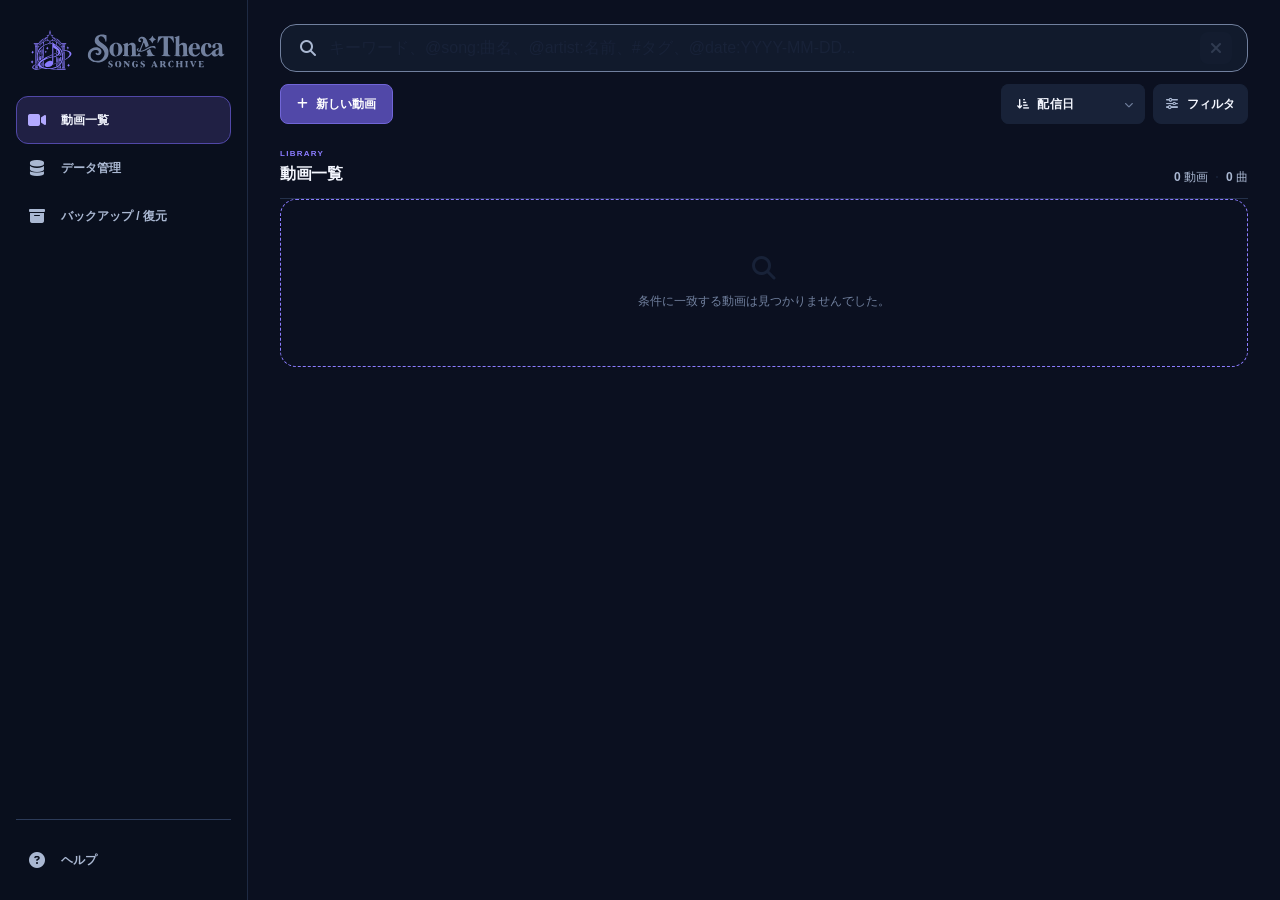
<file: index.html>
<!DOCTYPE html>
<html lang="ja" class="no-scrollbar">

<head>
  <meta charset="UTF-8">
  <meta name="viewport" content="width=device-width, initial-scale=1.0">
  <meta name="referrer" content="strict-origin-when-cross-origin">
  <title>SonA'Theca</title>

  <link rel="icon" type="image/svg+xml" href="./assets/logo-mark.svg">

  <link rel="stylesheet" href="css/tailwind.min.css">

  <link rel="stylesheet" href="https://cdnjs.cloudflare.com/ajax/libs/font-awesome/6.4.0/css/all.min.css">

  <script src="js/packages/jszip.min.js"></script>

  <script src="js/packages/marked.umd.js"></script>
  <style id="app-styles">
    :root {
      color-scheme: dark;
      --ui-sidebar: 248px;
      --ui-radius: 16px;
      --color-page-bg: #0B1020;
      --color-deep-bg: #080D19;
      --color-surface: #141D31;
      --color-surface-mid: #182238;
      --color-surface-bright: #202D47;
      --color-border: #2C3B59;
      --color-text: #F4F7FF;
      --color-text-muted: #AAB8D2;
      --color-text-soft: #91A1BF;
      --color-text-bright: #FFFFFF;
      --color-brand: #8B7CFF;
      --color-brand-soft: #B2A9FF;
      --color-accent-blue: #63D8F2;
      --color-accent-icon: #63D8F2;
      --color-hover-line: #8B7CFF;
      --color-muted-dark: #71809E;
      --color-meta: #AAB8D2;
      --color-meta-light: #C0CBE0;
      --color-code-text: #D9E8FF;
      --color-empty: #91A1BF;
      --color-modal: #111A2C;
      --color-brand-surface: #1A2440;
      --color-white: #FFFFFF;
      --ui-bg: #0B1020;
      --ui-surface: #141D31;
      --ui-surface-2: #182238;
      --ui-surface-3: #202D47;
      --ui-line: #2C3B59;
      --ui-line-strong: #8B7CFF;
      --ui-text: #F4F7FF;
      --ui-muted: #91A1BF;
      --ui-accent: #63D8F2;
      --ui-accent-2: #8B7CFF;
      --color-glass-border: #2C3B59;
      --color-glass-soft: #141D31;
      --color-accent-blue-soft: #1A2940;
      --color-accent-blue-09: #17233A;
      --color-accent-blue-16: #27365A;
      --color-accent-blue-24: #354A78;
      --color-accent-blue-28: #3C4E82;
      --color-accent-blue-50: #8B7CFF;
      --color-brand-border: #35456B;
      --color-brand-glow: #8B7CFF;
      --color-sidebar-bg: #090F1D;
      --color-panel-overlay: #10192B;
    }

    html,
    body {
      font-family: -apple-system, BlinkMacSystemFont, "Segoe UI", "Yu Gothic UI", "Hiragino Sans", "Yu Gothic", Meiryo, sans-serif;
      background: var(--color-page-bg) !important;
      color: var(--color-text) !important;
    }

    body,
    button,
    input,
    select,
    textarea {
      -webkit-font-smoothing: antialiased;
      text-rendering: optimizeLegibility;
    }

    body.stop-scroll {
      overflow: hidden !important;
    }

    .no-scrollbar::-webkit-scrollbar,
    ::-webkit-scrollbar {
      display: none;
      width: 0;
      height: 0;
    }

    .no-scrollbar,
    body {
      -ms-overflow-style: none;
      scrollbar-width: none;
    }

    .bg-base-bright {
      background-color: #182238;
    }

    .bg-base-sub {
      background-color: #0B1020;
    }

    .bg-base-mid {
      background-color: #0B1020;
    }

    .bg-base-dark {
      background-color: #0B1020;
    }

    .bg-base-deep {
      background-color: #0B1020;
    }

    .border-base {
      border-color: #0B1020;
    }

    .avatar-img {
      object-fit: cover;
      border-radius: 9999px;
    }

    select option {
      background-color: #0B1020;
      color: #F4F7FF;
    }

    .active-timestamp-item {
      animation: none;
    }

    .markdown-body h1 {
      font-size: 1.25rem;
      font-weight: bold;
      color: #F4F7FF;
      margin-bottom: 0.75rem;
      border-bottom: 1px solid #0B1020;
      padding-bottom: 0.5rem;
    }

    .markdown-body h2 {
      font-size: 1rem;
      font-weight: bold;
      color: #F4F7FF;
      margin-top: 1rem;
      margin-bottom: 0.5rem;
    }

    .markdown-body h3 {
      font-size: 1rem;
      font-weight: bold;
      color: #F4F7FF;
      margin-top: 0.75rem;
      margin-bottom: 0.25rem;
    }

    .markdown-body p {
      margin-bottom: 0.5rem;
      line-height: 1.6;
    }

    .markdown-body ul {
      list-style-type: disc;
      padding-left: 1.25rem;
      margin-bottom: 0.75rem;
    }

    .markdown-body li {
      margin-bottom: 0.25rem;
    }

    .markdown-body hr {
      border-color: #0B1020;
      margin: 1rem 0;
    }

    .markdown-body code {
      background-color: #0B1020;
      padding: 2px 0.25rem;
      font-family: monospace;
      font-size: 0.85em;
    }

    #helpModalContent img {
      display: block;
      width: 100%;
      max-width: 900px;
      max-height: 520px;
      object-fit: contain;
      margin: 1.5rem auto;
      border-radius: 16px;
      border: 1px solid #0B1020;
      background: #0B1020;
    }

    #helpModalContent img:hover {
      border-color: #182238;
    }

    #helpModalContent h1 {
      margin-top: 0;
      margin-bottom: 1rem;
      font-size: 1.75rem;
      line-height: 1.3;
      margin: 0 0 1.25rem;
      color: #F4F7FF;
    }

    #helpModalContent h2 {
      margin-top: 2.5rem;
      font-size: 1.25rem;
      line-height: 1.4;
      margin: 2rem 0 0.75rem;
      padding-bottom: 0.5rem;
      border-bottom: 1px solid #0B1020;
      color: #F4F7FF;
    }

    #helpModalContent h3 {
      margin-top: 1.5rem;
      font-size: 1rem;
      margin: 1.5rem 0 0.5rem;
      color: #F4F7FF;
    }

    #helpModalContent blockquote {
      margin: 1rem 0;
      padding: 0.75rem 1rem;
      border-left: 3px solid #182238;
      background: #0B1020;
      border-radius: 0 0.5rem 0.5rem 0;
      color: #AAB8D2;
    }

    #helpModalContent code {
      border: 1px solid #0B1020;
      padding: 2px 0.25rem;
      border-radius: 0.25rem;
      background: #0B1020;
      color: #F4F7FF;
      font-family: ui-monospace, SFMono-Regular, Consolas, monospace;
    }

    #helpModalContent pre {
      overflow-x: auto;
      padding: 1rem;
      margin: 1rem 0;
      border-radius: 0.75rem;
      background: #0B1020;
      border: 1px solid #0B1020;
    }

    #helpModalContent pre code {
      border: none;
      padding: 0;
      background: transparent;
    }

    #helpModalContent a {
      color: #AAB8D2;
      text-decoration: underline;
      text-underline-offset: 3px;
    }

    #helpModalContent hr {
      margin: 2rem 0;
      border-color: #0B1020;
    }

    #helpModalContent {
      line-height: 1.8;
    }

    #helpModalContent p {
      margin: 0.75rem 0;
    }

    #helpModalContent ul,
    #helpModalContent ol {
      margin: 0.75rem 0 1rem 1.5rem;
    }

    #helpModalContent li {
      margin: 0.25rem 0;
    }

    .help-hero {
      display: flex;
      align-items: center;
      gap: 1rem;
      padding: 1rem;
      margin: 0 0 1.5rem;
      border: 1px solid #0B1020;
      border-radius: 1rem;
      background: #182238;
    }

    .help-hero-icon {
      width: 3rem;
      height: 3rem;
      display: grid;
      place-items: center;
      flex: 0 0 auto;
      border-radius: 1rem;
      background: #182238;
      font-size: 1.5rem;
    }

    .help-hero-title {
      font-weight: 800;
      font-size: 1rem;
      color: #F4F7FF;
    }

    .help-hero-text {
      margin-top: 2px;
      font-size: 0.75rem;
      color: #71809E;
    }

    .help-grid {
      display: grid;
      grid-template-columns: repeat(2, minmax(0, 1fr));
      gap: 0.75rem;
      margin: 1rem 0 1.5rem;
    }

    .help-card {
      display: flex;
      flex-direction: column;
      gap: 0.25rem;
      padding: 1rem;
      border: 1px solid #0B1020;
      border-radius: 1rem;
      background: #0B1020;
    }

    .help-card-icon {
      font-size: 1.25rem;
      margin-bottom: 2px;
    }

    .help-card b {
      color: #F4F7FF;
      font-size: 0.75rem;
    }

    .help-card span {
      color: #71809E;
      font-size: 0.75rem;
      line-height: 1.6;
    }

    .help-image {
      display: block;
      width: 100%;
      max-width: 900px;
      margin: 1rem auto 1.5rem;
      border: 1px solid #0B1020;
      border-radius: 1rem;
      background: #0B1020;
      transition: transform .2s ease, border-color .2s ease;
    }

    .help-image:hover {
      transform: translateY(-1px);
      border-color: #182238;
    }

    .help-note {
      margin: 1.5rem 0 0.5rem;
      padding: 1rem;
      border: 1px solid #0B1020;
      border-radius: 1rem;
      background: #0B1020;
      color: #AAB8D2;
    }

    .help-image-modal {
      width: auto !important;
      height: auto !important;
      max-width: 95vw !important;
      max-height: 90vh !important;
      object-fit: contain;
      margin: 0 !important;
    }

    :focus-visible {
      outline: 3px solid #AAB8D2;
      outline-offset: 2px;
    }

    button,
    a,
    input,
    select,
    textarea {
      -webkit-tap-highlight-color: transparent;
    }

    button {
      touch-action: manipulation;
    }

    button:active:not(:disabled) {
      transform: translateY(1px);
    }

    button:disabled {
      cursor: not-allowed;
      opacity: .55;
    }

    body {
      line-height: 1.5;
      display: block !important;
      min-height: 100dvh;
      overflow-x: hidden;
      background: var(--ui-bg);
    }

    header {
      background: #0B1020 !important;
    }

    header h1 {
      letter-spacing: .02em;
    }

    header nav button {
      min-height: 2.5rem;
      transition: background-color .18s ease, border-color .18s ease, color .18s ease, transform .18s ease, box-shadow .18s ease;
    }

    header nav button:hover {
      transform: translateY(-1px);
    }

    main {
      padding-bottom: 2.5rem !important;
    }

    #streamTab>.sticky,
    #dataTab>.sticky {
      background: #0B1020;
      backdrop-filter: none;
    }

    #streamTab>.sticky>div>div:first-child>button,
    #streamerSubTab button,
    #backupTab button {
      min-height: 2.5rem;
    }

    input,
    select,
    textarea {
      transition: border-color .18s ease, box-shadow .18s ease, background-color .18s ease;
    }

    input:hover,
    select:hover,
    textarea:hover {
      border-color: #182238 !important;
    }

    input:focus,
    select:focus,
    textarea:focus {
      border-color: #71809E !important;
    }

    #streamListContainer>div {
      transition: border-color .2s ease, box-shadow .2s ease, transform .2s ease !important;
    }

    #streamListContainer>div:hover {
      border-color: #71809E !important;
      transform: translateY(-2px);
    }

    #streamListContainer>div>div:first-child {
      background: #0B1020 !important;
    }

    #streamListContainer [id^="acc-body-"]>div:last-child>div {
      transition: transform .16s ease, border-color .16s ease, background-color .16s ease;
    }

    #streamListContainer [id^="acc-body-"]>div:last-child>div:hover {
      transform: translateY(-1px);
      border-color: #71809E !important;
    }

    #songSubTab tbody tr:nth-child(even) {
      background: #0B1020;
    }

    #playerSidebar::-webkit-scrollbar,
    #streamerMasterList::-webkit-scrollbar {
      display: block;
      width: 8px;
    }

    #playerSidebar::-webkit-scrollbar-thumb,
    #streamerMasterList::-webkit-scrollbar-thumb {
      background: #182238;
      border-radius: 999px;
    }

    .mobile-topbar {
      display: none;
    }

    .sidebar-resize-handle {
      position: absolute;
      top: 0;
      right: -4px;
      width: 8px;
      height: 100%;
      border: 0;
      padding: 0;
      background: transparent;
      cursor: col-resize;
      touch-action: none;
      z-index: 10;
    }

    .sidebar-resize-handle::after {
      content: "";
      position: absolute;
      top: 50%;
      left: 4px;
      width: 2px;
      height: 48px;
      border-radius: 999px;
      background: transparent;
      transform: translateY(-50%);
      transition: height .16s ease, background-color .16s ease;
    }

    .sidebar-resize-handle:hover::after,
    .app-sidebar.is-resizing .sidebar-resize-handle::after {
      height: 68px;
      background: #182238;
    }

    .app-sidebar.is-resizing,
    .app-sidebar.is-resizing * {
      cursor: col-resize !important;
      user-select: none !important;
    }

    .app-sidebar {
      position: fixed;
      inset: 0 auto 0 0;
      z-index: 60;
      width: var(--ui-sidebar);
      display: flex;
      flex-direction: column;
      padding: 24px 16px 16px;
      backdrop-filter: none;
      color: #AAB8D2 !important;
      background: var(--color-sidebar-bg) !important;
    }

    .sidebar-brand {
      display: flex;
      gap: 12px;
      padding: 4px 8px 24px;
      align-items: center;
      background: #0B1020 !important;
      border-bottom-color: var(--color-brand-border) !important;
    }

    .sidebar-close {
      display: none;
    }

    .sidebar-nav {
      display: flex;
      flex-direction: column;
      gap: 0;
    }

    .sidebar-nav-item,
    .sidebar-help {
      width: 100%;
      min-height: 48px;
      display: flex;
      align-items: center;
      gap: 12px;
      padding: 0 8px;
      border: 1px solid transparent;
      border-radius: 12px;
      background: transparent;
      color: #71809E;
      font-size: 12px;
      font-weight: 650;
      text-align: left;
      transition: background .18s ease, color .18s ease, border-color .18s ease, transform .18s ease;
    }

    .sidebar-nav-item:hover,
    .sidebar-help:hover {
      color: #F4F7FF;
      background: #0B1020;
      border-color: var(--ui-line);
    }

    .sidebar-nav-item.is-active {
      background: #182238 !important;
      border-color: #71809E !important;
      color: #F4F7FF !important;
    }

    .sidebar-nav-icon {
      width: 24px;
      height: 24px;
      display: grid;
      place-items: center;
      flex: 0 0 auto;
      color: #71809E;
      font-size: 16px;
    }

    .sidebar-nav-item.is-active .sidebar-nav-icon,
    .sidebar-help:hover .sidebar-nav-icon {
      color: #71809E;
    }

    .sidebar-spacer {
      flex: 1;
    }

    .sidebar-footer {
      display: flex;
      flex-direction: column;
      gap: 8px;
      padding-top: 16px;
      border-top: 1px solid var(--ui-line);
    }

    .sidebar-help {
      padding-right: 8px;
    }

    .app-main {
      width: calc(100% - var(--ui-sidebar)) !important;
      max-width: none !important;
      margin-left: var(--ui-sidebar);
      min-height: 100dvh;
    }

    .tab-content {
      min-width: 0;
    }

    #streamTab {
      gap: 0 !important;
      padding-top: 24px !important;
    }

    .stream-toolbar {
      position: sticky;
      top: 0;
      z-index: 30;
      margin-top: -24px;
      padding: 24px 0 16px;
      background: #0B1020;
      isolation: isolate;
    }

    .stream-toolbar::before {
      content: "";
      position: absolute;
      left: 0;
      right: 0;
      top: -1px;
      bottom: 0;
      z-index: -1;
      background: #0B1020;
      backdrop-filter: none;
      border-bottom: 1px solid #0B1020;
    }

    .search-shell {
      position: relative;
      width: 100%;
    }

    .stream-search-input {
      width: 100%;
      height: 48px;
      padding: 0 48px 0 48px;
      border: 1px solid var(--ui-line);
      border-radius: 16px;
      background: #0B1020;
      color: #F4F7FF;
      font-size: 16px;
      outline: none;
    }

    .stream-search-input::placeholder {
      color: #182238;
    }

    .stream-search-input:focus {
      border-color: #182238 !important;
    }

    .search-shell-icon {
      position: absolute;
      left: 20px;
      top: 50%;
      z-index: 1;
      transform: translateY(-50%);
      color: #71809E;
      font-size: 16px;
      pointer-events: none;
    }

    .search-clear {
      position: absolute;
      right: 16px;
      top: 50%;
      width: 32px;
      height: 32px;
      transform: translateY(-50%);
      display: grid;
      place-items: center;
      border: 0;
      border-radius: 8px;
      background: #182238;
      color: #71809E;
      opacity: 1;
      visibility: visible;
      pointer-events: auto;
      transition: none;
    }

    .search-clear.hidden {
      opacity: .32;
      visibility: visible;
      pointer-events: auto;
    }

    .search-clear:hover {
      background: #182238;
      color: #AAB8D2;
    }

    .search-clear:active,
    .search-clear:focus {
      transform: translateY(-50%) !important;
    }

    .filter-toolbar {
      display: flex;
      align-items: center;
      justify-content: space-between;
      gap: 12px;
      padding-top: 12px;
    }

    .filter-toolbar-left,
    .filter-toolbar-right {
      display: flex;
      align-items: center;
      gap: 8px;
    }

    .filter-toolbar-right {
      margin-left: auto;
    }

    .sort-control {
      display: flex;
      align-items: center;
    }

    .app-select-wrap {
      position: relative;
      width: 144px;
      min-width: 120px;
      border-radius: 8px;
      background: var(--color-glass-soft);
    }

    .app-select-wrap::before {
      content: "";
      position: absolute;
      top: 50%;
      left: 16px;
      transform: translateY(-50%);
      color: #F4F7FF;
      font: 900 11px/1 "Font Awesome 6 Free";
      pointer-events: none;
      z-index: 2;
    }

    .app-select-wrap[data-sort-direction="up"]::before {
      content: "";
    }

    .app-select-wrap::after {
      content: "";
      position: absolute;
      top: 50%;
      right: 12px;
      transform: translateY(-50%);
      color: #71809E;
      font: 900 9px/1 "Font Awesome 6 Free";
      pointer-events: none;
    }

    .app-select-current-label {
      position: absolute;
      inset: 2px 32px 2px 36px;
      z-index: 1;
      display: flex;
      align-items: center;
      color: #F4F7FF;
      font-size: 12px;
      font-weight: 700;
      letter-spacing: .01em;
      pointer-events: none;
      white-space: nowrap;
      overflow: hidden;
      text-overflow: ellipsis;
    }

    .app-select {
      appearance: none;
      -webkit-appearance: none;
      width: 100%;
      height: 40px;
      padding: 0 32px 0 36px;
      border-radius: 8px;
      background: #182238;
      color: transparent;
      font-size: 12px;
      font-weight: 700;
      letter-spacing: .01em;
      cursor: pointer;
      outline: none;
    }

    .app-select option {
      padding: 8px 12px;
      background: #0B1020;
      color: #F4F7FF;
      font-weight: 650;
    }

    .app-select:hover {
      border-color: var(--ui-line-strong) !important;
      background: var(--ui-surface-3);
    }

    .app-select:focus {
      border-color: var(--color-accent-blue-50) !important;
    }

    .filter-badge.hidden {
      display: none !important;
    }

    .add-stream-button {
      height: 40px;
      display: inline-flex;
      align-items: center;
      justify-content: center;
      gap: 8px;
      border-radius: 8px;
      font-size: 12px;
      font-weight: 750;
      transition: transform .16s ease, background .16s ease, border-color .16s ease;
      padding: 0 16px;
      border: 1px solid #182238;
      background: #182238;
      color: #F4F7FF;
    }

    .filter-button.has-active-filters,
    .data-filter-modal-button.has-active-filters {
      background: #182238 !important;
      border-color: #AAB8D2 !important;
      color: #F4F7FF !important;
    }

    .filter-button.has-active-filters .filter-button-icon,
    .data-filter-modal-button.has-active-filters .filter-button-icon {
      color: #F4F7FF !important;
    }

    .filter-button {
      height: 40px;
      display: inline-flex;
      align-items: center;
      justify-content: center;
      gap: 8px;
      padding: 0 12px;
      border: 1px solid #182238;
      border-radius: 8px;
      background: var(--color-glass-soft);
      color: #F4F7FF;
      font-size: 12px;
      font-weight: 700;
      letter-spacing: .01em;
      cursor: pointer;
      outline: none;
      transition: background .16s ease, border-color .16s ease, box-shadow .16s ease;
    }

    .filter-button:hover {
      background: #182238;
      border-color: var(--ui-line-strong);
    }

    .filter-button:focus-visible {
      border-color: var(--color-accent-blue-50);
    }

    .filter-button-icon {
      color: #AAB8D2;
      font-size: 12px;
    }

    .filter-badge {
      min-width: 16px;
      height: 16px;
      display: inline-grid;
      place-items: center;
      padding: 0 4px;
      border-radius: 999px;
      background: var(--color-accent-blue-16);
      color: #AAB8D2;
      font-size: 8px;
      line-height: 1;
    }

    .add-stream-button:hover {
      transform: translateY(-1px);
      background: #182238;
    }

    .stream-list-section {
      min-width: 0;
    }

    .stream-list-heading {
      position: sticky;
      top: 140px;
      z-index: 20;
      display: flex;
      align-items: flex-end;
      justify-content: space-between;
      gap: 20px;
      /* margin: 0 0 12px; */
      padding: 8px 0 12px;
      background: #0B1020;
      border-bottom: 1px solid #0B1020;
      transform: translate3d(0, 0, 0);
      scroll-margin-top: 141px;
    }

    .section-eyebrow,
    .modal-eyebrow {
      margin: 0 0 2px;
      color: #182238;
      font-size: 8px;
      font-weight: 850;
      letter-spacing: .16em;
    }

    .stream-list-heading h2 {
      margin: 0;
      color: #F4F7FF;
      font-size: 16px;
      font-weight: 800;
      letter-spacing: -.02em;
    }

    .stream-counts {
      display: flex;
      align-items: center;
      gap: 8px;
      color: #71809E;
      font-size: 12px;
      white-space: nowrap;
    }

    .stream-counts b {
      color: #AAB8D2;
      font-weight: 800;
    }

    .count-divider {
      width: 2px;
      height: 2px;
      border-radius: 999px;
      background: #182238;
    }

    .stream-list {
      display: flex;
      flex-direction: column;
    }

    .stream-row {
      overflow: hidden;
      border: 0;
      border-bottom: 1px solid var(--ui-line);
      border-radius: 0;
      background: transparent;
      transition: background .16s ease;
    }

    .stream-row:first-child {
      /* border-top: 1px solid var(--ui-line); */
    }

    .stream-row:hover {
      background: var(--color-glass-soft);
    }

    .stream-row-main {
      min-height: 88px;
      display: grid;
      grid-template-columns: 128px minmax(0, 1fr) auto;
      align-items: center;
      gap: 16px;
      padding: 8px 12px;
    }

    .stream-thumb {
      position: relative;
      width: 128px;
      height: 72px;
      overflow: hidden;
      border-radius: 8px;
      background: #0B1020;
      cursor: pointer;
    }

    .stream-thumb img {
      width: 100%;
      height: 100%;
      display: block;
      object-fit: cover;
      transition: transform .25s ease;
    }

    .stream-row:hover .stream-thumb img {
      transform: scale(1.025);
    }

    .stream-thumb-overlay {
      position: absolute;
      inset: 0;
      display: grid;
      place-items: center;
      background: #0B1020;
      opacity: 0;
      transition: opacity .16s ease;
    }

    .stream-row:hover .stream-thumb-overlay,
    .stream-thumb:focus-visible .stream-thumb-overlay {
      opacity: 1;
    }

    .stream-thumb-play {
      width: 32px;
      height: 32px;
      display: grid;
      place-items: center;
      padding-left: 2px;
      border-radius: 999px;
      background: #F4F7FF;
      color: #182238;
    }

    .stream-info {
      min-width: 0;
      display: flex;
      flex-direction: column;
      justify-content: center;
    }

    .stream-title {
      overflow: hidden;
      color: #F4F7FF;
      font-size: 16px;
      font-weight: 700;
      line-height: 1.4;
      text-overflow: ellipsis;
      white-space: nowrap;
    }

    .stream-meta {
      display: flex;
      align-items: center;
      gap: 8px;
      min-width: 0;
      margin-top: 8px;
      color: #71809E;
      font-size: 12px;
      line-height: 1.4;
    }

    .stream-meta .streamer-name {
      overflow: hidden;
      color: #AAB8D2;
      font-weight: 650;
      text-overflow: ellipsis;
      white-space: nowrap;
    }

    .stream-meta .stream-date {
      color: #71809E;
      white-space: nowrap;
    }

    .stream-meta-separator {
      width: 2px;
      height: 2px;
      flex: 0 0 auto;
      border-radius: 50%;
      background: #182238;
    }

    .stream-actions {
      display: flex;
      align-items: center;
      justify-content: flex-end;
      gap: 8px;
    }

    .stream-song-count {
      min-width: 64px;
      height: 32px;
      display: inline-flex;
      align-items: center;
      justify-content: center;
      gap: 4px;
      padding: 0 8px;
      border: 1px solid var(--ui-line);
      border-radius: 8px;
      color: #AAB8D2;
      background: #0B1020;
      font-size: 12px;
      font-weight: 700;
      white-space: nowrap;
    }

    .stream-action-button {
      width: 32px;
      height: 32px;
      display: inline-grid;
      place-items: center;
      border: 1px solid var(--ui-line);
      border-radius: 8px;
      background: transparent;
      color: #71809E;
      font-size: 12px;
      transition: color .16s ease, background .16s ease, border-color .16s ease;
    }

    .stream-action-button:hover {
      color: #F4F7FF;
      background: var(--color-accent-blue-09);
      border-color: var(--color-accent-blue-24);
    }

    .stream-action-button.is-open {
      color: #AAB8D2;
      background: #0B1020;
      border-color: var(--color-accent-blue-28);
    }

    .timestamp-panel {
      border-top: 1px solid var(--ui-line);
      background: var(--color-panel-overlay);
    }

    .timestamp-row {
      display: grid;
      grid-template-columns: minmax(0, 1fr) minmax(72px, 15%) 72px 40px;
      align-items: center;
      gap: 12px;
      min-height: 48px;
      padding: 8px 16px;
      border-top: 1px solid #0B1020;
      color: #AAB8D2;
      font-size: 12px;
      text-align: right;
    }

    .timestamp-row:hover {
      background: var(--color-glass-soft);
    }

    .timestamp-song {
      min-width: 0;
      display: flex;
      align-items: baseline;
      gap: 8px;
      overflow: hidden;
      color: #F4F7FF;
      font-weight: 700;
      text-align: left;
      white-space: nowrap;
    }

    .timestamp-song-title,
    .timestamp-song-artist {
      overflow: hidden;
      text-overflow: ellipsis;
      white-space: nowrap;
    }

    .timestamp-song-title {
      color: #F4F7FF;
    }

    .timestamp-song-artist {
      color: #71809E;
      font-weight: 500;
      flex: 0 1 auto;
    }

    .timestamp-singer {
      min-width: 0;
      display: flex;
      justify-content: flex-end;
      overflow: visible;
    }

    .timestamp-singer .inline-flex {
      justify-content: flex-end;
      align-items: center;
      height: 28px;
    }

    .timestamp-singer .relative {
      display: flex;
      align-items: center;
      align-self: center;
    }

    .timestamp-singer .relative+.relative {
      margin-left: -8px !important;
    }

    .timestamp-song-memo {
      display: block;
      color: var(--text-muted);
      font-size: 10px;
      line-height: 1.35;
      overflow: hidden;
      text-overflow: ellipsis;
      white-space: nowrap;
      max-width: 100%;
    }
    .timestamp-song-memo i { margin-right: 3px; }

    .timestamp-value {
      color: #AAB8D2;
      font-family: ui-monospace, SFMono-Regular, Menlo, monospace;
      font-size: 8px;
      font-weight: 700;
    }

    .timestamp-play {
      width: 32px;
      height: 32px;
      display: grid;
      place-items: center;
      margin-left: auto;
      border: 1px solid #182238;
      border-radius: 8px;
      background: var(--color-accent-blue-soft);
      color: #AAB8D2;
    }

    .empty-stream-state {
      padding: 56px 24px;
      border: 1px dashed var(--ui-line-strong);
      border-radius: 16px;
      background: #0B1020;
      color: #71809E;
      text-align: center;
    }

    .empty-stream-state i {
      margin-bottom: 12px;
      color: #182238;
      font-size: 24px;
    }

    .empty-stream-state p {
      margin: 0;
      font-size: 12px;
    }

    .filter-modal.hidden {
      display: none !important;
    }

    .filter-select-field {
      width: 100%;
      min-height: 56px;
      display: flex;
      align-items: center;
      justify-content: space-between;
      gap: 16px;
      padding: 8px 16px;
      border: 1px solid var(--ui-line);
      border-radius: 12px;
      background: #0B1020;
      color: #F4F7FF;
      text-align: left;
      cursor: pointer;
      transition: border-color .16s ease, background .16s ease;
    }

    .filter-select-field:hover,
    .filter-select-field[aria-expanded="true"] {
      border-color: #182238;
      background: #0B1020;
    }

    .filter-select-field-copy {
      min-width: 0;
      display: flex;
      flex-direction: column;
      gap: 4px;
    }

    .filter-select-field-label {
      color: #71809E;
      font-size: 8px;
      font-weight: 750;
    }

    .filter-select-field-value {
      overflow: hidden;
      color: #F4F7FF;
      font-size: 12px;
      font-weight: 700;
      text-overflow: ellipsis;
      white-space: nowrap;
    }

    .filter-select-field>i {
      flex: 0 0 auto;
      color: #71809E;
      font-size: 8px;
      transition: transform .18s ease;
    }

    .filter-select-field[aria-expanded="true"]>i {
      transform: rotate(180deg);
      color: #AAB8D2;
    }

    .filter-select-wrap {
      position: relative;
      width: 100%;
      min-width: 0;
    }

    .filter-select-panel {
      position: absolute;
      z-index: 120;
      top: calc(100% + 8px);
      left: 0;
      right: 0;
      margin-top: 0;
      padding: 8px;
      border: 1px solid var(--ui-line);
      border-radius: 12px;
      background: #0B1020;
    }

    .filter-select-panel.hidden {
      display: none;
    }

    .filter-modal-search {
      position: relative;
      margin-bottom: 12px;
    }

    .filter-modal-search i {
      position: absolute;
      left: 12px;
      top: 50%;
      transform: translateY(-50%);
      color: #182238;
      font-size: 12px;
    }

    .filter-modal-search input {
      width: 100%;
      height: 40px;
      padding: 0 12px 0 32px;
      border: 1px solid var(--ui-line);
      border-radius: 8px;
      background: #0B1020;
      color: #F4F7FF;
      font-size: 12px;
      outline: none;
    }

    .filter-modal-search input:focus {
      border-color: #182238 !important;
    }

    /* フィルタモーダルの日付入力も既存の入力欄・アイコン操作に合わせる */
    .stream-date-filter-control {
      display: flex;
      align-items: center;
      gap: 6px;
    }
    .stream-date-filter-control > input[type="text"] {
      flex: 1 1 auto;
      min-width: 0;
      width: 100%;
      height: 40px;
      padding: 0 12px;
      border: 1px solid var(--ui-line);
      border-radius: 8px;
      background: #0B1020;
      color: #F4F7FF;
      font-size: 12px;
      outline: none;
    }
    .stream-date-filter-control > input[type="text"]:focus {
      border-color: #8B7CFF;
    }
    .stream-date-picker-button {
      position: relative;
      display: inline-flex;
      flex: 0 0 40px;
      width: 40px;
      height: 40px;
      align-items: center;
      justify-content: center;
      border: 1px solid var(--ui-line);
      border-radius: 8px;
      background: #111A2C;
      color: var(--ui-muted);
      cursor: pointer;
    }
    .stream-date-picker-button:hover,
    .stream-date-picker-button:focus-within {
      border-color: #8B7CFF;
      color: #B2A9FF;
    }
    .stream-date-picker-button input[type="date"] {
      position: absolute;
      inset: 0;
      width: 100%;
      height: 100%;
      opacity: 0;
      cursor: pointer;
    }

    .filter-options {
      overflow-y: auto;
      max-height: 352px;
      padding-right: 2px;
    }

    .filter-option {
      display: flex;
      align-items: center;
      gap: 12px;
      width: 100%;
      min-height: 44px;
      padding: 8px 8px;
      border: 1px solid transparent;
      border-radius: 8px;
      background: transparent;
      color: #AAB8D2;
      text-align: left;
      cursor: pointer;
    }

    .filter-option:hover {
      background: var(--color-glass-border);
    }

    .filter-option.is-selected {
      border-color: #182238;
      background: var(--color-accent-blue-soft);
      color: #F4F7FF;
    }

    .filter-radio {
      width: 16px;
      height: 16px;
      display: grid;
      place-items: center;
      flex: 0 0 auto;
      border: 1px solid #182238;
      border-radius: 50%;
    }

    .filter-option.is-selected .filter-radio {
      border-color: #71809E;
      background: #71809E;
    }

    .filter-option-copy {
      min-width: 0;
      display: flex;
      flex-direction: column;
      gap: 1px;
    }

    .filter-option-name {
      overflow: hidden;
      font-size: 12px;
      font-weight: 700;
      text-overflow: ellipsis;
      white-space: nowrap;
    }

    .filter-option-account {
      overflow: hidden;
      color: #182238;
      font-size: 8px;
      text-overflow: ellipsis;
      white-space: nowrap;
    }

    #dataTab>.sticky,
    #backupTab>.sticky {
      top: 0 !important;
      background: #182238;
    }

    #dataTab .bg-base-mid,
    #backupTab .bg-base-mid {
      background: #0B1020 !important;
      border-color: var(--ui-line) !important;
    }

    #dataTab .bg-base-dark,
    #backupTab .bg-base-dark {
      background: #0B1020 !important;
      border-color: var(--ui-line) !important;
    }

    #dataTab button,
    #backupTab button {
      border-radius: 8px;
    }

    .sidebar-brand-visual {
      display: flex;
      align-items: center;
      padding-left: 4px;
      width: max-content;
      min-width: max-content;
      flex: 0 0 auto;
      gap: 4px !important;
    }

    .sidebar-brand-logo {
      object-fit: contain;
      width: 160px !important;
      min-width: 160px !important;
      max-width: none !important;
      height: 44px;
      max-height: 40px !important;
      flex: 0 0 158px !important;
      background-color: #71809E !important;
      mask: url("./assets/logo.svg") center / contain no-repeat;
      -webkit-mask: url("./assets/logo.svg") center / contain no-repeat;
    }

    .sidebar-nav-item.is-active .sidebar-nav-icon {
      background: var(--brand-glow);
      color: #F4F7FF !important;
    }

    .app-sidebar .sidebar-section-label {
      color: #71809E !important;
    }

    .app-sidebar .sidebar-nav-item {
      color: #AAB8D2 !important;
    }

    .app-sidebar .sidebar-nav-item:hover {
      color: #F4F7FF !important;
      background: #0B1020 !important;
    }

    .app-sidebar .sidebar-nav-item.is-active {
      color: #F4F7FF !important;
      background: #0B1020 !important;
    }

    .sidebar-brand-mark,
    .app-brand-mark-v8,
    .mobile-brand-mark {
      display: inline-flex;
      align-items: center;
      justify-content: center;
      color: #71809E;
      line-height: 0;
      flex: 0 0 auto;
    }

    .sidebar-brand-mark {
      width: 44px;
      height: 44px;
      min-width: 44px;
      min-height: 44px;
      flex: 0 0 44px;
      color: #71809E;
      background-color: #71809E !important;
      filter: none !important;
      mask: url("./assets/mark.svg") center / contain no-repeat;
      -webkit-mask: url("./assets/mark.svg") center / contain no-repeat;
    }

    .sidebar-brand-mark svg {
      width: 100%;
      height: 100%;
      fill: currentColor;
      color: currentColor;
    }

    .sidebar-brand,
    .sidebar-brand-visual {
      background: transparent !important;
      background-image: none !important;
    }

    .sidebar-brand::before,
    .sidebar-brand::after,
    .sidebar-brand-visual::before,
    .sidebar-brand-visual::after {
      background: transparent !important;
    }

    .mobile-brand-logo {
      display: inline-flex;
      align-items: center;
      justify-content: center;
      width: 44px;
      height: 44px;
      flex: 0 0 44px;
      line-height: 0;
      background-color: #71809E;
      mask: url("./assets/mark.svg") center / contain no-repeat;
      -webkit-mask: url("./assets/mark.svg") center / contain no-repeat;
    }

    .mobile-brand-logo svg {
      display: block;
      width: 100%;
      height: 100%;
    }

    .mobile-brand-logo svg [fill]:not([fill="none"]) {
      fill: currentColor !important;
    }

    .mobile-brand-logo svg [stroke]:not([stroke="none"]) {
      stroke: currentColor !important;
    }

    .empty-stream-state.is-compact {
      padding: 28px 16px;
      margin-top: 4px;
    }

    .app-modal {
      --app-modal-width: 560px;
      --app-modal-height: 420px;
      position: fixed;
      inset: 0;
      z-index: 70;
      display: flex;
      align-items: center;
      justify-content: center;
      padding: 20px;
      background: #0B1020;
      backdrop-filter: none;
    }

    .app-modal[data-modal-width="sm"] {
      --app-modal-width: 420px;
    }

    .app-modal[data-modal-width="md"] {
      --app-modal-width: 560px;
    }

    .app-modal[data-modal-width="lg"] {
      --app-modal-width: 820px;
    }

    .app-modal[data-modal-width="xl"] {
      --app-modal-width: 960px;
    }

    .app-modal[data-modal-height="sm"] {
      --app-modal-height: 260px;
    }

    .app-modal[data-modal-height="md"] {
      --app-modal-height: 420px;
    }

    .app-modal[data-modal-height="lg"] {
      --app-modal-height: 680px;
    }

    .app-modal[data-modal-height="xl"] {
      --app-modal-height: 760px;
    }

    .app-modal-card {
      width: min(var(--app-modal-width), calc(100vw - 40px));
      height: min(var(--app-modal-height), calc(100dvh - 40px));
      min-height: 0;
      display: flex;
      flex-direction: column;
      overflow: hidden;
      border: 1px solid #182238;
      border-radius: 4px;
      background: #0B1020;
    }

    .app-modal-header {
      position: relative;
      flex: 0 0 auto;
      min-height: 48px;
      display: flex;
      align-items: center;
      justify-content: center;
      padding: 8px 20px;
      background: #0B1020;
      border-bottom: 1px solid #0B1020;
    }

    .app-modal-title {
      display: flex;
      align-items: center;
      justify-content: center;
      gap: 8px;
      width: 100%;
      margin: 0;
      color: #F4F7FF;
      font-size: 16px;
      font-weight: 800;
      letter-spacing: .02em;
      text-align: center;
    }

    .app-modal-title::before,
    .app-modal-title::after {
      content: "";
      width: 24px;
      height: 1px;
      flex: 0 0 26px;
      background: #182238;
    }

    .app-modal-title::after {
      transform: scaleX(-1);
    }

    .app-modal-title i {
      color: #71809E;
      font-size: 11px;
    }

    .app-modal-body {
      flex: 1 1 auto;
      padding: 24px;
      min-height: 0;
      overflow-y: auto;
      overflow-x: hidden;
      scrollbar-width: none;
      -ms-overflow-style: none;
    }

    .app-modal-body::-webkit-scrollbar {
      display: none;
      width: 0;
      height: 0;
    }

    .app-modal-footer {
      flex: 0 0 auto;
      min-height: 52px;
      display: flex;
      align-items: center;
      justify-content: center;
      gap: 8px;
      padding: 8px 16px;
      background: #0B1020;
      border-top: 1px solid #0B1020;
    }

    .app-modal-footer--between {
      position: relative;
      justify-content: center;
    }

    .app-modal-footer--between .app-modal-footer-start {
      position: absolute;
      left: 16px;
    }

    .app-modal-footer-start,
    .app-modal-footer-end {
      display: flex;
      align-items: center;
      gap: 8px;
    }

    .app-modal-footer button {
      border-radius: 4px !important;
    }

    .app-modal-card input,
    .app-modal-card select,
    .app-modal-card textarea {
      border-radius: 4px !important;
    }

    .app-modal-card .rounded-xl,
    .app-modal-card .rounded-lg,
    .app-modal-card .rounded-2xl {
      border-radius: 4px !important;
    }

    .app-modal-confirm-message {
      margin: 0;
      color: #F4F7FF;
      font-size: 14px;
      line-height: 1.7;
    }

    .data-management-shell {
      display: flex;
      flex-direction: column;
      gap: 12px;
      position: sticky;
      top: 0;
      background: #0B1020;
      padding: 24px 0 16px;
    }

    .data-subtabs {
      display: flex;
      align-items: flex-end;
      gap: 24px;
      min-height: 44px;
      border-bottom: 1px solid var(--ui-line);
      overflow-x: auto;
      scrollbar-width: none;
      padding: 0 0 0 8px;
    }

    .data-subtabs::-webkit-scrollbar {
      display: none;
    }

    .data-subtab {
      position: relative;
      min-height: 36px;
      display: inline-flex;
      align-items: flex-end;
      justify-content: center;
      gap: 8px;
      padding: 0 0 6px 0;
      border: 0;
      background: transparent;
      color: #71809E;
      font-size: 12px;
      font-weight: 700;
      white-space: nowrap;
      cursor: pointer;
    }

    .data-subtab::after {
      content: "";
      position: absolute;
      left: -8px;
      right: -8px;
      bottom: -1px;
      height: 2px;
      background: transparent;
    }

    .data-subtab:hover {
      color: #AAB8D2;
      background: transparent !important;
    }

    .data-subtab.is-active {
      color: #F4F7FF;
    }

    .data-subtab.is-active:hover {
      color: #F4F7FF;
      background: transparent !important;
    }

    .data-subtab.is-active::after {
      background: #AAB8D2;
    }

    .data-subtab i {
      color: #71809E;
      font-size: 12px;
    }

    .data-subtab.is-active i {
      color: #AAB8D2;
    }

    .data-search-toolbar {
      display: none;
      flex-direction: column;
      gap: 12px;
    }

    .data-search-toolbar.is-active {
      display: flex !important;
    }

    .data-search-toolbar .sort-control .app-select-wrap {
      background: var(--color-glass-soft);
    }

    .data-search-toolbar .sort-control .app-select {
      background: #182238;
      color: transparent;
    }

    .data-search-toolbar .filter-toolbar {
      padding-top: 0;
    }

    .data-list-surface {
      overflow: hidden;
      border: 1px solid var(--ui-line);
      border-radius: 12px;
      background: #0B1020;
    }

    .data-list-surface table {
      background: #0B1020;
    }

    .data-list-surface thead {
      background: #182238;
      color: #AAB8D2;
      font-size: 8px;
      letter-spacing: .05em;
    }

    .data-list-surface tbody tr {
      border-color: var(--ui-line);
      background: #0B1020;
      transition: background .16s ease;
    }

    .data-list-surface tbody tr:hover {
      background: #0B1020;
    }

    .data-card-list>.bg-base-mid {
      border: 0 !important;
      border-bottom: 1px solid var(--ui-line) !important;
      border-radius: 0 !important;
      background: #0B1020 !important;
      box-shadow: none !important;
    }

    .data-card-list>.bg-base-mid:last-child {
      border-bottom: 0 !important;
    }

    header,
    .app-sidebar,
    .mobile-topbar {
      background: #0B1020 !important;
    }

    .app-main,
    .stream-toolbar,
    .stream-list-heading {
      background: #0B1020 !important;
    }

    .stream-row:hover,
    .timestamp-row:hover,
    .sidebar-nav-item:hover,
    .sidebar-help:hover {
      background: #182238 !important;
    }

    .app-modal-card,
    .filter-modal-card,
    .help-card,
    .help-note,
    .help-hero,
    .filter-select-field,
    .app-select-wrap,
    .filter-button,
    .stream-song-count {
      background: #182238 !important;
    }

    .app-modal-header,
    .app-modal-footer {
      background: #71809E !important;
    }

    .app-modal,
    .filter-modal,
    .sidebar-overlay {
      background: #0B1020 !important;
    }

    input,
    select,
    textarea,
    .stream-search-input,
    .app-select,
    .icon-button,
    .modal-close-button {
      border-color: #71809E !important;
    }

    button:hover,
    .filter-button:hover,
    .app-select:hover {
      background: #71809E !important;
    }

    .stream-title,
    .stream-list-heading h2,
    .app-modal-title,
    .sidebar-title,
    .timestamp-song-title {
      color: #F4F7FF !important;
    }

    .stream-meta,
    .stream-meta .streamer-name,
    .stream-meta .stream-date,
    .stream-counts,
    .sidebar-section-label,
    .sidebar-status,
    .toolbar-label,
    .timestamp-header,
    .timestamp-song-artist {
      color: #AAB8D2 !important;
    }

    .sidebar-nav-item,
    .sidebar-help,
    .sidebar-nav-icon,
    .search-shell-icon,
    .filter-button-icon,
    .stream-action-button,
    .timestamp-value {
      color: #AAB8D2 !important;
    }

    .text-mono-primary {
      color: #F4F7FF !important;
    }

    .text-mono-muted {
      color: #AAB8D2 !important;
    }

    .bg-mono-surface {
      background-color: #182238 !important;
    }

    .border-mono {
      border-color: #71809E !important;
    }

    .sidebar-close,
    .icon-button,
    .modal-close-button,
    .stream-action-button,
    .timestamp-play,
    .search-clear {
      border: 0 !important;
    }

    #dataTab #songSubTab .data-list-surface {
      overflow: hidden;
      border: 1px solid #182238;
      border-radius: 12px;
      background: #0B1020;
      box-shadow: none;
    }

    #dataTab #songSubTab .overflow-x-auto {
      overflow-x: auto;
    }

    #dataTab #songSubTab table {
      border-spacing: 0;
      width: 100%;
      border-collapse: collapse;
      table-layout: fixed;
      background: #000;
    }

    #dataTab #songSubTab thead tr {
      border-bottom: 1px solid var(--ui-line-strong);
    }

    #dataTab #songSubTab thead th {
      height: 44px;
      font-size: 9px;
      letter-spacing: .04em;
      vertical-align: middle;
      white-space: nowrap;
      background: #182238;
      color: #fff;
      border: 0;
      border-bottom: 1px solid var(--ui-line-strong);
      padding: 12px 14px;
      font-weight: 600;
      text-align: left;
      border-left: 1px solid #71809E;
    }

    #dataTab #songSubTab tbody tr {
      transition: background-color .16s ease;
      background: #000;
    }

    #dataTab #songSubTab tbody tr:hover {
      background: #0B1020;
    }

    #dataTab #songSubTab tbody td {
      border: 0;
      border-bottom: 1px solid var(--ui-line);
      padding: 12px 14px;
      vertical-align: middle;
      border-left: 1px solid #182238;
    }

    #dataTab #songSubTab tbody tr:last-child td {
      border-bottom: 0;
    }

    #dataTab .data-list-row,
    #dataTab .data-list-surface .data-list-row {
      display: flex;
      align-items: center;
      gap: 14px;
      min-height: 56px;
      padding: 12px 14px;
      margin: 0;
      border: 0;
      border-bottom: 1px solid var(--ui-line);
      border-radius: 0;
      background: #000;
      box-shadow: none;
    }

    #dataTab .data-unified-empty {
      min-height: 100px;
      display: flex;
      align-items: center;
      justify-content: center;
      color: var(--color-text-muted);
      font-size: 12px;
      padding: 48px 20px;
      text-align: center;
    }

    #dataTab #songSubTab thead th:first-child {
      border-left: 0;
    }

    #dataTab #songSubTab tbody td:first-child {
      border-left: 0;
    }

    #dataTab #songSubTab .song-list-surface {
      overflow: visible;
      border: 0;
      border-radius: 0;
      background: transparent;
      box-shadow: none;
    }

    #dataTab #songSubTab .song-list-main {
      grid-area: main;
      padding-left: 12px;
    }

    #dataTab #songSubTab .song-list-title {
      min-width: 0;
      display: flex;
      align-items: baseline;
      gap: 8px;
      color: var(--color-text);
      font-size: 14px;
      font-weight: 700;
      line-height: 1.5;
    }

    #dataTab #songSubTab .song-list-icon {
      flex: 0 0 auto;
      width: 16px;
      color: var(--color-text-muted);
      font-size: 12px;
      text-align: center;
    }

    #dataTab #songSubTab .song-list-title-text,
    #dataTab #songSubTab .song-list-artist {
      min-width: 0;
      overflow: hidden;
      text-overflow: ellipsis;
      white-space: nowrap;
    }

    #dataTab #songSubTab .song-list-title-text {
      color: var(--color-text);
    }

    #dataTab #songSubTab .song-list-separator {
      flex: 0 0 auto;
      color: var(--color-text-muted);
      font-weight: 400;
    }

    #dataTab #songSubTab .song-list-artist {
      color: var(--color-text-muted);
      font-weight: 500;
    }

    #dataTab #songSubTab .song-list-count {
      grid-area: count;
      padding-left: 16px;
      padding-right: 16px;
      color: var(--color-text-muted);
      font-size: 12px;
      white-space: nowrap;
    }

    #dataTab #songSubTab .song-list-count strong {
      color: var(--color-text);
      font-size: 13px;
      font-weight: 750;
    }

    #dataTab #songSubTab .song-list-count-unit {
      margin-left: 2px;
    }

    #dataTab #songSubTab .song-list-actions {
      grid-area: actions;
      display: flex;
      align-items: center;
      justify-content: flex-end;
      gap: 4px;
      padding-right: 12px;
    }

    #dataTab #songSubTab .song-list-icon-button,
    #dataTab #songSubTab .song-list-history-button {
      width: 32px;
      height: 32px;
      display: inline-grid;
      place-items: center;
      flex: 0 0 32px;
      padding: 0;
      border: 0;
      border-radius: 8px;
      background: transparent;
      color: var(--color-text-muted);
      font-size: 12px;
      cursor: pointer;
      transition: background-color .16s ease, color .16s ease;
    }

    #dataTab #songSubTab .song-list-icon-button:hover,
    #dataTab #songSubTab .song-list-history-button:hover {
      background: var(--color-surface);
      color: var(--color-text);
    }

    #dataTab #songSubTab .song-list-icon-button:focus-visible,
    #dataTab #songSubTab .song-list-history-button:focus-visible {
      outline: 2px solid var(--color-text-muted);
      outline-offset: 2px;
    }

    #dataTab #songSubTab .song-list-history-cell {
      grid-area: history;
      padding: 0 !important;
    }

    #dataTab .song-list-history.hidden {
      display: none !important;
    }

    #dataTab #songSubTab .song-list-history,
    #dataTab #singerSubTab .song-list-history {
      display: flex;
      flex-direction: column;
      max-height: none;
      overflow: visible;
      gap: 0;
      padding: 0;
    }

    #dataTab #songSubTab .song-history-row {
      min-width: 0;
      display: grid;
      grid-template-columns: 112px minmax(0, 1fr) auto;
      align-items: center;
      gap: 14px;
      min-height: 72px;
      padding: 10px 12px;
      border-top: 1px solid var(--ui-line);
      background: transparent;
    }

    #dataTab #songSubTab .song-history-row:hover {
      background: var(--color-glass-soft);
    }

    #dataTab #songSubTab .song-history-thumb {
      position: relative;
      width: 112px;
      height: 63px;
      overflow: hidden;
      display: block;
      padding: 0;
      border: 0;
      border-radius: 6px;
      background: #0B1020;
      cursor: pointer;
    }

    #dataTab #songSubTab .song-history-thumb img {
      width: 100%;
      height: 100%;
      display: block;
      object-fit: cover;
    }

    #dataTab #songSubTab .song-history-thumb-play {
      position: absolute;
      inset: 0;
      display: grid;
      place-items: center;
      background: #0B1020;
      color: #F4F7FF;
      opacity: 0;
      transition: opacity .16s ease;
    }

    #dataTab #songSubTab .song-history-thumb:hover .song-history-thumb-play,
    #dataTab #songSubTab .song-history-thumb:focus-visible .song-history-thumb-play {
      opacity: .78;
    }

    #dataTab #songSubTab .song-history-info {
      min-width: 0;
      display: flex;
      flex-direction: column;
      justify-content: center;
      gap: 6px;
    }

    #dataTab #songSubTab .song-history-title {
      min-width: 0;
      overflow: hidden;
      color: var(--color-text);
      font-size: 13px;
      font-weight: 700;
      line-height: 1.4;
      text-overflow: ellipsis;
      white-space: nowrap;
    }

    #dataTab #songSubTab .song-history-meta {
      min-width: 0;
      display: flex;
      align-items: center;
      gap: 8px;
      color: var(--color-text-muted);
      font-size: 10px;
      line-height: 1.3;
    }

    #dataTab #songSubTab .song-history-account {
      min-width: 0;
      display: inline-flex;
      align-items: center;
      gap: 5px;
      overflow: hidden;
    }

    #dataTab #songSubTab .song-history-account>span:last-child {
      overflow: hidden;
      text-overflow: ellipsis;
      white-space: nowrap;
    }

    #dataTab #songSubTab .song-history-meta-divider {
      width: 2px;
      height: 2px;
      flex: 0 0 auto;
      border-radius: 50%;
      background: var(--color-surface);
    }

    #dataTab #songSubTab .song-history-singers {
      display: inline-flex;
      align-items: center;
      flex: 0 0 auto;
    }

    #dataTab #songSubTab .song-history-singers .inline-flex {
      height: 20px;
      align-items: center;
    }

    #dataTab #songSubTab .song-history-singers .relative {
      align-self: center;
    }

    #dataTab #songSubTab .song-history-timestamp {
      min-width: 68px;
      display: inline-flex;
      align-items: center;
      justify-content: flex-end;
      gap: 6px;
      padding: 8px 0 8px 12px;
      border: 0;
      background: transparent;
      color: var(--color-text-muted);
      font-family: ui-monospace, SFMono-Regular, Menlo, monospace;
      font-size: 10px;
      font-weight: 700;
      white-space: nowrap;
      cursor: pointer;
    }

    #dataTab #songSubTab .song-history-timestamp:hover,
    #dataTab #songSubTab .song-history-timestamp:focus-visible {
      color: var(--color-text);
    }

    #dataTab #songSubTab .song-history-timestamp i {
      font-size: 9px;
    }

    #dataTab .song-list-surface {
      overflow: visible;
      border: 0;
      border-radius: 0;
      background: transparent
    }

    #dataTab .song-list-body {
      width: 100%;
      min-width: 0
    }

    #dataTab .song-list-row {
      display: grid;
      grid-template-columns: minmax(0, 1fr) auto auto;
      grid-template-areas: "main count actions" "history history history";
      align-items: center;
      min-width: 0;
      min-height: 64px;
      border-top: 1px solid var(--ui-line);
      background: transparent
    }

    #dataTab .song-list-row:last-child {
      border-bottom: 1px solid var(--ui-line)
    }

    #dataTab .song-list-row:hover {
      background: var(--color-glass-soft)
    }

    #dataTab .song-list-main {
      grid-area: main;
      min-width: 0;
      padding: 14px 12px
    }

    #dataTab .song-list-title {
      min-width: 0;
      display: flex;
      align-items: baseline;
      gap: 8px;
      line-height: 1.5
    }

    #dataTab .song-list-title-text,
    #dataTab .song-list-artist {
      min-width: 0;
      overflow: hidden;
      text-overflow: ellipsis;
      white-space: nowrap
    }

    #dataTab .song-list-title-text {
      color: var(--color-text);
      font-size: 14px;
      font-weight: 700
    }

    #dataTab .song-list-artist {
      color: var(--color-text-muted);
      font-size: 13px;
      font-weight: 500
    }

    #dataTab .song-list-icon {
      flex: 0 0 auto;
      width: 16px;
      color: var(--color-text-muted);
      font-size: 12px;
      text-align: center
    }

    #dataTab .song-list-separator {
      flex: 0 0 auto;
      color: var(--color-text-muted);
      font-weight: 400
    }

    #dataTab .song-list-count {
      grid-area: count;
      padding: 0 16px;
      color: var(--color-text-muted);
      font-size: 12px;
      white-space: nowrap
    }

    #dataTab .song-list-count strong {
      color: var(--color-text);
      font-size: 13px;
      font-weight: 750
    }

    #dataTab .song-list-count-unit {
      margin-left: 2px
    }

    #dataTab .song-list-actions {
      grid-area: actions;
      display: flex;
      align-items: center;
      justify-content: flex-end;
      gap: 4px;
      padding-right: 12px
    }

    #dataTab .song-list-icon-button,
    #dataTab .song-list-history-button {
      width: 32px;
      height: 32px;
      display: inline-grid;
      place-items: center;
      flex: 0 0 32px;
      padding: 0;
      border: 0;
      border-radius: 8px;
      background: transparent;
      color: var(--color-text-muted);
      font-size: 12px;
      cursor: pointer
    }

    #dataTab .song-list-icon-button:hover,
    #dataTab .song-list-history-button:hover {
      background: var(--color-surface);
      color: var(--color-text)
    }

    #dataTab .song-list-history-cell {
      grid-area: history;
      min-width: 0;
      padding: 0
    }

    #dataTab .song-list-history {
      width: auto;
      margin: 0 0 12px 20px;
      display: flex;
      flex-direction: column;
      min-width: 0;
      overflow: hidden;
      border-left: 0;
      max-width: 100%;
      position: relative;
      box-sizing: border-box
    }

    #dataTab .song-history-row {
      min-width: 0;
      display: grid;
      grid-template-columns: 112px minmax(0, 1fr) auto;
      align-items: center;
      gap: 14px;
      min-height: 72px;
      padding: 10px 12px 10px 14px;
      border-top: 1px solid var(--ui-line);
      background: transparent
    }

    #dataTab .song-history-row:first-child {
      border-top: 0
    }

    #dataTab .song-history-row:hover {
      background: var(--color-glass-soft)
    }

    #dataTab .song-history-thumb {
      position: relative;
      width: 112px;
      height: 63px;
      overflow: hidden;
      display: block;
      padding: 0;
      border: 0;
      border-radius: 6px;
      background: #000;
      cursor: pointer
    }

    #dataTab .song-history-thumb img {
      width: 100%;
      height: 100%;
      display: block;
      object-fit: cover
    }

    #dataTab .song-history-info {
      min-width: 0
    }

    #dataTab .song-history-title {
      min-width: 0;
      overflow: hidden;
      color: var(--color-text);
      font-size: 13px;
      font-weight: 700;
      line-height: 1.4;
      text-overflow: ellipsis;
      white-space: nowrap
    }

    #dataTab .song-history-meta {
      min-width: 0;
      display: flex;
      align-items: center;
      gap: 8px;
      margin-top: 5px;
      color: var(--color-text-muted);
      font-size: 10px;
      line-height: 1.3
    }

    #dataTab .song-history-account,
    #dataTab .song-history-date,
    #dataTab .song-history-singer-label,
    #dataTab .song-history-singers {
      flex: 0 0 auto
    }

    #dataTab .song-history-account {
      min-width: 0;
      display: inline-flex;
      align-items: center;
      gap: 5px
    }

    #dataTab .song-history-account>span:last-child {
      max-width: 180px;
      overflow: hidden;
      text-overflow: ellipsis;
      white-space: nowrap
    }

    #dataTab .song-history-date,
    #dataTab .song-history-singer-label {
      white-space: nowrap
    }

    #dataTab .song-history-singers {
      display: inline-flex;
      align-items: center
    }

    #dataTab .song-history-meta-divider {
      width: 2px;
      height: 2px;
      flex: 0 0 auto;
      border-radius: 50%;
      background: var(--color-surface)
    }

    #dataTab .song-history-timestamp {
      min-width: 68px;
      display: inline-flex;
      align-items: center;
      justify-content: flex-end;
      gap: 6px;
      padding: 8px 0 8px 12px;
      border: 0;
      background: transparent;
      color: var(--color-text-muted);
      font-family: ui-monospace, SFMono-Regular, Menlo, monospace;
      font-size: 10px;
      font-weight: 700;
      white-space: nowrap;
      cursor: pointer
    }

    #dataTab .song-history-timestamp:hover {
      color: var(--color-text)
    }

    #dataTab .song-history-row--artist {
      min-height: 48px;
      grid-template-columns: minmax(0, 1fr) auto;
      gap: 14px;
    }

    #dataTab .song-history-info--artist {
      display: flex;
      align-items: baseline;
      min-width: 0;
      gap: 16px;
    }

    #dataTab .song-history-info--artist .song-history-title {
      flex: 1 1 auto;
    }

    #dataTab .song-history-meta--artist {
      flex: 0 0 auto;
      margin-top: 0;
      gap: 4px;
      white-space: nowrap;
    }

    #dataTab .song-list-history::before {
      content: "";
      position: absolute;
      top: 0;
      left: -20px;
      width: calc(100% + 20px);
      height: 1px;
      background: var(--ui-line);
    }

    #dataTab .data-filter-modal-button {
      min-width: 0
    }

    #dataTab .song-list-row.is-targeted {
      background: var(--color-glass-soft) !important;
      outline: 1px solid var(--ui-line-strong);
      outline-offset: -1px;
    }

    #dataTab .song-list-count-dual {
      display: flex;
      align-items: baseline;
      justify-content: flex-end;
      gap: 4px;
    }

    #dataTab .song-list-count-divider {
      margin: 0 4px;
      color: var(--color-text-muted);
    }

    @media (max-width: 900px) {
      :root {
        --ui-sidebar: 248px;
      }

      .app-main {
        width: 100% !important;
        margin-left: var(--ui-sidebar);
      }

      .stream-row-main {
        grid-template-columns: 112px minmax(0, 1fr) auto;
      }

      .stream-thumb {
        width: 112px;
        height: 64px;
      }

      .stream-actions {
        gap: 4px;
      }

      .stream-song-count {
        min-width: 56px;
      }
    }

    @media (max-width: 720px) {
      .sidebar-resize-handle {
        display: none;
      }

      .app-sidebar {
        width: min(288px, 84vw);
        transform: translateX(calc(-100% - 16px));
        transition: transform .24s ease;
      }

      .app-sidebar.is-open {
        transform: translateX(0);
      }

      .sidebar-close {
        width: 32px;
        height: 32px;
        display: grid;
        place-items: center;
        flex: 0 0 auto;
        border: 1px solid var(--ui-line);
        border-radius: 8px;
        background: var(--color-glass-border);
        color: #71809E;
      }

      .sidebar-overlay {
        position: fixed;
        inset: 0;
        z-index: 55;
        background: #0B1020;
        backdrop-filter: none;
      }

      .mobile-topbar {
        position: sticky;
        top: 0;
        z-index: 50;
        height: 56px;
        display: flex;
        align-items: center;
        justify-content: space-between;
        gap: 8px;
        padding: 0 12px;
        border-bottom: 1px solid var(--ui-line);
        backdrop-filter: none;
        background: #0B1020 !important;
        color: #F4F7FF !important;
        border-bottom-color: var(--color-brand-border) !important;
      }

      .mobile-brand {
        gap: 8px;
        font-size: 12px;
        font-weight: 800;
        display: flex;
        align-items: center;
        justify-content: center;
        min-width: 40px;
        color: #F4F7FF !important;
      }

      .mobile-brand .brand-mark {
        width: 32px;
        height: 32px;
        border-radius: 8px;
        font-size: 12px;
      }

      .icon-button {
        width: 32px;
        height: 32px;
        display: grid;
        place-items: center;
        border: 1px solid var(--ui-line);
        border-radius: 8px;
        background: var(--color-glass-border);
        color: #71809E;
      }

      .app-main {
        width: 100% !important;
        margin-left: 0;
        padding: 0 12px 28px !important;
      }

      #streamTab {
        padding-top: 16px !important;
      }

      .stream-toolbar {
        position: sticky !important;
        top: 56px !important;
        margin-top: -16px;
        background: #0B1020;
        padding-top: 4px !important;
        padding-bottom: 8px !important;
      }

      .stream-search-input {
        font-size: 12px;
        height: 40px !important;
        border-radius: 12px !important;
        padding-left: 40px !important;
        padding-right: 44px !important;
      }

      .filter-toolbar {
        align-items: center;
        flex-direction: row;
        gap: 8px !important;
        padding-top: 8px !important;
      }

      .app-select-wrap {
        width: 144px !important;
        min-width: 144px !important;
        border-radius: 8px !important;
      }

      .app-select {
        font-size: 8px;
        height: 36px !important;
        border-radius: 8px !important;
        padding-left: 32px !important;
        padding-right: 28px !important;
      }

      .filter-toolbar-left,
      .filter-toolbar-right {
        width: auto;
      }

      .filter-toolbar-right {
        margin-left: auto;
      }

      .sort-control {
        width: auto;
        justify-content: flex-end;
      }

      .app-select-current-label {
        inset: 2px 28px 2px 32px !important;
        font-size: 8px !important;
      }

      .app-select-wrap::before {
        left: 8px !important;
        font-size: 8px !important;
      }

      .filter-button,
      .add-stream-button {
        flex: 1 1 0;
      }

      .filter-button>span:not(.filter-button-icon) {
        display: none;
      }

      .filter-button {
        height: 40px;
        flex: 0 0 40px;
        padding: 0;
        width: 36px !important;
        min-width: 36px !important;
        flex-basis: 36px !important;
        border-radius: 8px !important;
      }

      .search-clear {
        right: 8px !important;
        width: 24px !important;
        height: 24px !important;
        border-radius: 8px !important;
      }

      .timestamp-row {
        padding-left: 12px;
        padding-right: 12px;
        grid-template-columns: minmax(0, 1fr) auto 56px 32px;
        gap: 8px;
        min-height: 48px;
        padding: 8px 8px;
        text-align: left;
      }

      .timestamp-song {
        gap: 4px;
      }

      .timestamp-song-artist {
        max-width: 38%;
      }

      .stream-list-heading {
        align-items: center;
        position: sticky !important;
        top: 196px;
        z-index: 25 !important;
        margin-top: 0 !important;
        padding-top: 8px !important;
        padding-bottom: 8px !important;
        transform: none !important;
        -webkit-transform: none !important;
        background: #0B1020 !important;
        scroll-margin-top: 165px !important;
      }

      .stream-list-heading h2 {
        font-size: 16px !important;
      }

      .stream-meta .streamer-account {
        display: none;
      }

      .stream-meta .stream-meta-separator:has(+ .streamer-account) {
        display: none;
      }

      .stream-row-main {
        grid-template-columns: 88px minmax(0, 1fr);
        gap: 8px;
        padding: 8px;
      }

      .stream-thumb {
        width: 88px;
        height: 56px;
        border-radius: 8px;
      }

      .stream-title {
        font-size: 12px;
      }

      .stream-meta {
        gap: 8px;
        margin-top: 4px;
        font-size: 8px;
      }

      .stream-actions {
        grid-column: 2;
        justify-content: flex-start;
        margin-top: -1px;
      }

      .stream-song-count {
        height: 32px;
        min-width: auto;
        padding: 0 8px;
      }

      .stream-action-button {
        width: 32px;
        height: 32px;
      }

      .timestamp-singer {
        display: flex;
      }

      .timestamp-value {
        text-align: right;
      }

      .timestamp-play {
        width: 28px;
        height: 28px;
      }

      .filter-options {
        max-height: 40dvh;
      }

      .mobile-topbar .icon-button {
        color: #AAB8D2 !important;
      }

      .mobile-topbar .icon-button:hover,
      .mobile-topbar .icon-button:active {
        background: #0B1020 !important;
        color: #F4F7FF !important;
      }

      .mobile-brand-logo {
        width: 44px;
        height: 44px;
        flex-basis: 44px;
        color: #71809E;
      }

      .search-shell-icon {
        left: 16px !important;
        font-size: 12px !important;
      }

      .add-stream-button,
      .filter-button {
        height: 36px !important;
        min-height: 36px !important;
        border-radius: 8px !important;
      }

      .add-stream-button {
        padding: 0 12px !important;
        font-size: 12px !important;
      }

      .app-select-wrap::after {
        right: 8px !important;
        font-size: 8px !important;
      }

      .stream-counts {
        gap: 8px !important;
        font-size: 8px !important;
      }

      #dataTab {
        gap: 12px !important;
      }

      #dataTab .data-management-shell {
        gap: 12px;
      }

      #dataTab .data-subtabs {
        width: 100%;
        gap: 0;
        padding: 0;
        border-bottom: 1px solid var(--ui-line);
        justify-content: space-between;
      }

      #dataTab .data-subtab {
        flex: 1 1 0;
        min-width: 0;
        min-height: 42px;
        justify-content: center;
        gap: 6px;
        padding: 0 4px;
        font-size: 11px;
        white-space: nowrap;
      }

      #dataTab .data-subtab i {
        font-size: 11px;
      }

      #dataTab .data-search-toolbar {
        gap: 8px;
      }

      #dataTab .data-search-toolbar .filter-toolbar {
        display: grid;
        grid-template-columns: minmax(0, 1fr);
        gap: 8px !important;
      }

      #dataTab .data-search-toolbar .filter-toolbar-left,
      #dataTab .data-search-toolbar .filter-toolbar-right {
        width: 100%;
        margin-left: 0;
      }

      #dataTab .data-search-toolbar .sort-control,
      #dataTab .data-search-toolbar .app-select-wrap {
        width: 100%;
        min-width: 0 !important;
      }

      #dataTab .data-search-toolbar .app-select {
        width: 100%;
      }

      #dataTab .data-search-toolbar .filter-toolbar-left:empty {
        display: none;
      }

      #dataTab #songSubTab .overflow-x-auto {
        overflow: visible;
        overflow-x: auto;
        -webkit-overflow-scrolling: touch;
      }

      #dataTab #songSubTab table,
      #dataTab #songSubTab tbody,
      #dataTab #songSubTab tr,
      #dataTab #songSubTab td {
        display: block;
        width: 100%;
        min-width: 0;
      }

      #dataTab #songSubTab thead {
        display: none;
      }

      #dataTab #songSubTab tbody tr {
        padding: 12px 14px;
        border-bottom: 1px solid var(--ui-line);
      }

      #dataTab #songSubTab tbody tr:last-child {
        border-bottom: 0;
      }

      #dataTab #songSubTab tbody td {
        display: grid;
        grid-template-columns: 5.5rem minmax(0, 1fr);
        gap: 10px;
        align-items: start;
        min-height: 0;
        padding: 8px 0;
        border: 0;
      }

      #dataTab #songSubTab tbody td::before {
        content: attr(data-label);
        color: #71809E;
        font-size: 10px;
        font-weight: 750;
        line-height: 1.5;
      }

      #dataTab #songSubTab tbody td[data-label="操作"] {
        display: flex;
        justify-content: flex-end;
        padding-top: 10px;
        border-top: 1px solid var(--ui-line);
      }

      #dataTab #songSubTab tbody td[data-label="操作"]::before {
        display: none;
      }

      #dataTab #songSubTab tbody td[data-label="歌唱回数"] {
        text-align: left !important;
      }

      #dataTab #songSubTab tbody td[data-label="歌唱履歴"]>div {
        min-width: 0;
      }

      #dataTab #songSubTab tbody td[data-label="歌唱履歴"] .flex-col {
        min-width: 0;
      }

      #dataTab #streamerFilterBar .filter-toolbar-left .add-stream-button {
        width: 100%;
        min-height: 40px;
      }

      #dataTab #songSubTab table {
        table-layout: auto;
        min-width: 760px;
      }

      #dataTab #songSubTab thead th,
      #dataTab #songSubTab tbody td {
        padding: 10px 9px;
        font-size: 12px;
      }

      #dataTab #songSubTab thead th {
        white-space: nowrap;
      }

      #dataTab .data-table-surface,
      #dataTab #songSubTab .data-list-surface {
        border-radius: 10px;
      }

      #dataTab .data-unified-head>div:first-child,
      #dataTab #songSubTab thead th:first-child {
        background: #182238;
        z-index: 4;
      }
    }

    @media (max-width: 640px) {
      .data-subtabs {
        gap: 20px;
      }

      .data-subtab {
        min-height: 36px;
        padding: 0;
        font-size: 11px;
      }

      .data-search-toolbar {
        gap: 8px;
      }

      .data-search-toolbar .filter-toolbar {
        gap: 8px !important;
      }

      .data-search-toolbar .filter-toolbar-left,
      .data-search-toolbar .filter-toolbar-right {
        width: auto;
      }

      .data-search-toolbar .filter-toolbar-right {
        flex: 1;
      }

      .data-search-toolbar .sort-control,
      .data-search-toolbar .app-select-wrap {
        width: 100%;
      }

      .data-search-toolbar .app-select-wrap {
        min-width: 0 !important;
        width: 100% !important;
      }

      .data-list-surface {
        border-radius: 10px;
      }

      .help-grid {
        grid-template-columns: 1fr;
      }

      .help-hero {
        align-items: flex-start;
        padding: 0.75rem;
      }

      html {
        font-size: 16px;
      }

      header>div {
        padding: 0.5rem 0.75rem !important;
        gap: 0.5rem;
        flex-direction: column !important;
        align-items: stretch !important;
      }

      header h1 {
        max-width: none;
        font-size: 1rem;
      }

      header h1 span {
        display: inline;
      }

      header>div>.flex:first-child {
        min-width: auto;
        flex: none;
        gap: 0.5rem;
      }

      header nav {
        display: grid !important;
        grid-template-columns: repeat(2, minmax(0, 1fr));
        width: 100%;
        min-width: 0;
        flex: none;
        gap: 0.5rem;
        overflow: visible;
      }

      header nav button {
        width: 100%;
        min-width: 0;
        justify-content: center;
        white-space: nowrap;
        padding: 0.5rem 0.5rem;
        font-size: 0.75rem;
      }

      main {
        padding-left: 0.75rem !important;
        padding-right: 0.75rem !important;
        gap: 1rem !important;
      }

      .tab-content {
        gap: 1rem !important;
        padding-top: 0.75rem !important;
      }

      #toast {
        right: 0.75rem;
        bottom: 0.75rem;
        left: 0.75rem;
        justify-content: center;
      }

      #playerSection>div:first-child {
        align-items: flex-start;
        flex-direction: column;
        gap: 0.75rem;
      }

      #playerSection>div:first-child>div:last-child {
        width: 100%;
        justify-content: flex-end;
      }

      #theaterBtnText {
        display: none;
      }

      #iframeWrapper {
        min-height: 0 !important;
      }

      #playerSidebar {
        max-height: 22rem !important;
        padding: 0.75rem !important;
      }

      #playerSidebar h3>span:last-child {
        display: none;
      }

      #streamTab>.sticky>div {
        padding: 0.75rem 0;
        gap: 0.75rem;
      }

      #streamTab>.sticky>div>div,
      #streamTab>.sticky>div>div:last-child {
        width: 100%;
        justify-content: flex-start;
      }

      #songSubTab .overflow-x-auto {
        overflow: visible;
      }

      #songSubTab table,
      #songSubTab tbody,
      #songSubTab tr,
      #songSubTab td {
        display: block;
        width: 100%;
        min-width: 0;
      }

      #songSubTab thead {
        display: none;
      }

      #songSubTab tr {
        padding: 0.75rem 0.75rem;
        border-bottom: 1px solid #0B1020;
      }

      #songSubTab tr:last-child {
        border-bottom: 0;
      }

      #songSubTab td {
        display: grid;
        grid-template-columns: 5.5rem minmax(0, 1fr);
        gap: 0.5rem;
        padding: 0.5rem 0;
        text-align: left;
      }

      #songSubTab td::before {
        content: attr(data-label);
        color: #71809E;
        font-size: 0.75rem;
        font-weight: 700;
        padding-top: 2px;
      }

      #songSubTab td[data-label=""] {
        display: block;
        text-align: center;
      }

      #songSubTab td[data-label=""]::before {
        content: none;
      }

      #songSubTab td .mt-1 {
        margin-top: 0;
      }

      #songSubTab td .self-start,
      #songSubTab td .inline-flex {
        justify-self: start;
      }

      input,
      select,
      textarea {
        font-size: 16px;
      }

      [id$="Modal"] {
        padding: 0.75rem !important;
        align-items: flex-start !important;
        overflow-y: auto;
      }

      [id$="Modal"]>div {
        margin-top: 0.75rem;
        margin-bottom: 0.75rem;
        max-height: calc(100dvh - 1.5rem) !important;
      }

      #streamModal .p-4,
      #addSongsModal .p-4 {
        padding: 0.75rem;
      }

      #streamModal .flex.justify-between.items-center,
      #addSongsModal .flex.justify-between.items-center {
        align-items: flex-start;
        gap: 0.75rem;
      }

      #streamModal .flex.justify-between.items-center>div:last-child,
      #addSongsModal .flex.justify-between.items-center>div:last-child {
        flex-wrap: wrap;
        justify-content: flex-end;
      }

      #streamListContainer>div:hover {
        transform: none;
      }

      .app-modal {
        padding: 12px;
      }

      .app-modal[data-modal-width="sm"] {
        --app-modal-width: min(420px, 84vw);
      }

      .app-modal[data-modal-width="md"] {
        --app-modal-width: min(560px, 90vw);
      }

      .app-modal[data-modal-width="lg"] {
        --app-modal-width: min(820px, 94vw);
      }

      .app-modal[data-modal-width="xl"] {
        --app-modal-width: min(960px, 96vw);
      }

      .app-modal[data-modal-height="sm"] {
        --app-modal-height: 260px;
      }

      .app-modal[data-modal-height="md"] {
        --app-modal-height: 420px;
      }

      .app-modal[data-modal-height="lg"] {
        --app-modal-height: min(680px, calc(100dvh - 24px));
      }

      .app-modal[data-modal-height="xl"] {
        --app-modal-height: min(760px, calc(100dvh - 24px));
      }

      .app-modal-card {
        width: min(var(--app-modal-width), calc(100vw - 24px));
        height: min(var(--app-modal-height), calc(100dvh - 24px));
      }

      .app-modal-header {
        min-height: 46px;
        padding: 8px 16px;
      }

      .app-modal-body {
        padding: 16px;
      }

      .app-modal-title {
        font-size: 13px;
      }

      .app-modal-title::before,
      .app-modal-title::after {
        width: 20px;
        flex-basis: 20px;
      }

      .app-modal-footer {
        min-height: 50px;
        padding: 6px 12px;
        justify-content: center;
      }
    }

    @media (max-width: 480px) {

      #dataTab #songSubTab thead th,
      #dataTab #songSubTab tbody td {
        padding: 9px 7px;
        font-size: 11px;
      }
    }

    @media (max-width: 420px) {
      .stream-counts {
        font-size: 8px;
      }

      .stream-counts .count-divider {
        display: none;
      }

      .stream-counts span:not(.count-divider) {
        display: none;
      }

      .stream-counts span:first-child {
        display: inline;
      }

      .add-stream-button span {
        display: none;
      }

      .add-stream-button {
        flex: 0 0 42px;
      }

      .filter-button {
        min-width: 0;
      }

      #dataTab .data-subtab {
        font-size: 10px;
      }

      #dataTab .data-subtab i {
        display: none;
      }

      #dataTab #songSubTab tbody td {
        grid-template-columns: 4.75rem minmax(0, 1fr);
        gap: 8px;
      }

      #dataTab #songSubTab table {
        min-width: 720px;
      }
    }

    @media (prefers-reduced-motion: reduce) {

      *,
      *::before,
      *::after {
        scroll-behavior: auto !important;
        animation-duration: .01ms !important;
        transition-duration: .01ms !important;
      }
    }

    @media (max-width: 640px) {

      #dataTab #songSubTab .song-list-main {
        padding: 9px 6px 2px 10px;
      }

      #dataTab #songSubTab .song-list-title {
        gap: 6px;
        font-size: 13px;
      }

      #dataTab #songSubTab .song-list-count {
        padding: 2px 6px 9px 10px;
        font-size: 10px;
      }

      #dataTab #songSubTab .song-list-count strong {
        font-size: 12px;
      }

      #dataTab #songSubTab .song-list-actions {
        padding: 8px 8px 8px 4px;
        gap: 2px;
      }

      #dataTab #songSubTab .song-history-row {
        grid-template-columns: 92px minmax(0, 1fr) auto;
        gap: 10px;
        min-height: 66px;
        padding: 9px 10px;
      }

      #dataTab #songSubTab .song-history-thumb {
        width: 92px;
        height: 52px;
      }

      #dataTab #songSubTab .song-history-title {
        font-size: 12px;
      }

      #dataTab #songSubTab .song-history-meta {
        gap: 6px;
        font-size: 9px;
      }

      #dataTab #songSubTab .song-history-timestamp {
        min-width: 54px;
        gap: 4px;
        padding-left: 6px;
        font-size: 9px;
      }

      #dataTab #songSubTab .song-history-timestamp i {
        display: none;
      }
    }

    @media (max-width: 420px) {
      #dataTab #songSubTab .song-list-title {
        font-size: 12px;
      }

      #dataTab #songSubTab .song-list-icon {
        width: 14px;
        font-size: 11px;
      }

      #dataTab #songSubTab .song-list-count {
        font-size: 9px;
      }

      #dataTab #songSubTab .song-list-count strong {
        font-size: 11px;
      }

      #dataTab #songSubTab .song-history-row {
        grid-template-columns: 78px minmax(0, 1fr) auto;
        gap: 8px;
        padding: 8px;
      }

      #dataTab #songSubTab .song-history-thumb {
        width: 78px;
        height: 44px;
      }

      #dataTab #songSubTab .song-history-title {
        font-size: 11px;
      }

      #dataTab #songSubTab .song-history-meta {
        font-size: 8px;
      }

      #dataTab #songSubTab .song-history-meta-divider {
        display: none;
      }

      #dataTab #songSubTab .song-history-timestamp {
        min-width: 48px;
        font-size: 8px;
      }
    }

    @media(max-width: 640px) {
      #dataTab .song-list-row {
        grid-template-columns: minmax(0, 1fr) auto;
        grid-template-areas: "main actions" "count actions" "history history"
      }

      #dataTab .song-list-main {
        padding: 11px 8px 3px 10px
      }

      #dataTab .song-list-title {
        gap: 6px
      }

      #dataTab .song-list-title-text {
        font-size: 13px
      }

      #dataTab .song-list-artist {
        font-size: 11px
      }

      #dataTab .song-list-count {
        padding: 2px 8px 10px 10px;
        font-size: 10px
      }

      #dataTab .song-list-count strong {
        font-size: 12px
      }

      #dataTab .song-list-actions {
        padding: 8px 8px 8px 4px
      }

      #dataTab .song-list-history {
        width: calc(100% - 24px);
        margin: 0 12px 10px
      }

      #dataTab .song-history-row {
        grid-template-columns: 92px minmax(0, 1fr);
        grid-template-areas: "thumb info" "thumb timestamp";
        gap: 4px 10px;
        min-height: 70px;
        padding: 9px 9px 9px 10px
      }

      #dataTab .song-history-thumb {
        grid-area: thumb;
        width: 92px;
        height: 52px
      }

      #dataTab .song-history-info {
        grid-area: info;
        align-self: end
      }

      #dataTab .song-history-title {
        font-size: 12px
      }

      #dataTab .song-history-meta {
        gap: 5px;
        margin-top: 4px;
        font-size: 9px;
        flex-wrap: nowrap;
        overflow: hidden
      }

      #dataTab .song-history-account>span:last-child {
        max-width: 90px
      }

      #dataTab .song-history-timestamp {
        grid-area: timestamp;
        justify-self: start;
        min-width: 0;
        padding: 2px 0 0;
        font-size: 9px
      }

      #dataTab .song-history-timestamp i {
        display: none
      }
    }

    @media(max-width: 420px) {
      #dataTab .data-subtabs {
        gap: 16px
      }

      #dataTab .song-list-title-text {
        font-size: 12px
      }

      #dataTab .song-list-artist {
        max-width: 34vw
      }

      #dataTab .song-list-count {
        font-size: 9px
      }

      #dataTab .song-history-row {
        grid-template-columns: 78px minmax(0, 1fr);
        gap: 3px 8px;
        padding: 8px
      }

      #dataTab .song-history-thumb {
        width: 78px;
        height: 44px
      }

      #dataTab .song-history-meta {
        gap: 4px;
        font-size: 8px
      }

      #dataTab .song-history-account>span:last-child {
        max-width: 70px
      }
    }

    @media(max-width: 640px) {
      #dataTab .song-history-row--artist {
        grid-template-columns: minmax(0, 1fr) auto;
        gap: 8px;
        min-height: 54px;
      }

      #dataTab .song-history-info--artist {
        gap: 10px;
      }

      #dataTab .song-history-meta--artist {
        gap: 3px;
        font-size: 9px;
      }
    }

    @media(max-width: 640px) {
      #dataTab .song-list-history {
        width: auto;
        max-width: 100%;
        margin: 0 0 10px 12px
      }

      #dataTab .song-list-history::before {
        left: -12px;
        width: calc(100% + 12px)
      }
    }

    @media (max-width: 760px) {
      #dataTab .song-list-count-dual {
        gap: 3px;
        padding-left: 8px;
        padding-right: 8px;
        font-size: 10px;
      }

      #dataTab .song-list-count-divider {
        margin: 0 2px;
      }
    }

    @media (max-width: 640px) {
      #dataTab .song-list-count-dual {
        justify-content: flex-start;
        flex-wrap: nowrap;
        padding: 2px 8px 10px 10px;
        font-size: 9px;
      }

      #dataTab .song-list-count-dual strong {
        font-size: 11px;
      }
    }

    #dataTab .channel-list-surface {
      width: 100%;
      min-width: 0;
      overflow: visible;
      border: 0;
      border-radius: 0;
      background: transparent;
    }

    #dataTab .channel-list-row {
      grid-template-columns: minmax(0, 1fr) minmax(270px, auto) auto;
      grid-template-areas: "main count actions";
      gap: 0;
      min-height: 64px;
    }

    #dataTab .channel-list-main {
      min-width: 0;
      padding: 12px;
    }

    #dataTab .channel-list-identity {
      min-width: 0;
      display: flex;
      align-items: center;
      gap: 8px;
    }

    #dataTab .channel-list-identity .avatar-img,
    #dataTab .channel-list-identity>span.w-7 {
      flex: 0 0 28px;
    }

    #dataTab .channel-list-name {
      flex: 0 1 auto;
      min-width: 0;
    }

    #dataTab .channel-list-account {
      min-width: 0;
      overflow: hidden;
      color: var(--color-text-muted);
      font-size: 12px;
      text-overflow: ellipsis;
      white-space: nowrap;
    }

    #dataTab .channel-list-youtube {
      width: 28px;
      height: 28px;
      display: inline-grid;
      place-items: center;
      flex: 0 0 28px;
      border-radius: 6px;
      color: var(--color-text-muted);
      text-decoration: none;
    }

    #dataTab .channel-list-youtube:hover {
      color: var(--color-text);
      background: var(--color-surface);
    }

    #dataTab .channel-list-count {
      display: flex;
      align-items: center;
      justify-content: flex-end;
      gap: 8px;
      padding: 0 12px;
      color: var(--color-text-muted);
      font-size: 12px;
      white-space: nowrap;
    }

    #dataTab .channel-list-count strong {
      color: var(--color-text);
      font-size: 13px;
      font-weight: 750;
    }

    #dataTab .channel-list-count-separator {
      color: var(--color-text-muted);
    }

    #dataTab .channel-list-actions {
      padding: 8px 12px 8px 4px;
    }

    @media (max-width: 900px) {
      #dataTab .channel-list-row {
        grid-template-columns: minmax(0, 1fr) auto;
        grid-template-areas: "main actions" "count actions";
        min-height: 72px;
      }

      #dataTab .channel-list-main {
        padding: 10px 8px 2px 12px;
      }

      #dataTab .channel-list-count {
        justify-content: flex-start;
        padding: 0 8px 10px 12px;
        gap: 6px;
        font-size: 10px;
      }

      #dataTab .channel-list-count strong {
        font-size: 11px;
      }

      #dataTab .channel-list-actions {
        grid-area: actions;
        align-self: center;
        padding: 8px 8px 8px 0;
      }
    }

    @media (max-width: 420px) {
      #dataTab .channel-list-identity {
        gap: 5px;
      }

      #dataTab .channel-list-name {
        font-size: 12px;
      }

      #dataTab .channel-list-account {
        font-size: 10px;
      }

      #dataTab .channel-list-count {
        gap: 4px;
        padding-left: 12px;
        font-size: 9px;
      }

      #dataTab .channel-list-count strong {
        font-size: 10px;
      }

      #dataTab .channel-list-actions {
        gap: 0;
      }
    }

    :root {
      --z-content: 0;
      --z-sticky-heading: 20;
      --z-sticky-toolbar: 40;
      --z-mobile-topbar: 50;
      --z-sidebar-overlay: 55;
      --z-sidebar: 60;
      --z-modal: 70;
      --z-filter-modal: 90;
    }

    .stream-toolbar,
    #dataTab .data-management-shell {
      z-index: var(--z-sticky-toolbar) !important;
      isolation: isolate;
    }

    .stream-list-heading {
      z-index: var(--z-sticky-heading) !important;
      isolation: isolate;
    }

    #dataTab .song-list-history,
    #dataTab .song-list-history-cell,
    #dataTab .song-list-row,
    #dataTab .data-unified-row {
      z-index: var(--z-content);
    }

    .mobile-topbar {
      z-index: var(--z-mobile-topbar) !important;
    }

    .sidebar-overlay {
      z-index: var(--z-sidebar-overlay) !important;
    }

    .app-sidebar {
      z-index: var(--z-sidebar) !important;
    }

    .app-modal {
      z-index: var(--z-modal) !important;
    }

    #backupTab {
      gap: 0 !important;
      padding-top: 24px !important;
      color: var(--ui-text);
    }

    #backupTab>.bg-base-mid {
      display: flex;
      flex-direction: column;
      gap: 0 !important;
      padding: 0 !important;
      border: 0 !important;
      border-radius: 0 !important;
      background: transparent !important;
      box-shadow: none !important;
    }

    #backupTab>.bg-base-mid>div:first-child {
      padding: 0 0 20px;
      margin-bottom: 24px;
      border-bottom: 1px solid var(--ui-line);
    }

    #backupTab h2 {
      display: flex;
      align-items: center;
      gap: 10px;
      margin: 0 0 6px !important;
      color: var(--color-text) !important;
      font-size: 18px !important;
      font-weight: 750;
      line-height: 1.45;
      letter-spacing: -.015em;
    }

    #backupTab h2>i {
      width: 20px;
      flex: 0 0 20px;
      color: var(--color-text-muted) !important;
      font-size: 16px;
      text-align: center;
    }

    #backupTab h3 {
      margin: 0;
      color: var(--color-text) !important;
      font-size: 14px;
      font-weight: 700;
      line-height: 1.5;
    }

    #backupTab p {
      color: var(--color-text-muted) !important;
      font-size: 12px;
      line-height: 1.7;
    }

    #backupTab>.bg-base-mid>.grid {
      gap: 16px !important;
    }

    #backupTab .bg-base-dark {
      min-width: 0;
      padding: 20px !important;
      gap: 12px !important;
      border: 1px solid var(--ui-line) !important;
      border-radius: 12px !important;
      background: transparent !important;
      box-shadow: none !important;
    }

    #backupTab .bg-base-dark>p {
      margin: 0;
    }

    #backupTab button {
      min-height: 40px;
      padding: 9px 14px !important;
      border: 1px solid var(--ui-line-strong) !important;
      border-radius: 8px !important;
      background: var(--ui-surface) !important;
      color: var(--ui-text) !important;
      box-shadow: none !important;
      font-size: 12px;
      font-weight: 700;
      line-height: 1.4;
      transition: background-color .16s ease, border-color .16s ease;
    }

    #backupTab button:hover {
      background: var(--ui-surface-3) !important;
      border-color: var(--ui-line-strong) !important;
      transform: none;
    }

    #backupTab button i {
      color: var(--color-text-muted);
    }

    #backupTab hr {
      width: 100%;
      margin: 28px 0 !important;
      border: 0;
      border-top: 1px solid var(--ui-line);
    }

    #backupTab>.bg-base-mid>div:not(:first-child):not(.grid) {
      min-width: 0;
    }

    #backupTab label {
      display: flex;
      align-items: center;
      justify-content: space-between;
      gap: 12px;
      margin-bottom: 8px !important;
      color: var(--color-text-muted) !important;
      font-size: 12px !important;
      font-weight: 650;
    }

    #backupTab label a {
      flex: 0 0 auto;
      color: var(--color-text) !important;
      font-size: 11px !important;
      text-underline-offset: 3px;
    }

    #backupTab input:not([type="file"]) {
      width: 100%;
      min-height: 42px;
      padding: 10px 12px !important;
      border: 1px solid var(--ui-line) !important;
      border-radius: 8px !important;
      background: var(--ui-bg) !important;
      color: var(--ui-text) !important;
      font-size: 13px !important;
      box-shadow: none !important;
    }

    #backupTab input:not([type="file"]):focus {
      border-color: var(--ui-line-strong) !important;
      outline: 2px solid #71809E;
      outline-offset: 1px;
    }

    #backupTab input::placeholder {
      color: var(--color-text-muted) !important;
      opacity: .75;
    }

    #backupTab .grid.grid-cols-1.gap-4.bg-base-dark {
      padding: 20px !important;
      border-radius: 12px !important;
    }

    #backupTab .grid.grid-cols-1.gap-4.bg-base-dark>.grid {
      gap: 16px !important;
    }

    #backupTab>.bg-base-mid>div:last-child {
      padding: 0 0 12px;
    }

    #backupTab>.bg-base-mid>div:last-child button {
      border-color: var(--ui-line) !important;
      background: transparent !important;
    }

    #backupTab>.bg-base-mid>div:last-child button:hover {
      background: var(--ui-surface) !important;
    }

    @media (max-width: 700px) {
      #backupTab {
        padding-top: 16px !important;
      }

      #backupTab>.bg-base-mid>div:first-child {
        padding-bottom: 16px;
        margin-bottom: 20px;
      }

      #backupTab h2 {
        font-size: 16px !important;
      }

      #backupTab .bg-base-dark,
      #backupTab .grid.grid-cols-1.gap-4.bg-base-dark {
        padding: 16px !important;
      }

      #backupTab hr {
        margin: 24px 0 !important;
      }

      #backupTab label {
        align-items: flex-start;
        flex-wrap: wrap;
      }

      #backupTab label a {
        white-space: normal;
      }

      #backupTab button {
        max-width: 100%;
        white-space: normal;
        text-align: left;
      }
    }

    /* Mobile responsive refinement: keep desktop styling unchanged. */
    @media (max-width: 720px) {
      html, body {
        width: 100%;
        min-width: 0;
        overflow-x: clip;
        -webkit-text-size-adjust: 100%;
      }

      body {
        min-height: 100dvh;
        line-height: 1.5;
      }

      button, input, select, textarea {
        font: inherit;
        font-size: 14px;
      }

      button {
        min-height: 40px;
      }

      .mobile-topbar {
        position: sticky;
        top: 0;
        height: 52px;
        min-height: 52px;
        padding: 0 12px;
        gap: 12px;
      }

      .mobile-topbar .icon-button {
        width: 40px;
        height: 40px;
        min-width: 40px;
        min-height: 40px;
        flex: 0 0 40px;
      }

      .mobile-brand-logo {
        width: 32px;
        height: 32px;
        flex-basis: 32px;
      }

      .app-sidebar {
        width: min(300px, 88vw);
        max-width: 88vw;
        padding: 16px 12px 12px;
        padding-bottom: max(12px, env(safe-area-inset-bottom));
        overflow-y: auto;
        overscroll-behavior: contain;
      }

      .sidebar-brand {
        gap: 8px;
        padding: 4px 4px 16px;
      }

      .sidebar-brand-mark {
        width: 36px;
        height: 36px;
        min-width: 36px;
        min-height: 36px;
        flex-basis: 36px;
      }

      .sidebar-nav-item, .sidebar-help {
        min-height: 44px;
        padding: 0 10px;
        font-size: 14px;
      }

      .app-main {
        box-sizing: border-box;
        width: 100% !important;
        max-width: 100%;
        min-width: 0;
        margin: 0 !important;
        padding: 0 12px max(24px, env(safe-area-inset-bottom)) !important;
      }

      main {
        min-width: 0;
        gap: 12px !important;
      }

      .tab-content {
        min-width: 0;
        gap: 12px !important;
        padding-top: 8px !important;
      }

      #streamTab, #dataTab, #backupTab {
        min-width: 0;
        padding-top: 12px !important;
      }

      .stream-toolbar {
        top: 52px !important;
        margin-top: -12px;
        padding: 12px 0 8px !important;
      }

      .stream-search-input {
        box-sizing: border-box;
        height: 44px !important;
        padding: 0 44px 0 40px !important;
        border-radius: 8px !important;
        font-size: 16px !important;
      }

      .search-shell-icon {
        left: 12px !important;
        font-size: 14px !important;
      }

      .search-clear {
        right: 6px !important;
        width: 32px !important;
        height: 32px !important;
      }

      .filter-toolbar {
        display: flex;
        flex-wrap: nowrap;
        align-items: center;
        gap: 8px !important;
        padding-top: 8px !important;
      }

      .filter-toolbar-left {
        display: flex;
        flex: 1 1 auto;
        min-width: 0;
        gap: 8px;
      }

      .filter-toolbar-right {
        display: flex;
        flex: 0 0 auto;
        min-width: 0;
        margin-left: auto;
        gap: 8px;
      }

      .sort-control, .app-select-wrap {
        width: 100% !important;
        min-width: 0 !important;
      }

      .app-select-wrap {
        max-width: 100%;
      }

      .app-select {
        height: 40px !important;
        padding: 0 28px 0 30px !important;
        font-size: 12px !important;
      }

      .app-select-current-label {
        inset: 2px 26px 2px 30px !important;
        font-size: 12px !important;
      }

      .app-select-wrap::before {
        left: 8px !important;
        font-size: 10px !important;
      }

      .app-select-wrap::after {
        right: 8px !important;
      }

      .filter-button, .add-stream-button {
        height: 40px !important;
        min-height: 40px !important;
        border-radius: 8px !important;
        font-size: 13px !important;
      }

      .filter-button {
        width: 40px !important;
        min-width: 40px !important;
        flex: 0 0 40px !important;
      }

      .add-stream-button {
        width: auto;
        min-width: 40px;
        flex: 0 0 auto;
        padding: 0 12px !important;
      }

      .stream-list-heading {
        top: 164px !important;
        gap: 8px;
        margin-bottom: 8px;
        padding: 8px 0 !important;
        scroll-margin-top: 164px !important;
      }

      .stream-list-heading h2 {
        font-size: 16px !important;
        line-height: 1.4;
      }

      .section-eyebrow {
        font-size: 10px;
        letter-spacing: .1em;
      }

      .stream-counts {
        gap: 6px !important;
        font-size: 11px !important;
      }

      .stream-row-main {
        grid-template-columns: 104px minmax(0, 1fr);
        gap: 10px;
        padding: 10px 0;
      }

      .stream-thumb {
        width: 104px;
        height: 60px;
        border-radius: 6px;
      }

      .stream-title {
        display: -webkit-box;
        overflow: hidden;
        white-space: normal;
        overflow-wrap: anywhere;
        -webkit-box-orient: vertical;
        -webkit-line-clamp: 2;
        font-size: 14px;
        line-height: 1.4;
      }

      .stream-meta {
        flex-wrap: wrap;
        gap: 4px 6px;
        margin-top: 6px;
        font-size: 11px;
        line-height: 1.4;
      }

      .stream-actions {
        grid-column: 1 / -1;
        justify-content: flex-end;
        margin: 0;
        gap: 8px;
      }

      .stream-song-count {
        height: 36px;
        min-height: 36px;
        font-size: 12px;
      }

      .stream-action-button {
        width: 36px;
        height: 36px;
        min-height: 36px;
      }

      .timestamp-row {
        grid-template-columns: minmax(0, 1fr) auto 32px;
        gap: 8px;
        min-height: 44px;
        padding: 6px 0;
      }

      .timestamp-song {
        min-width: 0;
        flex-wrap: wrap;
        gap: 2px 6px;
        white-space: normal;
        font-size: 12px;
        line-height: 1.4;
      }

      .timestamp-song-title, .timestamp-song-artist {
        max-width: 100%;
      }

      .timestamp-singer {
        display: none;
      }

      .timestamp-value {
        font-size: 11px;
      }

      .timestamp-play {
        width: 32px;
        height: 32px;
        min-height: 32px;
      }

      .empty-stream-state {
        padding: 32px 16px;
      }

      #dataTab .data-management-shell {
        position: sticky;
        top: 52px;
        gap: 8px;
        padding: 12px 0 8px;
      }

      #dataTab .data-subtabs {
        display: flex;
        justify-content: flex-start;
        gap: 20px;
        min-height: 40px;
        overflow-x: auto;
        overscroll-behavior-x: contain;
        -webkit-overflow-scrolling: touch;
      }

      #dataTab .data-subtab {
        flex: 0 0 auto;
        min-height: 40px;
        padding: 0 2px 8px;
        font-size: 13px;
      }

      #dataTab .data-search-toolbar {
        gap: 8px;
      }

      #dataTab .data-search-toolbar .filter-toolbar {
        display: flex;
        flex-wrap: wrap;
        gap: 8px !important;
      }

      #dataTab .data-search-toolbar .filter-toolbar-left,
      #dataTab .data-search-toolbar .filter-toolbar-right {
        flex: 1 1 100%;
        width: 100%;
        margin: 0;
      }

      #dataTab .data-search-toolbar .app-select-wrap {
        width: 100% !important;
        min-width: 0 !important;
      }

      #dataTab .data-search-toolbar .app-select {
        height: 40px !important;
        font-size: 13px !important;
      }

      #dataTab .data-filter-modal-button,
      #dataTab .data-search-toolbar button {
        min-height: 40px;
      }

      #dataTab .song-list-row,
      #dataTab .channel-list-row {
        min-width: 0;
      }

      #dataTab .song-list-title-text,
      #dataTab .channel-list-name {
        font-size: 14px;
        line-height: 1.45;
      }

      #dataTab .song-list-artist,
      #dataTab .channel-list-account {
        font-size: 12px;
      }

      #dataTab .song-list-actions button,
      #dataTab .channel-list-actions button {
        min-width: 36px;
        min-height: 36px;
      }

      #dataTab .song-history-row {
        min-width: 0;
      }

      #dataTab .song-history-title {
        font-size: 12px;
        line-height: 1.4;
      }

      #dataTab .song-history-meta {
        font-size: 10px;
        line-height: 1.4;
      }

      .app-modal {
        align-items: stretch;
        justify-content: center;
        padding: max(8px, env(safe-area-inset-top)) 8px max(8px, env(safe-area-inset-bottom));
      }

      .app-modal-card {
        width: 100% !important;
        max-width: 100%;
        height: auto;
        max-height: 100%;
        min-height: 0;
        border-radius: 8px;
      }

      .app-modal-header {
        min-height: 52px;
        padding: 8px 44px;
      }

      .app-modal-title {
        font-size: 15px;
        line-height: 1.4;
      }

      .app-modal-title::before,
      .app-modal-title::after {
        width: 12px;
        flex-basis: 12px;
      }

      .app-modal-body {
        padding: 16px 12px;
        overscroll-behavior: contain;
        -webkit-overflow-scrolling: touch;
      }

      .app-modal-footer {
        flex-wrap: wrap;
        gap: 8px;
        padding: 8px 12px max(8px, env(safe-area-inset-bottom));
      }

      .app-modal-footer button {
        min-height: 40px;
      }

      .filter-modal-search input,
      .app-modal input,
      .app-modal select,
      .app-modal textarea,
      #backupTab input:not([type="file"]) {
        min-height: 42px;
        font-size: 16px !important;
      }

      .filter-options {
        max-height: min(42dvh, 360px);
        overscroll-behavior: contain;
        -webkit-overflow-scrolling: touch;
      }

      .filter-option {
        min-height: 44px;
        font-size: 13px;
      }

      #helpModalContent {
        font-size: 14px;
        line-height: 1.75;
        overflow-wrap: anywhere;
      }

      #helpModalContent h1 {
        font-size: 22px;
      }

      #helpModalContent h2 {
        font-size: 18px;
        margin-top: 24px;
      }

      #helpModalContent img,
      .help-image {
        max-height: none;
        margin: 16px auto;
      }

      #toast {
        right: 12px;
        bottom: max(12px, env(safe-area-inset-bottom));
        left: 12px;
        max-width: calc(100vw - 24px);
        box-sizing: border-box;
        font-size: 13px;
      }


      #playerSection iframe {
        max-width: 100%;
      }
    }

    @media (max-width: 420px) {
      .app-main {
        padding-right: 10px !important;
        padding-left: 10px !important;
      }

      .stream-toolbar {
        padding-top: 8px !important;
      }

      .stream-row-main {
        grid-template-columns: 88px minmax(0, 1fr);
        gap: 8px;
      }

      .stream-thumb {
        width: 88px;
        height: 52px;
      }

      .stream-title {
        font-size: 13px;
      }

      .stream-meta {
        font-size: 10px;
      }

      .stream-counts span:not(:first-child) {
        display: none;
      }

      .add-stream-button {
        padding: 0 10px !important;
      }

      .add-stream-button span {
        display: inline;
      }

      #dataTab .data-subtabs {
        gap: 16px;
      }

      #dataTab .data-subtab {
        font-size: 12px;
      }

      #dataTab .song-list-main {
        padding-left: 8px;
      }

      #dataTab .song-list-title-text,
      #dataTab .channel-list-name {
        font-size: 13px;
      }

      #dataTab .song-history-row {
        grid-template-columns: 72px minmax(0, 1fr);
        gap: 4px 8px;
      }

      #dataTab .song-history-thumb {
        width: 72px;
        height: 42px;
      }

      .app-modal-header {
        padding-right: 36px;
        padding-left: 36px;
      }
    }

    @media (max-width: 360px) {
      .stream-row-main {
        grid-template-columns: 80px minmax(0, 1fr);
      }

      .stream-thumb {
        width: 80px;
        height: 48px;
      }

      .filter-toolbar {
        gap: 6px !important;
      }

      .filter-button {
        width: 36px !important;
        min-width: 36px !important;
        flex-basis: 36px !important;
      }

      .add-stream-button span {
        display: none;
      }

      .add-stream-button {
        width: 40px;
        padding: 0 !important;
      }

      #dataTab .data-subtabs {
        gap: 12px;
      }
    }



    /* Mobile UX fixes: shared toolbar controls, modal breathing room and navigation visibility. */
    @media (max-width: 720px) {
      .app-modal {
        padding: 20px !important;
      }

      .app-modal[data-modal-width="xl"] {
        --app-modal-width: 90vw !important;
      }

      .app-modal[data-modal-height="xl"] {
        --app-modal-height: 88dvh !important;
      }

      .app-modal-card {
        width: min(var(--app-modal-width), calc(100vw - 40px)) !important;
        height: min(var(--app-modal-height), calc(100dvh - 40px)) !important;
        max-height: 88dvh;
      }

      /* Video list and channel list share one compact add/sort toolbar layout. */
      #streamTab .stream-toolbar .filter-toolbar,
      #dataTab #streamerFilterBar .filter-toolbar {
        display: grid !important;
        grid-template-columns: 40px minmax(0, 1fr) !important;
        align-items: center !important;
        gap: 8px !important;
        width: 100%;
      }

      #streamTab .stream-toolbar .filter-toolbar-left,
      #dataTab #streamerFilterBar .filter-toolbar-left {
        display: flex !important;
        width: 40px !important;
        min-width: 40px !important;
        flex: 0 0 40px !important;
      }

      #streamTab .stream-toolbar .filter-toolbar-right,
      #dataTab #streamerFilterBar .filter-toolbar-right {
        display: flex !important;
        min-width: 0 !important;
        width: 100% !important;
        flex: 1 1 auto !important;
        gap: 8px !important;
      }

      #streamTab .stream-toolbar .sort-control,
      #dataTab #streamerFilterBar .sort-control,
      #streamTab .stream-toolbar .app-select-wrap,
      #dataTab #streamerFilterBar .app-select-wrap {
        min-width: 0 !important;
        width: 100% !important;
        flex: 1 1 0 !important;
      }

      #streamTab .stream-toolbar .add-stream-button,
      #dataTab #streamerFilterBar .add-stream-button {
        display: inline-flex !important;
        align-items: center !important;
        justify-content: center !important;
        width: 40px !important;
        min-width: 40px !important;
        max-width: 40px !important;
        height: 40px !important;
        min-height: 40px !important;
        flex: 0 0 40px !important;
        padding: 0 !important;
      }

      #streamTab .stream-toolbar .add-stream-button span,
      #dataTab #streamerFilterBar .add-stream-button span {
        display: none !important;
      }

      #streamTab .stream-toolbar .app-select,
      #dataTab #streamerFilterBar .app-select {
        width: 100% !important;
        min-width: 0 !important;
        padding-right: 24px !important;
        overflow: hidden;
        text-overflow: ellipsis;
      }

      #dataTab #streamerFilterBar .filter-toolbar-left .add-stream-button {
        width: 40px !important;
        min-height: 40px !important;
      }

      #dataTab .song-history-row--artist .song-history-timestamp {
        display: inline-flex !important;
        align-items: center !important;
        justify-content: center !important;
        visibility: visible !important;
        opacity: 1 !important;
        min-width: 32px !important;
        width: 32px !important;
        height: 32px !important;
        padding: 0 !important;
        color: var(--color-text-muted, #AAB8D2) !important;
        pointer-events: auto !important;
      }

      #dataTab .song-history-row--artist .song-history-timestamp i {
        display: inline-block !important;
      }
    }

  

    /* Keep dialogs vertically and horizontally centered on mobile as well as desktop. */
    @media (max-width: 720px) {
      #appModalHost > .app-modal {
        align-items: center !important;
        justify-content: center !important;
      }

      #appModalHost > .app-modal > .app-modal-card {
        margin: auto !important;
        flex: 0 1 auto;
      }
    }


    /* Video player header controls sit above the title on every screen size. */
    #playerSection .player-header-actions {
      width: 100%;
    }

    #playerSection .player-header-info {
      width: 100%;
    }

    /* Tablet / compact desktop: size the video from its grid column and match the timestamp panel to it. */
    @media (min-width: 721px) and (max-width: 1100px) {
      #playerSection #playerGrid {
        display: grid !important;
        grid-template-columns: minmax(0, 2fr) minmax(0, 1fr) !important;
        grid-template-rows: auto !important;
        align-items: stretch !important;
        min-width: 0 !important;
      }

      /* Remove the Tailwind min-height classes applied by applyTheaterLayout(). */
      #playerSection #iframeWrapper {
        grid-column: 1 !important;
        grid-row: 1 !important;
        width: 100% !important;
        min-width: 0 !important;
        min-height: 0 !important;
        height: auto !important;
        max-height: none !important;
        aspect-ratio: 16 / 9 !important;
        box-sizing: border-box !important;
        align-self: start !important;
      }

      #playerSection #iframeWrapper #youtubePlayerContainer,
      #playerSection #iframeWrapper iframe,
      #playerSection #iframeWrapper #ytIframeTarget {
        display: block !important;
        width: 100% !important;
        height: 100% !important;
        min-width: 0 !important;
        min-height: 0 !important;
        max-width: 100% !important;
        max-height: 100% !important;
      }

      #playerSection #playerSidebar {
        grid-column: 2 !important;
        grid-row: 1 !important;
        display: flex !important;
        flex-direction: column !important;
        width: 100% !important;
        min-width: 0 !important;
        min-height: 0 !important;
        height: 100% !important;
        max-height: none !important;
        overflow: hidden !important;
        box-sizing: border-box !important;
        align-self: stretch !important;
        border-top: 0 !important;
        border-left: 1px solid var(--color-border, #71809E) !important;
      }

      #playerSection #playerSongList {
        flex: 1 1 0 !important;
        min-height: 0 !important;
        overflow-x: hidden !important;
        overflow-y: auto !important;
      }
    }

    @media (max-width: 720px) {
      #playerSection .player-header {
        gap: 8px !important;
        padding: 12px !important;
      }

      #playerSection .player-header-actions {
        justify-content: flex-end !important;
      }

      #playerSection .player-header-info {
        align-items: flex-start !important;
        justify-content: flex-start !important;
      }

      #playerSection #playerTitle {
        white-space: normal !important;
        overflow-wrap: anywhere;
        line-height: 1.4;
      }

      #playerSection #playerStreamer,
      #playerSection #playerAccount,
      #playerSection #playerStreamDate {
        font-size: 10px !important;
      }

      #playerSection #playerSidebar {
        max-height: none !important;
        overflow: visible !important;
      }
    }

    /* Keep desktop artist-song history unchanged; adjust only the mobile layout. */
    @media (max-width: 720px) {
      #dataTab #singerSubTab .song-list-row > .song-list-history-cell {
        grid-column: 1 / -1 !important;
        width: calc(100% + 12px) !important;
        max-width: none !important;
        min-width: 0 !important;
        margin-left: -12px !important;
        padding: 0 !important;
      }

      #dataTab #singerSubTab .song-list-history {
        width: 100% !important;
        max-width: 100% !important;
        margin: 0 0 10px 0 !important;
      }

      #dataTab #singerSubTab .song-list-history::before {
        left: 0 !important;
        width: 100% !important;
      }
    }


/* SonA'Theca dark palette: restrained indigo + cyan accents */
:root {
  color-scheme: dark;
  --son-accent: #8B7CFF;
  --son-accent-soft: #202044;
  --son-cyan: #63D8F2;
  --son-cyan-soft: #142F40;
  --son-panel: #141D31;
  --son-panel-raised: #182238;
  --son-border: #2C3B59;
}

.app-sidebar { background: #090F1D !important; border-right: 1px solid #1E2A43; }
.sidebar-brand { border-bottom-color: #1E2A43 !important; }
.sidebar-nav-item.is-active,
.app-sidebar .sidebar-nav-item.is-active {
  background: #202044 !important;
  border-color: #5148A8 !important;
  color: #F4F7FF !important;
}
.sidebar-nav-item.is-active .sidebar-nav-icon,
.app-sidebar .sidebar-nav-item.is-active .sidebar-nav-icon {
  color: #B2A9FF !important;
}
.sidebar-nav-item:hover, .sidebar-help:hover {
  background: #141D31 !important;
  border-color: #2C3B59 !important;
}
.sidebar-brand-mark, .mobile-brand-logo { background-color: #8B7CFF !important; }

.stream-search-input, .filter-modal-search input,
.filter-select-field, .filter-select-panel,
.app-modal-card, .app-modal-header, .app-modal-footer {
  background-color: #111A2C !important;
}
.stream-search-input:focus, input:focus, select:focus, textarea:focus,
.filter-select-field[aria-expanded="true"] {
  border-color: #8B7CFF !important;
}
.stream-toolbar, .stream-toolbar::before, .stream-list-heading,
.data-management-shell, #streamTab > .sticky, #dataTab > .sticky {
  background: #0B1020 !important;
}
.stream-list-heading { border-bottom-color: #24314B !important; }
.section-eyebrow, .modal-eyebrow { color: #8B7CFF !important; }
.stream-title, .timestamp-song-title { color: #F4F7FF !important; }
.stream-row:hover, .timestamp-row:hover { background: #141D31 !important; }
.stream-thumb-play {
  background: #63D8F2 !important;
  color: #0B1020 !important;
}
.stream-action-button.is-open {
  background: #202044 !important;
  border-color: #5148A8 !important;
  color: #B2A9FF !important;
}
.timestamp-play {
  background: #142F40 !important;
  border-color: #24536A !important;
  color: #63D8F2 !important;
}
.filter-button.has-active-filters,
.data-filter-modal-button.has-active-filters {
  background: #202044 !important;
  border-color: #8B7CFF !important;
  color: #E9E6FF !important;
}
.filter-button.has-active-filters .filter-button-icon,
.data-filter-modal-button.has-active-filters .filter-button-icon {
  color: #B2A9FF !important;
}
.filter-badge {
  background: #8B7CFF !important;
  color: #FFFFFF !important;
}
.add-stream-button, .app-modal-footer button.primary,
button.bg-blue-600, button.bg-indigo-600 {
  background: #5148A8 !important;
  border-color: #7166D8 !important;
  color: #FFFFFF !important;
}
.add-stream-button:hover, button.bg-blue-600:hover, button.bg-indigo-600:hover {
  background: #6257C4 !important;
}
.data-subtab.is-active::after { background: #8B7CFF !important; }
.data-subtab.is-active, .data-subtab.is-active i { color: #B2A9FF !important; }
.data-subtab:hover { color: #D2CCFF !important; }
.filter-option.is-selected {
  background: #202044 !important;
  border-color: #5148A8 !important;
}
.filter-option.is-selected .filter-radio {
  background: #8B7CFF !important;
  border-color: #B2A9FF !important;
}
.app-modal-card { border-color: #2C3B59 !important; }
.app-modal-title i { color: #63D8F2 !important; }
.app-modal-title::before, .app-modal-title::after { background: #5148A8 !important; }
:focus-visible { outline-color: #8B7CFF !important; }
::selection { background: #5148A8; color: #FFFFFF; }

/* Subtle transparency: keep foreground content readable while letting the page show through. */
.app-modal {
  background: rgba(5, 9, 18, .72) !important;
}
.app-modal-card {
  background: rgba(11, 16, 32, .96) !important;
}
.app-modal-header,
.app-modal-footer {
  background: transparent !important;
}
.stream-thumb-overlay {
  background: rgba(11, 16, 32, .48) !important;
}

/* Keep the mobile layout intact while carrying the same dark palette. */
@media (max-width: 720px) {
  .mobile-topbar { background: #090F1D !important; border-bottom-color: #1E2A43 !important; }
  .app-modal { background: rgba(5, 9, 18, .72) !important; }
}
</style>


<style>
.tag-picker { display:flex; flex-wrap:wrap; gap:6px; max-height:112px; overflow-y:auto; padding:2px 0; }
.tag-picker:empty { display:none; }
.tag-picker .tag-chip { display:inline-flex; align-items:center; gap:5px; border:1px solid var(--border-color, #4f4f4f); border-radius:999px; padding:4px 9px; font-size:11px; line-height:1.35; color:var(--text-color, #fff); background:rgba(255,255,255,.045); cursor:pointer; transition:background .12s,border-color .12s; }
.tag-picker .tag-chip:hover { background:rgba(255,255,255,.11); }
.tag-picker .tag-chip.is-selected { background:rgba(125,160,210,.2); border-color:#7da0d2; color:#dceaff; }
.tag-picker .tag-chip.is-selected::after { content:'✓'; font-size:10px; }
.tag-picker .tag-picker-caption { width:100%; font-size:10px; color:var(--text-muted, #9c9c9c); padding:2px 0 0; }
</style>
</head>

<body class="min-h-screen flex flex-col no-scrollbar">
  <header id="mobileTopbar" class="mobile-topbar">
    <button id="mobileMenuButton" class="icon-button" type="button" aria-label="メニューを開く" onclick="toggleSidebar(true)">
      <i class="fa-solid fa-bars"></i>
    </button>
    <div class="mobile-brand">
      <span class="mobile-brand-logo"></span>
    </div>
    <button class="icon-button" type="button" aria-label="ヘルプを開く" title="ヘルプ" onclick="openHelpModal()">
      <i class="fa-solid fa-circle-question"></i>
    </button>
  </header>

  <div id="sidebarOverlay" class="sidebar-overlay hidden" onclick="toggleSidebar(false)"></div>

  <aside id="appSidebar" class="app-sidebar" aria-label="メインナビゲーション">
    <div class="sidebar-brand">
      <div class="sidebar-brand-visual">
        <span class="sidebar-brand-mark"></span>
        <span class="sidebar-brand-logo"></span>
      </div>
      <button class="sidebar-close" type="button" aria-label="メニューを閉じる" onclick="toggleSidebar(false)">
        <i class="fa-solid fa-xmark"></i>
      </button>
    </div>

    <nav class="sidebar-nav">
      <button onclick="switchTab('streamTab')" id="nav-streamTab" class="sidebar-nav-item is-active"
        aria-current="page">
        <span class="sidebar-nav-icon"><i class="fa-solid fa-video"></i></span>
        <span>動画一覧</span>
      </button>
      <button onclick="switchTab('dataTab')" id="nav-dataTab" class="sidebar-nav-item">
        <span class="sidebar-nav-icon"><i class="fa-solid fa-database"></i></span>
        <span>データ管理</span>
      </button>
      <button onclick="switchTab('backupTab')" id="nav-backupTab" class="sidebar-nav-item">
        <span class="sidebar-nav-icon"><i class="fa-solid fa-box-archive"></i></span>
        <span>バックアップ / 復元</span>
      </button>
    </nav>

    <div class="sidebar-spacer"></div>

    <div class="sidebar-footer">
      <button onclick="openHelpModal(); toggleSidebar(false)" class="sidebar-help">
        <span class="sidebar-nav-icon"><i class="fa-solid fa-circle-question"></i></span>
        <span>ヘルプ</span>
      </button>
    </div>
    <button id="sidebarResizeHandle" class="sidebar-resize-handle" type="button" aria-label="サイドメニューの幅を変更"></button>
  </aside>

  <main id="appMain" class="app-main flex-1 w-full px-8 pb-8 flex flex-col gap-6">
    <div id="toast" role="status" aria-live="polite"
      class="hidden fixed bottom-5 right-5 z-50 bg-base-bright text-white px-4 py-3 rounded-lg shadow-xl flex items-center gap-3 transition-opacity duration-300 border border-mono/30">
      <i id="toast-icon" class="fa-solid fa-check-circle"></i>
      <span id="toast-message">処理が完了しました</span>
    </div>
    <div id="streamTab" class="tab-content flex flex-col gap-6 pt-4">
      <div id="playerSection"
        class="hidden bg-base-mid border border-base rounded-xl overflow-hidden shadow-2xl transition-all duration-300">
        <div class="player-header p-3 bg-base-dark border-b border-base flex flex-col gap-2">
          <div class="player-header-actions flex items-center justify-end gap-2">
            <button onclick="toggleTheaterMode()" id="theaterBtn"
              class="px-3 py-1.5 bg-base-bright hover:bg-base-sub text-xs rounded font-medium transition flex items-center gap-1 text-white shadow border border-base">
              <i id="theaterIcon" class="fa-solid fa-expand"></i> <span id="theaterBtnText">シアターモード</span>
            </button>
            <button onclick="closePlayer()" aria-label="動画プレイヤーを閉じる"
              class="px-2.5 py-1.5 bg-mono-surface/80 hover:bg-mono-surface text-xs rounded text-white transition shadow border border-mono/30">
              <i class="fa-solid fa-xmark"></i> 閉じる
            </button>
          </div>
          <div class="player-header-info flex items-center gap-3 min-w-0">
            <div id="playerAvatarContainer" class="shrink-0"></div>
            <div class="min-w-0 flex-1">
              <h2 id="playerTitle" class="font-bold text-sm text-white truncate">動画タイトル</h2>
              <div class="flex items-center gap-2 min-w-0">
                <span id="playerStreamer" class="text-xs text-mono-muted font-semibold truncate">配信者名</span>
                <span id="playerAccount" class="text-[11px] text-mono-muted font-mono truncate">@account</span>
                <span id="playerStreamDate" class="text-[11px] text-mono-muted font-mono shrink-0">2026/09/20</span>
              </div>
            </div>
          </div>
        </div>

        <div id="playerGrid" class="grid grid-cols-1 lg:grid-cols-3 gap-0">
          <div id="iframeWrapper"
            class="lg:col-span-2 bg-black aspect-video flex items-center justify-center relative min-h-[250px] md:min-h-[400px]">
            <div id="youtubePlayerContainer" class="w-full h-full"></div>
          </div>

          <div id="playerSidebar"
            class="p-4 bg-base-mid flex flex-col gap-3 max-h-[500px] overflow-y-auto no-scrollbar border-t lg:border-t-0 lg:border-l border-base lg:col-span-1">
            <h3 class="font-bold text-sm text-mono-muted flex items-center justify-between pb-2 border-b border-base">
              <span class="flex items-center gap-2"><i class="fa-solid fa-music"></i> タイムスタンプ</span>

            </h3>
            <div id="playerSongList" class="flex flex-col gap-2 py-1"></div>
          </div>
        </div>
      </div>
      <section class="stream-toolbar sticky top-0 z-30">
        <div class="search-shell">
          <i class="fa-solid fa-magnifying-glass search-shell-icon"></i>
          <input type="text" id="streamSearchKeyword" oninput="onStreamQueryInput()" aria-label="歌枠を検索"
            placeholder="キーワード、@song:曲名、@artist:名前、#タグ、@date:YYYY-MM-DD..." class="stream-search-input">
          <button type="button" class="search-clear hidden" id="streamSearchClear" aria-label="検索をクリア"
            onclick="clearStreamSearch()">
            <i class="fa-solid fa-xmark"></i>
          </button>
        </div>

        <div class="filter-toolbar">
          <div class="filter-toolbar-left">
            <button type="button" onclick="openStreamModal()" class="add-stream-button">
              <i class="fa-solid fa-plus"></i>
              <span>新しい動画</span>
            </button>
          </div>

          <select id="streamFilterStreamer" class="hidden" aria-hidden="true">
            <option value="">すべての配信者</option>
          </select>
          <input type="hidden" id="streamFilterSong" value="">

          <div class="filter-toolbar-right">
            <div class="sort-control">
              <div class="app-select-wrap" title="並び替え">
                <span class="app-select-current-label" id="streamSortCurrentLabel" aria-hidden="true">配信日</span>
                <select id="streamSortSelect" onchange="renderStreams()" aria-label="歌枠の並び替え" class="app-select">
                  <option value="streamDate_desc">配信日：新しい順</option>
                  <option value="streamDate_asc">配信日：古い順</option>
                  <option value="createdAt_desc">登録日：新しい順</option>
                </select>
              </div>
            </div>
            <button type="button" id="streamFilterButton" onclick="openStreamFilterModal()" class="filter-button">
              <span class="filter-button-icon"><i class="fa-solid fa-sliders"></i></span>
              <span>フィルタ</span>
              <span id="streamFilterBadge" class="filter-badge hidden">0</span>
            </button>
          </div>
        </div>
      </section>

      <section class="stream-list-section">
        <div class="stream-list-heading">
          <div>
            <p class="section-eyebrow">LIBRARY</p>
            <h2>動画一覧</h2>
          </div>
          <div class="stream-counts">
            <span><b id="streamDisplayCount">0</b> 動画</span>
            <span class="count-divider"></span>
            <span><b id="songDisplayCount">0</b> 曲</span>
          </div>
        </div>

        <div id="streamListContainer" class="stream-list"></div>
    </div>
    <div id="dataTab" class="tab-content hidden flex flex-col gap-6">
      <div class="data-management-shell">
        <nav class="data-subtabs" role="tablist" aria-label="データ管理のカテゴリ">
          <button onclick="switchSubDataTab('songSubTab')" id="subnav-songSubTab" class="data-subtab is-active"
            role="tab" aria-selected="true">
            <i class="fa-solid fa-list-ol"></i><span>楽曲一覧</span>
          </button>
          <button onclick="switchSubDataTab('singerSubTab')" id="subnav-singerSubTab" class="data-subtab" role="tab"
            aria-selected="false">
            <i class="fa-solid fa-microphone-lines"></i><span>アーティスト一覧</span>
          </button>
          <button onclick="switchSubDataTab('streamerSubTab')" id="subnav-streamerSubTab" class="data-subtab" role="tab"
            aria-selected="false">
            <i class="fa-solid fa-users"></i><span>チャンネル一覧</span>
          </button>
          <button onclick="switchSubDataTab('tagSubTab')" id="subnav-tagSubTab" class="data-subtab" role="tab"
            aria-selected="false">
            <i class="fa-solid fa-tags"></i><span>タグ管理</span>
          </button>
        </nav>

        <div id="songFilterBar" class="data-search-toolbar is-active">
          <div class="search-shell">
            <i class="fa-solid fa-magnifying-glass search-shell-icon"></i>
            <input type="text" id="songSearchKeyword" oninput="renderSongTab()" aria-label="楽曲を検索"
              placeholder="楽曲名・アーティスト名・配信者を検索..." class="stream-search-input">
            <button type="button" class="search-clear hidden" id="songSearchClear" aria-label="検索をクリア"
              onclick="clearDataSearch('songSearchKeyword', 'renderSongTab')">
              <i class="fa-solid fa-xmark"></i>
            </button>
          </div>
          <div class="filter-toolbar">
            <div class="filter-toolbar-left"></div>
            <div class="filter-toolbar-right">
              <div class="sort-control">
                <div class="app-select-wrap" title="並び替え">
                  <span class="app-select-current-label" aria-hidden="true">楽曲名</span>
                  <select id="songSortSelect" onchange="renderSongTab()" aria-label="楽曲の並び替え" class="app-select">
                    <option value="title_asc">楽曲名：五十音順</option>
                    <option value="count_desc">歌唱回数：多い順</option>
                    <option value="artist_asc">アーティスト名：五十音順</option>
                    <option value="recent_desc">歌唱日：新しい順</option>
                  </select>
                </div>
              </div>
              <input type="hidden" id="songFilterArtist" value="">
              <button type="button" id="songArtistFilterButton" onclick="openSongArtistFilterModal()"
                class="filter-button data-filter-modal-button" aria-label="フィルタを設定">
                <span class="filter-button-icon"><i class="fa-solid fa-sliders"></i></span>
                <span>フィルタ</span>
                <span id="songArtistFilterBadge" class="filter-badge hidden">0</span>
              </button>
            </div>
          </div>
        </div>

        <div id="singerFilterBar" class="data-search-toolbar">
          <div class="search-shell">
            <i class="fa-solid fa-magnifying-glass search-shell-icon"></i>
            <input type="text" id="singerSearchKeyword" oninput="renderSingerTab()" aria-label="アーティストを検索"
              placeholder="アーティスト名・楽曲名を検索..." class="stream-search-input">
            <button type="button" class="search-clear hidden" id="singerSearchClear" aria-label="検索をクリア"
              onclick="clearDataSearch('singerSearchKeyword', 'renderSingerTab')">
              <i class="fa-solid fa-xmark"></i>
            </button>
          </div>
          <div class="filter-toolbar">
            <div class="filter-toolbar-left"></div>
            <div class="filter-toolbar-right">
              <div class="sort-control">
                <div class="app-select-wrap" title="並び替え">
                  <span class="app-select-current-label" aria-hidden="true">アーティスト名</span>
                  <select id="singerSortSelect" onchange="renderSingerTab()" aria-label="アーティストの並び替え"
                    class="app-select">
                    <option value="artist_asc">アーティスト名：五十音順</option>
                    <option value="song_count_desc">レパートリー楽曲数：多い順</option>
                    <option value="sing_count_desc">総歌唱回数：多い順</option>
                  </select>
                </div>
              </div>
            </div>
          </div>
        </div>

        <div id="streamerFilterBar" class="data-search-toolbar">
          <div class="search-shell">
            <i class="fa-solid fa-magnifying-glass search-shell-icon"></i>
            <input type="text" id="streamerSearchKeyword" oninput="renderStreamerMasterList()" aria-label="チャンネルを検索"
              placeholder="チャンネル名・アカウントを検索..." class="stream-search-input">
            <button type="button" class="search-clear hidden" id="streamerSearchClear" aria-label="検索をクリア"
              onclick="clearDataSearch('streamerSearchKeyword', 'renderStreamerMasterList')">
              <i class="fa-solid fa-xmark"></i>
            </button>
          </div>
          <div class="filter-toolbar">
            <div class="filter-toolbar-left">
              <button type="button" onclick="openNewStreamerModal()" class="add-stream-button" aria-label="チャンネルを追加" title="チャンネルを追加">
                <i class="fa-solid fa-user-plus"></i><span>新しいチャンネル</span>
              </button>
            </div>
            <div class="filter-toolbar-right">
              <div class="sort-control">
                <div class="app-select-wrap" title="並び替え">
                  <span class="app-select-current-label" aria-hidden="true">チャンネル名</span>
                  <select id="streamerSortSelect" onchange="renderStreamerMasterList()" aria-label="チャンネルの並び替え"
                    class="app-select">
                    <option value="name_asc">チャンネル名：五十音順</option>
                    <option value="stream_count_desc">登録動画数：多い順</option>
                    <option value="song_count_desc">歌唱曲数：多い順</option>
                  </select>
                </div>
              </div>
            </div>
          </div>
        </div>

        <div id="tagFilterBar" class="data-search-toolbar">
          <div class="filter-toolbar" style="width:100%">
            <div class="filter-toolbar-left">
              <button type="button" onclick="createManagedTag()" class="add-stream-button" aria-label="タグを新規登録" title="タグを新規登録">
                <i class="fa-solid fa-plus"></i><span>新しく登録</span>
              </button>
            </div>
            <div class="filter-toolbar-right">
              <div class="sort-control">
                <div class="app-select-wrap" title="並び替え">
                  <span class="app-select-current-label" aria-hidden="true">五十音順</span>
                  <select id="tagSortSelect" onchange="renderTagManagement()" aria-label="タグの並び替え" class="app-select">
                    <option value="kana_asc" selected>五十音順：昇順</option>
                    <option value="kana_desc">五十音順：降順</option>
                    <option value="created_asc">登録順：古い順</option>
                    <option value="created_desc">登録順：新しい順</option>
                  </select>
                </div>
              </div>
            </div>
          </div>
        </div>
      </div>

      <div id="songSubTab" class="subdata-content flex flex-col gap-6">
        <div class="data-list-surface song-list-surface">
          <div id="songTableBody" class="song-list-body"></div>
        </div>
      </div>

      <div id="singerSubTab" class="subdata-content hidden flex flex-col gap-6">
        <div class="data-list-surface song-list-surface">
          <div id="singerListContainer" class="song-list-body"></div>
        </div>
      </div>

      <div id="streamerSubTab" class="subdata-content hidden flex flex-col gap-6">
        <div class="data-list-surface song-list-surface channel-list-surface">
          <div id="streamerMasterList" class="song-list-body channel-list-body"></div>
        </div>
      </div>

      <div id="tagSubTab" class="subdata-content hidden flex flex-col gap-6">
        <div class="data-list-surface song-list-surface">
          <div id="tagManagementList" class="song-list-body"></div>
        </div>
      </div>
    </div>
    <div id="backupTab" class="tab-content hidden flex flex-col gap-6 pt-4">
      <div class="bg-base-mid p-6 rounded-xl border border-base shadow flex flex-col gap-6">
        <div>
          <h2 class="text-lg font-bold text-white mb-1"><i class="fa-solid fa-file-zipper text-mono-muted"></i>
            データバックアップ・復元 (.uwp 形式)</h2>
          <p class="text-xs text-mono-muted">旧バージョンのバックアップデータ (.uwp) も読み込み・変換できます</p>
        </div>

        <div class="grid grid-cols-1 md:grid-cols-2 gap-4">
          <div class="bg-base-dark p-4 rounded-xl border border-base flex flex-col items-start gap-3">
            <h3 class="font-bold text-sm text-mono-muted">バックアップを保存（.uwpファイル）</h3>
            <p class="text-xs text-mono-muted">現在の全データを「<span
                class="font-mono text-mono-muted">YYYYMMDD_HHMMSS_utawakudb.uwp</span>」形式で保存します</p>
            <button onclick="exportBackupZip()"
              class="bg-base-bright hover:bg-base-sub text-white font-bold px-4 py-2 rounded text-sm transition flex items-center gap-2 shadow border border-mono/30">
              <i class="fa-solid fa-download"></i> バックアップを保存（.uwpファイル）
            </button>
          </div>

          <div class="bg-base-dark p-4 rounded-xl border border-base flex flex-col items-start gap-3">
            <h3 class="font-bold text-sm text-mono-muted">バックアップから復元（.uwpファイル）</h3>
            <p class="text-xs text-mono-muted">.uwpファイルを選択してデータを復元します。</p>
            <input type="file" id="importFileInput" accept=".uwp" class="hidden" onchange="importBackupFile(event)">
            <button onclick="document.getElementById('importFileInput').click()"
              class="bg-base-mid hover:bg-base-bright text-white font-bold px-4 py-2 rounded text-sm transition flex items-center gap-2 border border-base">
              <i class="fa-solid fa-upload"></i>.uwpファイルからデータを復元
            </button>
          </div>
        </div>

        <hr class="border-base my-2">
        <div class="border-base">
          <h2 class="text-lg font-bold text-white mb-1"><i class="fa-solid fa-share-nodes text-mono-muted"></i>データ共有
          </h2>
          <p class="text-xs text-mono-muted mb-3">現在のデータを共有URLに変換します。受け取る側はGitHubアカウントなしでURLを開くだけで読み込めます。</p>

          <button onclick="generateGistShareUrl()"
            class="bg-mono-surface hover:bg-mono-surface text-white font-bold px-5 py-2.5 rounded-lg text-sm transition flex items-center gap-2 shadow border border-mono/30">
            <i class="fa-solid fa-link"></i> 共有URLを発行・コピー
          </button>
        </div>

        <hr class="border-base my-2">
        <div class="mt-2">
          <h2 class="text-lg font-bold text-white mb-1"><i class="fa-brands fa-github text-mono-muted"></i>
            GitHub連携</h2>
          <p class="text-xs text-mono-muted mb-4">GitHubのPublic/Privateリポジトリにバックアップデータ（.uwpファイル）を保存・読み込みできます。
          </p>

          <div class="grid grid-cols-1 gap-4 bg-base-dark p-5 rounded-xl border border-base mb-4 shadow-inner">
            <div class="grid grid-cols-1 md:grid-cols-2 gap-4">
              <div>
                <label class="block font-semibold mb-1 text-mono-muted text-xs">GitHubユーザー名</label>
                <input type="text" id="githubOwner" placeholder="例: octocat"
                  class="w-full bg-base-mid border border-base rounded-lg p-2.5 text-xs text-white focus:outline-none focus:border-mono">
              </div>
              <div>
                <label class="block font-semibold mb-1 text-mono-muted text-xs">リポジトリ名</label>
                <input type="text" id="githubRepo" placeholder="例: utawaku-data"
                  class="w-full bg-base-mid border border-base rounded-lg p-2.5 text-xs text-white focus:outline-none focus:border-mono">
              </div>
            </div>
            <div>
              <label class="block font-semibold mb-1 text-mono-muted text-xs">保存ファイル名</label>
              <input type="text" id="githubPath" placeholder="例: data/utawakudb.uwp" value="utawakudb.uwp"
                class="w-full bg-base-mid border border-base rounded-lg p-2.5 text-xs text-white focus:outline-none focus:border-mono">
            </div>
            <div>
              <label class="block font-semibold mb-1 text-mono-muted text-xs flex items-center justify-between">
                <span>Personal Access Token (PAT) <span class="text-mono-muted">*</span></span>
                <a href="https://github.com/settings/tokens?type=beta" target="_blank"
                  class="text-mono-muted hover:underline text-[10px]">トークンの発行はこちら <i
                    class="fa-solid fa-arrow-up-right-from-square"></i></a>
              </label>
              <input type="password" id="githubToken" autocomplete="off" placeholder="ghp_xxxxxxxxxxxx..."
                class="w-full bg-base-mid border border-base rounded-lg p-2.5 text-xs text-white focus:outline-none focus:border-mono">
              <p class="text-[10px] text-mono-muted mt-1.5">※トークンはブラウザにのみ保存されます。発行時は「Contents Read/Write
                (または repo)」の権限のみ付与してください。</p>
            </div>
          </div>

          <div class="flex flex-wrap gap-3">
            <button onclick="saveToGitHub()"
              class="bg-base-bright hover:bg-base-sub text-white font-bold px-5 py-2.5 rounded-lg text-sm transition flex items-center gap-2 shadow border border-mono/30">
              <i class="fa-solid fa-cloud-arrow-up"></i> GitHubへ保存
            </button>
            <button onclick="loadFromGitHub()"
              class="bg-base-mid hover:bg-base-bright text-white font-bold px-5 py-2.5 rounded-lg text-sm transition flex items-center gap-2 border border-base shadow">
              <i class="fa-solid fa-cloud-arrow-down"></i> GitHubから読み込み
            </button>
          </div>
        </div>

        <hr class="border-base my-2">

        <div>
          <h2 class="text-lg font-bold text-mono-muted mb-1"><i class="fa-solid fa-trash-can"></i> データの初期化</h2>
          <p class="text-xs text-mono-muted mb-4">すべてのデータを削除します。</p>
          <button onclick="openConfirmResetModal()"
            class="bg-mono-surface/80 hover:bg-mono-surface text-white font-bold px-4 py-2 rounded-sm transition flex items-center gap-2 border border-mono/50">
            <i class="fa-solid fa-trash"></i>すべてのデータを削除
          </button>
        </div>
      </div>
    </div>

  </main>

  <div id="appModalHost"></div>

  <div id="appModalTemplates" class="hidden" aria-hidden="true">
    <template id="singerNameEditModalTemplate">
      <div class="flex flex-col gap-4 text-sm">
        <input id="editSingerId" type="hidden" />
        <div>
          <label class="block font-semibold mb-1 text-mono-muted text-xs">アーティスト名<span
              class="text-mono-muted">*</span></label>
          <input
            class="w-full bg-base-dark border border-base rounded-lg p-2.5 text-white focus:outline-none focus:border-mono"
            id="modalInputSingerName" type="text" />
        </div>

      </div>
    </template>

    <template id="singerSelectModalTemplate">
      <div class="flex flex-col gap-3">
        <div class="flex items-center gap-2">
          <div class="relative flex-1 min-w-0">
            <input
              class="w-full bg-base-dark border border-base rounded-lg pl-8 pr-3 py-2 text-xs text-white focus:outline-none focus:border-mono"
              id="singerModalSearch" oninput="renderSingerModalList()" placeholder="歌唱者名で絞り込み..." type="text" />
            <i class="fa-solid fa-magnifying-glass absolute left-2.5 top-2.5 text-mono-muted text-xs"></i>
          </div>
          <button type="button" onclick="openStreamerCreateFromSingerSelect()" class="add-stream-button shrink-0" style="height:36px;padding:0 10px;">
            <i class="fa-solid fa-plus" aria-hidden="true"></i><span>新規登録</span>
          </button>
        </div>
        <div class="flex flex-col gap-1.5 max-h-[300px] overflow-y-auto no-scrollbar pr-1" id="singerModalList">
        </div>
      </div>
    </template>

    <template id="existingSongSelectModalTemplate">
      <div class="flex flex-col gap-3 min-h-0">
        <div class="relative">
          <input
            class="w-full bg-base-dark border border-base rounded-lg pl-9 pr-3 py-2.5 text-sm text-white focus:outline-none focus:border-mono"
            id="existingSongModalSearch" oninput="renderExistingSongModalList()" placeholder="曲名・アーティスト名で検索..."
            type="search" autocomplete="off" />
          <i class="fa-solid fa-magnifying-glass absolute left-3 top-3.5 text-mono-muted text-xs"></i>
        </div>
        <div class="flex flex-col gap-1 max-h-[min(55vh,420px)] overflow-y-auto no-scrollbar pr-1"
          id="existingSongModalList"></div>
      </div>
    </template>

    <template id="masterSongEditModalTemplate">
      <div class="flex flex-col gap-4 text-sm">
        <input id="editMasterSongId" type="hidden" />
        <div>
          <label class="block font-semibold mb-1 text-mono-muted text-xs">楽曲名 <span
              class="text-mono-muted">*</span></label>
          <input
            class="w-full bg-base-dark border border-base rounded-lg p-2.5 text-white focus:outline-none focus:border-mono"
            id="modalInputMasterSongTitle" type="text" />
        </div>
        <div>
          <label class="block font-semibold mb-1 text-mono-muted text-xs">アーティスト名</label>
          <input
            class="w-full bg-base-dark border border-base rounded-lg p-2.5 text-white focus:outline-none focus:border-mono"
            id="modalInputMasterSongArtist" placeholder="複数人は | で区切る" type="text" />
          <label class="block font-semibold mt-2 mb-1 text-mono-muted text-xs">アーティストの表示区切り</label>
          <input class="w-full bg-base-dark border border-base rounded-lg p-2.5 text-white focus:outline-none focus:border-mono"
            id="modalInputMasterSongArtistSeparator" placeholder="例:  feat.  /  ,  /  with " value=" feat. " type="text" />
        </div>

      </div>
    </template>

    <template id="streamerEditModalTemplate">
      <div class="flex flex-col gap-4 text-sm">
        <input id="editStreamerId" type="hidden" />

        <div class="flex items-center gap-4 bg-base-dark p-3 rounded-xl border border-base">
          <div class="shrink-0" id="modalStreamerAvatarPreview"></div>
          <div>
            <div class="text-xs text-mono-muted font-semibold">プレビュー</div>
            <div class="text-sm font-bold text-white" id="modalStreamerCurrentLabel">アカウント表示名</div>
          </div>
        </div>
        <div>
          <label class="block font-semibold mb-1 text-mono-muted text-xs">アカウント表示名<span
              class="text-mono-muted">*</span></label>
          <input
            class="w-full bg-base-dark border border-base rounded-lg p-2.5 text-white focus:outline-none focus:border-mono"
            id="modalInputStreamerDisplayName" oninput="updateModalAvatarPreview()" type="text" />
        </div>
        <div>
          <label class="block font-semibold mb-1 text-mono-muted text-xs">アカウント名（ID / @ハンドル名）</label>
          <input
            class="w-full bg-base-dark border border-base rounded-lg p-2.5 text-white focus:outline-none focus:border-mono"
            id="modalInputStreamerAccount" type="text" />
        </div>
        <div>
          <label class="block font-semibold mb-1 text-mono-muted text-xs">アイコン画像URL</label>
          <input
            class="w-full bg-base-dark border border-base rounded-lg p-2.5 text-white focus:outline-none focus:border-mono"
            id="modalInputStreamerIcon" oninput="updateModalAvatarPreview()" type="url" />
        </div>
      </div>
    </template>

    <template id="streamModalTemplate">
      <div class="overflow-y-auto no-scrollbar flex flex-col gap-4 text-sm">
        <input id="editStreamId" type="hidden" />
        <div>
          <label class="block font-semibold mb-1 text-mono-muted">YouTube動画URLまたは動画ID <span
              class="text-mono-muted">*</span></label>
          <div class="flex gap-2">
            <input
              class="flex-1 bg-base-dark border border-base rounded-lg p-2.5 text-white focus:outline-none focus:border-mono"
              id="inputYoutubeUrl" onchange="autoFetchYoutubeTitle()" oninput="previewYoutubeThumbnail()"
              placeholder="https://www.youtube.com/watch?v=XXXXXX" type="text" />
            <button
              class="bg-base-dark hover:bg-base-bright text-mono-muted border border-base text-xs font-semibold px-3 py-2 rounded-lg transition shrink-0 flex items-center gap-1"
              id="btnFetchTitle" onclick="autoFetchYoutubeTitle()" type="button">
              <i class="fa-solid fa-wand-magic-sparkles"></i> <span id="btnFetchTitleText">動画タイトルを取得</span>
            </button>
          </div>
        </div>
        <div>
          <label class="block font-semibold mb-1 text-mono-muted">動画タイトル<span class="text-mono-muted">*</span></label>
          <input
            class="w-full bg-base-dark border border-base rounded-lg p-2.5 text-white focus:outline-none focus:border-mono"
            id="inputStreamTitle" placeholder="例: 【歌枠】夜のまったり雑談歌枠！【VTuber】" type="text" />
        </div>
        <div class="bg-base-dark p-3 rounded-xl border border-base flex flex-col gap-3">
          <label class="font-semibold text-mono-muted text-xs flex items-center gap-1">
            <i class="fa-solid fa-user-check"></i> 配信元チャンネルを選択
          </label>
          <div class="flex items-center gap-2">
            <div class="shrink-0" id="streamerDropdownAvatar"></div>
            <select
              class="w-full bg-base-dark border border-base rounded-lg p-2 text-xs text-white focus:outline-none focus:border-mono"
              id="streamerSelectDropdown" onchange="onStreamerSelectChanged()">
              <option value="">-- 新規配信者を入力または選択 --</option>
            </select>
          </div>
          <div class="grid grid-cols-1 md:grid-cols-2 gap-3 pt-2 border-t border-base">
            <div>
              <label class="block font-semibold mb-1 text-mono-muted text-xs">配信者名 <span
                  class="text-mono-muted">*</span></label>
              <input
                class="w-full bg-base-dark border border-base rounded-lg p-2 text-xs text-white focus:outline-none focus:border-mono"
                id="inputStreamerName" oninput="onStreamerInputsChanged()" placeholder="例: さくら歌乃" type="text" />
            </div>
            <div>
              <label class="block font-semibold mb-1 text-mono-muted text-xs">アカウント名（ID / @ハンドル名）</label>
              <input
                class="w-full bg-base-dark border border-base rounded-lg p-2 text-xs text-white focus:outline-none focus:border-mono"
                id="inputStreamerAccount" oninput="onStreamerInputsChanged()" placeholder="例: @sakura_kano"
                type="text" />
            </div>
            <div>
              <label class="block font-semibold mb-1 text-mono-muted text-xs">配信日</label>
              <input
                class="w-full bg-base-dark border border-base rounded-lg p-2 text-xs text-white focus:outline-none focus:border-mono"
                id="inputStreamDate" type="date" />
            </div>
            <div>
              <label class="block font-semibold mb-1 text-mono-muted text-xs">配信者アイコン画像URL</label>
              <input
                class="w-full bg-base-dark border border-base rounded-lg p-2 text-xs text-white focus:outline-none focus:border-mono"
                id="inputStreamerIcon" oninput="onStreamerInputsChanged()" placeholder="https://..." type="url" />
            </div>
          </div>
        </div>
        <div class="bg-base-dark p-3 rounded-xl border border-base">
          <label class="block text-xs font-semibold mb-1 text-mono-muted" for="inputStreamTags">動画タグ</label>
          <input class="w-full bg-base-mid border border-base rounded-lg p-2 text-white focus:outline-none focus:border-mono" id="inputStreamTags" list="appTagSuggestions" placeholder="#雑談, #初見歓迎 など" autocomplete="off" onkeydown="handleTagInputKeydown(event, 'inputStreamTags')" oninput="renderTagPicker('inputStreamTags', 'inputStreamTagPicker')" />
          <div id="inputStreamTagPicker" class="tag-picker mt-2"></div>
          <p class="text-[10px] text-mono-muted mt-1">下の候補を押すと追加・解除できます。新しいタグは入力して Enter を押してください。</p>
        </div>
        <div class="grid grid-cols-1 md:grid-cols-3 gap-4 items-center bg-base-dark p-3 rounded-xl border border-base">
          <div
            class="aspect-video bg-base-deep rounded-lg overflow-hidden relative border border-base flex items-center justify-center">
            <img alt="Thumbnail Preview" class="w-full h-full object-cover hidden" id="streamThumbPreview" src="" />
            <span class="text-xs text-mono-muted" id="streamThumbPlaceholder"><i
                class="fa-regular fa-image"></i>サムネイル</span>
          </div>
          <div class="md:col-span-2">
            <label class="block text-xs font-semibold mb-1 text-mono-muted">カスタムサムネイル画像URL（任意）</label>
            <input
              class="w-full bg-base-dark border border-base rounded-lg p-2 text-xs text-white focus:outline-none focus:border-mono"
              id="inputCustomThumbnail" oninput="previewYoutubeThumbnail()" placeholder="自動取得以外の画像を使う場合は入力"
              type="url" />
          </div>
        </div>
        <div class="border-t border-base pt-4">
          <div class="flex justify-between items-center mb-2">
            <label class="font-bold text-mono-muted flex items-center gap-1">
              <i class="fa-solid fa-list-music"></i>楽曲・タイムスタンプ一覧（<span id="songCountInModal">0</span>曲）
            </label>
            <button
              class="text-xs bg-base-bright hover:bg-base-sub text-white px-3.5 py-1.5 rounded-lg transition flex items-center gap-1 shadow border border-mono/30 font-bold"
              onclick="openAddSongsModal()" type="button">
              <i class="fa-solid fa-plus"></i>楽曲・タイムスタンプを追加
            </button>
          </div>
          <div class="flex flex-col gap-2 pt-1" id="songBadgesDisplayContainer">
          </div>
        </div>
      </div>
    </template>

    <template id="addSongsModalTemplate">
      <div class="bg-base-dark/50 border-b border-base flex gap-2" id="addSongsTabHeader">
        <button class="px-3 py-1.5 rounded-lg text-xs font-bold bg-base-bright text-white border border-base transition"
          id="addTabSingle" onclick="switchAddSongsTab('single')">
          1曲ずつ入力
        </button>
        <button
          class="px-3 py-1.5 rounded-lg text-xs font-bold bg-base-dark text-mono-muted hover:text-white border border-base transition"
          id="addTabBatch" onclick="switchAddSongsTab('batch')">
          テキストから一括追加
        </button>
      </div>
      <div class="p-6 overflow-y-auto no-scrollbar flex flex-col gap-4 text-xs">
        <div class="flex flex-col gap-3 bg-base-dark p-4 rounded-xl border border-base" id="addSingleArea">
          <div>
            <label class="block font-semibold mb-1 text-mono-muted">登録済みの楽曲から選ぶ（任意）</label>
            <button type="button" id="openExistingSongPicker" onclick="openExistingSongSelectModal()"
              class="w-full flex items-center justify-between gap-3 bg-base-mid border border-base rounded-lg p-3 text-left text-white hover:border-mono transition">
              <span id="existingSongPickerLabel" class="text-sm text-mono-muted">曲名・アーティスト名で検索して選択</span>
              <i class="fa-solid fa-magnifying-glass text-mono-muted text-xs shrink-0"></i>
            </button>
            <select class="hidden" id="modalSelectExistingSong" onchange="onExistingSongSelected()">
              <option value="">-- 登録済みの楽曲から自動入力 --</option>
            </select>
          </div>
          <div class="grid grid-cols-1 md:grid-cols-3 gap-2">
            <div>
              <label class="block font-semibold mb-1 text-mono-muted">
                タイムスタンプ<span class="text-mono-muted">*</span>
              </label>
              <input
                class="w-full bg-base-mid border border-base rounded-lg p-2 text-white focus:outline-none focus:border-mono"
                id="modalInputTs" placeholder="例: 01:23 / 01:23:45" type="text" />
            </div>
            <div>
              <label class="block font-semibold mb-1 text-mono-muted">楽曲名<span class="text-mono-muted">*</span></label>
              <input
                class="w-full bg-base-mid border border-base rounded-lg p-2 text-white focus:outline-none focus:border-mono"
                id="modalInputTitle" placeholder="例: ドライフラワー" type="text" />
            </div>
            <div>
              <label class="block font-semibold mb-1 text-mono-muted">アーティスト名</label>
              <input
                class="w-full bg-base-mid border border-base rounded-lg p-2 text-white focus:outline-none focus:border-mono"
                id="modalInputArtist" placeholder="例: A | B（複数人は | で区切る）" type="text" />
              <label class="block font-semibold mt-2 mb-1 text-mono-muted">アーティストの表示区切り</label>
              <input
                class="w-full bg-base-mid border border-base rounded-lg p-2 text-white focus:outline-none focus:border-mono"
                id="modalInputArtistSeparator" placeholder="例:  feat.  /  ,  /  with " value=" feat. " type="text" />
              <p class="text-[10px] text-mono-muted mt-1">アーティスト名は「|」で区切ります。3人以上の場合、区切り文字も「|」で区切ると各間で個別に指定できます（例： feat. | with ）。</p>
            </div>
          </div>
          <div>
            <label class="block font-semibold mb-1 text-mono-muted" for="modalInputMemo">メモ（このタイムスタンプ専用）</label>
            <textarea class="w-full bg-base-mid border border-base rounded-lg p-2 text-white focus:outline-none focus:border-mono resize-y"
              id="modalInputMemo" rows="3" maxlength="5000" placeholder="この曲・タイムスタンプについてのメモ"></textarea>
            <p class="text-[10px] text-mono-muted mt-1">同じ曲でもタイムスタンプごとに別のメモとして保存されます。</p>
          </div>
          <div>
            <label class="block font-semibold mb-1 text-mono-muted" for="modalInputTags">タイムスタンプタグ</label>
            <input class="w-full bg-base-mid border border-base rounded-lg p-2 text-white focus:outline-none focus:border-mono" id="modalInputTags" list="appTagSuggestions" placeholder="#お気に入り, #練習したい など" autocomplete="off" onkeydown="handleTagInputKeydown(event, 'modalInputTags')" oninput="renderTagPicker('modalInputTags', 'modalInputTagPicker')" />
            <div id="modalInputTagPicker" class="tag-picker mt-2"></div>
            <p class="text-[10px] text-mono-muted mt-1">下の候補を押すと追加・解除できます。動画タグとは別に設定されます。</p>
          </div>
          <div class="flex items-center justify-between pt-2">
            <div class="flex items-center gap-2">
              <span class="text-mono-muted">歌唱者： </span>
              <div class="flex items-center gap-1" id="modalSingerAvatarsPreview"></div>
              <button
                class="bg-base-mid hover:bg-base-bright text-white px-2 py-1 rounded border border-base transition text-[11px]"
                onclick="openSingerSelectModalForAddModal()" type="button">
                <i class="fa-solid fa-user-plus"></i>選択
              </button>
            </div>
            <button
              class="bg-base-bright hover:bg-base-sub text-white px-4 py-2 rounded-lg font-bold transition border border-mono/30"
              id="btnAddSingleSongBtn" onclick="addSingleSongToTempList()" type="button">
              <i class="fa-solid fa-plus"></i>リストに追加
            </button>
          </div>
        </div>
        <div class="hidden flex-col gap-2 bg-base-dark p-4 rounded-xl border border-base" id="addBatchArea">
          <label class="font-semibold text-mono-muted">タイムスタンプ一括解析テキスト</label>
          <p class="text-[11px] text-mono-muted">YouTubeの概要欄やコメント欄からタイムスタンプ付きの歌唱リストを貼り付けてください。<br />例：
            <code>01:23 ドライフラワー / 優里</code> または <code>01:23:45 ドライフラワー - 優里</code>
          </p>
          <textarea
            class="w-full bg-base-mid border border-base rounded-lg p-2.5 text-white font-mono focus:outline-none focus:border-mono"
            id="modalBatchText" placeholder="01:23 ドライフラワー / 優里
05:30 残響散歌 - Aimer
10:00 アイドル / YOASOBI" rows="6"></textarea>
          <button
            class="self-end bg-base-bright hover:bg-base-sub text-white px-4 py-2 rounded-lg font-bold transition border border-mono/30"
            onclick="processBatchTextImport()" type="button">
            <i class="fa-solid fa-wand-magic-sparkles"></i> テキストを解析して追加
          </button>
        </div>
        <div class="flex flex-col gap-2 pt-2" id="tempSongListSection">
          <div class="flex items-center justify-between font-bold text-mono-muted text-xs">
            <span>追加予定の楽曲リスト（<span id="tempSongCount">0</span>曲）</span>
            <button class="text-mono-muted hover:text-mono-muted text-[11px] font-normal" onclick="clearTempSongsList()"
              type="button">すべて削除</button>
          </div>
          <div
            class="flex flex-col gap-2 max-h-[220px] overflow-y-auto no-scrollbar pr-1 bg-base-dark/30 p-2 rounded-xl border border-base/50"
            id="tempSongListContainer">
          </div>
        </div>
      </div>
    </template>

    <template id="tagEditModalTemplate">
      <div class="flex flex-col gap-3">
        <input id="managedTagEditId" type="hidden" />
        <label for="managedTagEditName" class="text-sm font-medium">タグ名</label>
        <input id="managedTagEditName" type="text" class="w-full bg-base-dark border border-base rounded-lg p-3 text-white focus:outline-none focus:border-mono" autocomplete="off" onkeydown="if(event.key==='Enter'){event.preventDefault();saveManagedTagEdit(document.getElementById('managedTagEditId')?.value);}">
        <p class="text-xs text-mono-muted">タグ名を変更すると、動画・タイムスタンプの紐づけにも反映されます。</p>
      </div>
    </template>

    <template id="confirmDeleteSongModalTemplate">
      <div class="modal-content-stack">
        <p class="text-sm text-mono-muted">この楽曲を動画の登録リストから削除してもよろしいですか？</p>
      </div>
    </template>

    <template id="confirmDeleteModalTemplate">
      <div class="modal-content-stack">
        <p class="text-sm text-mono-muted">本当にこの動画を削除しますか？</p>
      </div>
    </template>

    <template id="confirmResetModalTemplate">
      <div class="modal-content-stack">
        <p class="text-sm text-mono-muted">すべてのデータを削除します。よろしいですか？</p>
      </div>
    </template>

    <template id="helpModalTemplate">
      <div class="overflow-y-auto no-scrollbar text-sm text-mono-muted markdown-body" id="helpModalContent">
      </div>
    </template>

    <template id="streamFilterModalTemplate">
      <div class="filter-modal-template-body">
        <div class="filter-select-wrap">
        <button type="button" id="streamerFilterField" class="filter-select-field" aria-expanded="false"
          onclick="toggleStreamerFilterOptions()">
          <span class="filter-select-field-copy">
            <span class="filter-select-field-label">配信者</span>
            <span class="filter-select-field-value" id="streamerFilterFieldValue">すべての配信者</span>
          </span>
          <i class="fa-solid fa-chevron-down"></i>
        </button>

        <div id="streamerFilterPanel" class="filter-select-panel hidden">
          <div class="filter-modal-search">
            <i class="fa-solid fa-magnifying-glass"></i>
            <input type="text" id="streamerFilterSearch" placeholder="配信者名・アカウントを検索..." autocomplete="off"
              oninput="renderStreamFilterOptions()">
          </div>
          <div id="streamerFilterOptions" class="filter-options"></div>
        </div>
        </div>
        <div class="filter-select-wrap" style="margin-top:16px">
        <button type="button" id="streamSongFilterField" class="filter-select-field" aria-expanded="false"
          onclick="toggleStreamSongFilterOptions()">
          <span class="filter-select-field-copy">
            <span class="filter-select-field-label">楽曲</span>
            <span class="filter-select-field-value" id="streamSongFilterFieldValue">すべての楽曲</span>
          </span>
          <i class="fa-solid fa-chevron-down"></i>
        </button>

        <div id="streamSongFilterPanel" class="filter-select-panel hidden">
          <div class="filter-modal-search">
            <i class="fa-solid fa-magnifying-glass"></i>
            <input type="text" id="streamSongFilterSearch" placeholder="楽曲名・アーティスト名を検索..." autocomplete="off"
              oninput="renderStreamSongFilterOptions()">
          </div>
          <div id="streamSongFilterOptions" class="filter-options"></div>
        </div>
        </div>
        <div class="mt-4 grid grid-cols-1 sm:grid-cols-2 gap-3">
          <div class="sm:col-span-2">
            <!-- <span class="block text-xs font-semibold mb-1 text-mono-muted">アーティスト名</span> -->
            <div class="filter-select-wrap">
            <button type="button" id="streamArtistFilterField" class="filter-select-field" aria-expanded="false" onclick="toggleStreamArtistFilterOptions()">
              <span class="filter-select-field-copy">
                <span class="filter-select-field-label">アーティスト</span>
                <span class="filter-select-field-value" id="streamArtistFilterFieldValue">すべてのアーティスト</span>
              </span>
              <i class="fa-solid fa-chevron-down"></i>
            </button>
            <input type="hidden" id="streamArtistFilterInput" value="">
            <div id="streamArtistFilterPanel" class="filter-select-panel hidden">
              <div class="filter-modal-search">
                <i class="fa-solid fa-magnifying-glass"></i>
                <input type="text" id="streamArtistFilterSearch" placeholder="アーティスト名を検索..." autocomplete="off" oninput="renderStreamArtistFilterOptions()">
              </div>
              <div id="streamArtistFilterOptions" class="filter-options"></div>
            </div>
            </div>
          </div>
          <div>
            <label class="block text-xs font-semibold mb-1 text-mono-muted" for="streamUntilFilterInput">この日付まで（@until）</label>
            <div class="stream-date-filter-control">
              <input type="text" id="streamUntilFilterInput" placeholder="例：2021 / 2021-8 / 2021-8-9" autocomplete="off" aria-label="この日付までの日付をカレンダーから選択">
              <label class="stream-date-picker-button" title="この日付までの日付をカレンダーから選択">
                <i class="fa-solid fa-calendar-days" aria-hidden="true"></i>
                <input type="date" aria-label="この日付までの日付をカレンダーから選択" onchange="appendStreamFilterDate('streamUntilFilterInput', this.value); this.value = '';">
              </label>
            </div>
          </div>
          <div>
            <label class="block text-xs font-semibold mb-1 text-mono-muted" for="streamSinceFilterInput">この日付から（@since）</label>
            <div class="stream-date-filter-control">
              <input type="text" id="streamSinceFilterInput" placeholder="例：2021 / 2021-8 / 2021-8-9" autocomplete="off" aria-label="この日付からの日付をカレンダーから選択">
              <label class="stream-date-picker-button" title="この日付からの日付をカレンダーから選択">
                <i class="fa-solid fa-calendar-days" aria-hidden="true"></i>
                <input type="date" aria-label="この日付からの日付をカレンダーから選択" onchange="appendStreamFilterDate('streamSinceFilterInput', this.value); this.value = '';">
              </label>
            </div>
          </div>
          <div>
            <label class="block text-xs font-semibold mb-1 text-mono-muted" for="streamDateFilterInput">特定の日付・期間（@date）</label>
            <div class="stream-date-filter-control">
              <input type="text" id="streamDateFilterInput" placeholder="例：2021 / 2021-8 / 2021-8-9" autocomplete="off" aria-label="特定の日付をカレンダーから選択">
              <label class="stream-date-picker-button" title="特定の日付をカレンダーから選択">
                <i class="fa-solid fa-calendar-days" aria-hidden="true"></i>
                <input type="date" aria-label="特定の日付をカレンダーから選択" onchange="appendStreamFilterDate('streamDateFilterInput', this.value); this.value = '';">
              </label>
            </div>
          </div>
        </div>
        <p class="text-[10px] text-mono-muted mt-2">日付は年・月・日まで指定できます。複数指定はカンマ区切りです。</p>
        <div class="mt-4">
          <label class="block text-xs font-semibold mb-1 text-mono-muted" for="streamTagFilterInput">タグ検索</label>
          <input type="text" id="streamTagFilterInput" list="appTagSuggestions" class="w-full bg-base-dark border border-base rounded-lg p-2 text-white focus:outline-none focus:border-mono" placeholder="#お気に入り, #練習 など" autocomplete="off" oninput="window.streamTagFilterDraftValue = this.value; renderTagPicker('streamTagFilterInput', 'streamTagFilterPicker')" />
          <div id="streamTagFilterPicker" class="tag-picker mt-2"></div>
          <p class="text-[10px] text-mono-muted mt-1">候補を押して検索タグを選択できます。動画タグ・タイムスタンプタグの両方を検索します。</p>
          <div class="flex items-center gap-3 mt-2 text-xs text-mono-muted">
            <span>条件</span>
            <label class="inline-flex items-center gap-1"><input type="radio" name="streamTagMatchMode" value="or" checked onchange="window.streamTagFilterDraftMatchMode = this.value"> OR（いずれか）</label>
            <label class="inline-flex items-center gap-1"><input type="radio" name="streamTagMatchMode" value="and" onchange="window.streamTagMatchMode = this.value; renderStreams()"> AND（すべて）</label>
          </div>
        </div>
      </div>
    </template>

    <template id="songArtistFilterModalTemplate">
      <div class="filter-modal-template-body">
        <div class="filter-select-wrap">
        <button type="button" id="songArtistFilterField" class="filter-select-field" aria-expanded="false"
          onclick="toggleSongArtistFilterOptions()">
          <span class="filter-select-field-copy">
            <span class="filter-select-field-label">アーティスト</span>
            <span class="filter-select-field-value" id="songArtistFilterFieldValue">すべてのアーティスト</span>
          </span>
          <i class="fa-solid fa-chevron-down"></i>
        </button>

        <div id="songArtistFilterPanel" class="filter-select-panel hidden">
          <div class="filter-modal-search">
            <i class="fa-solid fa-magnifying-glass"></i>
            <input type="text" id="songArtistFilterSearch" placeholder="アーティスト名を検索..." autocomplete="off"
              oninput="renderSongArtistFilterOptions()">
          </div>
          <div id="songArtistFilterOptions" class="filter-options"></div>
        </div>
        </div>
      </div>
    </template>
    <datalist id="appTagSuggestions"></datalist>
  </div>

  <script src="./js/usage.js"></script>
  <script src="https://www.youtube.com/iframe_api"></script>

  <script>
    const STORAGE_KEY = 'utawaku_app_data_v3';

    // ===== 初期化・データ基盤 =====
    /**
 * サイドバーの幅変更操作を初期化する。
 * @returns {*} 処理結果。
 */
    function initSidebarResizer() {
      const sidebar = document.getElementById('appSidebar');
      const handle = document.getElementById('sidebarResizeHandle');
      const root = document.documentElement;
      if (!sidebar || !handle) return;

      const MIN_WIDTH = 248;
      const MAX_WIDTH = 360;
      let resizing = false;

      /**
 * サイドバーの幅を指定値に更新する。
 * @param {*} clientX この処理に渡す値。
 * @returns {*} 処理結果。
 */
      const applyWidth = (clientX) => {
        const width = Math.max(MIN_WIDTH, Math.min(MAX_WIDTH, clientX));
        root.style.setProperty('--ui-sidebar', `${width}px`);
        sidebar.style.width = `${width}px`;
      };

      /**
 * サイドバーの幅変更操作を終了する。
 * @returns {*} 処理結果。
 */
      const stopResize = () => {
        if (!resizing) return;
        resizing = false;
        sidebar.classList.remove('is-resizing');
        document.body.classList.remove('sidebar-resizing');
      };

      handle.addEventListener('pointerdown', (event) => {
        if (window.matchMedia('(max-width: 720px)').matches) return;
        event.preventDefault();
        resizing = true;
        sidebar.classList.add('is-resizing');
        document.body.classList.add('sidebar-resizing');
        handle.setPointerCapture?.(event.pointerId);
        applyWidth(event.clientX);
      });

      handle.addEventListener('pointermove', (event) => {
        if (!resizing) return;
        event.preventDefault();
        applyWidth(event.clientX);
      });

      handle.addEventListener('pointerup', stopResize);
      handle.addEventListener('pointercancel', stopResize);
      window.addEventListener('blur', stopResize);
    }

    const OLD_STORAGE_KEY_V2 = 'utawaku_app_data_v2';
    const OLD_STORAGE_KEY_V1 = 'utawaku_app_data_v1';

    let appData = {
      schemaVersion: 5,
      streamers: [],   // { id, name, account, icon }
      singers: [],     // { id, name }
      masterSongs: [], // { id, title, singerIds: [] }
      tags: [], // 登録順を保持するタグ一覧
      streams: []      // { id, title, streamerId, streamDate, youtubeUrl, customThumbnail, createdAt, songs: [{ id, masterSongId, singerIds: [], timestamp }] }
    };
    let dataIndexes = null;
    let dataIndexesDirty = true;

    /**
 * 検索・参照用のデータインデックスを再構築する。
 * @returns {*} 処理結果。
 */
    function rebuildDataIndexes() {
      const streamerById = new Map();
      const singerById = new Map();
      const masterSongById = new Map();
      const songOccurrencesByMasterSongId = new Map();
      const streamCountByStreamerId = new Map();
      const singCountByStreamerId = new Map();
      const uniqueSongIdsByStreamerId = new Map();

      appData.streamers.forEach(st => streamerById.set(st.id, st));
      appData.singers.forEach(singer => singerById.set(singer.id, singer));
      appData.masterSongs.forEach(song => masterSongById.set(song.id, song));
      appData.streamers.forEach(st => {
        streamCountByStreamerId.set(st.id, 0);
        singCountByStreamerId.set(st.id, 0);
        uniqueSongIdsByStreamerId.set(st.id, new Set());
      });

      appData.streams.forEach(stream => {
        streamCountByStreamerId.set(
          stream.streamerId,
          (streamCountByStreamerId.get(stream.streamerId) || 0) + 1
        );

        const streamer = streamerById.get(stream.streamerId);
        const streamerName = streamer?.name || '不明な配信者';
        const streamerAccount = streamer?.account || '';

        (stream.songs || []).forEach(song => {
          const masterSong = masterSongById.get(song.masterSongId);
          // インデックス構築中は getSingerById / getMasterSongArtistDisplay を呼ばない。
          // それらは ensureDataIndexes() を経由するため、再構築が再帰してしまう。
          const masterSongSingerIds = masterSong && Array.isArray(masterSong.singerIds)
            ? masterSong.singerIds
            : [];
          const artistNames = masterSongSingerIds
            .map(id => singerById.get(id)?.name)
            .filter(Boolean);
          const separators = masterSong
            ? (Array.isArray(masterSong.artistSeparators)
                ? masterSong.artistSeparators
                : String(masterSong.artistSeparator ?? ' feat. ').split('|'))
            : [];
          const artistDisplay = artistNames.length
            ? artistNames.map((name, i) => i ? `${separators[i - 1] ?? separators[separators.length - 1] ?? ' feat. '}${name}` : name).join('')
            : '未設定・その他';
          const singerIds = Array.isArray(song.singerIds) ? song.singerIds : [];

          singerIds.forEach(id => {
            singCountByStreamerId.set(id, (singCountByStreamerId.get(id) || 0) + 1);
            if (song.masterSongId) {
              const uniqueSongIds = uniqueSongIdsByStreamerId.get(id);
              if (uniqueSongIds) uniqueSongIds.add(song.masterSongId);
            }
          });

          const occurrence = {
            songId: song.id,
            timestamp: song.timestamp,
            singerIds,
            streamId: stream.id,
            streamTitle: stream.title,
            streamerId: stream.streamerId,
            streamerName,
            streamerIcon: streamer?.icon || '',
            streamDate: stream.streamDate,
            thumbnailUrl: getYoutubeThumbnailUrl(stream.youtubeUrl, stream.customThumbnail),
            searchText: normalizeStr([
              stream.title,
              streamerName,
              streamerAccount,
              masterSong?.title || '不明な楽曲',
              artistDisplay,
              ...artistNames,
              ...singerIds.map(id => streamerById.get(id)?.name || '')
            ].join(' '))
          };

          const list = songOccurrencesByMasterSongId.get(song.masterSongId);
          if (list) list.push(occurrence);
          else songOccurrencesByMasterSongId.set(song.masterSongId, [occurrence]);
        });
      });

      const masterSongSearchText = new Map();
      appData.masterSongs.forEach(song => {
        const ids = Array.isArray(song.singerIds) ? song.singerIds : [];
        const names = ids.map(id => singerById.get(id)?.name).filter(Boolean);
        const separators = Array.isArray(song.artistSeparators)
          ? song.artistSeparators
          : String(song.artistSeparator ?? ' feat. ').split('|');
        const display = names.map((name, i) => i
          ? `${separators[i - 1] ?? separators[separators.length - 1] ?? ' feat. '}${name}`
          : name).join('');
        masterSongSearchText.set(
          song.id,
          normalizeStr(`${song.title || ''} ${display} ${names.join(' ')} ${names.length ? '' : '未設定・その他'}`)
        );
      });

      const streamerSearchText = new Map();
      appData.streamers.forEach(st => {
        streamerSearchText.set(st.id, normalizeStr(`${st.name} ${st.account || ''}`));
      });

      const streamSearchText = new Map();
      appData.streams.forEach(stream => {
        const streamer = streamerById.get(stream.streamerId);
        const songText = (stream.songs || []).map(song => {
          const master = masterSongById.get(song.masterSongId);
          const ids = master && Array.isArray(master.singerIds) ? master.singerIds : [];
          const names = ids.map(id => singerById.get(id)?.name).filter(Boolean);
          const separators = master
            ? (Array.isArray(master.artistSeparators) ? master.artistSeparators : String(master.artistSeparator ?? ' feat. ').split('|'))
            : [];
          const artistDisplay = names.map((name, i) => i
            ? `${separators[i - 1] ?? separators[separators.length - 1] ?? ' feat. '}${name}`
            : name).join('');
          const singerNames = (song.singerIds || [])
            .map(id => streamerById.get(id)?.name || '')
            .join(' ');
          return `${master?.title || ''} ${artistDisplay} ${names.join(' ')} ${singerNames}`;
        }).join(' ');
        streamSearchText.set(
          stream.id,
          normalizeStr(`${stream.title || ''} ${streamer?.name || ''} ${streamer?.account || ''} ${songText}`)
        );
      });

      dataIndexes = {
        streamerById,
        singerById,
        masterSongById,
        songOccurrencesByMasterSongId,
        streamCountByStreamerId,
        singCountByStreamerId,
        songCountByStreamerId: new Map(
          Array.from(uniqueSongIdsByStreamerId, ([id, songIds]) => [id, songIds.size])
        ),
        masterSongSearchText,
        streamerSearchText,
        streamSearchText
      };
      dataIndexesDirty = false;
    }

    /**
 * 必要に応じてデータインデックスを準備する。
 * @returns {*} 処理結果。
 */
    function ensureDataIndexes() {
      if (dataIndexesDirty || !dataIndexes) rebuildDataIndexes();
      return dataIndexes;
    }

    let currentTheaterMode = false;
    let currentPlayingStreamId = null;
    let currentPlayingSongId = null;
    let toastTimeout = null;

    let ytPlayer = null;
    let ytPlayerReady = false;
    let timestampCheckInterval = null;

    let editingSongsList = []; // ① 歌枠編集モーダル内で保持する一時的な曲配列
    let tempAddSongsList = []; // タイムスタンプ追加モーダル用の追加予定リスト
    let editingSongIndex = null; // 編集対象のインデックス
    let songIndexToDelete = null; // 削除対象のインデックス
    let modalAddTempSingerIds = []; // タイムスタンプ追加モーダル用の歌唱者ID
    let activeSingerSelectCallback = null; // 歌唱者選択完了時のコールバック

    const MAX_BACKUP_BYTES = 5 * 1024 * 1024;
    const MAX_SHARE_HASH_LENGTH = 2 * 1024 * 1024;

    const initialSampleData = {
      schemaVersion: 5,
      streamers: [],
      singers: [],
      masterSongs: [],
      streams: []
    };

    window.onload = function () {
      loadData();
      renderStreams();
      renderSongTab();
      renderSingerTab();
      renderStreamerMasterList();
      initHelpModalContent();
    };

    /**
 * YouTube IFrame API の準備完了時に呼び出される。
 * @returns {*} 処理結果。
 */
    function onYouTubeIframeAPIReady() {
      ytPlayerReady = true;
    }

    let helpModalMarkdown = '';

    /**
 * ヘルプモーダルの内容を初期化する。
 * @returns {*} 処理結果。
 */
    function initHelpModalContent() {
      let markdownText = '';

      if (typeof config !== 'undefined' && config) {
        markdownText = config;
      } else {
        markdownText = '# ヘルプ\\n\\nusage.js の読み込みに失敗しました。';
      }

      helpModalMarkdown = markdownText;
    }

    /**
 * ヘルプ本文をモーダルへ描画する。
 * @returns {*} 処理結果。
 */
    function renderHelpModalContent() {
      const content = document.getElementById('helpModalContent');
      if (!content) return;
      if (typeof marked === 'undefined') {
        content.innerHTML = '<p>Markdown表示ライブラリを読み込めませんでした。</p>';
        return;
      }
      content.innerHTML = marked.parse(helpModalMarkdown || '');
      content.querySelectorAll('img').forEach(img => {
        img.loading = 'lazy';
        img.decoding = 'async';
        img.classList.add('help-image');
      });
    }

    /**
 * 保存済みデータを読み込んでアプリの状態へ反映する。
 * @returns {*} 処理結果。
 */
    function loadData() {
      const rawV3 = localStorage.getItem(STORAGE_KEY);
      if (rawV3) {
        try {
          appData = migrateToV4(JSON.parse(rawV3));
          saveData();
        } catch (e) {
          console.error("data parse failed", e);
        }
      } else {
        const rawOld = localStorage.getItem(OLD_STORAGE_KEY_V2) || localStorage.getItem(OLD_STORAGE_KEY_V1);
        if (rawOld) {
          try {
            appData = migrateToV4(JSON.parse(rawOld));
            saveData();
          } catch (e) {
            appData = initialSampleData;
            saveData();
          }
        } else {
          appData = initialSampleData;
          saveData();
        }
      }
    }

    /**
 * 旧形式のデータを現行データ形式へ変換する。
 * @param {*} rawObj この処理に渡す値。
 * @returns {*} 処理結果。
 */
    function migrateToV4(rawObj) {
      if (!rawObj) return initialSampleData;

      let streamsList = [];
      let streamersList = [];
      let singersList = [];
      let masterSongsList = [];

      if (Array.isArray(rawObj)) {
        streamsList = rawObj;
      } else if (typeof rawObj === 'object') {
        streamsList = Array.isArray(rawObj.streams) ? rawObj.streams : [];
        streamersList = Array.isArray(rawObj.streamers) ? rawObj.streamers : [];
        singersList = Array.isArray(rawObj.singers) ? rawObj.singers : [];
        masterSongsList = Array.isArray(rawObj.masterSongs) ? rawObj.masterSongs : [];
      }

      const streamersMap = new Map();
      streamersList.forEach(st => {
        if (st && st.id) streamersMap.set(st.id, st);
      });

      const singersMap = new Map();
      singersList.forEach(s => {
        if (s && s.id) singersMap.set(s.id, s);
      });

      const masterSongsMap = new Map();
      masterSongsList.forEach(m => {
        if (!m || !m.id) return;
        // v1-v3: singerId を v4 の singerIds 配列へ変換し、旧プロパティを除去する。
        const ids = Array.isArray(m.singerIds) && m.singerIds.length
          ? m.singerIds
          : (m.singerId ? [m.singerId] : []);
        m.singerIds = [...new Set(ids.filter(Boolean))];
        delete m.singerId;
        masterSongsMap.set(m.id, m);
      });

      /**
 * getOrCreateStreamer に関する処理を行う。
 * @param {*} name この処理に渡す値。
 * @param {*} account この処理に渡す値。
 * @param {*} icon この処理に渡す値。
 * @returns {*} 処理結果。
 */
      function getOrCreateStreamer(name, account = '', icon = '') {
        const cleanName = name ? name.trim() : '不明な配信者';
        for (let [id, st] of streamersMap.entries()) {
          if (st.name === cleanName) return id;
        }
        const id = 'st-' + Math.random().toString(36).substring(2, 9);
        const newSt = {id, name: cleanName, account, icon};
        streamersMap.set(id, newSt);
        return id;
      }

      /**
 * getOrCreateSinger に関する処理を行う。
 * @param {*} artistName この処理に渡す値。
 * @returns {*} 処理結果。
 */
      function getOrCreateSinger(artistName) {
        const cleanArtist = artistName ? artistName.trim() : '未設定・その他';
        for (let [id, s] of singersMap.entries()) {
          if (normalizeStr(s.name) === normalizeStr(cleanArtist)) return id;
        }
        const id = 'sing-' + Math.random().toString(36).substring(2, 9);
        const newSing = {id, name: cleanArtist};
        singersMap.set(id, newSing);
        return id;
      }

      /**
 * getOrCreateMasterSong に関する処理を行う。
 * @param {*} title この処理に渡す値。
 * @param {*} artistName この処理に渡す値。
 * @returns {*} 処理結果。
 */
      function getOrCreateMasterSong(title, artistName) {
        const cleanTitle = title ? title.trim() : '無題の楽曲';
        const singerId = getOrCreateSinger(artistName);

        for (let [id, m] of masterSongsMap.entries()) {
          const ids = Array.isArray(m.singerIds) ? m.singerIds : (m.singerId ? [m.singerId] : []);
          if (normalizeStr(m.title) === normalizeStr(cleanTitle) && ids.length === 1 && ids[0] === singerId) return id;
        }
        const id = 'ms-' + Math.random().toString(36).substring(2, 9);
        const newMS = {id, title: cleanTitle, singerIds: [singerId]};
        masterSongsMap.set(id, newMS);
        return id;
      }

      const convertedStreams = streamsList.map((s, idx) => {
        const streamerId = s.streamerId || getOrCreateStreamer(s.streamer || s.streamerName, s.streamerAccount, s.streamerIcon);

        const convertedSongs = (s.songs || []).map((sg, songIdx) => {
          let masterSongId = sg.masterSongId;
          if (!masterSongId && sg.title) {
            masterSongId = getOrCreateMasterSong(sg.title, sg.artist);
          }
          let songSingerIds = sg.singerIds;
          if (!songSingerIds || !Array.isArray(songSingerIds) || songSingerIds.length === 0) {
            songSingerIds = streamerId ? [streamerId] : [];
          }

          return {
            id: sg.id || ('s-' + Date.now() + '-' + idx + '-' + songIdx),
            masterSongId: masterSongId,
            singerIds: songSingerIds,
            timestamp: sg.timestamp || '00:00',
            memo: String(sg.memo || ''),
            tags: Array.isArray(sg.tags) ? [...sg.tags] : (sg.tags || [])
          };
        });

        return {
          id: s.id || ('stream-' + Date.now() + '-' + idx),
          title: s.title || '無題の動画',
          streamerId: streamerId,
          streamDate: s.streamDate || (s.createdAt ? s.createdAt.slice(0, 10) : new Date().toISOString().slice(0, 10)),
          youtubeUrl: s.youtubeUrl || '',
          customThumbnail: s.customThumbnail || '',
          createdAt: s.createdAt || new Date().toISOString(),
          tags: Array.isArray(s.tags) ? [...s.tags] : (s.tags || []),
          songs: sortSongsByTimestamp(convertedSongs)
        };
      });

      const migratedMasterSongs = Array.from(masterSongsMap.values()).map(song => {
        const singerIds = Array.isArray(song.singerIds) && song.singerIds.length
          ? song.singerIds
          : (song.singerId ? [song.singerId] : []);
        const normalized = {...song, singerIds: [...new Set(singerIds.filter(Boolean))]};
        delete normalized.singerId;
        return normalized;
      });

      // タグを独立したID付きマスターデータに移行。旧形式の文字列タグも読み替える。
      const registeredTags = [];
      const addRegisteredTag = rawTag => {
        const sourceName = rawTag && typeof rawTag === 'object' ? (rawTag.name || rawTag.tag || '') : rawTag;
        if (typeof sourceName === 'string' && registeredTags.some(item => item.id === sourceName)) return;
        const normalized = normalizeTags([sourceName])[0];
        if (!normalized || registeredTags.some(item => item.name.toLocaleLowerCase() === normalized.toLocaleLowerCase())) return;
        registeredTags.push({
          id: rawTag && typeof rawTag === 'object' && rawTag.id ? String(rawTag.id) : createTagId(),
          name: normalized,
          createdAt: rawTag && typeof rawTag === 'object' && rawTag.createdAt ? rawTag.createdAt : new Date().toISOString()
        });
      };
      if (rawObj && !Array.isArray(rawObj) && Array.isArray(rawObj.tags)) rawObj.tags.forEach(addRegisteredTag);
      convertedStreams.forEach(stream => {
        (Array.isArray(stream.tags) ? stream.tags : [stream.tags]).filter(Boolean).forEach(addRegisteredTag);
        (stream.songs || []).forEach(song => (Array.isArray(song.tags) ? song.tags : [song.tags]).filter(Boolean).forEach(addRegisteredTag));
      });
      const tagIdByName = new Map(registeredTags.map(tag => [tag.name.toLocaleLowerCase(), tag.id]));
      const tagIds = value => {
        const values = Array.isArray(value) ? value : String(value || '').split(/[，,\n\r;；]+/);
        return [...new Set(values.map(raw => {
          const rawText = String(raw || '').trim();
          if (!rawText) return null;
          const byId = registeredTags.find(tag => tag.id === rawText);
          if (byId) return byId.id;
          const name = normalizeTags([rawText])[0];
          return name ? tagIdByName.get(name.toLocaleLowerCase()) : null;
        }).filter(Boolean))];
      };
      convertedStreams.forEach(stream => {
        stream.tags = tagIds(stream.tags);
        (stream.songs || []).forEach(song => { song.tags = tagIds(song.tags); });
      });

      return {
        schemaVersion: 5,
        streamers: Array.from(streamersMap.values()),
        singers: Array.from(singersMap.values()),
        masterSongs: migratedMasterSongs,
        tags: registeredTags,
        streams: convertedStreams
      };
    }

    /** タグ文字列を # 付きの正規化済みタグ配列にする。 */
    function normalizeTags(value) {
      const values = Array.isArray(value) ? value : String(value || '').split(/[，,\n\r;；]+/);
      const result = [];
      values.forEach(raw => {
        const rawText = String(raw || '').trim();
        const registeredById = Array.isArray(appData?.tags) ? appData.tags.find(item => item && typeof item === 'object' && item.id === rawText) : null;
        if (registeredById?.name) raw = registeredById.name;
        let tag = String(raw || '').trim().replace(/^#+/, '').trim();
        if (!tag) return;
        tag = '#' + tag.replace(/\s+/g, '_');
        if (!result.some(existing => existing.toLocaleLowerCase() === tag.toLocaleLowerCase())) result.push(tag);
      });
      return result;
    }

    /** タグ入力欄を正規化し、選択候補を更新する。 */
    function handleTagInputKeydown(event, inputId) {
      if (event.key !== 'Enter') return;
      event.preventDefault();
      const input = document.getElementById(inputId);
      if (!input) return;
      input.value = normalizeTags(input.value).join(', ');
      const pickerId = ({ inputStreamTags: 'inputStreamTagPicker', modalInputTags: 'modalInputTagPicker', streamTagFilterInput: 'streamTagFilterPicker' })[inputId];
      if (pickerId) renderTagPicker(inputId, pickerId);
      refreshTagSuggestions();
      if (inputId === 'streamTagFilterInput') { window.streamTagFilterDraftValue = input.value; }
    }

    /** 選択済みタグと既存タグ候補をクリックで追加・解除できるように描画する。 */
    function renderTagPicker(inputId, pickerId) {
      const input = document.getElementById(inputId);
      const picker = document.getElementById(pickerId);
      if (!input || !picker) return;
      const selected = normalizeTags(input.value);
      const selectedKeys = new Set(selected.map(tag => tag.toLocaleLowerCase()));
      const allTags = getAllTags();
      const candidates = allTags.filter(tag => !selectedKeys.has(tag.toLocaleLowerCase()));
      const chip = (tag, isSelected) => `<button type="button" class="tag-chip ${isSelected ? 'is-selected' : ''}" data-tag="${escapeHtml(tag)}" aria-pressed="${isSelected ? 'true' : 'false'}">${escapeHtml(tag)}</button>`;
      picker.innerHTML = `${selected.length ? `<div class="tag-picker-caption">選択中（押すと解除）</div>${selected.map(tag => chip(tag, true)).join('')}` : ''}${candidates.length ? `<div class="tag-picker-caption">登録済みタグ（押すと追加）</div>${candidates.map(tag => chip(tag, false)).join('')}` : ''}${!selected.length && !candidates.length ? '<div class="tag-picker-caption">登録済みタグはありません。新しいタグを入力してください。</div>' : ''}`;
      picker.querySelectorAll('button[data-tag]').forEach(button => {
        button.addEventListener('click', () => {
          const clickedTag = button.getAttribute('data-tag');
          const current = normalizeTags(input.value);
          const exists = current.some(tag => tag.toLocaleLowerCase() === clickedTag.toLocaleLowerCase());
          input.value = (exists ? current.filter(tag => tag.toLocaleLowerCase() !== clickedTag.toLocaleLowerCase()) : [...current, clickedTag]).join(', ');
          if (inputId === 'streamTagFilterInput') window.streamTagFilterDraftValue = input.value;
          renderTagPicker(inputId, pickerId);
          
        });
      });
    }

    /** タグごとの一意なIDを生成する。 */
    let lastGeneratedTagIdTimestamp = 0;
    function createTagId() {
      // 動画IDの `stream-${Date.now()}` と同じ「接頭辞＋タイムスタンプ」形式に統一。
      // 同一ミリ秒に複数作成された場合も、単調増加させてIDの重複を防ぐ。
      lastGeneratedTagIdTimestamp = Math.max(Date.now(), lastGeneratedTagIdTimestamp + 1);
      return 'tag-' + lastGeneratedTagIdTimestamp;
    }

    /** タグ名またはタグIDを、保存用のタグID配列に変換する。 */
    function tagIdsFrom(value) {
      const values = Array.isArray(value) ? value : String(value || '').split(/[，,\n\r;；]+/);
      const records = Array.isArray(appData?.tags) ? appData.tags : [];
      const ids = [];
      values.forEach(raw => {
        const text = String(raw || '').trim();
        if (!text) return;
        const byId = records.find(item => item && typeof item === 'object' && item.id === text);
        const name = byId?.name || normalizeTags([text])[0];
        if (!name) return;
        const record = records.find(item => item && typeof item === 'object' && String(item.name || '').toLocaleLowerCase() === name.toLocaleLowerCase());
        if (record?.id && !ids.includes(record.id)) ids.push(record.id);
      });
      return ids;
    }

    /** 動画とタイムスタンプに登録されたタグを候補一覧にまとめる。 */
    function getAllTags() {
      const tags = [];
      const add = value => normalizeTags(value).forEach(tag => {
        if (!tags.some(existing => existing.toLocaleLowerCase() === tag.toLocaleLowerCase())) tags.push(tag);
      });
      add((appData.tags || []).map(tag => typeof tag === 'string' ? tag : tag?.name));
      (appData.streams || []).forEach(stream => {
        add(stream.tags);
        (stream.songs || []).forEach(song => add(song.tags));
      });
      return tags;
    }

    /** タグの登録数を、動画タグとタイムスタンプタグの割り当て件数で集計する。 */
    function getManagedTagCounts() {
      const counts = new Map(getAllTags().map(tag => [tag.toLocaleLowerCase(), {tag, count: 0}]));
      (appData.streams || []).forEach(stream => {
        [...normalizeTags(stream.tags), ...(stream.songs || []).flatMap(song => normalizeTags(song.tags))].forEach(tag => {
          const item = counts.get(tag.toLocaleLowerCase());
          if (item) item.count++;
        });
      });
      return counts;
    }

    /** タグ管理タブを、登録順または五十音順で描画する。 */
    function renderTagManagement() {
      updateDataSortControl('tagSortSelect', {
        created_asc: {short: '登録順', direction: 'down'},
        created_desc: {short: '登録順', direction: 'up'},
        kana_asc: {short: '五十音順', direction: 'down'},
        kana_desc: {short: '五十音順', direction: 'up'}
      });
      const container = document.getElementById('tagManagementList');
      if (!container) return;
      const sort = document.getElementById('tagSortSelect')?.value || 'kana_asc';
      const registered = getAllTags();
      const counts = getManagedTagCounts();
      const registry = new Map((appData.tags || []).map((item, index) => {
        const record = typeof item === 'string' ? {name: item, createdAt: new Date(index).toISOString(), id: ''} : item;
        return [String(record.name || '').toLocaleLowerCase(), record];
      }));
      const indexed = registered.map((tag, index) => {
        const record = registry.get(tag.toLocaleLowerCase()) || {createdAt: new Date(index).toISOString()};
        return {tag, index, createdAt: record.createdAt || '', count: counts.get(tag.toLocaleLowerCase())?.count || 0};
      });
      indexed.sort((a, b) => {
        if (sort === 'created_desc') return String(b.createdAt).localeCompare(String(a.createdAt)) || b.index - a.index;
        if (sort === 'kana_asc') return a.tag.localeCompare(b.tag, 'ja');
        if (sort === 'kana_desc') return b.tag.localeCompare(a.tag, 'ja');
        return String(a.createdAt).localeCompare(String(b.createdAt)) || a.index - b.index;
      });
      container.innerHTML = '';
      if (!indexed.length) {
        container.innerHTML = '<div class="data-unified-empty">タグはまだ登録されていません。「新しく登録」から追加できます。</div>';
        return;
      }
      indexed.forEach(({tag, count}) => {
        const row = document.createElement('div');
        row.className = 'song-list-row tag-management-row';
        const record = (appData.tags || []).find(item => item && typeof item === 'object' && String(item.name || '').toLocaleLowerCase() === tag.toLocaleLowerCase());
        row.innerHTML = `<div class="song-list-main"><span class="song-list-title-text">${escapeHtml(tag)}</span></div><div class="tag-management-actions"><div class="song-list-count">登録数：<strong>${count}</strong>件</div><button type="button" class="tag-management-action" onclick="editManagedTag('${escapeHtml(record?.id || '')}')" aria-label="${escapeHtml(tag)}を編集"><i class="fa-solid fa-pen"></i><span>編集</span></button><button type="button" class="tag-management-action" onclick="showStreamsWithTag('${escapeHtml(record?.id || '')}')" aria-label="${escapeHtml(tag)}で絞り込んだ動画一覧を表示"><i class="fa-solid fa-filter"></i><span>動画一覧</span></button></div>`;
        container.appendChild(row);
      });
    }

    /** タグ名編集モーダルを開く。 */
    function editManagedTag(tagId) {
      const record = (appData.tags || []).find(item => item && typeof item === 'object' && item.id === tagId);
      if (!record) { showToast('編集するタグが見つかりません。'); return; }
      openAppModal('tagEditModal', {
        tagId,
        title: 'タグの編集',
        actions: [
          {label: '削除', icon: 'fa-trash', variant: 'danger', onClick: () => deleteManagedTag(tagId), slot: 'start'},
          {label: 'キャンセル', variant: 'secondary', onClick: () => closeAppModal('tagEditModal')},
          {label: '保存', variant: 'primary', onClick: () => saveManagedTagEdit(tagId)}
        ]
      });
      const idInput = document.getElementById('managedTagEditId');
      const nameInput = document.getElementById('managedTagEditName');
      if (idInput) idInput.value = tagId;
      if (nameInput) nameInput.value = record.name || '';
      requestAnimationFrame(() => { nameInput?.focus({preventScroll: true}); nameInput?.select(); });
    }

    /** タグを削除し、動画・タイムスタンプとの紐づけも解除する。 */
    async function deleteManagedTag(tagId) {
      const record = (appData.tags || []).find(item => item && typeof item === 'object' && item.id === tagId);
      if (!record) { showToast('削除するタグが見つかりません。'); return; }
      let linkedCount = 0;
      (appData.streams || []).forEach(stream => {
        if ((stream.tags || []).includes(tagId)) linkedCount++;
        (stream.songs || []).forEach(song => { if ((song.tags || []).includes(tagId)) linkedCount++; });
      });
      const confirmed = await showModal({
        title: 'タグの削除',
        message: `「${record.name}」を削除しますか？${linkedCount ? `\n動画・タイムスタンプ ${linkedCount} 件のタグ紐づけも解除されます。` : ''}この操作は取り消せません。`,
        isConfirm: true
      });
      if (!confirmed) return;
      appData.tags = (appData.tags || []).filter(item => !(item && typeof item === 'object' && item.id === tagId));
      (appData.streams || []).forEach(stream => {
        stream.tags = (stream.tags || []).filter(id => id !== tagId);
        (stream.songs || []).forEach(song => { song.tags = (song.tags || []).filter(id => id !== tagId); });
      });
      saveData();
      refreshTagSuggestions();
      renderTagManagement();
      closeAppModal('tagEditModal');
      showToast('タグを削除しました。');
    }

    /** タグ名を保存する。紐づけはタグIDのため、名前の変更だけで反映される。 */
    function saveManagedTagEdit(tagId) {
      const record = (appData.tags || []).find(item => item && typeof item === 'object' && item.id === tagId);
      const input = document.getElementById('managedTagEditName');
      if (!record || !input) return;
      const tag = normalizeTags([input.value])[0];
      if (!tag) { showToast('タグ名を入力してください。'); input.focus(); return; }
      if ((appData.tags || []).some(item => item && item.id !== tagId && String(item.name || '').toLocaleLowerCase() === tag.toLocaleLowerCase())) {
        showToast(`${tag} はすでに登録されています。`); input.focus(); return;
      }
      record.name = tag;
      saveData();
      refreshTagSuggestions();
      renderTagManagement();
      closeAppModal('tagEditModal');
      showToast('タグ名を更新しました。');
    }

    /** 既存の検索条件を維持したまま、データ管理側から指定した条件をクエリへ追加する。 */
    function appendStreamSearchQueryParts(queryParts) {
      const searchInput = document.getElementById('streamSearchKeyword');
      if (!searchInput) return;
      const existing = String(searchInput.value || '').trim();
      const additions = (queryParts || []).filter(Boolean);
      searchInput.value = [existing, ...additions].filter(Boolean).join(' ').trim();
    }

    /** 指定タグをフィルタに設定して動画一覧へ移動する。 */
    function showStreamsWithTag(tagId) {
      const record = (appData.tags || []).find(item => item && typeof item === 'object' && item.id === tagId);
      if (!record) { showToast('表示するタグが見つかりません。'); return; }
      // 既存のタグ条件も維持し、新しく指定したタグを追加する。
      const currentTags = normalizeTags(window.streamTagFilterValue || '');
      window.streamTagFilterValue = normalizeTags([...currentTags, record.name]).join(', ');
      appendStreamSearchQueryParts([`${STREAM_QUERY_DEFINITIONS.tag.token}${queryValue(String(record.name).replace(/^#+/, ''))}`]);
      switchTab('streamTab');
      const input = document.getElementById('streamTagFilterInput');
      if (input) input.value = window.streamTagFilterValue;
      renderTagPicker('streamTagFilterInput', 'streamTagFilterPicker');
      renderStreams();
      showToast(`${record.name} で動画を絞り込みました。`);
    }

    /** タグ新規登録モーダルを開く。編集モーダルの定義・テンプレートを再利用する。 */
    function createManagedTag() {
      openAppModal('tagEditModal', {
        title: 'タグの新規登録',
        icon: 'fa-tags',
        actions: [
          {label: 'キャンセル', variant: 'secondary', onClick: () => closeAppModal('tagEditModal')},
          {label: '登録', variant: 'primary', onClick: saveManagedTagFromModal}
        ]
      });
      const idInput = document.getElementById('managedTagEditId');
      const nameInput = document.getElementById('managedTagEditName');
      if (idInput) idInput.value = '';
      if (nameInput) {
        nameInput.id = 'managedTagName';
        nameInput.value = '';
        nameInput.placeholder = '#お気に入り';
        nameInput.setAttribute('onkeydown', "if(event.key==='Enter'){event.preventDefault();saveManagedTagFromModal();}");
      }
      const label = document.querySelector('#tagEditModal label[for="managedTagEditName"]');
      if (label) label.htmlFor = 'managedTagName';
      const help = document.querySelector('#tagEditModal p.text-xs');
      if (help) help.textContent = '「#」は省略できます。';
      requestAnimationFrame(() => document.getElementById('managedTagName')?.focus({preventScroll: true}));
    }

    /** モーダルの入力内容を検証してタグを登録する。 */
    function saveManagedTagFromModal() {
      const input = document.getElementById('managedTagName');
      if (!input) return;
      const normalized = normalizeTags([input.value]);
      const tag = normalized[0];
      if (!tag) {
        showToast('タグ名を入力してください。');
        input.focus();
        return;
      }
      if (getAllTags().some(existing => existing.toLocaleLowerCase() === tag.toLocaleLowerCase())) {
        showToast(`${tag} はすでに登録されています。`);
        input.focus();
        return;
      }
      if (!Array.isArray(appData.tags)) appData.tags = [];
      appData.tags.push({id: createTagId(), name: tag, createdAt: new Date().toISOString()});
      saveData();
      refreshTagSuggestions();
      renderTagManagement();
      closeAppModal('tagEditModal');
      showToast(`${tag} を登録しました。`);
    }

    function refreshTagSuggestions() {
      const list = document.getElementById('appTagSuggestions');
      if (!list) return;
      list.innerHTML = getAllTags().map(tag => `<option value="${escapeHtml(tag)}"></option>`).join('');
      renderTagPicker('inputStreamTags', 'inputStreamTagPicker');
      renderTagPicker('modalInputTags', 'modalInputTagPicker');
      renderTagPicker('streamTagFilterInput', 'streamTagFilterPicker');
    }

    /**
 * アプリデータを保存する。
 * @returns {*} 処理結果。
 */
    function saveData() {
      appData.schemaVersion = 5;
      (appData.masterSongs || []).forEach(song => {
        if (!Array.isArray(song.singerIds)) song.singerIds = [];
        delete song.singerId;
      });
      if (!Array.isArray(appData.tags)) appData.tags = [];
      // 旧形式の文字列タグも {id, name, createdAt} に統一する。
      appData.tags = appData.tags.map((item, index) => {
        const name = normalizeTags([typeof item === 'string' ? item : item?.name])[0];
        if (!name) return null;
        return {id: item && typeof item === 'object' && item.id ? String(item.id) : createTagId(), name,
          createdAt: item && typeof item === 'object' && item.createdAt ? item.createdAt : new Date(Date.now() + index).toISOString()};
      }).filter(Boolean);
      const knownTags = new Set(appData.tags.map(tag => tag.name.toLocaleLowerCase()));
      const ensureTag = tag => {
        if (knownTags.has(tag.toLocaleLowerCase())) return;
        knownTags.add(tag.toLocaleLowerCase());
        appData.tags.push({id: createTagId(), name: tag, createdAt: new Date().toISOString()});
      };
      (appData.streams || []).forEach(stream => {
        const streamTagNames = normalizeTags(stream.tags);
        const songTagNames = (stream.songs || []).flatMap(song => normalizeTags(song.tags));
        [...streamTagNames, ...songTagNames].forEach(ensureTag);
        stream.tags = tagIdsFrom(streamTagNames);
        (stream.songs || []).forEach(song => {
          if (typeof song.memo !== 'string') song.memo = '';
          song.tags = tagIdsFrom(song.tags);
        });
      });
      localStorage.setItem(STORAGE_KEY, JSON.stringify(appData));
      dataIndexesDirty = true;
    }

    /**
 * バックアップアーカイブを解析する。
 * @param {*} input この処理に渡す値。
 * @returns {*} 処理結果。
 */
    async function parseBackupArchive(input) {
      if (input instanceof File && input.size > MAX_BACKUP_BYTES) {
        throw new Error('バックアップファイルが大きすぎます');
      }
      const zip = new JSZip();
      const unzipped = await zip.loadAsync(input);
      const jsonFile = unzipped.file('utawakudb_data.json');
      if (!jsonFile || jsonFile.dir) throw new Error('無効な.uwpファイルです');
      const bytes = await jsonFile.async('uint8array');
      if (bytes.byteLength > MAX_BACKUP_BYTES) throw new Error('バックアップ内のデータが大きすぎます');
      return JSON.parse(new TextDecoder('utf-8', {fatal: true}).decode(bytes));
    }

    /**
 * アプリデータをZIP形式で書き出す。
 * @returns {*} 処理結果。
 */
    async function exportBackupZip() {
      try {
        const zip = new JSZip();
        const jsonStr = JSON.stringify(appData, null, 2);
        zip.file("utawakudb_data.json", jsonStr);

        const now = new Date();
        const timeStr = now.getFullYear() +
          String(now.getMonth() + 1).padStart(2, '0') +
          String(now.getDate()).padStart(2, '0') + '_' +
          String(now.getHours()).padStart(2, '0') +
          String(now.getMinutes()).padStart(2, '0') +
          String(now.getSeconds()).padStart(2, '0');
        const fileName = `${timeStr}_utawakudb.uwp`;

        const blob = await zip.generateAsync({type: "blob", compression: "DEFLATE", compressionOptions: {level: 6}});
        const link = document.createElement('a');
        link.href = URL.createObjectURL(blob);
        link.download = fileName;
        link.click();
        URL.revokeObjectURL(link.href);

        showToast("バックアップ（.uwp）を保存しました");
      } catch (err) {
        console.error("Export failed:", err);
        showToast("バックアップの作成に失敗しました");
      }
    }

    /**
 * バックアップファイルを読み込んで復元する。
 * @param {*} event この処理に渡す値。
 * @returns {*} 処理結果。
 */
    async function importBackupFile(event) {
      const file = event.target.files[0];
      if (!file) return;

      try {
        const parsed = await parseBackupArchive(file);

        appData = migrateToV4(parsed);
        saveData();
        renderStreams();
        renderSongTab();
        renderSingerTab();
        renderStreamerMasterList();

        showToast("バックアップ（.uwp）からデータを復元しました");
      } catch (err) {
        console.error("Import failed:", err);
        showToast("ファイルの復元に失敗しました。.uwp形式を確認してください。");
      } finally {
        event.target.value = '';
      }
    }

    /**
 * モーダル表示状態に合わせて本文のスクロールを切り替える。
 * @param {*} disable この処理に渡す値。
 * @returns {*} 処理結果。
 */
    function toggleBodyScroll(disable) {
      if (disable) {
        document.body.classList.add('stop-scroll');
      } else {
        document.body.classList.remove('stop-scroll');
      }
    }

    // ===== ヘルプ・通知 =====
    /**
 * ヘルプモーダルを開く。
 * @returns {*} 処理結果。
 */
    function openHelpModal() {
      openAppModal('helpModal');
      renderHelpModalContent();
    }

    /**
 * ヘルプモーダルを閉じる。
 * @returns {*} 処理結果。
 */
    function closeHelpModal() {
      closeAppModal('helpModal');
    }

    // ===== 共通データ参照・文字列処理 =====
    /**
 * IDから配信者データを取得する。
 * @param {*} id この処理に渡す値。
 * @returns {*} 処理結果。
 */
    function getStreamerById(id) {
      const indexes = ensureDataIndexes();
      return indexes.streamerById.get(id) || {id, name: '不明な配信者', account: '', icon: ''};
    }

    /**
 * IDから楽曲マスターデータを取得する。
 * @param {*} id この処理に渡す値。
 * @returns {*} 処理結果。
 */
    /**
     * マスター楽曲に紐づく複数アーティスト名を取得する（旧形式にも対応）。
     * @param {object} song マスター楽曲データ。
     * @returns {string[]} アーティスト名の配列。
     */
    function getMasterSongArtistNames(song) {
      if (Array.isArray(song?.singerIds) && song.singerIds.length) {
        return song.singerIds.map(id => getSingerById(id)?.name).filter(Boolean);
      }
      return [];
    }

    /** 各アーティスト間の表示区切りを取得する。 */
    function getMasterSongArtistSeparators(song) {
      const count = Math.max(0, getMasterSongArtistNames(song).length - 1);
      if (!count) return [];
      let separators = Array.isArray(song?.artistSeparators) ? song.artistSeparators : null;
      if (!separators) separators = String(song?.artistSeparator ?? ' feat. ').split('|');
      if (!separators.length) separators = [' feat. '];
      return Array.from({length: count}, (_, i) => separators[i] ?? separators[separators.length - 1] ?? ' feat. ');
    }

    /** マスター楽曲の連名アーティストを指定区切りで表示する。 */
    function getMasterSongArtistDisplay(song) {
      const names = getMasterSongArtistNames(song);
      const separators = getMasterSongArtistSeparators(song);
      return names.map((name, i) => i ? `${separators[i - 1]}${name}` : name).join('');
    }

    /** 区切り文字入力を各アーティスト間の区切り配列に変換する。 */
    function parseArtistSeparators(value, artistCount) {
      const count = Math.max(0, artistCount - 1);
      if (!count) return [];
      const input = String(value ?? ' feat. ').split('|');
      return Array.from({length: count}, (_, i) => input[i] ?? input[input.length - 1] ?? ' feat. ');
    }

    /**
     * アーティスト入力文字列を分割し、マスターアーティストIDを用意する。
     * 「|」を入力上の区切りとして使い、表示区切りは別途保持する。
     * @param {string} value アーティスト名入力。
     * @returns {string[]} アーティストID配列。
     */
    /**
     * 「|」区切りのアーティスト入力を指定された文字列で表示する。
     * @param {string} value 入力されたアーティスト名。
     * @param {string} separator 表示区切り文字。
     * @returns {string} 表示用アーティスト名。
     */
    function formatArtistInput(value, separator = ' feat. ') {
      const names = String(value || '').split('|').map(name => name.trim()).filter(Boolean);
      const separators = String(separator ?? ' feat. ').split('|');
      return names.map((name, i) => i ? `${separators[i - 1] ?? separators[separators.length - 1] ?? ' feat. '}${name}` : name).join('');
    }

    function resolveArtistIds(value) {
      const names = [...new Set(String(value || '').split('|').map(name => name.trim()).filter(Boolean))];
      return names.map(name => {
        let artist = appData.singers.find(item => normalizeStr(item.name) === normalizeStr(name));
        if (!artist) {
          artist = {id: 'sing-' + Math.random().toString(36).substring(2, 9), name};
          appData.singers.push(artist);
        }
        return artist.id;
      });
    }

    function getMasterSongById(id) {
      const indexes = ensureDataIndexes();
      return indexes.masterSongById.get(id) || {id, title: '不明な楽曲', singerIds: []};
    }

    /**
 * IDからアーティストデータを取得する。
 * @param {*} id この処理に渡す値。
 * @returns {*} 処理結果。
 */
    function getSingerById(id) {
      const indexes = ensureDataIndexes();
      return indexes.singerById.get(id) || {id, name: '未設定・その他'};
    }

    /**
 * 日付をスラッシュ区切りの表示形式に整える。
 * @param {*} dateStr この処理に渡す値。
 * @returns {*} 処理結果。
 */
    function formatDateWithSlash(dateStr) {
      if (!dateStr) return '';
      return dateStr.replace(/-/g, '/');
    }

    /**
 * 検索・比較用に文字列を正規化する。
 * @param {*} str この処理に渡す値。
 * @returns {*} 処理結果。
 */
    function normalizeStr(str) {
      if (str === null || str === undefined) return '';
      let s = str.toString().toLowerCase();
      s = s.replace(/[Ａ-Ｚａ-ｚ０-９]/g, (ch) => String.fromCharCode(ch.charCodeAt(0) - 0xFEE0));
      s = s.replace(/[\u30a1-\u30f6]/g, (ch) => String.fromCharCode(ch.charCodeAt(0) - 0x60));
      return s.trim();
    }

    /**
 * タイムスタンプを標準形式に整える。
 * @param {*} input この処理に渡す値。
 * @returns {*} 処理結果。
 */
    function normalizeTimestamp(input) {
      if (!input) return '00:00';
      const parts = input.replace(/[^0-9:]/g, '').split(':').filter(p => p !== '');
      if (parts.length === 0) return '00:00';
      const formatted = parts.map(p => p.padStart(2, '0'));
      if (formatted.length === 1) return `00:${formatted[0]}`;
      return formatted.join(':');
    }

    /**
 * タイムスタンプ文字列を秒数へ変換する。
 * @param {*} ts この処理に渡す値。
 * @returns {*} 処理結果。
 */
    function parseTimestampToSeconds(ts) {
      if (!ts) return 0;
      const parts = ts.split(':').map(Number);
      if (parts.length === 3) return parts[0] * 3600 + parts[1] * 60 + parts[2];
      if (parts.length === 2) return parts[0] * 60 + parts[1];
      return parts[0] || 0;
    }

    /**
 * 楽曲をタイムスタンプ順に並べ替える。
 * @param {*} songArray この処理に渡す値。
 * @returns {*} 処理結果。
 */
    function sortSongsByTimestamp(songArray) {
      if (!Array.isArray(songArray)) return [];
      return [...songArray].sort((a, b) => parseTimestampToSeconds(a.timestamp) - parseTimestampToSeconds(b.timestamp));
    }

    /**
 * YouTube URLから動画IDを抽出する。
 * @param {*} url この処理に渡す値。
 * @returns {*} 処理結果。
 */
    function extractYoutubeId(url) {
      if (!url) return '';
      const match = url.match(/(?:youtu\.be\/|youtube\.com\/(?:embed\/|v\/|watch\?v=|watch\?.+&v=))([\w-]{11})/);
      if (match && match[1]) return match[1];
      if (url.length === 11 && !url.includes('/')) return url;
      return '';
    }

    /**
 * 動画IDからYouTubeサムネイルURLを生成する。
 * @param {*} url この処理に渡す値。
 * @param {*} customThumb この処理に渡す値。
 * @returns {*} 処理結果。
 */
    function getYoutubeThumbnailUrl(url, customThumb) {
      if (customThumb) return customThumb;
      const videoId = extractYoutubeId(url);
      if (videoId) return `https://img.youtube.com/vi/${videoId}/hqdefault.jpg`;
      return 'https://placehold.co/600x340/384B5A/ffffff?text=No+Thumbnail';
    }

    /**
 * チャンネル情報からYouTubeチャンネルURLを生成する。
 * @param {*} accountOrId この処理に渡す値。
 * @returns {*} 処理結果。
 */
    function buildYoutubeChannelUrl(accountOrId) {
      if (!accountOrId) return '';
      const clean = accountOrId.trim();
      if (clean.startsWith('http://') || clean.startsWith('https://')) return clean;
      if (clean.startsWith('@')) return `https://www.youtube.com/${clean}`;
      if (clean.startsWith('UC')) return `https://www.youtube.com/channel/${clean}`;
      return `https://www.youtube.com/@${clean}`;
    }

    /**
 * 一時的な通知メッセージを表示する。
 * @param {*} msg この処理に渡す値。
 * @returns {*} 処理結果。
 */
    function showToast(msg) {
      const toast = document.getElementById('toast');
      if (toastTimeout) clearTimeout(toastTimeout);
      document.getElementById('toast-message').innerText = msg;
      toast.classList.remove('hidden');
      toastTimeout = setTimeout(() => {
        toast.classList.add('hidden');
        toastTimeout = null;
      }, 3000);
    }

    /**
 * アバター表示用のHTMLを生成する。
 * @param {*} name この処理に渡す値。
 * @param {*} iconUrl この処理に渡す値。
 * @param {*} sizeClass この処理に渡す値。
 * @returns {*} 処理結果。
 */
    function renderAvatarHtml(name, iconUrl, sizeClass = "w-8 h-8") {
      const initial = name ? name.charAt(0).toUpperCase() : '?';
      if (iconUrl) {
        return `<img src="${iconUrl}" onerror="this.style.display='none'; this.nextElementSibling.style.display='flex';" class="${sizeClass} avatar-img border border-mono/30 shrink-0" alt="${name}">
                        <div class="${sizeClass} rounded-full bg-base-bright font-bold text-xs text-white items-center justify-center border border-mono/30 hidden shrink-0">${initial}</div>`;
      }
      return `<div class="${sizeClass} rounded-full bg-base-bright font-bold text-xs text-white flex items-center justify-center border border-mono/30 shrink-0">${initial}</div>`;
    }

    /**
 * 複数のアバターを重ねて表示するHTMLを生成する。
 * @param {*} singerIds この処理に渡す値。
 * @param {*} sizeClass この処理に渡す値。
 * @param {*} mainStreamerId この処理に渡す値。
 * @returns {*} 処理結果。
 */
    function renderOverlappedAvatars(singerIds, sizeClass = "w-6 h-6", mainStreamerId = null) {
      if (!singerIds || singerIds.length === 0) return '<span class="text-[11px] text-mono-muted">歌唱者未設定</span>';

      const uniqueIds = Array.from(new Set(singerIds));
      const streamerMasterOrder = new Map();
      appData.streamers.forEach((st, idx) => streamerMasterOrder.set(st.id, idx));

      const sortedIds = [...uniqueIds].sort((a, b) => {
        if (mainStreamerId) {
          if (a === mainStreamerId) return -1;
          if (b === mainStreamerId) return 1;
        }
        const orderA = streamerMasterOrder.has(a) ? streamerMasterOrder.get(a) : 9999;
        const orderB = streamerMasterOrder.has(b) ? streamerMasterOrder.get(b) : 9999;
        return orderA - orderB;
      });

      const singers = sortedIds.map(id => getStreamerById(id));

      return `
        <div class="inline-flex items-center">
          ${singers.map((st, index) => {
        const zIndex = 10 - index;
        const marginLeft = index === 0 ? 'ml-0' : '-ml-2';
        return `
              <div class="relative ${marginLeft} inline-block" style="z-index: ${zIndex};">
                ${renderAvatarHtml(st.name, st.icon, sizeClass)}
              </div>
            `;
      }).join('')}
        </div>
      `;
    }

    /**
 * YouTube動画のタイトルを取得して入力欄へ反映する。
 * @returns {*} 処理結果。
 */
    async function autoFetchYoutubeTitle() {
      const urlInput = document.getElementById('inputYoutubeUrl');
      const titleInput = document.getElementById('inputStreamTitle');
      const videoId = extractYoutubeId(urlInput.value.trim());

      if (!videoId) return;

      const btnText = document.getElementById('btnFetchTitleText');
      btnText.innerHTML = `<i class="fa-solid fa-spinner fa-spin"></i>取得中…`;

      try {
        const response = await fetch(`https://noembed.com/embed?url=https://www.youtube.com/watch?v=${videoId}`);
        const data = await response.json();
        if (data && data.title) {
          console.log(data)
          titleInput.value = data.title;
          if (data.author_name && !document.getElementById('inputStreamerName').value) {
            document.getElementById('inputStreamerName').value = data.author_name;
          }
          showToast('YouTubeの動画情報を取得しました');
        }
      } catch (err) {
        console.warn('Failed to auto-fetch video title:', err);
      } finally {
        btnText.innerText = '動画タイトル取得';
      }
    }

    // ===== 画面遷移 =====
    /**
 * サイドバーの表示状態を切り替える。
 * @param {*} open この処理に渡す値。
 * @returns {*} 処理結果。
 */
    function toggleSidebar(open) {
      const sidebar = document.getElementById('appSidebar');
      const overlay = document.getElementById('sidebarOverlay');
      if (!sidebar || !overlay) return;
      sidebar.classList.toggle('is-open', open);
      overlay.classList.toggle('hidden', !open);
    }

    /**
 * メイン画面のタブを切り替える。
 * @param {*} tabId この処理に渡す値。
 * @returns {*} 処理結果。
 */
    function switchTab(tabId) {
      window.scrollTo({
        top: 0,
        left: 0,
        behavior: 'instant'
      });

      document.querySelectorAll('.tab-content').forEach(el => el.classList.add('hidden'));
      document.getElementById(tabId).classList.remove('hidden');

      const navs = ['streamTab', 'dataTab', 'backupTab'];
      navs.forEach(id => {
        const btn = document.getElementById(`nav-${id}`);
        if (!btn) return;
        btn.classList.toggle('is-active', id === tabId);
        btn.setAttribute('aria-current', id === tabId ? 'page' : 'false');
      });

      toggleSidebar(false);

      if (tabId === 'dataTab') {
        const activeSubTab = document.querySelector('#dataTab .subdata-content:not(.hidden)')?.id || 'songSubTab';
        if (activeSubTab === 'songSubTab') renderSongTab();
        else if (activeSubTab === 'singerSubTab') renderSingerTab();
        else if (activeSubTab === 'streamerSubTab') renderStreamerMasterList();
        else if (activeSubTab === 'tagSubTab') renderTagManagement();
      }

      if (tabId === 'streamTab') renderStreams();
    }

    /**
 * データ管理画面のサブタブを切り替える。
 * @param {*} subTabId この処理に渡す値。
 * @returns {*} 処理結果。
 */
    function switchSubDataTab(subTabId) {
      window.scrollTo({
        top: 0,
        left: 0,
        behavior: 'instant'
      });

      document.querySelectorAll('.subdata-content').forEach(el => el.classList.add('hidden'));
      document.getElementById(subTabId).classList.remove('hidden');

      const subnavs = ['songSubTab', 'singerSubTab', 'streamerSubTab', 'tagSubTab'];
      subnavs.forEach(id => {
        const btn = document.getElementById(`subnav-${id}`);
        if (!btn) return;
        const active = id === subTabId;
        btn.classList.toggle('is-active', active);
        btn.setAttribute('aria-selected', active ? 'true' : 'false');
      });

      const filterMap = {
        songSubTab: 'songFilterBar',
        singerSubTab: 'singerFilterBar',
        streamerSubTab: 'streamerFilterBar',
        tagSubTab: 'tagFilterBar'
      };
      ['songFilterBar', 'singerFilterBar', 'streamerFilterBar', 'tagFilterBar'].forEach(id => {
        document.getElementById(id)?.classList.toggle('is-active', id === filterMap[subTabId]);
      });

      const searchMap = {
        songSubTab: 'songSearchKeyword',
        singerSubTab: 'singerSearchKeyword',
        streamerSubTab: 'streamerSearchKeyword'
      };
      if (subTabId === 'tagSubTab') renderTagManagement();
      if (searchMap[subTabId]) requestAnimationFrame(() => document.getElementById(searchMap[subTabId])?.focus());
    }

    // ===== 検索・フィルター =====
    /**
 * clearDataSearch に関する処理を行う。
 * @param {*} inputId この処理に渡す値。
 * @param {*} renderFunction この処理に渡す値。
 * @returns {*} 処理結果。
 */
    function clearDataSearch(inputId, renderFunction) {
      const input = document.getElementById(inputId);
      if (!input) return;
      input.value = '';
      if (typeof window[renderFunction] === 'function') window[renderFunction]();
      input.focus();
    }

    /**
 * updateFilterDropdowns に関する処理を行う。
 * @returns {*} 処理結果。
 */
    function updateFilterDropdowns() {
      const streamerSelect = document.getElementById('streamFilterStreamer');
      const currentStreamerVal = streamerSelect.value;

      streamerSelect.innerHTML = '<option value="">すべての配信者</option>';
      appData.streamers.forEach(st => {
        const opt = document.createElement('option');
        opt.value = st.id;
        opt.textContent = st.name;
        streamerSelect.appendChild(opt);
      });
      streamerSelect.value = currentStreamerVal;

      const songSelect = document.getElementById('streamFilterSong');
      const currentSongVal = songSelect?.value || '';
      if (songSelect) {
        songSelect.innerHTML = '<option value="">すべての楽曲</option>';
        (appData.masterSongs || []).slice().sort((a, b) => (a.title || '').localeCompare(b.title || '', 'ja')).forEach(song => {
          const artistDisplay = getMasterSongArtistDisplay(song);
          const option = document.createElement('option');
          option.value = song.id;
          option.textContent = artistDisplay ? `${song.title} — ${artistDisplay}` : song.title;
          songSelect.appendChild(option);
        });
        songSelect.value = currentSongVal;
      }
      const modalSongSelect = document.getElementById('streamFilterSongSelect');
      if (modalSongSelect && songSelect) {
        modalSongSelect.innerHTML = songSelect.innerHTML;
        modalSongSelect.value = songSelect.value;
      }
    }

    /**
 * updateSongArtistFilterField に関する処理を行う。
 * @returns {*} 処理結果。
 */
    function updateSongArtistFilterField() {
      const valueEl = document.getElementById('songArtistFilterFieldValue');
      const labelEl = document.getElementById('songArtistFilterLabel');
      if (!valueEl) return;
      const selectedId = document.getElementById('songFilterArtist')?.value;
      if (!selectedId) {
        valueEl.textContent = 'すべてのアーティスト';
        if (labelEl) labelEl.textContent = 'すべてのアーティスト';
        return;
      }
      const selected = appData.singers.find(singer => singer.id === selectedId);
      const name = selected?.name || 'すべてのアーティスト';
      valueEl.textContent = name;
      if (labelEl) labelEl.textContent = name;
    }

    /**
 * openSongArtistFilterModal に関する処理を行う。
 * @returns {*} 処理結果。
 */
    function openSongArtistFilterModal() {
      openAppModal('songArtistFilterModal');
      const search = document.getElementById('songArtistFilterSearch');
      if (search) search.value = '';
      closeSongArtistFilterOptions();
      renderSongArtistFilterOptions();
      updateSongArtistFilterField();
    }

    /**
 * closeSongArtistFilterModal に関する処理を行う。
 * @returns {*} 処理結果。
 */
    function closeSongArtistFilterModal() {
      closeAppModal('songArtistFilterModal');
    }

    /**
 * toggleSongArtistFilterOptions に関する処理を行う。
 * @returns {*} 処理結果。
 */
    function toggleSongArtistFilterOptions() {
      const panel = document.getElementById('songArtistFilterPanel');
      const field = document.getElementById('songArtistFilterField');
      if (!panel || !field) return;
      const shouldOpen = panel.classList.contains('hidden');
      panel.classList.toggle('hidden', !shouldOpen);
      field.setAttribute('aria-expanded', String(shouldOpen));
      if (shouldOpen) {
        requestAnimationFrame(() => document.getElementById('songArtistFilterSearch')?.focus());
      }
    }

    /**
 * closeSongArtistFilterOptions に関する処理を行う。
 * @returns {*} 処理結果。
 */
    function closeSongArtistFilterOptions() {
      const panel = document.getElementById('songArtistFilterPanel');
      const field = document.getElementById('songArtistFilterField');
      if (panel) panel.classList.add('hidden');
      if (field) field.setAttribute('aria-expanded', 'false');
    }

    /**
 * renderSongArtistFilterOptions に関する処理を行う。
 * @returns {*} 処理結果。
 */
    function renderSongArtistFilterOptions() {
      const container = document.getElementById('songArtistFilterOptions');
      const search = normalizeStr(document.getElementById('songArtistFilterSearch')?.value || '');
      const selected = document.getElementById('songFilterArtist')?.value || '';
      if (!container) return;

      const options = appData.singers.filter(singer => !search || normalizeStr(singer.name).includes(search));
      container.innerHTML = '';

      const allOption = document.createElement('button');
      allOption.type = 'button';
      allOption.className = `filter-option ${selected ? '' : 'is-selected'}`;
      allOption.innerHTML = `
        <span class="filter-radio"></span>
        <span class="filter-option-copy">
          <span class="filter-option-name">すべてのアーティスト</span>
          <span class="filter-option-account">登録されているすべての楽曲を表示</span>
        </span>`;
      allOption.onclick = () => {
        document.getElementById('songFilterArtist').value = '';
        updateSongArtistFilterField();
        renderSongArtistFilterOptions();
      };
      container.appendChild(allOption);

      options.forEach(singer => {
        const option = document.createElement('button');
        option.type = 'button';
        option.className = `filter-option ${selected === singer.id ? 'is-selected' : ''}`;
        option.innerHTML = `
          <span class="filter-radio"></span>
          <span class="filter-option-copy">
            <span class="filter-option-name">${singer.name}</span>
          </span>`;
        option.onclick = () => {
          document.getElementById('songFilterArtist').value = singer.id;
          updateSongArtistFilterField();
          renderSongArtistFilterOptions();
        };
        container.appendChild(option);
      });

      if (!options.length) {
        container.innerHTML += `
          <div class="empty-stream-state is-compact">
            <i class="fa-solid fa-user-slash"></i>
            <p>一致するアーティストがいません。</p>
          </div>`;
      }
    }

    /**
 * closeSongArtistFilterModal に関する処理を行う。
 * @returns {*} 処理結果。
 */
    function closeSongArtistFilterModal() {
      closeSongArtistFilterOptions();
      closeAppModal('songArtistFilterModal');
    }

    /**
 * applySongArtistFilter に関する処理を行う。
 * @returns {*} 処理結果。
 */
    function applySongArtistFilter() {
      closeSongArtistFilterModal();
      renderSongTab();
    }

    /**
 * resetSongArtistFilter に関する処理を行う。
 * @returns {*} 処理結果。
 */
    function resetSongArtistFilter() {
      const select = document.getElementById('songFilterArtist');
      if (select) select.value = '';
      updateSongArtistFilterField();
      renderSongArtistFilterOptions();
    }

    /**
 * openStreamFilterModal に関する処理を行う。
 * @returns {*} 処理結果。
 */
    /** カレンダーで選んだ日付をフィルタ入力欄へ追加する。 */
    function appendStreamFilterDate(inputId, dateValue) {
      const input = document.getElementById(inputId);
      if (!input || !dateValue) return;
      const existing = String(input.value || '').split(/[，,\n\r;；]+/).map(value => value.trim()).filter(Boolean);
      const normalized = normalizeStreamQueryDate(dateValue);
      if (normalized && !existing.includes(normalized)) existing.push(normalized);
      input.value = existing.join(', ');
      input.dispatchEvent(new Event('input', { bubbles: true }));
    }

    function openStreamFilterModal() {
      // フィルタ状態を正規化して保持し、モーダルを開くたびに検索中タグを入力欄・選択済みチップへ反映する。
      const activeTagValue = window.streamTagFilterValue || '';
      window.streamTagFilterValue = normalizeTags(activeTagValue).join(', ');
      window.streamTagFilterDraftValue = window.streamTagFilterValue;
      window.streamTagFilterDraftMatchMode = window.streamTagMatchMode || 'or';
      openAppModal('streamFilterModal');
      const currentQuery = parseStreamQuery(document.getElementById('streamSearchKeyword')?.value || '');
      // クエリ指定の配信者・楽曲は、登録済みの項目と完全一致した場合だけモーダルに反映する。
      const normalizeExactFilterValue = value => normalizeStr(String(value || '').trim());
      const streamerDefinition = STREAM_QUERY_DEFINITIONS.streamer;
      const songDefinition = STREAM_QUERY_DEFINITIONS.song;
      // データ管理画面の「動画を検索」から設定されたIDを優先し、
      // クエリからの復元はIDが未設定の場合に行う。
      const activeStreamerId = document.getElementById('streamFilterStreamer')?.value || '';
      const activeSongId = document.getElementById('streamFilterSong')?.value || '';
      const matchedStreamer = (appData.streamers || []).find(item => item.id === activeStreamerId) || (appData.streamers || []).find(item =>
        currentQuery[streamerDefinition.bucket].some(name => [item.name, item.account].some(value => normalizeExactFilterValue(name) === normalizeExactFilterValue(value)))
      );
      const matchedSong = (appData.masterSongs || []).find(item => item.id === activeSongId) || (appData.masterSongs || []).find(item =>
        currentQuery[songDefinition.bucket].some(title => normalizeExactFilterValue(title) === normalizeExactFilterValue(item.title))
      );
      const streamerSelect = document.getElementById(streamerDefinition.modalSelect);
      const songSelect = document.getElementById(songDefinition.modalSelect);
      if (streamerSelect) streamerSelect.value = matchedStreamer?.id || '';
      if (songSelect) songSelect.value = matchedSong?.id || '';
      updateStreamerFilterField();
      updateStreamSongFilterField();
      const registeredTagNames = (appData.tags || []).map(item => typeof item === 'string' ? item : item?.name).filter(Boolean);
      const matchedTags = currentQuery.tags.filter(queryTag => registeredTagNames.some(tag =>
        normalizeExactFilterValue(String(tag).replace(/^#+/, '').replace(/\s+/g, '_')) === normalizeExactFilterValue(String(queryTag).replace(/^#+/, '').replace(/\s+/g, '_'))
      ));
      if (matchedTags.length) {
        window.streamTagFilterValue = normalizeTags(matchedTags).join(', ');
        window.streamTagFilterDraftValue = window.streamTagFilterValue;
      }
      // レジストリでモーダル入力欄が定義されている条件を一括反映する。
      Object.values(STREAM_QUERY_DEFINITIONS).forEach(definition => {
        if (!definition.modalInput || definition.bucket === 'tags') return;
        const field = document.getElementById(definition.modalInput);
        if (field) field.value = (currentQuery[definition.bucket] || []).join(', ');
      });
      refreshTagSuggestions();
      const tagInput = document.getElementById('streamTagFilterInput');
      if (tagInput) {
        tagInput.value = window.streamTagFilterDraftValue;
        renderTagPicker('streamTagFilterInput', 'streamTagFilterPicker');
      }
      document.querySelectorAll('input[name="streamTagMatchMode"]').forEach(input => { input.checked = input.value === (window.streamTagFilterDraftMatchMode || 'or'); });

      const search = document.getElementById('streamerFilterSearch');
      if (search) search.value = '';

      closeStreamerFilterOptions();
      renderStreamFilterOptions();
      updateStreamerFilterField();
      const songSearch = document.getElementById('streamSongFilterSearch');
      if (songSearch) songSearch.value = '';
      closeStreamSongFilterOptions();
      updateStreamSongFilterField();
      renderStreamSongFilterOptions();
      const artistSearch = document.getElementById('streamArtistFilterSearch');
      if (artistSearch) artistSearch.value = '';
      closeStreamArtistFilterOptions();
      updateStreamArtistFilterField();
      renderStreamArtistFilterOptions();
    }

    /**
 * closeStreamFilterModal に関する処理を行う。
 * @returns {*} 処理結果。
 */
    function closeStreamFilterModal() {
      closeStreamerFilterOptions();
      closeStreamSongFilterOptions();
      closeStreamArtistFilterOptions();
      closeAppModal('streamFilterModal');
    }

    /**
 * toggleStreamSongFilterOptions に関する処理を行う。
 * @returns {*} 処理結果。
 */
    function toggleStreamSongFilterOptions() {
      const panel = document.getElementById('streamSongFilterPanel');
      const field = document.getElementById('streamSongFilterField');
      if (!panel || !field) return;
      const shouldOpen = panel.classList.contains('hidden');
      if (shouldOpen) closeStreamerFilterOptions();
      panel.classList.toggle('hidden', !shouldOpen);
      field.setAttribute('aria-expanded', String(shouldOpen));
      if (shouldOpen) requestAnimationFrame(() => document.getElementById('streamSongFilterSearch')?.focus());
    }

    /**
 * closeStreamSongFilterOptions に関する処理を行う。
 * @returns {*} 処理結果。
 */
    function closeStreamSongFilterOptions() {
      const panel = document.getElementById('streamSongFilterPanel');
      const field = document.getElementById('streamSongFilterField');
      if (panel) panel.classList.add('hidden');
      if (field) field.setAttribute('aria-expanded', 'false');
    }

    /**
 * updateStreamSongFilterField に関する処理を行う。
 * @returns {*} 処理結果。
 */
    function updateStreamSongFilterField() {
      const valueEl = document.getElementById('streamSongFilterFieldValue');
      if (!valueEl) return;
      const selectedId = document.getElementById('streamFilterSong')?.value || '';
      if (!selectedId) {
        valueEl.textContent = 'すべての楽曲';
        return;
      }
      const selected = (appData.masterSongs || []).find(song => song.id === selectedId);
      valueEl.textContent = selected ? `${selected.title}${getMasterSongArtistDisplay(selected) ? ` — ${getMasterSongArtistDisplay(selected)}` : ''}` : 'すべての楽曲';
    }

    /**
 * renderStreamSongFilterOptions に関する処理を行う。
 * @returns {*} 処理結果。
 */
    function renderStreamSongFilterOptions() {
      const container = document.getElementById('streamSongFilterOptions');
      if (!container) return;
      const search = normalizeStr(document.getElementById('streamSongFilterSearch')?.value || '');
      const selected = document.getElementById('streamFilterSong')?.value || '';
      const songs = (appData.masterSongs || []).map(song => {
        return {...song, singerName: getMasterSongArtistDisplay(song), artistSearchNames: getMasterSongArtistNames(song).join(' ')};
      }).filter(song => !search || normalizeStr(`${song.title || ''} ${song.singerName} ${song.artistSearchNames || ''}`).includes(search))
        .sort((a, b) => (a.title || '').localeCompare(b.title || '', 'ja'));

      container.innerHTML = '';
      const allOption = document.createElement('button');
      allOption.type = 'button';
      allOption.className = `filter-option ${selected ? '' : 'is-selected'}`;
      allOption.innerHTML = '<span class="filter-radio"></span><span class="filter-option-copy"><span class="filter-option-name">すべての楽曲</span><span class="filter-option-account">楽曲による絞り込みを解除</span></span>';
      allOption.onclick = () => {
        document.getElementById('streamFilterSong').value = '';
        updateStreamSongFilterField();
        renderStreamSongFilterOptions();
      };
      container.appendChild(allOption);

      songs.forEach(song => {
        const option = document.createElement('button');
        option.type = 'button';
        option.className = `filter-option ${selected === song.id ? 'is-selected' : ''}`;
        const name = document.createElement('span');
        name.className = 'filter-option-name';
        name.textContent = song.title || '無題の楽曲';
        const detail = document.createElement('span');
        detail.className = 'filter-option-account';
        detail.textContent = song.singerName || 'アーティスト未設定';
        const copy = document.createElement('span');
        copy.className = 'filter-option-copy';
        copy.append(name, detail);
        const radio = document.createElement('span');
        radio.className = 'filter-radio';
        option.append(radio, copy);
        option.onclick = () => {
          document.getElementById('streamFilterSong').value = song.id;
          updateStreamSongFilterField();
          renderStreamSongFilterOptions();
        };
        container.appendChild(option);
      });

      if (!songs.length) {
        const empty = document.createElement('div');
        empty.className = 'empty-stream-state is-compact';
        empty.innerHTML = '<i class="fa-solid fa-music"></i><p>一致する楽曲がありません。</p>';
        container.appendChild(empty);
      }
    }

    /**
 * toggleStreamerFilterOptions に関する処理を行う。
 * @returns {*} 処理結果。
 */
    function toggleStreamerFilterOptions() {
      const panel = document.getElementById('streamerFilterPanel');
      const field = document.getElementById('streamerFilterField');
      if (!panel || !field) return;
      const shouldOpen = panel.classList.contains('hidden');
      if (shouldOpen) closeStreamSongFilterOptions();
      panel.classList.toggle('hidden', !shouldOpen);
      field.setAttribute('aria-expanded', String(shouldOpen));
      if (shouldOpen) {
        requestAnimationFrame(() => document.getElementById('streamerFilterSearch')?.focus());
      }
    }

    /**
 * closeStreamerFilterOptions に関する処理を行う。
 * @returns {*} 処理結果。
 */
    function closeStreamerFilterOptions() {
      const panel = document.getElementById('streamerFilterPanel');
      const field = document.getElementById('streamerFilterField');
      if (panel) panel.classList.add('hidden');
      if (field) field.setAttribute('aria-expanded', 'false');
    }

    /**
 * updateStreamerFilterField に関する処理を行う。
 * @returns {*} 処理結果。
 */
    function updateStreamerFilterField() {
      const valueEl = document.getElementById('streamerFilterFieldValue');
      if (!valueEl) return;
      const selectedId = document.getElementById('streamFilterStreamer')?.value;
      if (!selectedId) {
        valueEl.textContent = 'すべての配信者';
        return;
      }
      const selected = appData.streamers.find(st => st.id === selectedId);
      valueEl.textContent = selected?.name || 'すべての配信者';
    }

    /**
 * closeStreamFilterModal に関する処理を行う。
 * @returns {*} 処理結果。
 */
    function toggleStreamArtistFilterOptions() {
      const panel = document.getElementById('streamArtistFilterPanel');
      const field = document.getElementById('streamArtistFilterField');
      if (!panel || !field) return;
      const shouldOpen = panel.classList.contains('hidden');
      if (shouldOpen) {
        closeStreamerFilterOptions();
        closeStreamSongFilterOptions();
      }
      panel.classList.toggle('hidden', !shouldOpen);
      field.setAttribute('aria-expanded', String(shouldOpen));
      if (shouldOpen) requestAnimationFrame(() => document.getElementById('streamArtistFilterSearch')?.focus());
    }

    function closeStreamArtistFilterOptions() {
      const panel = document.getElementById('streamArtistFilterPanel');
      const field = document.getElementById('streamArtistFilterField');
      if (panel) panel.classList.add('hidden');
      if (field) field.setAttribute('aria-expanded', 'false');
    }

    function updateStreamArtistFilterField() {
      const input = document.getElementById('streamArtistFilterInput');
      const valueEl = document.getElementById('streamArtistFilterFieldValue');
      if (!input || !valueEl) return;
      const name = String(input.value || '').trim();
      valueEl.textContent = name || 'すべてのアーティスト';
    }

    function renderStreamArtistFilterOptions() {
      const container = document.getElementById('streamArtistFilterOptions');
      if (!container) return;
      const search = normalizeStr(document.getElementById('streamArtistFilterSearch')?.value || '');
      const input = document.getElementById('streamArtistFilterInput');
      const selectedName = normalizeStr(String(input?.value || '').trim());
      const artists = (appData.singers || []).filter(artist => artist && artist.name)
        .slice().sort((a, b) => a.name.localeCompare(b.name, 'ja'))
        .filter(artist => !search || normalizeStr(artist.name).includes(search));
      container.innerHTML = '';
      const clearOption = document.createElement('button');
      clearOption.type = 'button';
      clearOption.className = `filter-option ${selectedName ? '' : 'is-selected'}`;
      clearOption.innerHTML = '<span class="filter-radio"></span><span class="filter-option-copy"><span class="filter-option-name">すべてのアーティスト</span><span class="filter-option-account">アーティストによる絞り込みを解除</span></span>';
      clearOption.onclick = () => {
        if (input) input.value = '';
        updateStreamArtistFilterField();
        renderStreamArtistFilterOptions();
        closeStreamArtistFilterOptions();
      };
      container.appendChild(clearOption);
      artists.forEach(artist => {
        const isSelected = selectedName === normalizeStr(artist.name);
        const option = document.createElement('button');
        option.type = 'button';
        option.className = `filter-option ${isSelected ? 'is-selected' : ''}`;
        const mark = document.createElement('span');
        mark.className = 'filter-radio';
        mark.innerHTML = isSelected ? '<i class="fa-solid fa-check"></i>' : '';
        const copy = document.createElement('span');
        copy.className = 'filter-option-copy';
        const name = document.createElement('span');
        name.className = 'filter-option-name';
        name.textContent = artist.name;
        copy.appendChild(name);
        option.append(mark, copy);
        option.onclick = () => {
          if (input) input.value = artist.name;
          updateStreamArtistFilterField();
          renderStreamArtistFilterOptions();
          closeStreamArtistFilterOptions();
        };
        container.appendChild(option);
      });
      if (!artists.length) {
        const empty = document.createElement('div');
        empty.className = 'empty-stream-state is-compact';
        empty.innerHTML = '<i class="fa-solid fa-user-slash"></i><p>一致するアーティストがいません。</p>';
        container.appendChild(empty);
      }
    }

    function closeStreamFilterModal() {
      const modal = document.getElementById('streamFilterModal');
      if (!modal) return;
      closeStreamerFilterOptions();
      closeStreamSongFilterOptions();
      closeAppModal('streamFilterModal');
    }

    /**
 * renderStreamFilterOptions に関する処理を行う。
 * @returns {*} 処理結果。
 */
    function renderStreamFilterOptions() {
      const container = document.getElementById('streamerFilterOptions');
      const search = normalizeStr(document.getElementById('streamerFilterSearch')?.value || '');
      if (!container) return;

      const selected = document.getElementById('streamFilterStreamer').value;
      const options = appData.streamers.filter(st => {
        if (!search) return true;
        return normalizeStr(st.name).includes(search) || normalizeStr(st.account).includes(search);
      });

      container.innerHTML = '';

      const allOption = document.createElement('button');
      allOption.type = 'button';
      allOption.className = `filter-option ${selected ? '' : 'is-selected'}`;
      allOption.innerHTML = `
        <span class="filter-radio"></span>
        <span class="filter-option-copy">
          <span class="filter-option-name">すべての配信者</span>
          <span class="filter-option-account">登録されているすべての動画を表示</span>
        </span>
      `;
      allOption.onclick = () => {
        document.getElementById('streamFilterStreamer').value = '';
        updateStreamerFilterField();
        renderStreamFilterOptions();
      };
      container.appendChild(allOption);

      options.forEach(st => {
        const option = document.createElement('button');
        option.type = 'button';
        option.className = `filter-option ${selected === st.id ? 'is-selected' : ''}`;
        option.innerHTML = `
          <span class="filter-radio"></span>
          <span class="filter-option-copy">
            <span class="filter-option-name">${st.name}</span>
            <span class="filter-option-account">${st.account || 'アカウント未設定'}</span>
          </span>
        `;
        option.onclick = () => {
          document.getElementById('streamFilterStreamer').value = st.id;
          updateStreamerFilterField();
          renderStreamFilterOptions();
        };
        container.appendChild(option);
      });

      if (!options.length) {
        container.innerHTML += `
          <div class="empty-stream-state is-compact">
            <i class="fa-solid fa-user-slash"></i>
            <p>一致する配信者がいません。</p>
          </div>
        `;
      }
    }

    /**
 * applyStreamFilter に関する処理を行う。
 * @returns {*} 処理結果。
 */
    /**
     * 動画一覧の検索クエリを解析する。
     * 通常語は動画・曲・アーティスト・配信者の横断検索として扱う。
     * @param {string} value 検索クエリ
     */
    function normalizeStreamQueryDate(value) {
      let text = String(value || '').trim();
      // 入力途中の末尾ハイフンも許容する。
      // 2021- -> 年単位、2021-1- -> 月単位として扱う。
      text = text.replace(/[/-]+$/, '');
      const yearMatch = text.match(/^(\d{4})$/);
      if (yearMatch) return yearMatch[1];
      const monthMatch = text.match(/^(\d{4})[-/](\d{1,2})$/);
      if (monthMatch) {
        const month = Number(monthMatch[2]);
        if (month < 1 || month > 12) return text;
        return `${monthMatch[1]}-${String(month).padStart(2, '0')}`;
      }
      const match = text.match(/^(\d{4})[-/](\d{1,2})[-/](\d{1,2})$/);
      if (!match) return text;
      const year = Number(match[1]);
      const month = Number(match[2]);
      const day = Number(match[3]);
      const date = new Date(Date.UTC(year, month - 1, day));
      if (date.getUTCFullYear() !== year || date.getUTCMonth() !== month - 1 || date.getUTCDate() !== day) return text;
      return `${match[1]}-${String(month).padStart(2, '0')}-${String(day).padStart(2, '0')}`;
    }

    function streamDateMatchesGranularity(streamDate, queryDate) {
      if (!/^\d{4}(?:-\d{2})?(?:-\d{2})?$/.test(queryDate)) return false;
      if (queryDate.length === 4) return streamDate.slice(0, 4) === queryDate;
      if (queryDate.length === 7) return streamDate.slice(0, 7) === queryDate;
      return streamDate === queryDate;
    }

    /**
     * 動画一覧クエリの仕様を一元管理するレジストリ。
     * 新しい条件を追加するときは、ここに「キーワード・格納先・モーダル欄・判定方法」を定義する。
     * modalInput が null の条件はクエリ専用フィルタとして扱える。
     */
    const STREAM_QUERY_DEFINITIONS = {
      song: {
        token: '@song:', bucket: 'song', modalInput: null, modalSelect: 'streamFilterSong',
        description: '楽曲名（完全一致）',
        matches: (value, context) => context.songTitles.some(title => normalizeStr(title) === normalizeStr(value))
      },
      artist: {
        token: '@artist:', bucket: 'artist', modalInput: 'streamArtistFilterInput',
        description: 'アーティスト名（部分一致）',
        matches: (value, context) => context.artistNames.some(name => normalizeStr(name).includes(normalizeStr(value)))
      },
      streamer: {
        token: '@streamer:', bucket: 'streamer', modalInput: null, modalSelect: 'streamFilterStreamer',
        description: '配信者名・アカウント（完全一致）',
        matches: (value, context) => [context.streamer?.name || '', context.streamer?.account || ''].some(item => normalizeStr(item) === normalizeStr(value))
      },
      until: {
        token: '@until:', bucket: 'until', modalInput: 'streamUntilFilterInput',
        description: '指定年月日まで',
        normalize: normalizeStreamQueryDate,
        matches: (value, context) => /^\d{4}(?:-\d{2})?(?:-\d{2})?$/.test(value) && context.streamDate.slice(0, value.length) <= value
      },
      since: {
        token: '@since:', bucket: 'since', modalInput: 'streamSinceFilterInput',
        description: '指定年月日から',
        normalize: normalizeStreamQueryDate,
        matches: (value, context) => /^\d{4}(?:-\d{2})?(?:-\d{2})?$/.test(value) && context.streamDate.slice(0, value.length) >= value
      },
      date: {
        token: '@date:', bucket: 'date', modalInput: 'streamDateFilterInput',
        description: '指定した年・月・日',
        normalize: normalizeStreamQueryDate,
        matches: (value, context) => streamDateMatchesGranularity(context.streamDate, value)
      },
      tag: {
        token: '#', bucket: 'tags', modalInput: 'streamTagFilterInput',
        description: 'タグ（部分一致）',
        matches: (value, context) => context.tags.some(tag => normalizeStr(tag).includes(normalizeStr(String(value).replace(/^#+/, ''))))
      }
    };

    /** クエリ仕様から空の解析結果を作る。 */
    function createEmptyStreamQuery() {
      return { keywords: [], ...Object.fromEntries(Object.values(STREAM_QUERY_DEFINITIONS).map(def => [def.bucket, []])) };
    }

    /**
     * クエリ文字列をレジストリに従って解析する。
     * 未知の @word: は通常キーワードとして残し、将来の拡張でも既存検索を壊さない。
     */
    function parseStreamQuery(value) {
      const result = createEmptyStreamQuery();
      const input = String(value || '');
      const tokenPattern = /@([a-z]+):(?:(?:"([^"]*)")|(?:'([^']*)')|([^\s]+))|#(?:"([^"]*)"|'([^']*)'|([^\s#]+))|([^\s]+)/gi;
      let match;
      while ((match = tokenPattern.exec(input))) {
        if (match[1]) {
          const key = match[1].toLowerCase();
          const definition = STREAM_QUERY_DEFINITIONS[key];
          const rawValue = (match[2] ?? match[3] ?? match[4] ?? '').trim();
          if (!rawValue) continue;
          if (!definition) { result.keywords.push(match[0]); continue; }
          const normalized = definition.normalize ? definition.normalize(rawValue) : rawValue;
          result[definition.bucket].push(normalized);
        } else if (match[5] !== undefined || match[6] !== undefined || match[7] !== undefined) {
          const tag = (match[5] ?? match[6] ?? match[7] ?? '').trim();
          if (tag) result.tags.push(tag.replace(/^#/, ''));
        } else if (match[8]) {
          result.keywords.push(match[8]);
        }
      }
      return result;
    }

    function queryValue(value) {
      const text = String(value || '').trim();
      return /[\s"]/u.test(text) ? `"${text.replace(/"/g, '\\"')}"` : text;
    }

    /** モーダルの条件をクエリへ同期する。条件と入力欄の対応はレジストリを参照する。 */
    function syncStreamQueryFromModal() {
      const input = document.getElementById('streamSearchKeyword');
      if (!input) return;
      const parsed = parseStreamQuery(input.value);
      const parts = [parsed.keywords.join(' ')];
      const splitValues = value => String(value || '').split(/[,、，;；\n\r]+/).map(item => item.trim()).filter(Boolean);
      const streamerId = document.getElementById('streamFilterStreamer')?.value || '';
      const songId = document.getElementById('streamFilterSong')?.value || '';
      const streamer = appData.streamers.find(item => item.id === streamerId);
      const song = appData.masterSongs.find(item => item.id === songId);
      const selectedTags = normalizeTags(window.streamTagFilterValue || '');

      // UI入力欄を持つクエリ条件はレジストリ経由でまとめて書き出す。
      Object.entries(STREAM_QUERY_DEFINITIONS).forEach(([key, definition]) => {
        if (!definition.modalInput || ['tag', 'song', 'streamer'].includes(key)) return;
        const values = splitValues(document.getElementById(definition.modalInput)?.value || '');
        values.forEach(value => {
          const normalized = definition.normalize ? definition.normalize(value) : value;
          if (normalized) parts.push(`${definition.token}${queryValue(normalized)}`);
        });
      });

      // 選択UIの項目は登録済みIDからクエリ値へ変換する。
      if (song) {
        parts.push(`${STREAM_QUERY_DEFINITIONS.song.token}${queryValue(song.title)}`);
        getMasterSongArtistNames(song).forEach(name => parts.push(`${STREAM_QUERY_DEFINITIONS.artist.token}${queryValue(name)}`));
      } else {
        parsed.song.forEach(value => parts.push(`${STREAM_QUERY_DEFINITIONS.song.token}${queryValue(value)}`));
      }
      if (streamer) parts.push(`${STREAM_QUERY_DEFINITIONS.streamer.token}${queryValue(streamer.name)}`);
      else parsed.streamer.forEach(value => parts.push(`${STREAM_QUERY_DEFINITIONS.streamer.token}${queryValue(value)}`));

      (selectedTags.length ? selectedTags : parsed.tags).forEach(tag => {
        parts.push(`${STREAM_QUERY_DEFINITIONS.tag.token}${queryValue(String(tag).replace(/^#+/, ''))}`);
      });
      input.value = parts.filter(Boolean).join(' ').trim();
    }

    function applyStreamFilter() {
      const tagInput = document.getElementById('streamTagFilterInput');
      window.streamTagFilterValue = normalizeTags(tagInput ? tagInput.value : (window.streamTagFilterDraftValue || '')).join(', ');
      window.streamTagMatchMode = window.streamTagFilterDraftMatchMode || 'or';
      syncStreamQueryFromModal();
      closeStreamFilterModal();
      renderStreams();
    }

    /**
 * resetStreamFilter に関する処理を行う。
 * @returns {*} 処理結果。
 */
    function resetStreamFilter() {
      document.getElementById('streamFilterStreamer').value = '';
      const songFilter = document.getElementById('streamFilterSong');
      if (songFilter) songFilter.value = '';
      window.streamTagFilterDraftValue = '';
      window.streamTagFilterDraftMatchMode = 'or';
      const tagInput = document.getElementById('streamTagFilterInput');
      if (tagInput) tagInput.value = '';
      document.querySelectorAll('input[name="streamTagMatchMode"]').forEach(input => { input.checked = input.value === 'or'; });
      renderTagPicker('streamTagFilterInput', 'streamTagFilterPicker');
      const queryInput = document.getElementById('streamSearchKeyword');
      if (queryInput) queryInput.value = '';
      ['streamArtistFilterInput', 'streamUntilFilterInput', 'streamSinceFilterInput', 'streamDateFilterInput'].forEach(id => {
        const input = document.getElementById(id);
        if (input) input.value = '';
      });
      window.streamTagFilterValue = '';
      window.streamTagMatchMode = 'or';
      updateStreamerFilterField();
      updateStreamSongFilterField();
      updateStreamArtistFilterField();
      renderStreamFilterOptions();
      renderStreamSongFilterOptions();
      renderStreamArtistFilterOptions();
      renderStreams();
    }

    /**
 * clearStreamSearch に関する処理を行う。
 * @returns {*} 処理結果。
 */
    function onStreamQueryInput() {
      // クエリを直接編集した場合、モーダル側の古い条件が残って検索結果を狭めないようにする。
      const streamerFilter = document.getElementById('streamFilterStreamer');
      const songFilter = document.getElementById('streamFilterSong');
      if (streamerFilter) streamerFilter.value = '';
      if (songFilter) songFilter.value = '';
      window.streamTagFilterValue = '';
      window.streamTagFilterDraftValue = '';
      window.streamTagMatchMode = 'or';
      window.streamTagFilterDraftMatchMode = 'or';
      scheduleRenderStreams();
    }

    function clearStreamSearch() {
      const input = document.getElementById('streamSearchKeyword');
      if (!input) return;
      input.value = '';
      const streamerFilter = document.getElementById('streamFilterStreamer');
      const songFilter = document.getElementById('streamFilterSong');
      if (streamerFilter) streamerFilter.value = '';
      if (songFilter) songFilter.value = '';
      window.streamTagFilterValue = '';
      window.streamTagFilterDraftValue = '';
      window.streamTagMatchMode = 'or';
      window.streamTagFilterDraftMatchMode = 'or';
      if (streamerFilter) updateStreamerFilterField();
      if (songFilter) updateStreamSongFilterField();
      if (streamRenderFrame !== null) {
        cancelAnimationFrame(streamRenderFrame);
        streamRenderFrame = null;
      }
      renderStreams();
      input.focus();
    }

    /**
 * updateStreamSortControl に関する処理を行う。
 * @returns {*} 処理結果。
 */
    function updateStreamSortControl() {
      const select = document.getElementById('streamSortSelect');
      const wrap = select?.closest('.app-select-wrap');
      if (!select || !wrap) return;

      const labels = {
        streamDate_desc: {short: '配信日', full: '配信日：新しい順', direction: 'down'},
        streamDate_asc: {short: '配信日', full: '配信日：古い順', direction: 'up'},
        createdAt_desc: {short: '登録日', full: '登録日：新しい順', direction: 'down'}
      };

      const current = labels[select.value] || labels.streamDate_desc;
      wrap.dataset.sortDirection = current.direction;

      const currentLabel = wrap.querySelector('.app-select-current-label');
      if (currentLabel) currentLabel.textContent = current.short;

      Array.from(select.options).forEach(option => {
        const item = labels[option.value];
        if (!item) return;
        option.textContent = item.full;
      });
    }

    let streamRenderFrame = null;

    // ===== 動画一覧・再生 =====
    /**
 * scheduleRenderStreams に関する処理を行う。
 * @returns {*} 処理結果。
 */
    function scheduleRenderStreams() {
      if (streamRenderFrame !== null) return;
      streamRenderFrame = requestAnimationFrame(() => {
        streamRenderFrame = null;
        renderStreams();
      });
    }

    /**
 * 動画一覧を描画する。
 * @returns {*} 処理結果。
 */
    function renderStreams() {
      updateStreamSortControl();
      updateFilterDropdowns();
      const container = document.getElementById('streamListContainer');
      container.innerHTML = '';

      const sortVal = document.getElementById('streamSortSelect').value;
      const selectedStreamerId = document.getElementById('streamFilterStreamer').value;
      const selectedSongId = document.getElementById('streamFilterSong')?.value || '';
      // タグ入力欄はモーダル内にあり、閉じるとDOMから消えるため、保存した状態を優先して参照する。
      const selectedTags = normalizeTags(window.streamTagFilterValue || '');
      const tagMatchMode = window.streamTagMatchMode || 'or';
      const rawQuery = document.getElementById('streamSearchKeyword').value;
      const query = parseStreamQuery(rawQuery);
      const keyword = normalizeStr(query.keywords.join(' '));
      const queryTags = query.tags;
      const querySongTerms = query.song.map(normalizeStr);
      const queryArtistTerms = query.artist.map(normalizeStr);
      const queryStreamerTerms = query.streamer.map(normalizeStr);

      const clearButton = document.getElementById('streamSearchClear');
      if (clearButton) clearButton.classList.toggle('hidden', !keyword);

      const streamFilterButton = document.getElementById('streamFilterButton');
      if (streamFilterButton) {
        streamFilterButton.classList.toggle('has-active-filters', Boolean(selectedStreamerId || selectedSongId || selectedTags.length || queryTags.length || querySongTerms.length || queryArtistTerms.length || queryStreamerTerms.length || query.until.length || query.since.length || query.date.length));
      }
      const filterBadge = document.getElementById('streamFilterBadge');
      if (filterBadge) {
        const activeFilters = Number(Boolean(selectedStreamerId || queryStreamerTerms.length)) + Number(Boolean(selectedSongId || querySongTerms.length)) + Number(selectedTags.length > 0 || queryTags.length > 0) + Number(queryArtistTerms.length > 0) + Number(query.until.length + query.since.length + query.date.length > 0);
        filterBadge.textContent = activeFilters ? String(activeFilters) : '';
        filterBadge.classList.toggle('hidden', !activeFilters);
      }

      const indexes = ensureDataIndexes();
      let filtered = appData.streams.filter(stream => {
        if (selectedStreamerId && stream.streamerId !== selectedStreamerId) return false;
        if (selectedSongId && !(stream.songs || []).some(song => song.masterSongId === selectedSongId)) return false;
        if (selectedTags.length) {
          const streamTags = [...normalizeTags(stream.tags), ...(stream.songs || []).flatMap(song => normalizeTags(song.tags))];
          const tagSet = new Set(streamTags.map(tag => tag.toLocaleLowerCase()));
          const matched = selectedTags.map(tag => tag.toLocaleLowerCase()).map(tag => tagSet.has(tag));
          if (tagMatchMode === 'and' ? !matched.every(Boolean) : !matched.some(Boolean)) return false;
        }
        const rawStreamDate = String(stream.streamDate || stream.createdAt || '').slice(0, 10);
        const streamDate = normalizeStreamQueryDate(rawStreamDate);
        const streamer = getStreamerById(stream.streamerId);
        const streamSongs = (stream.songs || []).map(item => appData.masterSongs.find(song => song.id === item.masterSongId)).filter(Boolean);
        const queryContext = {
          streamDate,
          streamer,
          songTitles: streamSongs.map(song => song.title || ''),
          artistNames: streamSongs.flatMap(song => getMasterSongArtistNames(song)),
          tags: [...normalizeTags(stream.tags), ...(stream.songs || []).flatMap(item => normalizeTags(item.tags))]
        };
        // 各条件の判定方法は STREAM_QUERY_DEFINITIONS に集約。
        for (const definition of Object.values(STREAM_QUERY_DEFINITIONS)) {
          const values = query[definition.bucket] || [];
          if (!values.length) continue;
          if (definition.bucket === 'date') {
            if (!values.some(value => definition.matches(value, queryContext))) return false;
          } else if (definition.bucket === 'tags') {
            if (!values.every(value => definition.matches(value, queryContext))) return false;
          } else if (values.some(value => !definition.matches(value, queryContext))) {
            return false;
          }
        }
        if (!keyword) return true;
        return keyword.split(/\s+/).every(term => (indexes.streamSearchText.get(stream.id) || '').includes(term));
      });

      filtered.sort((a, b) => {
        const dateA = a.streamDate || a.createdAt || '';
        const dateB = b.streamDate || b.createdAt || '';
        if (sortVal === 'streamDate_desc') return dateB.localeCompare(dateA);
        if (sortVal === 'streamDate_asc') return dateA.localeCompare(dateB);
        if (sortVal === 'createdAt_desc') return new Date(b.createdAt) - new Date(a.createdAt);
        return 0;
      });

      const totalSongsCount = filtered.reduce((sum, st) => sum + (st.songs ? st.songs.length : 0), 0);
      document.getElementById('streamDisplayCount').innerText = filtered.length;
      document.getElementById('songDisplayCount').innerText = totalSongsCount;

      if (filtered.length === 0) {
        container.innerHTML = `
          <div class="empty-stream-state">
            <i class="fa-solid fa-magnifying-glass"></i>
            <p>条件に一致する動画は見つかりませんでした。</p>
          </div>
        `;
        return;
      }

      filtered.forEach(stream => {
        const streamer = getStreamerById(stream.streamerId);
        const thumbUrl = getYoutubeThumbnailUrl(stream.youtubeUrl, stream.customThumbnail);
        const sortedSongs = sortSongsByTimestamp(stream.songs || []);
        const formattedDate = formatDateWithSlash(stream.streamDate);

        const row = document.createElement('article');
        row.className = 'stream-row';

        row.innerHTML = `
          <div class="stream-row-main">
            <div class="stream-thumb" role="button" tabindex="0"
              onclick="playStream('${stream.id}')"
              onkeydown="if(event.key==='Enter'||event.key===' '){event.preventDefault();playStream('${stream.id}')}">
              <img src="${thumbUrl}" alt="${stream.title}">
              <div class="stream-thumb-overlay">
                <span class="stream-thumb-play"><i class="fa-solid fa-play"></i></span>
              </div>
            </div>

            <div class="stream-info">
              <h3 class="stream-title" title="${stream.title}">${stream.title}</h3>
              <div class="stream-meta">
                ${renderAvatarHtml(streamer.name, streamer.icon, "w-5 h-5")}
                <span class="streamer-name">${streamer.name}</span>
                ${streamer.account ? `<span class="stream-meta-separator"></span><span class="streamer-name streamer-account">${streamer.account}</span>` : ''}
                <span class="stream-meta-separator"></span>
                <span class="stream-date"><i class="fa-regular fa-calendar mr-1"></i>${formattedDate || '未設定'}</span>
                ${normalizeTags(stream.tags).length ? `<span class="text-[10px] text-mono-muted">${normalizeTags(stream.tags).map(tag => escapeHtml(tag)).join(' ')}</span>` : ''}
              </div>
            </div>

            <div class="stream-actions">
              <span class="stream-song-count">
                <i class="fa-solid fa-music text-[9px]"></i>${sortedSongs.length} 曲
              </span>
              <button type="button" onclick="openStreamModal('${stream.id}')" class="stream-action-button"
                title="編集" aria-label="編集">
                <i class="fa-solid fa-pen"></i>
              </button>
              <button type="button" onclick="toggleSongListAccordion('${stream.id}')" id="acc-toggle-${stream.id}"
                title="タイムスタンプを表示" aria-label="タイムスタンプを表示" class="stream-action-button">
                <i id="acc-icon-${stream.id}" class="fa-solid fa-chevron-down"></i>
              </button>
            </div>
          </div>

          <div id="acc-body-${stream.id}" class="timestamp-panel hidden">
            ${sortedSongs.length ? sortedSongs.map(song => {
          const masterSong = getMasterSongById(song.masterSongId);
          const artistDisplay = getMasterSongArtistDisplay(masterSong) || '未設定・その他';
          const singerNames = (song.singerIds || [])
            .map(id => getStreamerById(id)?.name)
            .filter(Boolean)
            .join(' / ') || streamer.name;

          return `
                <div class="timestamp-row" onclick="playStreamSong('${stream.id}', '${song.id}')">
                  <div class="timestamp-song" title="${masterSong.title} / ${artistDisplay}">
                    <span class="timestamp-song-title">${escapeHtml(masterSong.title)}</span>
                    <span class="timestamp-song-artist">/ ${escapeHtml(artistDisplay)}</span>
                    ${song.memo ? `<span class="timestamp-song-memo" title="${escapeHtml(song.memo)}"><i class="fa-regular fa-note-sticky"></i> ${escapeHtml(song.memo).replace(/\n/g, ' ')}</span>` : ''}
                    ${normalizeTags(song.tags).length ? `<span class="text-[10px] text-mono-muted">${normalizeTags(song.tags).map(tag => escapeHtml(tag)).join(' ')}</span>` : ''}
                  </div>
                  <div class="timestamp-singer" title="${singerNames}">
                    ${renderOverlappedAvatars(song.singerIds, "w-6 h-6", stream.streamerId)}
                  </div>
                  <div class="timestamp-value">${song.timestamp || '--:--'}</div>
                  <button type="button" class="timestamp-play" onclick="event.stopPropagation(); playStreamSong('${stream.id}', '${song.id}')"
                    title="この曲から再生" aria-label="この曲から再生">
                    <i class="fa-solid fa-play text-[9px]"></i>
                  </button>
                </div>
              `;
        }).join('') : `
              <div class="timestamp-row">
                <div class="timestamp-song">登録されている楽曲はありません</div>
                <div></div><div></div><div></div>
              </div>
            `}
          </div>
        `;

        container.appendChild(row);
      });
    }

    /**
 * toggleSongListAccordion に関する処理を行う。
 * @param {*} streamId この処理に渡す値。
 * @returns {*} 処理結果。
 */
    function toggleSongListAccordion(streamId) {
      const body = document.getElementById(`acc-body-${streamId}`);
      const icon = document.getElementById(`acc-icon-${streamId}`);
      const button = document.getElementById(`acc-toggle-${streamId}`);
      if (!body || !icon) return;

      const isClosed = body.classList.contains('hidden');
      body.classList.toggle('hidden', !isClosed);
      icon.className = isClosed ? 'fa-solid fa-chevron-up' : 'fa-solid fa-chevron-down';

      if (button) {
        button.classList.toggle('is-open', isClosed);
        button.title = isClosed ? 'タイムスタンプを閉じる' : 'タイムスタンプを表示';
        button.setAttribute('aria-label', button.title);
      }
    }

    /**
 * 対象の動画をプレイヤーで再生する。
 * @param {*} streamId この処理に渡す値。
 * @param {*} songId この処理に渡す値。
 * @param {*} fromStart この処理に渡す値。
 * @returns {*} 処理結果。
 */
    function playStream(streamId, songId = null, fromStart = false) {
      const stream = appData.streams.find(s => s.id === streamId);
      if (!stream) return;

      currentPlayingStreamId = streamId;
      // Smartphone screens start in the expanded theater layout; larger screens retain standard mode.
      currentTheaterMode = window.matchMedia('(max-width: 720px)').matches;
      const streamer = getStreamerById(stream.streamerId);

      const playerSec = document.getElementById('playerSection');
      playerSec.classList.remove('hidden');
      playerSec.scrollIntoView({behavior: 'smooth', block: 'start'});

      document.getElementById('playerTitle').innerText = stream.title;
      document.getElementById('playerStreamer').innerText = streamer.name;
      document.getElementById('playerAccount').innerText = streamer.account || '';
      document.getElementById('playerStreamDate').innerText = formatDateWithSlash(stream.streamDate);
      document.getElementById('playerAvatarContainer').innerHTML = renderAvatarHtml(streamer.name, streamer.icon, "w-8 h-8");

      const sortedSongs = sortSongsByTimestamp(stream.songs || []);

      let startSeconds = 0;
      if (fromStart) {
        startSeconds = 0;
        currentPlayingSongId = sortedSongs.length > 0 ? sortedSongs[0].id : null;
      } else if (songId) {
        const targetSong = sortedSongs.find(s => s.id === songId);
        if (targetSong) {
          startSeconds = parseTimestampToSeconds(targetSong.timestamp);
          currentPlayingSongId = songId;
        }
      } else if (sortedSongs.length > 0) {
        startSeconds = parseTimestampToSeconds(sortedSongs[0].timestamp);
        currentPlayingSongId = sortedSongs[0].id;
      }

      const videoId = extractYoutubeId(stream.youtubeUrl);

      if (ytPlayer && typeof ytPlayer.loadVideoById === 'function') {
        ytPlayer.loadVideoById({videoId: videoId, startSeconds: startSeconds});
      } else {
        document.getElementById('youtubePlayerContainer').innerHTML = '<div id="ytIframeTarget"></div>';
        ytPlayer = new YT.Player('ytIframeTarget', {
          height: '100%',
          width: '100%',
          videoId: videoId,
          playerVars: {'autoplay': 1, 'start': startSeconds, 'playsinline': 1},
          events: {
            'onReady': (e) => e.target.playVideo(),
            'onStateChange': onPlayerStateChange
          }
        });
      }

      renderPlayerSongs(currentPlayingSongId);
      applyTheaterLayout();
      startTimestampTracking();
    }

    /**
 * onPlayerStateChange に関する処理を行う。
 * @param {*} event この処理に渡す値。
 * @returns {*} 処理結果。
 */
    function onPlayerStateChange(event) {
      if (event.data === YT.PlayerState.PLAYING) startTimestampTracking();
      else stopTimestampTracking();
    }

    /**
 * startTimestampTracking に関する処理を行う。
 * @returns {*} 処理結果。
 */
    function startTimestampTracking() {
      stopTimestampTracking();
      timestampCheckInterval = setInterval(checkVideoTimeAndHighlight, 500);
    }

    /**
 * stopTimestampTracking に関する処理を行う。
 * @returns {*} 処理結果。
 */
    function stopTimestampTracking() {
      if (timestampCheckInterval) {
        clearInterval(timestampCheckInterval);
        timestampCheckInterval = null;
      }
    }

    /**
 * checkVideoTimeAndHighlight に関する処理を行う。
 * @returns {*} 処理結果。
 */
    function checkVideoTimeAndHighlight() {
      if (!ytPlayer || typeof ytPlayer.getCurrentTime !== 'function' || !currentPlayingStreamId) return;

      const currentTime = ytPlayer.getCurrentTime();
      const stream = appData.streams.find(s => s.id === currentPlayingStreamId);
      if (!stream || !stream.songs || stream.songs.length === 0) return;

      const sortedSongs = sortSongsByTimestamp(stream.songs);
      let activeSongId = sortedSongs[0].id;

      for (let i = 0; i < sortedSongs.length; i++) {
        const songSec = parseTimestampToSeconds(sortedSongs[i].timestamp);
        if (currentTime >= songSec) activeSongId = sortedSongs[i].id;
        else break;
      }

      if (activeSongId !== currentPlayingSongId) {
        currentPlayingSongId = activeSongId;
        renderPlayerSongs(currentPlayingSongId, true);
      }
    }

    /**
 * renderPlayerSongs に関する処理を行う。
 * @param {*} selectedSongId この処理に渡す値。
 * @param {*} scrollToActive この処理に渡す値。
 * @returns {*} 処理結果。
 */
    function renderPlayerSongs(selectedSongId = null, scrollToActive = false) {
      if (!currentPlayingStreamId) return;
      const stream = appData.streams.find(s => s.id === currentPlayingStreamId);
      if (!stream) return;

      if (selectedSongId !== null) currentPlayingSongId = selectedSongId;

      const songContainer = document.getElementById('playerSongList');
      songContainer.innerHTML = '';

      const sortedSongs = sortSongsByTimestamp(stream.songs || []);

      sortedSongs.forEach((song) => {
        const masterSong = getMasterSongById(song.masterSongId);
        const artistDisplay = getMasterSongArtistDisplay(masterSong) || '未設定・その他';
        const isTarget = song.id === currentPlayingSongId;
        const item = document.createElement('div');
        item.id = `player-song-item-${song.id}`;

        item.className = `p-2.5 rounded-lg border flex items-center justify-between cursor-pointer transition w-full relative ${isTarget
          ? 'bg-base-bright border-2 border-mono text-white active-timestamp-item shadow-lg'
          : 'bg-base-dark border-base hover:border-mono/50 opacity-80 hover:opacity-100'
          }`;
        item.onclick = () => {
          currentPlayingSongId = song.id;
          seekToSong(song.timestamp);
          renderPlayerSongs(song.id);
        };

        item.innerHTML = `
          <div class="flex items-center gap-2 truncate min-w-0 pr-2">
            ${isTarget ? '<i class="fa-solid fa-volume-high text-mono-muted text-xs animate-pulse"></i>' : ''}
            <div class="flex flex-col truncate min-w-0">
              <div class="text-xs font-bold ${isTarget ? 'text-white' : 'text-mono-muted'} truncate">${masterSong.title}</div>
              <div class="text-[10px] text-mono-muted truncate">${artistDisplay}</div>
              <div class="mt-1 flex items-center gap-1">
                ${renderOverlappedAvatars(song.singerIds, "w-4 h-4", stream.streamerId)}
              </div>
            </div>
          </div>
          <span class="text-xs font-mono font-bold ${isTarget ? 'bg-mono-surface text-mono-primary' : 'bg-base-mid text-mono-muted'} border border-base/50 px-2.5 py-1 rounded shrink-0">
            ${song.timestamp}
          </span>
        `;

        songContainer.appendChild(item);
      });

      if (scrollToActive && currentPlayingSongId) {
        const activeEl = document.getElementById(`player-song-item-${currentPlayingSongId}`);
        if (activeEl) {
          activeEl.scrollIntoView({behavior: 'smooth', block: 'nearest', inline: 'center'});
        }
      }
    }

    /**
 * playStreamSong に関する処理を行う。
 * @param {*} streamId この処理に渡す値。
 * @param {*} songId この処理に渡す値。
 * @returns {*} 処理結果。
 */
    function playStreamSong(streamId, songId) {
      playStream(streamId, songId, false);
    }

    /**
 * 指定された楽曲のタイムスタンプへ移動する。
 * @param {*} timestamp この処理に渡す値。
 * @returns {*} 処理結果。
 */
    function seekToSong(timestamp) {
      const seconds = parseTimestampToSeconds(timestamp);
      if (ytPlayer && typeof ytPlayer.seekTo === 'function') {
        ytPlayer.seekTo(seconds, true);
        ytPlayer.playVideo();
      }
    }

    /**
 * toggleTheaterMode に関する処理を行う。
 * @returns {*} 処理結果。
 */
    function toggleTheaterMode() {
      currentTheaterMode = !currentTheaterMode;
      applyTheaterLayout();
      renderPlayerSongs();
    }

    /**
 * applyTheaterLayout に関する処理を行う。
 * @returns {*} 処理結果。
 */
    function applyTheaterLayout() {
      const wrapper = document.getElementById('iframeWrapper');
      const sidebar = document.getElementById('playerSidebar');
      const songContainer = document.getElementById('playerSongList');
      const btnText = document.getElementById('theaterBtnText');
      const icon = document.getElementById('theaterIcon');
      const compactWidth = window.innerWidth >= 721 && window.innerWidth <= 1100;

      if (currentTheaterMode) {
        wrapper.className = compactWidth
          ? 'lg:col-span-3 bg-black aspect-video flex items-center justify-center relative'
          : 'lg:col-span-3 bg-black aspect-video flex items-center justify-center relative min-h-[350px] md:min-h-[550px]';
        sidebar.className = 'p-4 bg-base-mid flex flex-col gap-3 overflow-hidden border-t border-base lg:col-span-3';
        songContainer.className = 'flex gap-2 overflow-x-auto no-scrollbar py-1';
        btnText.innerText = '標準サイズに縮小';
        icon.className = 'fa-solid fa-compress';
      } else {
        wrapper.className = compactWidth
          ? 'lg:col-span-2 bg-black aspect-video flex items-center justify-center relative'
          : 'lg:col-span-2 bg-black aspect-video flex items-center justify-center relative';
          // : 'lg:col-span-2 bg-black aspect-video flex items-center justify-center relative min-h-[250px] md:min-h-[400px]';
        sidebar.className = 'p-4 bg-base-mid flex flex-col gap-3 max-h-[500px] overflow-y-auto no-scrollbar border-t lg:border-t-0 lg:border-l border-base lg:col-span-1';
        songContainer.className = 'flex flex-col gap-2 py-1';
        btnText.innerText = 'シアターモード(拡大)';
        icon.className = 'fa-solid fa-expand';
      }

      syncCompactPlayerGrid();
    }

    /**
     * 721〜1100pxでは動画とタイムスタンプを同じGrid行に収める。
     * @returns {void}
     */
    function syncCompactPlayerGrid() {
      const section = document.getElementById('playerSection');
      const grid = document.getElementById('playerGrid');
      const wrapper = document.getElementById('iframeWrapper');
      const sidebar = document.getElementById('playerSidebar');
      const songList = document.getElementById('playerSongList');
      if (!section || !grid || !wrapper || !sidebar || !songList) return;

      const compactWidth = window.innerWidth >= 721 && window.innerWidth <= 1100;
      const set = (element, property, value) => {
        if (compactWidth) element.style.setProperty(property, value, 'important');
        else element.style.removeProperty(property);
      };

      set(grid, 'display', 'grid');
      set(grid, 'grid-template-columns', 'minmax(0, 2fr) minmax(0, 1fr)');
      set(grid, 'grid-template-rows', 'minmax(0, 1fr)');
      set(grid, 'align-items', 'stretch');
      set(grid, 'min-width', '0');

      set(wrapper, 'grid-column', '1');
      set(wrapper, 'grid-row', '1');
      set(wrapper, 'width', '100%');
      set(wrapper, 'min-width', '0');
      set(wrapper, 'min-height', '0');
      set(wrapper, 'height', 'auto');
      set(wrapper, 'max-height', 'none');
      set(wrapper, 'aspect-ratio', '16 / 9');
      set(wrapper, 'align-self', 'start');
      set(wrapper, 'box-sizing', 'border-box');

      set(sidebar, 'grid-column', '2');
      set(sidebar, 'grid-row', '1');
      set(sidebar, 'display', 'flex');
      set(sidebar, 'flex-direction', 'column');
      set(sidebar, 'width', '100%');
      set(sidebar, 'min-width', '0');
      set(sidebar, 'min-height', '0');
      set(sidebar, 'height', '100%');
      set(sidebar, 'max-height', 'none');
      set(sidebar, 'overflow', 'hidden');
      set(sidebar, 'align-self', 'stretch');
      set(sidebar, 'box-sizing', 'border-box');
      set(sidebar, 'border-top', '0');
      set(sidebar, 'border-left', '1px solid var(--color-border, #757575)');

      set(songList, 'flex', '1 1 0');
      set(songList, 'min-height', '0');
      set(songList, 'height', '0');
      set(songList, 'overflow-x', 'hidden');
      set(songList, 'overflow-y', 'auto');
    }

    window.addEventListener('resize', syncCompactPlayerGrid);

    /**
 * 動画プレイヤーを閉じる。
 * @returns {*} 処理結果。
 */
    function closePlayer() {
      stopTimestampTracking();
      document.getElementById('playerSection').classList.add('hidden');
      if (ytPlayer && typeof ytPlayer.stopVideo === 'function') {
        ytPlayer.stopVideo();
      }
      currentPlayingStreamId = null;
      currentPlayingSongId = null;
    }

    // ===== 楽曲・アーティスト一覧 =====
    /**
 * updateDataSortControl に関する処理を行う。
 * @param {*} selectId この処理に渡す値。
 * @param {*} labels この処理に渡す値。
 * @returns {*} 処理結果。
 */
    function updateDataSortControl(selectId, labels) {
      const select = document.getElementById(selectId);
      const wrap = select?.closest('.app-select-wrap');
      if (!select || !wrap) return;
      const current = labels[select.value] || Object.values(labels)[0];
      wrap.dataset.sortDirection = current.direction || 'down';
      const currentLabel = wrap.querySelector('.app-select-current-label');
      if (currentLabel) currentLabel.textContent = current.short;
    }

    /**
 * 楽曲一覧を描画する。
 * @returns {*} 処理結果。
 */
    function renderSongTab() {
      updateDataSortControl('songSortSelect', {
        title_asc: {short: '楽曲名', direction: 'down'},
        count_desc: {short: '歌唱回数', direction: 'down'},
        artist_asc: {short: 'アーティスト名', direction: 'down'},
        recent_desc: {short: '歌唱日', direction: 'down'}
      });
      updateFilterDropdowns();
      const tbody = document.getElementById('songTableBody');
      tbody.innerHTML = '';

      const sortVal = document.getElementById('songSortSelect').value;
      const filterSingerId = document.getElementById('songFilterArtist')?.value || '';
      const keyword = normalizeStr(document.getElementById('songSearchKeyword').value);
      const clearButton = document.getElementById('songSearchClear');
      if (clearButton) clearButton.classList.toggle('hidden', !keyword);
      const songArtistFilterButton = document.getElementById('songArtistFilterButton');
      if (songArtistFilterButton) {
        songArtistFilterButton.classList.toggle('has-active-filters', Boolean(filterSingerId));
      }
      const filterBadge = document.getElementById('songArtistFilterBadge');
      if (filterBadge) {
        const activeFilters = Number(Boolean(filterSingerId));
        filterBadge.textContent = activeFilters ? String(activeFilters) : '';
        filterBadge.classList.toggle('hidden', !activeFilters);
      }

      const indexes = ensureDataIndexes();
      let masterList = appData.masterSongs.map(mSong => {
        return {
          masterSongId: mSong.id,
          title: mSong.title,
          singerIds: Array.isArray(mSong.singerIds) ? mSong.singerIds : [],
          singerName: getMasterSongArtistDisplay(mSong) || '未設定・その他',
          artistNames: getMasterSongArtistNames(mSong),
          instances: indexes.songOccurrencesByMasterSongId.get(mSong.id) || []
        };
      });

      let filtered = masterList.filter(item => {
        if (filterSingerId && !item.singerIds.includes(filterSingerId)) return false;
        if (!keyword) return true;

        if ((indexes.masterSongSearchText.get(item.masterSongId) || '').includes(keyword)) return true;
        return item.instances.some(inst => inst.searchText.includes(keyword));
      });

      filtered.sort((a, b) => {
        if (sortVal === 'title_asc') return a.title.localeCompare(b.title, 'ja');
        if (sortVal === 'count_desc') return b.instances.length - a.instances.length;
        if (sortVal === 'artist_asc') return a.singerName.localeCompare(b.singerName, 'ja');
        if (sortVal === 'recent_desc') {
          const maxDateA = a.instances.reduce((max, i) => i.streamDate > max ? i.streamDate : max, '');
          const maxDateB = b.instances.reduce((max, i) => i.streamDate > max ? i.streamDate : max, '');
          return maxDateB.localeCompare(maxDateA);
        }
        return 0;
      });

      if (filtered.length === 0) {
        tbody.innerHTML = `<div class="data-unified-empty">該当する楽曲が見つかりませんでした。</div>`;
        return;
      }

      filtered.forEach((item, idx) => {
        const tr = document.createElement('div');
        tr.className = 'song-list-row';
        tr.dataset.masterSongId = item.masterSongId;

        const sortedInstances = [...item.instances].sort((x, y) => (y.streamDate || '').localeCompare(x.streamDate || ''));
        const toggleId = `song-history-${idx}`;
        const count = item.instances.length;

        const instancesHtml = sortedInstances.map(inst => `
          <div class="song-history-row">
            <button
              type="button"
              class="song-history-thumb"
              onclick="switchTab('streamTab'); playStreamSong('${inst.streamId}', '${inst.songId}')"
              aria-label="「${inst.streamTitle}」を再生">
              <img src="${inst.thumbnailUrl}" alt="" loading="lazy">
              <span class="song-history-thumb-play" aria-hidden="true">
                <i class="fa-solid fa-play"></i>
              </span>
            </button>
            <div class="song-history-info">
              <div class="song-history-title" title="${inst.streamTitle}">${inst.streamTitle}</div>
              <div class="song-history-meta">
                <span class="song-history-account">
                  ${renderAvatarHtml(inst.streamerName, inst.streamerIcon, "w-4 h-4 shrink-0")}
                  <span>${inst.streamerName}</span>
                </span>
                <span class="song-history-meta-divider" aria-hidden="true"></span>
                <span class="song-history-date">${formatDateWithSlash(inst.streamDate)}</span>
                <span class="song-history-meta-divider" aria-hidden="true"></span>
                <span class="song-history-singer-label">歌唱者：</span>
                <span class="song-history-singers">
                  ${renderOverlappedAvatars(inst.singerIds, "w-4 h-4", inst.streamerId)}
                </span>
              </div>
            </div>
            <button
              type="button"
              class="song-history-timestamp"
              onclick="switchTab('streamTab'); playStreamSong('${inst.streamId}', '${inst.songId}')"
              aria-label="${inst.timestamp}から再生">
              <span>${inst.timestamp}</span>
              <i class="fa-solid fa-play" aria-hidden="true"></i>
            </button>
          </div>
        `).join('');

        tr.innerHTML = `
          <div class="song-list-main">
            <div class="song-list-title">
              <i class="fa-solid fa-music song-list-icon" aria-hidden="true"></i>
              <span class="song-list-title-text">${item.title}</span>
              <span class="song-list-separator" aria-hidden="true">/</span>
              <span class="song-list-artist">${item.singerName}</span>
            </div>
          </div>
          <div class="song-list-count">
            <span class="song-list-count-label">歌唱回数：</span><strong>${count}</strong><span class="song-list-count-unit">回</span>
          </div>
          <div class="song-list-actions">
            <button
              onclick="openMasterSongEditModal('${item.masterSongId}')"
              class="song-list-icon-button"
              aria-label="「${item.title}」を編集"
              title="編集"
              type="button">
              <i class="fa-solid fa-pen-to-square" aria-hidden="true"></i>
            </button>
            <button
              onclick="searchStreamsBySong('${item.masterSongId}')"
              class="song-list-icon-button"
              aria-label="「${item.title}」を歌唱した動画を検索"
              title="この楽曲の動画を検索"
              type="button">
              <i class="fa-solid fa-magnifying-glass" aria-hidden="true"></i>
            </button>
          </div>
          <div class="song-list-history-cell">
            <div id="${toggleId}" class="song-list-history hidden">
              ${instancesHtml}
            </div>
          </div>
        `;
        tbody.appendChild(tr);
      });
    }

    /**
 * openMasterSongEditModal に関する処理を行う。
 * @param {*} masterSongId この処理に渡す値。
 * @returns {*} 処理結果。
 */
    function openMasterSongEditModal(masterSongId) {
      const mSong = getMasterSongById(masterSongId);
      const singer = {name: getMasterSongArtistNames(mSong).join(mSong.artistSeparator ?? ' feat. ') || '未設定・その他'};
      openAppModal('masterSongEditModal');
      document.getElementById('editMasterSongId').value = masterSongId;
      document.getElementById('modalInputMasterSongTitle').value = mSong.title;
      document.getElementById('modalInputMasterSongArtist').value = getMasterSongArtistNames(mSong).join(' | ');
      const separatorInput = document.getElementById('modalInputMasterSongArtistSeparator');
      if (separatorInput) separatorInput.value = (mSong.artistSeparators || String(mSong.artistSeparator ?? ' feat. ').split('|')).join(' | ');
    }

    /**
 * closeMasterSongEditModal に関する処理を行う。
 * @returns {*} 処理結果。
 */
    function closeMasterSongEditModal() {
      closeAppModal('masterSongEditModal');
    }

    /**
 * saveMasterSongEdit に関する処理を行う。
 * @returns {*} 処理結果。
 */
    function saveMasterSongEdit() {
      const masterSongId = document.getElementById('editMasterSongId').value;
      const newTitle = document.getElementById('modalInputMasterSongTitle').value.trim();
      const newArtist = document.getElementById('modalInputMasterSongArtist').value.trim();

      if (!newTitle) {
        alert('楽曲名を入力してください');
        return;
      }

      const mSong = appData.masterSongs.find(m => m.id === masterSongId);
      if (!mSong) return;

      const artistIds = resolveArtistIds(newArtist);
      const separatorInput = document.getElementById('modalInputMasterSongArtistSeparator')?.value ?? ' feat. ';
      const separators = parseArtistSeparators(separatorInput, artistIds.length);
      const separator = separators.join('|') || ' feat. ';

      mSong.title = newTitle;
      mSong.singerIds = artistIds;
      delete mSong.singerId;
      mSong.artistSeparator = separator;
      mSong.artistSeparators = separators;

      saveData();
      closeMasterSongEditModal();
      renderSongTab();
      renderSingerTab();
      showToast('楽曲情報を保存しました');
    }

    /**
 * deleteMasterSongFromEditModal に関する処理を行う。
 * @returns {*} 処理結果。
 */
    async function deleteMasterSongFromEditModal() {
      const idInput = document.getElementById('editMasterSongId');
      const masterSongId = idInput?.value;
      const masterSong = appData.masterSongs.find(song => song.id === masterSongId);
      if (!masterSong) return;

      const occurrences = (appData.streams || []).reduce((count, stream) =>
        count + (stream.songs || []).filter(song => song.masterSongId === masterSongId).length, 0);
      const confirmed = await showModal({
        title: '楽曲の削除',
        message: `「${masterSong.title}」を削除しますか？${occurrences ? `\\n登録済み動画から該当するタイムスタンプ ${occurrences} 件も削除されます。` : ''}この操作は取り消せません。`,
        isConfirm: true
      });
      if (!confirmed) return;

      appData.masterSongs = appData.masterSongs.filter(song => song.id !== masterSongId);
      (appData.streams || []).forEach(stream => {
        stream.songs = (stream.songs || []).filter(song => song.masterSongId !== masterSongId);
      });

      saveData();
      closeMasterSongEditModal();
      renderSongTab();
      renderSingerTab();
      showToast('楽曲を削除しました');
    }

    /**
 * アーティスト一覧を描画する。
 * @returns {*} 処理結果。
 */
    function renderSingerTab() {
      updateDataSortControl('singerSortSelect', {
        artist_asc: {short: 'アーティスト名', direction: 'down'},
        song_count_desc: {short: '楽曲数', direction: 'down'},
        sing_count_desc: {short: '歌唱回数', direction: 'down'}
      });

      const container = document.getElementById('singerListContainer');
      container.innerHTML = '';

      const sortVal = document.getElementById('singerSortSelect').value;
      const keyword = normalizeStr(document.getElementById('singerSearchKeyword').value);
      const clearButton = document.getElementById('singerSearchClear');
      if (clearButton) clearButton.classList.toggle('hidden', !keyword);

      const indexes = ensureDataIndexes();
      const list = appData.singers.map(singer => {
        const songs = appData.masterSongs
          .filter(song => Array.isArray(song.singerIds) && song.singerIds.includes(singer.id))
          .map(song => ({
            ...song,
            singCount: (indexes.songOccurrencesByMasterSongId.get(song.id) || []).length
          }))
          .sort((a, b) => a.title.localeCompare(b.title, 'ja'));

        return {
          singerId: singer.id,
          name: singer.name,
          songCount: songs.length,
          totalSingCount: songs.reduce((sum, song) => sum + song.singCount, 0),
          songs
        };
      });

      const filtered = list.filter(item => {
        if (!keyword) return true;
        return normalizeStr(item.name).includes(keyword) ||
          item.songs.some(song => normalizeStr(song.title).includes(keyword));
      });

      filtered.sort((a, b) => {
        if (sortVal === 'artist_asc') return a.name.localeCompare(b.name, 'ja');
        if (sortVal === 'song_count_desc') return b.songCount - a.songCount;
        if (sortVal === 'sing_count_desc') return b.totalSingCount - a.totalSingCount;
        return 0;
      });

      if (filtered.length === 0) {
        container.innerHTML = `<div class="data-unified-empty">該当するアーティストが見つかりませんでした。</div>`;
        return;
      }

      filtered.forEach((artist, idx) => {
        const row = document.createElement('div');
        row.className = 'song-list-row';
        const toggleId = `singer-songs-${idx}`;

        const songHistoryHtml = artist.songs.length
          ? artist.songs.map(song => `
              <div class="song-history-row song-history-row--artist">
                <div class="song-history-info song-history-info--artist">
                  <div class="song-history-title" title="${song.title}">${song.title}</div>
                  <div class="song-history-meta song-history-meta--artist">
                    <span>歌唱回数：</span>
                    <strong>${song.singCount}</strong>
                    <span>回</span>
                  </div>
                </div>
                <button
                  type="button"
                  class="song-history-timestamp"
                  onclick="navigateToMasterSong('${song.id}')"
                  aria-label="「${song.title}」を楽曲一覧で表示"
                  title="楽曲一覧で表示">
                  <i class="fa-solid fa-arrow-up-right-from-square" aria-hidden="true"></i>
                </button>
              </div>
            `).join('')
          : `<div class="song-history-row">
              <div class="song-history-info">
                <div class="song-history-title">登録されている楽曲はありません。</div>
              </div>
            </div>`;

        row.innerHTML = `
          <div class="song-list-main">
            <div class="song-list-title">
              <span class="song-list-title-text">${artist.name}</span>
            </div>
          </div>
          <div class="song-list-count song-list-count-dual">
            <span>登録曲数：</span><strong>${artist.songCount}</strong><span class="song-list-count-unit">曲</span>
            <span class="song-list-count-divider" aria-hidden="true">/</span>
            <span>歌唱回数：</span><strong>${artist.totalSingCount}</strong><span class="song-list-count-unit">回</span>
          </div>
          <div class="song-list-actions">
            <button
              type="button"
              onclick="openSingerNameEditModal('${artist.singerId}')"
              class="song-list-icon-button"
              aria-label="「${artist.name}」を編集"
              title="編集">
              <i class="fa-solid fa-pen-to-square" aria-hidden="true"></i>
            </button>
            <button
              type="button"
              onclick="toggleSingerSongs('${toggleId}')"
              class="song-list-history-button"
              aria-expanded="false"
              aria-controls="${toggleId}"
              aria-label="「${artist.name}」の楽曲一覧を表示"
              title="楽曲一覧を表示">
              <i id="icon-${toggleId}" class="fa-solid fa-chevron-down" aria-hidden="true"></i>
            </button>
          </div>
          <div class="song-list-history-cell">
            <div id="${toggleId}" class="song-list-history hidden">
              ${songHistoryHtml}
            </div>
          </div>
        `;

        container.appendChild(row);
      });
    }

    /**
 * toggleSingerSongs に関する処理を行う。
 * @param {*} id この処理に渡す値。
 * @returns {*} 処理結果。
 */
    function toggleSingerSongs(id) {
      const el = document.getElementById(id);
      const icon = document.getElementById(`icon-${id}`);
      const button = icon?.closest('button');
      if (!el || !icon || !button) return;

      const expanded = !el.classList.contains('hidden');
      el.classList.toggle('hidden', expanded);
      button.setAttribute('aria-expanded', String(!expanded));
      icon.className = expanded
        ? 'fa-solid fa-chevron-down'
        : 'fa-solid fa-chevron-up';
    }

    /**
 * navigateToMasterSong に関する処理を行う。
 * @param {*} masterSongId この処理に渡す値。
 * @returns {*} 処理結果。
 */
    function navigateToMasterSong(masterSongId) {
      switchSubDataTab('songSubTab');
      renderSongTab();

      requestAnimationFrame(() => {
        const target = document.querySelector(`[data-master-song-id="${CSS.escape(masterSongId)}"]`);
        if (!target) return;

        target.scrollIntoView({behavior: 'smooth', block: 'center'});
        target.classList.add('is-targeted');
        window.setTimeout(() => target.classList.remove('is-targeted'), 1400);
      });
    }

    /**
 * openSingerNameEditModal に関する処理を行う。
 * @param {*} singerId この処理に渡す値。
 * @returns {*} 処理結果。
 */
    function openSingerNameEditModal(singerId) {
      const singer = getSingerById(singerId);
      openAppModal('singerNameEditModal');
      document.getElementById('editSingerId').value = singerId;
      document.getElementById('modalInputSingerName').value = singer.name;
    }

    /**
 * closeSingerNameEditModal に関する処理を行う。
 * @returns {*} 処理結果。
 */
    function closeSingerNameEditModal() {
      closeAppModal('singerNameEditModal');
    }

    /**
 * saveSingerNameEdit に関する処理を行う。
 * @returns {*} 処理結果。
 */
    function saveSingerNameEdit() {
      const singerId = document.getElementById('editSingerId').value;
      const newName = document.getElementById('modalInputSingerName').value.trim();

      if (!newName) {
        alert('アーティスト名を入力してください');
        return;
      }

      const singer = appData.singers.find(s => s.id === singerId);
      if (singer) {
        singer.name = newName;
        saveData();
        closeSingerNameEditModal();
        renderSongTab();
        renderSingerTab();
        showToast('アーティスト名を保存しました');
      }
    }

    /**
 * deleteSingerFromEditModal に関する処理を行う。
 * @returns {*} 処理結果。
 */
    async function deleteSingerFromEditModal() {
      const idInput = document.getElementById('editSingerId');
      const singerId = idInput?.value;
      const singer = appData.singers.find(item => item.id === singerId);
      if (!singer) return;

      const linkedSongs = appData.masterSongs.filter(song =>
        Array.isArray(song.singerIds) && song.singerIds.includes(singerId)
      ).length;
      const confirmed = await showModal({
        title: 'アーティストの削除',
        message: `「${singer.name}」を削除しますか？${linkedSongs ? `\n紐づく楽曲 ${linkedSongs} 曲は削除せず、このアーティストとの紐付けを解除します。` : ''}この操作は取り消せません。`,
        isConfirm: true
      });
      if (!confirmed) return;

      appData.singers = appData.singers.filter(item => item.id !== singerId);
      appData.masterSongs.forEach(song => {
        if (Array.isArray(song.singerIds)) {
          song.singerIds = song.singerIds.filter(id => id !== singerId);
        }
        delete song.singerId;
      });

      saveData();
      closeSingerNameEditModal();
      renderSongTab();
      renderSingerTab();
      showToast('アーティストを削除しました');
    }

    // ===== 配信者管理 =====
    /**
 * 配信者マスター一覧を描画する。
 * @returns {*} 処理結果。
 */
    function renderStreamerMasterList() {
      updateDataSortControl('streamerSortSelect', {
        name_asc: {short: 'チャンネル名', direction: 'down'},
        stream_count_desc: {short: '登録動画数', direction: 'down'},
        song_count_desc: {short: '歌唱曲数', direction: 'down'}
      });
      const container = document.getElementById('streamerMasterList');
      if (!container) return;
      container.innerHTML = '';

      const sortVal = document.getElementById('streamerSortSelect')?.value || 'name_asc';
      const keyword = normalizeStr(document.getElementById('streamerSearchKeyword')?.value || '');
      const clearButton = document.getElementById('streamerSearchClear');
      if (clearButton) clearButton.classList.toggle('hidden', !keyword);

      const indexes = ensureDataIndexes();
      const list = appData.streamers.map(st => {
        const streamCount = indexes.streamCountByStreamerId.get(st.id) || 0;
        const songCount = indexes.songCountByStreamerId.get(st.id) || 0;
        const singCount = indexes.singCountByStreamerId.get(st.id) || 0;
        return {st, streamCount, songCount, singCount};
      }).filter(item => {
        if (!keyword) return true;
        return normalizeStr(item.st.name).includes(keyword) ||
          normalizeStr(item.st.account || '').includes(keyword);
      });

      list.sort((a, b) => {
        if (sortVal === 'stream_count_desc') return b.streamCount - a.streamCount;
        if (sortVal === 'song_count_desc') return b.songCount - a.songCount;
        return a.st.name.localeCompare(b.st.name, 'ja');
      });

      const countBadge = document.getElementById('streamerCountBadge');
      if (countBadge) countBadge.innerText = `${list.length}名`;

      if (list.length === 0) {
        container.innerHTML = `<div class="data-unified-empty">該当するチャンネルが見つかりませんでした。</div>`;
        return;
      }

      list.forEach(({st, streamCount, songCount, singCount}) => {
        const channelUrl = buildYoutubeChannelUrl(st.account);
        const row = document.createElement('div');
        row.className = 'song-list-row channel-list-row';
        const rawAccount = String(st.account || '').trim();
        const accountLabel = rawAccount
          ? (rawAccount.startsWith('@') ? rawAccount : `@${rawAccount}`)
          : '';
        row.innerHTML = `
          <div class="song-list-main channel-list-main">
            <div class="channel-list-identity">
              ${renderAvatarHtml(st.name, st.icon, "w-7 h-7")}
              <span class="song-list-title-text channel-list-name">${st.name}</span>
              ${accountLabel ? `<span class="channel-list-account">${accountLabel}</span>` : ''}
              ${channelUrl ? `<a href="${channelUrl}" target="_blank" rel="noopener noreferrer" class="channel-list-youtube" title="YouTubeチャンネルを開く" aria-label="YouTubeチャンネルを開く"><i class="fa-brands fa-youtube"></i></a>` : ''}
            </div>
          </div>
          <div class="song-list-count channel-list-count">
            <span>登録動画数：<strong>${streamCount}</strong>件</span>
            <span class="channel-list-count-separator" aria-hidden="true">/</span>
            <span>歌唱曲数：<strong>${songCount}</strong>曲</span>
            <span class="channel-list-count-separator" aria-hidden="true">/</span>
            <span>歌唱回数：<strong>${singCount}</strong>回</span>
          </div>
          <div class="song-list-actions channel-list-actions">
            <button type="button" onclick="openStreamerEditModal('${st.id}')" class="song-list-icon-button" title="チャンネルを編集" aria-label="チャンネルを編集">
              <i class="fa-solid fa-pen"></i>
            </button>
            <button type="button" onclick="searchStreamsByStreamer('${st.id}')" class="song-list-icon-button" title="このチャンネルの動画を検索" aria-label="このチャンネルの動画を検索">
              <i class="fa-solid fa-magnifying-glass"></i>
            </button>
          </div>
        `;
        container.appendChild(row);
      });
    }

    /**
 * searchStreamsByStreamer に関する処理を行う。
 * @param {*} streamerId この処理に渡す値。
 * @returns {*} 処理結果。
 */
    function searchStreamsByStreamer(streamerId) {
      const streamerFilter = document.getElementById('streamFilterStreamer');
      const searchInput = document.getElementById('streamSearchKeyword');
      if (!streamerFilter) return;

      const streamer = (appData.streamers || []).find(item => item.id === streamerId);
      if (!streamer) return;
      streamerFilter.value = streamerId;
      const queryParts = [`${STREAM_QUERY_DEFINITIONS.streamer.token}${queryValue(streamer.name)}`];
      appendStreamSearchQueryParts(queryParts);
      updateStreamerFilterField();
      switchTab('streamTab');
      renderStreams();

      const heading = document.querySelector('#streamTab .stream-list-heading');
      if (heading) heading.scrollIntoView({block: 'start', behavior: 'instant'});
    }

    /**
 * searchStreamsBySong に関する処理を行う。
 * @param {*} masterSongId この処理に渡す値。
 * @returns {*} 処理結果。
 */
    function searchStreamsBySong(masterSongId) {
      const songFilter = document.getElementById('streamFilterSong');
      const searchInput = document.getElementById('streamSearchKeyword');
      if (!songFilter) return;
      const song = (appData.masterSongs || []).find(item => item.id === masterSongId);
      if (!song) return;
      songFilter.value = masterSongId;
      const queryParts = [`${STREAM_QUERY_DEFINITIONS.song.token}${queryValue(song.title)}`];
      getMasterSongArtistNames(song).forEach(name => queryParts.push(`${STREAM_QUERY_DEFINITIONS.artist.token}${queryValue(name)}`));
      appendStreamSearchQueryParts(queryParts);
      updateStreamSongFilterField();
      updateStreamerFilterField();
      switchTab('streamTab');
      renderStreams();
      const heading = document.querySelector('#streamTab .stream-list-heading');
      if (heading) heading.scrollIntoView({block: 'start', behavior: 'instant'});
    }

    // ===== 歌枠登録・編集 =====
    /**
 * openNewStreamerModal に関する処理を行う。
 * @returns {*} 処理結果。
 */
    function openNewStreamerModal() {
      openAppModal('streamerEditModal', {title: 'チャンネルの新規登録', icon: 'fa-user-plus'});
      document.getElementById('editStreamerId').value = '';
      document.getElementById('deleteStreamerButton')?.classList.add('hidden');
      document.getElementById('modalInputStreamerDisplayName').value = '';
      document.getElementById('modalInputStreamerAccount').value = '';
      document.getElementById('modalInputStreamerIcon').value = '';
      updateModalAvatarPreview();
    }

    /**
 * openStreamerEditModal に関する処理を行う。
 * @param {*} streamerId この処理に渡す値。
 * @returns {*} 処理結果。
 */
    function openStreamerEditModal(streamerId) {
      const st = getStreamerById(streamerId);
      openAppModal('streamerEditModal', {title: 'チャンネル情報の編集', icon: 'fa-user-pen'});
      document.getElementById('editStreamerId').value = streamerId;
      document.getElementById('deleteStreamerButton')?.classList.remove('hidden');
      document.getElementById('modalInputStreamerDisplayName').value = st.name;
      document.getElementById('modalInputStreamerAccount').value = st.account || '';
      document.getElementById('modalInputStreamerIcon').value = st.icon || '';
      updateModalAvatarPreview();
    }

    /**
 * closeStreamerEditModal に関する処理を行う。
 * @returns {*} 処理結果。
 */
    function closeStreamerEditModal() {
      closeAppModal('streamerEditModal');
    }

    /**
 * updateModalAvatarPreview に関する処理を行う。
 * @returns {*} 処理結果。
 */
    function updateModalAvatarPreview() {
      const name = document.getElementById('modalInputStreamerDisplayName').value.trim() || '名称未設定';
      const icon = document.getElementById('modalInputStreamerIcon').value.trim();
      document.getElementById('modalStreamerAvatarPreview').innerHTML = renderAvatarHtml(name, icon, "w-10 h-10");
      document.getElementById('modalStreamerCurrentLabel').innerText = name;
    }

    /**
 * saveStreamerFromModal に関する処理を行う。
 * @returns {*} 処理結果。
 */
    function saveStreamerFromModal() {
      const id = document.getElementById('editStreamerId').value;
      const name = document.getElementById('modalInputStreamerDisplayName').value.trim();
      const account = document.getElementById('modalInputStreamerAccount').value.trim();
      const icon = document.getElementById('modalInputStreamerIcon').value.trim();

      if (!name) {
        alert('アカウント表示名を入力してください');
        return;
      }

      let savedStreamerId = id;
      if (id) {
        const st = appData.streamers.find(s => s.id === id);
        if (st) {
          st.name = name;
          st.account = account;
          st.icon = icon;
        }
      } else {
        savedStreamerId = 'st-' + Math.random().toString(36).substring(2, 9);
        appData.streamers.push({id: savedStreamerId, name, account, icon});
      }

      const shouldReturnToSingerSelect = returnToSingerSelectAfterStreamerCreate && !id;
      returnToSingerSelectAfterStreamerCreate = false;
      saveData();
      closeStreamerEditModal();
      renderStreamerMasterList();
      renderStreams();
      showToast(id ? 'チャンネル情報を保存しました' : 'チャンネルを登録しました');

      if (shouldReturnToSingerSelect) {
        modalSelectedSingerIds = [...new Set([...modalSelectedSingerIds, savedStreamerId])];
        openAppModal('singerSelectModal');
        const search = document.getElementById('singerModalSearch');
        if (search) search.value = '';
        renderSingerModalList();
      }
    }

    /**
 * deleteStreamerFromEditModal に関する処理を行う。
 * @returns {*} 処理結果。
 */
    async function deleteStreamerFromEditModal() {
      const idInput = document.getElementById('editStreamerId');
      const streamerId = idInput?.value;
      const streamer = (appData.streamers || []).find(item => item.id === streamerId);
      if (!streamer) return;

      const linkedStreams = (appData.streams || []).filter(stream => stream.streamerId === streamerId).length;
      const confirmed = await showModal({
        title: 'チャンネルの削除',
        message: `「${streamer.name}」を削除しますか？${linkedStreams ? `\n紐づく動画 ${linkedStreams} 件は削除せず、チャンネル未設定になります。` : ''}この操作は取り消せません。`,
        isConfirm: true
      });
      if (!confirmed) return;

      appData.streamers = appData.streamers.filter(item => item.id !== streamerId);
      (appData.streams || []).forEach(stream => {
        if (stream.streamerId === streamerId) stream.streamerId = '';
      });

      saveData();
      closeStreamerEditModal();
      renderStreamerMasterList();
      renderStreams();
      showToast('チャンネルを削除しました');
    }

    /**
 * 歌枠の登録・編集モーダルを開く。
 * @param {*} streamId この処理に渡す値。
 * @returns {*} 処理結果。
 */
    function openStreamModal(streamId = null) {
      editingSongsList = [];
      const stream = streamId ? appData.streams.find(s => s.id === streamId) : null;
      if (streamId && !stream) return;

      openAppModal('streamModal', {
        title: stream ? '歌枠情報の編集' : '新しい歌枠の登録',
        icon: stream ? 'fa-pen-to-square' : 'fa-plus'
      });

      const dropdown = document.getElementById('streamerSelectDropdown');
      dropdown.innerHTML = '<option value="">-- 新規配信者を入力または選択 --</option>';
      appData.streamers.forEach(st => {
        const opt = document.createElement('option');
        opt.value = st.id;
        opt.textContent = `${st.name} (${st.account || 'アカウント未設定'})`;
        dropdown.appendChild(opt);
      });

      if (stream) {
        document.getElementById('editStreamId').value = stream.id;
        document.getElementById('inputYoutubeUrl').value = stream.youtubeUrl || '';
        document.getElementById('inputStreamTitle').value = stream.title || '';
        document.getElementById('inputStreamDate').value = stream.streamDate || '';
        document.getElementById('inputCustomThumbnail').value = stream.customThumbnail || '';
        document.getElementById('inputStreamTags').value = normalizeTags(stream.tags).join(', ');
        const streamer = getStreamerById(stream.streamerId);
        dropdown.value = streamer?.id || '';
        document.getElementById('inputStreamerName').value = streamer?.name || '';
        document.getElementById('inputStreamerAccount').value = streamer?.account || '';
        document.getElementById('inputStreamerIcon').value = streamer?.icon || '';
        editingSongsList = (stream.songs || []).map(s => {
          const mSong = getMasterSongById(s.masterSongId);
          const singer = {name: getMasterSongArtistNames(mSong).join(mSong.artistSeparator ?? ' feat. ') || '未設定・その他'};
          return {id: s.id, title: mSong.title, artist: getMasterSongArtistNames(mSong).join(' | '), artistSeparator: (mSong.artistSeparators || String(mSong.artistSeparator ?? ' feat. ').split('|')).join(' | '), singerIds: [...(s.singerIds || [])], timestamp: s.timestamp, memo: s.memo || '', tags: normalizeTags(s.tags)};
        });
        document.getElementById('btnDeleteStream').classList.remove('hidden');
      } else {
        document.getElementById('editStreamId').value = '';
        document.getElementById('inputYoutubeUrl').value = '';
        document.getElementById('inputStreamTitle').value = '';
        document.getElementById('inputStreamDate').value = new Date().toISOString().slice(0, 10);
        document.getElementById('inputCustomThumbnail').value = '';
        document.getElementById('inputStreamTags').value = '';
        dropdown.value = '';
        document.getElementById('inputStreamerName').value = '';
        document.getElementById('inputStreamerAccount').value = '';
        document.getElementById('inputStreamerIcon').value = '';
        document.getElementById('btnDeleteStream').classList.add('hidden');
      }

      updateStreamerDropdownAvatar();
      refreshTagSuggestions();
      previewYoutubeThumbnail();
      renderEditingSongsDisplay();
    }

    /**
 * 歌枠の登録・編集モーダルを閉じる。
 * @returns {*} 処理結果。
 */
    function closeStreamModal() {
      closeAppModal('streamModal');
    }

    /**
 * onStreamerSelectChanged に関する処理を行う。
 * @returns {*} 処理結果。
 */
    function onStreamerSelectChanged() {
      const dropdown = document.getElementById('streamerSelectDropdown');
      const selectedId = dropdown.value;
      if (selectedId) {
        const streamer = getStreamerById(selectedId);
        document.getElementById('inputStreamerName').value = streamer.name;
        document.getElementById('inputStreamerAccount').value = streamer.account || '';
        document.getElementById('inputStreamerIcon').value = streamer.icon || '';
      }
      updateStreamerDropdownAvatar();
    }

    /**
 * onStreamerInputsChanged に関する処理を行う。
 * @returns {*} 処理結果。
 */
    function onStreamerInputsChanged() {
      document.getElementById('streamerSelectDropdown').value = '';
      updateStreamerDropdownAvatar();
    }

    /**
 * updateStreamerDropdownAvatar に関する処理を行う。
 * @returns {*} 処理結果。
 */
    function updateStreamerDropdownAvatar() {
      const name = document.getElementById('inputStreamerName').value.trim();
      const icon = document.getElementById('inputStreamerIcon').value.trim();
      document.getElementById('streamerDropdownAvatar').innerHTML = renderAvatarHtml(name, icon, "w-7 h-7");
    }

    /**
 * previewYoutubeThumbnail に関する処理を行う。
 * @returns {*} 処理結果。
 */
    function previewYoutubeThumbnail() {
      const url = document.getElementById('inputYoutubeUrl').value.trim();
      const custom = document.getElementById('inputCustomThumbnail').value.trim();
      const imgEl = document.getElementById('streamThumbPreview');
      const placeholder = document.getElementById('streamThumbPlaceholder');

      const thumbUrl = getYoutubeThumbnailUrl(url, custom);
      if (thumbUrl && !thumbUrl.includes('placehold.co')) {
        imgEl.src = thumbUrl;
        imgEl.classList.remove('hidden');
        placeholder.classList.add('hidden');
      } else {
        imgEl.classList.add('hidden');
        placeholder.classList.remove('hidden');
      }
    }

    /**
 * renderEditingSongsDisplay に関する処理を行う。
 * @returns {*} 処理結果。
 */
    function renderEditingSongsDisplay() {
      const container = document.getElementById('songBadgesDisplayContainer');
      container.innerHTML = '';

      const sorted = sortSongsByTimestamp(editingSongsList);
      document.getElementById('songCountInModal').innerText = sorted.length;

      if (sorted.length === 0) {
        container.innerHTML = `<div class="p-4 text-center text-xs text-mono-muted bg-base-dark/50 rounded-xl border border-base/50">楽曲が登録されていません。「曲・タイムスタンプを追加」から登録してください。</div>`;
        return;
      }

      const tsCountMap = new Map();
      sorted.forEach(s => {
        const normTs = normalizeTimestamp(s.timestamp);
        tsCountMap.set(normTs, (tsCountMap.get(normTs) || 0) + 1);
      });

      sorted.forEach((song, idx) => {
        const normTs = normalizeTimestamp(song.timestamp);
        const isDuplicate = (tsCountMap.get(normTs) || 0) > 1;

        const card = document.createElement('div');
        if (isDuplicate) {
          card.className = 'p-2.5 rounded-xl border bg-mono-surface/40 border-mono/80 text-white flex items-center justify-between gap-3 shadow-md transition';
        } else {
          card.className = 'p-2.5 rounded-xl border bg-base-dark border-base flex items-center justify-between gap-3 transition hover:border-mono/50';
        }

        card.innerHTML = `
                    <div class="flex items-center gap-3 truncate min-w-0 flex-1">

                        <div class="px-2.5 py-1 rounded font-mono text-xs font-bold shrink-0 ${isDuplicate ? 'bg-mono-surface text-white border border-mono animate-pulse' : 'bg-base-bright text-white border border-mono/30'
          }">
                            <i class="fa-solid fa-clock text-[10px] mr-1"></i>${song.timestamp}
                        </div>
                        <div class="flex flex-col truncate min-w-0">
                            <div class="font-bold text-xs text-white truncate flex items-center gap-1.5">
                                <span>${song.title}</span>
                                ${isDuplicate ? '<span class="text-[10px] bg-mono-surface text-mono-muted px-1.5 py-0.2 rounded font-semibold shrink-0 border border-mono/50"><i class="fa-solid fa-triangle-exclamation"></i> 重複</span>' : ''}
                            </div>
                            <div class="text-[11px] text-mono-muted truncate">${formatArtistInput(song.artist, song.artistSeparator) || '原曲歌手未設定'}</div>
                        </div>
                    </div>

                    <div class="flex items-center gap-2 shrink-0">
                        <div class="flex items-center gap-1 mr-1">
                            ${renderOverlappedAvatars(song.singerIds, "w-5 h-5")}
                        </div>
                        <button type="button" onclick="openAddSongsModalForEdit(${idx})" class="bg-base-mid hover:bg-base-bright text-mono-muted border border-base text-xs px-2 py-1 rounded transition" title="編集">
                            <i class="fa-solid fa-pen text-[10px]"></i>
                        </button>
                        <button type="button" onclick="confirmDeleteSongFromStreamModal(${idx})" class="bg-mono-surface/60 hover:bg-mono-surface text-mono-muted border border-mono/50 text-xs px-2 py-1 rounded transition" title="削除">
                            <i class="fa-solid fa-trash text-[10px]"></i>
                        </button>
                    </div>
                `;
        container.appendChild(card);
      });
    }

    /**
 * 歌枠の情報を保存する。
 * @returns {*} 処理結果。
 */
    function saveStream() {
      const streamId = document.getElementById('editStreamId').value;
      const youtubeUrl = document.getElementById('inputYoutubeUrl').value.trim();
      const title = document.getElementById('inputStreamTitle').value.trim();
      const streamerName = document.getElementById('inputStreamerName').value.trim();
      const streamerAccount = document.getElementById('inputStreamerAccount').value.trim();
      const streamerIcon = document.getElementById('inputStreamerIcon').value.trim();
      const streamDate = document.getElementById('inputStreamDate').value;
      const customThumbnail = document.getElementById('inputCustomThumbnail').value.trim();
      const streamTags = normalizeTags(document.getElementById('inputStreamTags')?.value || '');

      if (!youtubeUrl) {alert('YouTube動画URLまたは動画IDを入力してください'); return;}
      if (!title) {alert('歌枠タイトルを入力してください'); return;}
      if (!streamerName) {alert('配信者名を入力してください'); return;}

      let streamerId = '';
      let existingStreamer = appData.streamers.find(s => s.name === streamerName);
      if (existingStreamer) {
        streamerId = existingStreamer.id;
        existingStreamer.account = streamerAccount;
        if (streamerIcon) existingStreamer.icon = streamerIcon;
      } else {
        streamerId = 'st-' + Math.random().toString(36).substring(2, 9);
        appData.streamers.push({
          id: streamerId,
          name: streamerName,
          account: streamerAccount,
          icon: streamerIcon
        });
      }

      const processedSongs = editingSongsList.map(item => {
        const artistIds = resolveArtistIds(item.artist);
          let masterSongId = '';
        const cleanTitle = item.title ? item.title.trim() : '無題曲';
        const artistKey = artistIds.join('|');
        let existingMaster = appData.masterSongs.find(m =>
          normalizeStr(m.title) === normalizeStr(cleanTitle) &&
          (Array.isArray(m.singerIds) && m.singerIds.join('|') === artistKey)
        );
        if (existingMaster) {
          masterSongId = existingMaster.id;
          existingMaster.singerIds = artistIds;
          delete existingMaster.singerId;
          existingMaster.artistSeparator = item.artistSeparator ?? existingMaster.artistSeparator ?? ' feat. ';
          existingMaster.artistSeparators = parseArtistSeparators(existingMaster.artistSeparator, artistIds.length);
        } else {
          masterSongId = 'ms-' + Math.random().toString(36).substring(2, 9);
          appData.masterSongs.push({
            id: masterSongId, title: cleanTitle,
            singerIds: artistIds,
            artistSeparator: item.artistSeparator ?? ' feat. ',
            artistSeparators: parseArtistSeparators(item.artistSeparator ?? ' feat. ', artistIds.length)
          });
        }

        let songSingerIds = item.singerIds;
        if (!songSingerIds || !Array.isArray(songSingerIds) || songSingerIds.length === 0) {
          songSingerIds = [streamerId];
        }

        return {
          id: item.id || ('s-' + Date.now() + '-' + Math.random().toString(36).substring(2, 7)),
          masterSongId,
          singerIds: songSingerIds,
          timestamp: normalizeTimestamp(item.timestamp),
          memo: String(item.memo || ''),
          tags: normalizeTags(item.tags)
        };
      });

      const sortedSongs = sortSongsByTimestamp(processedSongs);

      if (streamId) {
        const st = appData.streams.find(s => s.id === streamId);
        if (st) {
          st.youtubeUrl = youtubeUrl;
          st.title = title;
          st.streamerId = streamerId;
          st.streamDate = streamDate;
          st.customThumbnail = customThumbnail;
          st.tags = streamTags;
          st.songs = sortedSongs;
        }
      } else {
        const newStream = {
          id: 'stream-' + Date.now(),
          title,
          streamerId,
          streamDate,
          youtubeUrl,
          customThumbnail,
          createdAt: new Date().toISOString(),
          tags: streamTags,
          songs: sortedSongs
        };
        appData.streams.unshift(newStream);
      }

      saveData();
      closeStreamModal();
      renderStreams();
      renderSongTab();
      renderSingerTab();
      renderStreamerMasterList();
      showToast('歌枠情報を保存しました');
    }

    // ===== 歌枠内の楽曲操作 =====
    /**
 * confirmDeleteSongFromStreamModal に関する処理を行う。
 * @param {*} index この処理に渡す値。
 * @returns {*} 処理結果。
 */
    function confirmDeleteSongFromStreamModal(index) {
      songIndexToDelete = index;
      openAppModal('confirmDeleteSongModal', {title: '楽曲の削除確認', icon: 'fa-triangle-exclamation', width: 'sm', height: 'sm'});
    }

    /**
 * closeConfirmDeleteSongModal に関する処理を行う。
 * @returns {*} 処理結果。
 */
    function closeConfirmDeleteSongModal() {
      songIndexToDelete = null;
      closeAppModal('confirmDeleteSongModal');
    }

    /**
 * executeDeleteSongFromModal に関する処理を行う。
 * @returns {*} 処理結果。
 */
    function executeDeleteSongFromModal() {
      if (songIndexToDelete !== null && songIndexToDelete >= 0) {
        const sorted = sortSongsByTimestamp(editingSongsList);
        const targetSong = sorted[songIndexToDelete];
        editingSongsList = editingSongsList.filter(s => s !== targetSong);
        renderEditingSongsDisplay();
      }
      closeConfirmDeleteSongModal();
    }

    /**
 * openConfirmDeleteModal に関する処理を行う。
 * @returns {*} 処理結果。
 */
    function openConfirmDeleteModal() {
      openAppModal('confirmDeleteModal', {title: '動画削除の確認', icon: 'fa-triangle-exclamation', width: 'sm', height: 'sm'});
    }

    /**
 * closeConfirmDeleteModal に関する処理を行う。
 * @returns {*} 処理結果。
 */
    function closeConfirmDeleteModal() {
      closeAppModal('confirmDeleteModal');
    }

    /**
 * executeDeleteStream に関する処理を行う。
 * @returns {*} 処理結果。
 */
    function executeDeleteStream() {
      const streamId = document.getElementById('editStreamId').value;
      if (streamId) {
        appData.streams = appData.streams.filter(s => s.id !== streamId);
        saveData();
        closeConfirmDeleteModal();
        closeStreamModal();
        renderStreams();
        renderSongTab();
        renderSingerTab();
        showToast('歌枠を削除しました');
      }
    }

    /**
 * openAddSongsModal に関する処理を行う。
 * @returns {*} 処理結果。
 */
    function openAddSongsModal() {
      editingSongIndex = null;
      tempAddSongsList = [];
      modalAddTempSingerIds = [];

      openAppModal('addSongsModal', {title: 'タイムスタンプ（曲）追加', icon: 'fa-layer-group'});
      document.getElementById('addSongsTabHeader').classList.remove('hidden');
      document.getElementById('addSingleArea').classList.remove('hidden');
      document.getElementById('addBatchArea').classList.add('hidden');
      document.getElementById('tempSongListSection').classList.remove('hidden');

      document.getElementById('modalInputTs').value = '';
      document.getElementById('modalInputTitle').value = '';
      document.getElementById('modalInputArtist').value = '';
      document.getElementById('modalInputMemo').value = '';
      document.getElementById('modalInputTags').value = '';
      refreshTagSuggestions();
      document.getElementById('modalBatchText').value = '';

      updateExistingSongDropdown();
      updateModalSingerAvatarsPreview();
      renderTempSongsList();

    }

    /**
 * openAddSongsModalForEdit に関する処理を行う。
 * @param {*} index この処理に渡す値。
 * @returns {*} 処理結果。
 */
    function openAddSongsModalForEdit(index) {
      editingSongIndex = index;
      const sorted = sortSongsByTimestamp(editingSongsList);
      const song = sorted[index];
      if (!song) return;

      openAppModal('addSongsModal', {title: '曲情報の編集', icon: 'fa-pen-to-square'});
      document.getElementById('addSongsTabHeader').classList.add('hidden');
      document.getElementById('addSingleArea').classList.remove('hidden');
      document.getElementById('addBatchArea').classList.add('hidden');
      document.getElementById('tempSongListSection').classList.add('hidden');

      document.getElementById('modalInputTs').value = song.timestamp;
      document.getElementById('modalInputTitle').value = song.title;
      document.getElementById('modalInputArtist').value = song.artist || '';
      document.getElementById('modalInputMemo').value = song.memo || '';
      document.getElementById('modalInputTags').value = normalizeTags(song.tags).join(', ');
      refreshTagSuggestions();
      const separatorInput = document.getElementById('modalInputArtistSeparator');
      if (separatorInput) separatorInput.value = song.artistSeparator ?? ' feat. ';
      modalAddTempSingerIds = [...(song.singerIds || [])];

      updateExistingSongDropdown();
      updateModalSingerAvatarsPreview();

    }

    /**
 * closeAddSongsModal に関する処理を行う。
 * @returns {*} 処理結果。
 */
    function closeAddSongsModal() {
      closeAppModal('addSongsModal');
    }

    /**
 * switchAddSongsTab に関する処理を行う。
 * @param {*} tab この処理に渡す値。
 * @returns {*} 処理結果。
 */
    function switchAddSongsTab(tab) {
      const singleTabBtn = document.getElementById('addTabSingle');
      const batchTabBtn = document.getElementById('addTabBatch');
      const singleArea = document.getElementById('addSingleArea');
      const batchArea = document.getElementById('addBatchArea');

      if (tab === 'single') {
        singleTabBtn.className = 'px-3 py-1.5 rounded-lg text-xs font-bold bg-base-bright text-white border border-base transition';
        batchTabBtn.className = 'px-3 py-1.5 rounded-lg text-xs font-bold bg-base-dark text-mono-muted hover:text-white border border-base transition';
        singleArea.classList.remove('hidden');
        batchArea.classList.add('hidden');
      } else {
        batchTabBtn.className = 'px-3 py-1.5 rounded-lg text-xs font-bold bg-base-bright text-white border border-base transition';
        singleTabBtn.className = 'px-3 py-1.5 rounded-lg text-xs font-bold bg-base-dark text-mono-muted hover:text-white border border-base transition';
        batchArea.classList.remove('hidden');
        singleArea.classList.add('hidden');
      }
    }

    /**
 * updateExistingSongDropdown に関する処理を行う。
 * @returns {*} 処理結果。
 */
    function updateExistingSongDropdown() {
      const select = document.getElementById('modalSelectExistingSong');
      select.innerHTML = '<option value="">-- 既登録曲から自動入力 --</option>';

      const sortedMasters = [...appData.masterSongs].sort((a, b) => a.title.localeCompare(b.title, 'ja'));
      sortedMasters.forEach(m => {
        const artistDisplay = getMasterSongArtistDisplay(m);
        const opt = document.createElement('option');
        opt.value = m.id;
        opt.textContent = `${m.title} / ${artistDisplay || 'アーティスト未設定'}`;
        select.appendChild(opt);
      });
      const label = document.getElementById('existingSongPickerLabel');
      if (label) {
        const selected = appData.masterSongs.find(m => m.id === select.value);
        const artistDisplay = selected ? getMasterSongArtistDisplay(selected) : '';
        label.textContent = selected
          ? `${selected.title} / ${artistDisplay || 'アーティスト未設定'}`
          : '曲名・アーティスト名で検索して選択';
      }
    }

    /**
 * openExistingSongSelectModal に関する処理を行う。
 * @returns {*} 処理結果。
 */
    function openExistingSongSelectModal() {
      openAppModal('existingSongSelectModal');
      renderExistingSongModalList();
      requestAnimationFrame(() => document.getElementById('existingSongModalSearch')?.focus());
    }

    /**
 * closeExistingSongSelectModal に関する処理を行う。
 * @returns {*} 処理結果。
 */
    function closeExistingSongSelectModal() {
      closeAppModal('existingSongSelectModal');
    }

    /**
 * renderExistingSongModalList に関する処理を行う。
 * @returns {*} 処理結果。
 */
    function renderExistingSongModalList() {
      const container = document.getElementById('existingSongModalList');
      const search = document.getElementById('existingSongModalSearch');
      if (!container || !search) return;
      container.innerHTML = '';
      const key = normalizeStr(search.value);
      const filtered = [...appData.masterSongs]
        .map(song => ({song, artistDisplay: getMasterSongArtistDisplay(song), artistNames: getMasterSongArtistNames(song)}))
        .filter(({song, artistDisplay, artistNames}) => !key ||
          normalizeStr(song.title).includes(key) ||
          normalizeStr(artistDisplay).includes(key) ||
          artistNames.some(name => normalizeStr(name).includes(key)))
        .sort((a, b) => a.song.title.localeCompare(b.song.title, 'ja'));

      if (!filtered.length) {
        const empty = document.createElement('div');
        empty.className = 'p-4 text-center text-xs text-mono-muted';
        empty.textContent = key ? '該当する楽曲が見つかりませんでした。' : '登録済みの楽曲はありません。';
        container.appendChild(empty);
        return;
      }

      filtered.forEach(({song, artistDisplay}) => {
        const button = document.createElement('button');
        button.type = 'button';
        button.className = 'w-full flex items-center justify-between gap-3 rounded-lg border border-transparent px-3 py-3 text-left hover:bg-base-mid hover:border-base transition';
        const copy = document.createElement('span');
        copy.className = 'flex flex-col min-w-0 gap-1';
        const title = document.createElement('span');
        title.className = 'text-sm font-semibold text-white truncate';
        title.textContent = song.title;
        const artist = document.createElement('span');
        artist.className = 'text-xs text-mono-muted truncate';
        artist.textContent = artistDisplay || 'アーティスト未設定';
        copy.append(title, artist);
        const icon = document.createElement('i');
        icon.className = 'fa-solid fa-chevron-right text-xs text-mono-muted shrink-0';
        button.append(copy, icon);
        button.addEventListener('click', () => {
          const select = document.getElementById('modalSelectExistingSong');
          if (select) select.value = song.id;
          onExistingSongSelected();
          closeExistingSongSelectModal();
        });
        container.appendChild(button);
      });
    }

    /**
 * onExistingSongSelected に関する処理を行う。
 * @returns {*} 処理結果。
 */
    function onExistingSongSelected() {
      const select = document.getElementById('modalSelectExistingSong');
      const masterId = select.value;
      if (!masterId) return;

      const mSong = getMasterSongById(masterId);
      const singer = {name: getMasterSongArtistNames(mSong).join(mSong.artistSeparator ?? ' feat. ') || '未設定・その他'};

      document.getElementById('modalInputTitle').value = mSong.title;
      document.getElementById('modalInputArtist').value = getMasterSongArtistNames(mSong).join(' | ');
      const separatorInput = document.getElementById('modalInputArtistSeparator');
      if (separatorInput) separatorInput.value = (mSong.artistSeparators || String(mSong.artistSeparator ?? ' feat. ').split('|')).join(' | ');
      const label = document.getElementById('existingSongPickerLabel');
      if (label) label.textContent = `${mSong.title} / ${singer?.name || 'アーティスト未設定'}`;
    }

    /**
 * updateModalSingerAvatarsPreview に関する処理を行う。
 * @returns {*} 処理結果。
 */
    function updateModalSingerAvatarsPreview() {
      const container = document.getElementById('modalSingerAvatarsPreview');
      let mainStreamerId = null;
      const streamerName = document.getElementById('inputStreamerName').value.trim();
      if (streamerName) {
        const st = appData.streamers.find(s => s.name === streamerName);
        if (st) mainStreamerId = st.id;
      }

      if (modalAddTempSingerIds.length === 0 && mainStreamerId) {
        modalAddTempSingerIds = [mainStreamerId];
      }

      container.innerHTML = renderOverlappedAvatars(modalAddTempSingerIds, "w-6 h-6", mainStreamerId);
    }

    /**
 * addSingleSongToTempList に関する処理を行う。
 * @returns {*} 処理結果。
 */
    function addSingleSongToTempList() {
      const ts = document.getElementById('modalInputTs').value.trim();
      const title = document.getElementById('modalInputTitle').value.trim();
      const artist = document.getElementById('modalInputArtist').value.trim();
      const artistSeparator = document.getElementById('modalInputArtistSeparator')?.value ?? ' feat. ';

      if (!ts) {alert('タイムスタンプを入力してください'); return;}
      if (!title) {alert('楽曲名を入力してください'); return;}

      tempAddSongsList.push({
        timestamp: normalizeTimestamp(ts),
        title,
        artist,
        artistSeparator,
        singerIds: [...modalAddTempSingerIds],
        memo: document.getElementById('modalInputMemo').value.trim(),
        tags: normalizeTags(document.getElementById('modalInputTags').value)
      });

      document.getElementById('modalInputTs').value = '';
      document.getElementById('modalInputTitle').value = '';
      document.getElementById('modalInputArtist').value = '';
      document.getElementById('modalInputMemo').value = '';
      document.getElementById('modalSelectExistingSong').value = '';
      const existingSongLabel = document.getElementById('existingSongPickerLabel');
      if (existingSongLabel) existingSongLabel.textContent = '曲名・アーティスト名で検索して選択';

      renderTempSongsList();
    }

    /**
 * processBatchTextImport に関する処理を行う。
 * @returns {*} 処理結果。
 */
    function processBatchTextImport() {
      const text = document.getElementById('modalBatchText').value;
      if (!text.trim()) return;

      const lines = text.split('\n');
      let count = 0;

      let mainStreamerId = null;
      const streamerName = document.getElementById('inputStreamerName').value.trim();
      if (streamerName) {
        const st = appData.streamers.find(s => s.name === streamerName);
        if (st) mainStreamerId = st.id;
      }
      const defaultSingerIds = mainStreamerId ? [mainStreamerId] : [];

      lines.forEach(line => {
        const clean = line.trim();
        if (!clean) return;

        const match = clean.match(/^(\d{1,2}:\d{2}(?::\d{2})?)\s+(.+)$/);
        if (match) {
          const rawTs = match[1];
          const rest = match[2];

          let songTitle = rest;
          let artistName = '';

          if (rest.includes('/')) {
            const parts = rest.split('/');
            songTitle = parts[0].trim();
            artistName = parts.slice(1).join('/').trim();
          } else if (rest.includes('-')) {
            const parts = rest.split('-');
            songTitle = parts[0].trim();
            artistName = parts.slice(1).join('-').trim();
          }

          tempAddSongsList.push({
            timestamp: normalizeTimestamp(rawTs),
            title: songTitle,
            artist: artistName,
            artistSeparator: document.getElementById('modalInputArtistSeparator')?.value ?? ' feat. ',
            singerIds: [...defaultSingerIds]
          });
          count++;
        }
      });

      if (count > 0) {
        document.getElementById('modalBatchText').value = '';
        showToast(`${count}件のタイムスタンプを解析して追加リストに入れました`);
        renderTempSongsList();
      } else {
        alert('解析可能なタイムスタンプ形式が見つかりませんでした。「01:23 楽曲名 / アーティスト名」形式で入力してください。');
      }
    }

    /**
 * renderTempSongsList に関する処理を行う。
 * @returns {*} 処理結果。
 */
    function renderTempSongsList() {
      const container = document.getElementById('tempSongListContainer');
      container.innerHTML = '';

      document.getElementById('tempSongCount').innerText = tempAddSongsList.length;

      if (tempAddSongsList.length === 0) {
        container.innerHTML = `<div class="p-3 text-center text-mono-muted text-[11px]">追加予定の楽曲はありません</div>`;
        return;
      }

      tempAddSongsList.forEach((song, idx) => {
        const div = document.createElement('div');
        div.className = 'p-2 rounded-lg bg-base-dark border border-base flex items-center justify-between gap-2';
        div.innerHTML = `
                    <div class="flex items-center gap-2 truncate min-w-0 flex-1">
                        <span class="text-xs font-mono font-bold bg-base-mid text-mono-muted border border-base/50 px-2 py-0.5 rounded shrink-0">${song.timestamp}</span>
                        <div class="flex flex-col truncate min-w-0">
                            <span class="text-xs font-bold text-white truncate">${song.title}</span>
                            <span class="text-[10px] text-mono-muted truncate">${formatArtistInput(song.artist, song.artistSeparator) || 'アーティスト名未設定'}</span>
                        </div>
                    </div>
                    <div class="flex items-center gap-2 shrink-0">
                        ${renderOverlappedAvatars(song.singerIds, "w-5 h-5")}
                        <button type="button" onclick="removeTempSong(${idx})" class="text-mono-muted hover:text-mono-muted text-xs p-1">
                            <i class="fa-solid fa-xmark"></i>
                        </button>
                    </div>
                `;
        container.appendChild(div);
      });
    }

    /**
 * removeTempSong に関する処理を行う。
 * @param {*} index この処理に渡す値。
 * @returns {*} 処理結果。
 */
    function removeTempSong(index) {
      tempAddSongsList.splice(index, 1);
      renderTempSongsList();
    }

    /**
 * clearTempSongsList に関する処理を行う。
 * @returns {*} 処理結果。
 */
    function clearTempSongsList() {
      tempAddSongsList = [];
      renderTempSongsList();
    }

    /**
 * applySongsToStreamModal に関する処理を行う。
 * @returns {*} 処理結果。
 */
    function applySongsToStreamModal() {
      if (editingSongIndex !== null) {
        const ts = document.getElementById('modalInputTs').value.trim();
        const title = document.getElementById('modalInputTitle').value.trim();
        const artist = document.getElementById('modalInputArtist').value.trim();
      const artistSeparator = document.getElementById('modalInputArtistSeparator')?.value ?? ' feat. ';

        if (!ts || !title) {alert('タイムスタンプと楽曲名を入力してください'); return;}

        const sorted = sortSongsByTimestamp(editingSongsList);
        const target = sorted[editingSongIndex];

        if (target) {
          target.timestamp = normalizeTimestamp(ts);
          target.title = title;
          target.artist = artist;
          target.artistSeparator = artistSeparator;
          target.singerIds = [...modalAddTempSingerIds];
          target.memo = document.getElementById('modalInputMemo').value.trim();
          target.tags = normalizeTags(document.getElementById('modalInputTags').value);
        }
      } else {
        tempAddSongsList.forEach(item => {
          editingSongsList.push({
            id: 'temp-' + Date.now() + '-' + Math.random().toString(36).substring(2, 7),
            timestamp: item.timestamp,
            title: item.title,
            artist: item.artist,
            artistSeparator: item.artistSeparator ?? ' feat. ',
            singerIds: item.singerIds,
            memo: item.memo || '',
            tags: normalizeTags(item.tags)
          });
        });
      }

      closeAddSongsModal();
      renderEditingSongsDisplay();
    }

    let modalSelectedSingerIds = [];

    /**
 * openSingerSelectModalForAddModal に関する処理を行う。
 * @returns {*} 処理結果。
 */
    let returnToSingerSelectAfterStreamerCreate = false;

    /** 歌唱者選択画面からチャンネルを新規登録する。 */
    function openStreamerCreateFromSingerSelect() {
      returnToSingerSelectAfterStreamerCreate = true;
      openAppModal('streamerEditModal', {title: 'チャンネルの新規登録', icon: 'fa-user-plus'});
      document.getElementById('editStreamerId').value = '';
      document.getElementById('deleteStreamerButton')?.classList.add('hidden');
      document.getElementById('modalInputStreamerDisplayName').value = '';
      document.getElementById('modalInputStreamerAccount').value = '';
      document.getElementById('modalInputStreamerIcon').value = '';
      updateModalAvatarPreview();
    }

    function openSingerSelectModalForAddModal() {
      modalSelectedSingerIds = [...modalAddTempSingerIds];
      activeSingerSelectCallback = (selectedIds) => {
        modalAddTempSingerIds = selectedIds;
        updateModalSingerAvatarsPreview();
      };

      openAppModal('singerSelectModal');
      renderSingerModalList();
    }

    /**
 * closeSingerSelectModal に関する処理を行う。
 * @returns {*} 処理結果。
 */
    function closeSingerSelectModal() {
      closeAppModal('singerSelectModal');
    }

    /**
 * renderSingerModalList に関する処理を行う。
 * @returns {*} 処理結果。
 */
    function renderSingerModalList() {
      const container = document.getElementById('singerModalList');
      container.innerHTML = '';

      const searchKey = normalizeStr(document.getElementById('singerModalSearch').value);

      let filtered = appData.streamers.filter(st => {
        if (!searchKey) return true;
        return normalizeStr(st.name).includes(searchKey) || normalizeStr(st.account).includes(searchKey);
      });

      document.getElementById('singerModalSelectedCount').innerText = `選択中: ${modalSelectedSingerIds.length}名`;

      if (filtered.length === 0) {
        container.innerHTML = `<div class="p-3 text-center text-xs text-mono-muted">該当するメンバーが見つかりません</div>`;
        return;
      }

      filtered.forEach(st => {
        const isSelected = modalSelectedSingerIds.includes(st.id);
        const div = document.createElement('div');
        div.className = `p-2 rounded-lg border flex items-center justify-between cursor-pointer transition ${isSelected ? 'bg-base-bright border-mono text-white' : 'bg-base-dark border-base hover:border-mono text-mono-muted'
          }`;
        div.onclick = () => toggleSingerModalSelection(st.id);

        div.innerHTML = `
                    <div class="flex items-center gap-2.5 truncate">
                        ${renderAvatarHtml(st.name, st.icon, "w-6 h-6")}
                        <span class="text-xs font-bold truncate">${st.name}</span>
                        ${st.account ? `<span class="text-[10px] opacity-70 font-mono truncate">${st.account}</span>` : ''}
                    </div>
                    <i class="fa-solid ${isSelected ? 'fa-square-check text-mono-muted' : 'fa-square text-mono-muted'} text-sm"></i>
                `;
        container.appendChild(div);
      });
    }

    /**
 * toggleSingerModalSelection に関する処理を行う。
 * @param {*} id この処理に渡す値。
 * @returns {*} 処理結果。
 */
    function toggleSingerModalSelection(id) {
      if (modalSelectedSingerIds.includes(id)) {
        modalSelectedSingerIds = modalSelectedSingerIds.filter(i => i !== id);
      } else {
        modalSelectedSingerIds.push(id);
      }
      renderSingerModalList();
    }

    /**
 * applySingerSelection に関する処理を行う。
 * @returns {*} 処理結果。
 */
    function applySingerSelection() {
      if (activeSingerSelectCallback) {
        activeSingerSelectCallback(modalSelectedSingerIds);
      }
      closeSingerSelectModal();
    }

    // ===== データ初期化 =====
    /**
 * openConfirmResetModal に関する処理を行う。
 * @returns {*} 処理結果。
 */
    function openConfirmResetModal() {
      openAppModal('confirmResetModal', {title: 'データ削除の確認', icon: 'fa-triangle-exclamation', width: 'sm', height: 'sm'});
    }

    /**
 * closeConfirmResetModal に関する処理を行う。
 * @returns {*} 処理結果。
 */
    function closeConfirmResetModal() {
      closeAppModal('confirmResetModal');
    }

    /**
 * executeResetAllData に関する処理を行う。
 * @returns {*} 処理結果。
 */
    function executeResetAllData() {
      localStorage.removeItem(STORAGE_KEY);
      localStorage.removeItem(OLD_STORAGE_KEY_V2);
      localStorage.removeItem(OLD_STORAGE_KEY_V1);
      appData = initialSampleData;
      saveData();
      closeConfirmResetModal();
      renderStreams();
      renderSongTab();
      renderSingerTab();
      renderStreamerMasterList();
      showToast('すべてのデータを初期化しました');
    }

    const originalOnload = window.onload;
    window.onload = function () {
      if (originalOnload) originalOnload();
      loadGitHubSettings();
    };

    // ===== バックアップ・GitHub連携 =====
    /**
 * loadGitHubSettings に関する処理を行う。
 * @returns {*} 処理結果。
 */
    function loadGitHubSettings() {
      document.getElementById('githubOwner').value = localStorage.getItem('gh_owner') || '';
      document.getElementById('githubRepo').value = localStorage.getItem('gh_repo') || '';
      document.getElementById('githubPath').value = localStorage.getItem('gh_path') || 'utawakudb.uwp';
      document.getElementById('githubToken').value = localStorage.getItem('gh_token') || '';
    }

    /**
 * saveGitHubSettings に関する処理を行う。
 * @param {*} owner この処理に渡す値。
 * @param {*} repo この処理に渡す値。
 * @param {*} path この処理に渡す値。
 * @param {*} token この処理に渡す値。
 * @returns {*} 処理結果。
 */
    function saveGitHubSettings(owner, repo, path, token) {
      localStorage.setItem('gh_owner', owner);
      localStorage.setItem('gh_repo', repo);
      localStorage.setItem('gh_path', path);
      localStorage.setItem('gh_token', token);
    }

    /**
 * githubContentsUrl に関する処理を行う。
 * @param {*} owner この処理に渡す値。
 * @param {*} repo この処理に渡す値。
 * @param {*} path この処理に渡す値。
 * @returns {*} 処理結果。
 */
    function githubContentsUrl(owner, repo, path) {
      if (!/^[A-Za-z0-9_.-]+$/.test(owner) || !/^[A-Za-z0-9_.-]+$/.test(repo)) {
        throw new Error('GitHub の所有者またはリポジトリ名が不正です');
      }
      const parts = path.split('/');
      if (!parts.length || parts.some(part => !part || part === '.' || part === '..')) {
        throw new Error('保存先パスが不正です');
      }
      return `https://api.github.com/repos/${encodeURIComponent(owner)}/${encodeURIComponent(repo)}/contents/${parts.map(encodeURIComponent).join('/')}`;
    }

    /**
 * blobToBase64 に関する処理を行う。
 * @param {*} blob この処理に渡す値。
 * @returns {*} 処理結果。
 */
    function blobToBase64(blob) {
      return new Promise((resolve, reject) => {
        const reader = new FileReader();
        reader.onloadend = () => resolve(reader.result.split(',')[1]);
        reader.onerror = reject;
        reader.readAsDataURL(blob);
      });
    }

    /**
 * base64ToUint8Array に関する処理を行う。
 * @param {*} base64 この処理に渡す値。
 * @returns {*} 処理結果。
 */
    function base64ToUint8Array(base64) {
      if (typeof base64 !== 'string' || base64.length > MAX_SHARE_HASH_LENGTH) {
        throw new Error('共有データが大きすぎるか不正です');
      }
      const binaryString = window.atob(base64);
      const len = binaryString.length;
      const bytes = new Uint8Array(len);
      for (let i = 0; i < len; i++) {
        bytes[i] = binaryString.charCodeAt(i);
      }
      return bytes;
    }

    /**
 * 現在のデータをGitHubへ保存する。
 * @returns {*} 処理結果。
 */
    async function saveToGitHub() {
      const owner = document.getElementById('githubOwner').value.trim();
      const repo = document.getElementById('githubRepo').value.trim();
      const path = document.getElementById('githubPath').value.trim();
      const token = document.getElementById('githubToken').value.trim();

      if (!owner || !repo || !path || !token) {
        showToast("GitHubの設定をすべて入力してください");
        return;
      }
      saveGitHubSettings(owner, repo, path, token);
      showToast("GitHubへ保存中...");

      try {
        let sha = null;
        const contentsUrl = githubContentsUrl(owner, repo, path);
        const getRes = await fetch(contentsUrl, {
          headers: {'Authorization': `Bearer ${token}`, 'Accept': 'application/vnd.github.v3+json'}
        });
        if (getRes.ok) {
          const getData = await getRes.json();
          sha = getData.sha;
        }

        const zip = new JSZip();
        const jsonStr = JSON.stringify(appData, null, 2);
        zip.file("utawakudb_data.json", jsonStr);
        const blob = await zip.generateAsync({type: "blob", compression: "DEFLATE", compressionOptions: {level: 6}});

        const base64Content = await blobToBase64(blob);

        const putBody = {
          message: "Backup utawakudb via Web App",
          content: base64Content
        };
        if (sha) putBody.sha = sha;

        const putRes = await fetch(contentsUrl, {
          method: 'PUT',
          headers: {
            'Authorization': `Bearer ${token}`,
            'Accept': 'application/vnd.github.v3+json',
            'Content-Type': 'application/json'
          },
          body: JSON.stringify(putBody)
        });

        if (!putRes.ok) {
          const errData = await putRes.json();
          throw new Error(errData.message || "ファイルの保存に失敗しました");
        }

        showToast("GitHubへの保存が完了しました！");
      } catch (err) {
        console.error(err);
        showToast("保存エラー: " + err.message);
      }
    }

    /**
 * GitHubからデータを読み込む。
 * @returns {*} 処理結果。
 */
    async function loadFromGitHub() {
      const owner = document.getElementById('githubOwner').value.trim();
      const repo = document.getElementById('githubRepo').value.trim();
      const path = document.getElementById('githubPath').value.trim();
      const token = document.getElementById('githubToken').value.trim();

      if (!owner || !repo || !path || !token) {
        showToast("GitHubの設定をすべて入力してください");
        return;
      }
      saveGitHubSettings(owner, repo, path, token);
      showToast("GitHubから読み込み中...");

      try {
        const getRes = await fetch(githubContentsUrl(owner, repo, path), {
          headers: {'Authorization': `Bearer ${token}`, 'Accept': 'application/vnd.github.v3+json'}
        });

        if (!getRes.ok) {
          const errData = await getRes.json();
          throw new Error(errData.message || "ファイルの読み込みに失敗しました");
        }

        const data = await getRes.json();

        const base64Str = data.content.replace(/\n/g, '');
        const uint8Array = base64ToUint8Array(base64Str);

        const parsed = await parseBackupArchive(uint8Array);

        appData = migrateToV4(parsed);
        saveData();
        renderStreams();
        renderSongTab();
        renderSingerTab();
        renderStreamerMasterList();

        showToast("GitHubからの読み込みが完了しました！");
      } catch (err) {
        console.error(err);
        showToast("読込エラー: " + err.message);
      }
    }

    /**
 * base64UrlToUint8Array に関する処理を行う。
 * @param {*} base64url この処理に渡す値。
 * @returns {*} 処理結果。
 */
    function base64UrlToUint8Array(base64url) {
      if (typeof base64url !== 'string' || base64url.length > MAX_SHARE_HASH_LENGTH) {
        throw new Error('共有データが大きすぎるか不正です');
      }
      let base64 = base64url.replace(/-/g, '+').replace(/_/g, '/');
      while (base64.length % 4) {
        base64 += '=';
      }
      const binaryString = atob(base64);
      const len = binaryString.length;
      const bytes = new Uint8Array(len);
      for (let i = 0; i < len; i++) {
        bytes[i] = binaryString.charCodeAt(i);
      }
      return bytes;
    }

    // ===== 共通モーダル・ダイアログ =====
    /**
 * HTMLへ安全に埋め込めるよう文字列をエスケープする。
 * @param {*} value この処理に渡す値。
 * @returns {*} 処理結果。
 */
    function escapeHtml(value) {
      const div = document.createElement('div');
      div.textContent = String(value ?? '');
      return div.innerHTML;
    }

    const APP_MODAL_SIZE_STEPS = ['sm', 'md', 'lg', 'xl'];
    const APP_MODAL_DEFAULT_SIZE = {
      width: 'md',
      height: 'md'
    };

    const APP_MODAL_DEFINITIONS = {
      singerNameEditModal: {
        title: 'アーティスト名の編集', icon: 'fa-pen-to-square', width: 'sm', height: 'sm', template: 'singerNameEditModalTemplate', footerLayout: 'between',
        actions: [
          {label: '削除', icon: 'fa-trash', variant: 'danger', onClick: deleteSingerFromEditModal, slot: 'start'},
          {label: 'キャンセル', variant: 'secondary', onClick: closeSingerNameEditModal},
          {label: '保存', variant: 'primary', onClick: saveSingerNameEdit}
        ]
      },
      singerSelectModal: {
        title: '歌唱者の選択', icon: 'fa-user-check', width: 'md', height: 'md', template: 'singerSelectModalTemplate',
        footerStartContent: '<span id="singerModalSelectedCount" class="text-mono-muted font-medium text-xs">選択中： 0名</span>',
        actions: [{label: '決定', variant: 'primary', onClick: applySingerSelection}]
      },
      existingSongSelectModal: {
        title: '登録済み楽曲の選択', icon: 'fa-magnifying-glass', width: 'md', height: 'lg', template: 'existingSongSelectModalTemplate',
        actions: [{label: '閉じる', variant: 'secondary', onClick: closeExistingSongSelectModal}]
      },
      masterSongEditModal: {
        title: '楽曲情報の編集', icon: 'fa-pen-to-square', width: 'md', height: 'md', template: 'masterSongEditModalTemplate', footerLayout: 'between',
        actions: [
          {label: '削除', icon: 'fa-trash', variant: 'danger', onClick: deleteMasterSongFromEditModal, slot: 'start'},
          {label: 'キャンセル', variant: 'secondary', onClick: closeMasterSongEditModal},
          {label: '保存', variant: 'primary', onClick: saveMasterSongEdit}
        ]
      },
      streamerEditModal: {
        title: 'チャンネル情報の編集', icon: 'fa-user-pen', width: 'md', height: 'md', template: 'streamerEditModalTemplate', footerLayout: 'between',
        actions: [
          {label: '削除', icon: 'fa-trash', variant: 'danger', onClick: deleteStreamerFromEditModal, slot: 'start', id: 'deleteStreamerButton'},
          {label: 'キャンセル', variant: 'secondary', onClick: closeStreamerEditModal},
          {label: '保存', variant: 'primary', onClick: saveStreamerFromModal}
        ]
      },
      streamModal: {
        title: '歌枠情報の編集', icon: 'fa-pen-to-square', width: 'xl', height: 'xl', template: 'streamModalTemplate', footerLayout: 'between',
        actions: [
          {label: '削除', icon: 'fa-trash', variant: 'danger', onClick: openConfirmDeleteModal, slot: 'start', id: 'btnDeleteStream'},
          {label: 'キャンセル', variant: 'secondary', onClick: closeStreamModal},
          {label: '保存する', variant: 'primary', onClick: saveStream}
        ]
      },
      addSongsModal: {
        title: 'タイムスタンプ（曲）追加', icon: 'fa-layer-group', width: 'lg', height: 'lg', template: 'addSongsModalTemplate',
        actions: [
          {label: 'キャンセル', variant: 'secondary', onClick: closeAddSongsModal},
          {label: '歌枠登録リストに反映', variant: 'primary', onClick: applySongsToStreamModal, id: 'btnApplySongsModal'}
        ]
      },
      confirmDeleteSongModal: {
        title: '楽曲の削除確認', icon: 'fa-triangle-exclamation', width: 'sm', height: 'sm', template: 'confirmDeleteSongModalTemplate',
        actions: [
          {label: 'キャンセル', variant: 'secondary', onClick: closeConfirmDeleteSongModal},
          {label: '削除', variant: 'danger', onClick: executeDeleteSongFromModal}
        ]
      },
      confirmDeleteModal: {
        title: '動画削除の確認', icon: 'fa-triangle-exclamation', width: 'sm', height: 'sm', template: 'confirmDeleteModalTemplate',
        actions: [
          {label: 'キャンセル', variant: 'secondary', onClick: closeConfirmDeleteModal},
          {label: '削除', variant: 'danger', onClick: executeDeleteStream}
        ]
      },
      confirmResetModal: {
        title: 'データ削除の確認', icon: 'fa-triangle-exclamation', width: 'sm', height: 'sm', template: 'confirmResetModalTemplate',
        actions: [
          {label: 'キャンセル', variant: 'secondary', onClick: closeConfirmResetModal},
          {label: 'すべて削除', variant: 'danger', onClick: executeResetAllData}
        ]
      },
      helpModal: {
        title: '機能ガイド・使い方', icon: 'fa-circle-question', width: 'lg', height: 'lg', template: 'helpModalTemplate',
        actions: [{label: '閉じる', variant: 'primary', onClick: closeHelpModal}]
      },
      tagEditModal: {
        title: 'タグの編集', icon: 'fa-pen-to-square', width: 'sm', height: 'sm', template: 'tagEditModalTemplate', footerLayout: 'between',
        actions: [
          {label: '削除', icon: 'fa-trash', variant: 'danger', onClick: () => deleteManagedTag(document.getElementById('managedTagEditId')?.value), slot: 'start'},
          {label: 'キャンセル', variant: 'secondary', onClick: () => closeAppModal('tagEditModal')},
          {label: '保存', variant: 'primary', onClick: () => saveManagedTagEdit(document.getElementById('managedTagEditId')?.value)}
        ]
      },
      streamFilterModal: {
        title: '動画を絞り込む', icon: 'fa-filter', width: 'md', height: 'lg', template: 'streamFilterModalTemplate', footerLayout: 'between',
        actions: [
          {label: 'リセット', variant: 'secondary', onClick: resetStreamFilter, slot: 'start'},
          {label: 'キャンセル', variant: 'secondary', onClick: closeStreamFilterModal},
          {label: '適用する', variant: 'primary', onClick: applyStreamFilter}
        ]
      },
      songArtistFilterModal: {
        title: 'フィルタを設定', icon: 'fa-filter', width: 'md', height: 'lg', template: 'songArtistFilterModalTemplate', footerLayout: 'between',
        actions: [
          {label: 'リセット', variant: 'secondary', onClick: resetSongArtistFilter, slot: 'start'},
          {label: 'キャンセル', variant: 'secondary', onClick: closeSongArtistFilterModal},
          {label: '適用する', variant: 'primary', onClick: applySongArtistFilter}
        ]
      }
    };

    /**
 * 共通モーダルを指定した内容で開く。
 * @param {*} modalId この処理に渡す値。
 * @param {*} options この処理に渡す値。
 * @returns {*} 処理結果。
 */
    function openAppModal(modalId, options = {}) {
      const baseDefinition = APP_MODAL_DEFINITIONS[modalId];
      const definition = baseDefinition || {};
      const config = {...definition, ...options};
      const existing = document.getElementById(modalId);
      existing?.remove();

      const modal = document.createElement('div');
      modal.id = modalId;
      modal.className = 'app-modal';
      const width = APP_MODAL_SIZE_STEPS.includes(config.width) ? config.width : APP_MODAL_DEFAULT_SIZE.width;
      const height = APP_MODAL_SIZE_STEPS.includes(config.height) ? config.height : APP_MODAL_DEFAULT_SIZE.height;
      modal.dataset.modalWidth = width;
      modal.dataset.modalHeight = height;
      modal.setAttribute('role', 'dialog');
      modal.setAttribute('aria-modal', 'true');

      const card = document.createElement('div');
      card.className = 'app-modal-card';

      const header = document.createElement('header');
      header.className = 'app-modal-header';
      const title = document.createElement('h3');
      title.className = 'app-modal-title';
      title.innerHTML = `${config.icon ? `<i class="fa-solid ${escapeHtml(config.icon)}"></i>` : ''}<span>${escapeHtml(config.title || '')}</span>`;
      header.appendChild(title);

      const body = document.createElement('div');
      body.className = 'app-modal-body';
      if (config.template) {
        const template = document.getElementById(config.template);
        if (template?.content) body.appendChild(template.content.cloneNode(true));
      } else if (config.content instanceof Node) {
        body.appendChild(config.content);
      } else if (config.content != null) {
        body.innerHTML = String(config.content);
      }

      const footer = document.createElement('footer');
      footer.className = `app-modal-footer${config.footerLayout === 'between' ? ' app-modal-footer--between' : ''}`;
      const actions = config.actions || [];
      const start = document.createElement('div');
      const end = document.createElement('div');
      start.className = 'app-modal-footer-start';
      end.className = 'app-modal-footer-end';
      actions.forEach(action => {
        const button = document.createElement('button');
        button.type = 'button';
        button.id = action.id || '';
        button.className = action.className || getAppModalButtonClass(action.variant);
        button.innerHTML = `${action.icon ? `<i class="fa-solid ${escapeHtml(action.icon)}"></i>` : ''}${escapeHtml(action.label || '')}`;
        if (typeof action.onClick === 'function') button.addEventListener('click', action.onClick);
        (action.slot === 'start' ? start : end).appendChild(button);
      });
      if (config.footerStartContent) {
        start.insertAdjacentHTML('afterbegin', config.footerStartContent);
      }
      if (start.children.length) footer.appendChild(start);
      if (end.children.length) footer.appendChild(end);

      card.append(header, body, footer);
      modal.appendChild(card);
      document.getElementById('appModalHost').appendChild(modal);
      toggleBodyScroll(true);

      return modal;
    }

    /**
 * getAppModalButtonClass に関する処理を行う。
 * @param {*} variant この処理に渡す値。
 * @returns {*} 処理結果。
 */
    function getAppModalButtonClass(variant = 'secondary') {
      const classes = {
        primary: 'bg-base-bright hover:bg-base-sub text-white px-5 py-2 rounded-lg text-sm font-bold shadow border border-mono/30',
        secondary: 'bg-base-mid hover:bg-base-bright text-white px-4 py-2 rounded-lg text-sm border border-base',
        danger: 'bg-mono-surface/80 hover:bg-mono-surface text-white px-4 py-2 rounded-lg text-sm font-bold border border-mono/50'
      };
      return classes[variant] || classes.secondary;
    }

    /**
 * 共通モーダルを閉じる。
 * @param {*} modalId この処理に渡す値。
 * @returns {*} 処理結果。
 */
    function closeAppModal(modalId) {
      document.getElementById(modalId)?.remove();
      const hasOpenModal = !!document.querySelector('#appModalHost > .app-modal');
      toggleBodyScroll(hasOpenModal);
    }

    /**
 * showModal に関する処理を行う。
 * @param {*} {title この処理に渡す値。
 * @param {*} message この処理に渡す値。
 * @param {*} isConfirm この処理に渡す値。
 * @returns {*} 処理結果。
 */
    function showModal({title, message, isConfirm = false}) {
      return new Promise((resolve) => {
        let settled = false;
        /**
 * finish に関する処理を行う。
 * @param {*} result この処理に渡す値。
 * @returns {*} 処理結果。
 */
        const finish = (result) => {
          if (settled) return;
          settled = true;
          closeAppModal('customModal');
          resolve(result);
        };
        const actions = [
          ...(isConfirm ? [{label: 'キャンセル', variant: 'secondary', onClick: () => finish(false)}] : []),
          {label: 'OK', variant: 'primary', onClick: () => finish(true)}
        ];
        openAppModal('customModal', {
          title: title || '確認',
          icon: isConfirm ? 'fa-triangle-exclamation' : 'fa-circle-info',
          width: 'sm', height: 'sm',
          content: `<p class="app-modal-confirm-message whitespace-pre-wrap">${escapeHtml(message || '')}</p>`,
          actions
        });
      });
    }

    /**
 * アプリ共通の通知ダイアログを表示する。
 * @param {*} title この処理に渡す値。
 * @param {*} message この処理に渡す値。
 * @returns {*} 処理結果。
 */
    function customAlert(title, message) {
      return showModal({title, message, isConfirm: false});
    }

    /**
 * アプリ共通の確認ダイアログを表示する。
 * @param {*} title この処理に渡す値。
 * @param {*} message この処理に渡す値。
 * @returns {*} 処理結果。
 */
    function customConfirm(title, message) {
      return showModal({title, message, isConfirm: true});
    }

    const originalOnloadForGist = window.onload;
    window.onload = function () {
      if (originalOnloadForGist) originalOnloadForGist();
      checkGistUrlOnLoad();
    };

    /**
 * 共有用のGist URLを生成する。
 * @returns {*} 処理結果。
 */
    async function generateGistShareUrl() {
      const token = document.getElementById('githubToken').value.trim() || localStorage.getItem('gh_token');

      if (!token) {
        showToast("URLの発行には「バックアップ / 復元」タブでGitHub Tokenの設定が必要です");
        return;
      }

      try {
        showToast("データ(.uwp)を圧縮・変換中...");

        const zip = new JSZip();
        zip.file("utawakudb_data.json", JSON.stringify(appData, null, 2));
        const blob = await zip.generateAsync({type: "blob", compression: "DEFLATE", compressionOptions: {level: 6}});
        const base64Data = await blobToBase64(blob);

        showToast("共有URLを発行中...");

        const res = await fetch('https://api.github.com/gists', {
          method: 'POST',
          headers: {
            'Authorization': `Bearer ${token}`,
            'Accept': 'application/vnd.github.v3+json',
            'Content-Type': 'application/json'
          },
          body: JSON.stringify({
            description: "utawakudb shared backup (.uwp)",
            public: false,
            files: {
              "utawakudb_backup.uwp.b64": {content: base64Data}
            }
          })
        });

        if (!res.ok) {
          const err = await res.json();
          throw new Error(err.message || "Gistの作成に失敗しました");
        }

        const gistData = await res.json();
        const shareUrl = `${window.location.origin}${window.location.pathname}#gist=${gistData.id}`;

        await navigator.clipboard.writeText(shareUrl);

        await customAlert("共有URLを発行しました", `クリップボードにコピーしました！\n\n${shareUrl}\n\nこのURLを開いた人はデータを復元できます。`);
      } catch (err) {
        console.error(err);
        showToast("共有URL発行エラー: " + err.message);
      }
    }

    /**
 * 起動時にGist共有URLを確認する。
 * @returns {*} 処理結果。
 */
    async function checkGistUrlOnLoad() {
      const hash = window.location.hash;
      if (!hash || !hash.startsWith('#gist=')) return;

      const gistId = hash.replace('#gist=', '');
      if (!gistId) return;

      const isConfirmed = await customConfirm(
        "共有データの読み込み",
        "共有URLからデータを受け取りました。\n現在のデータを上書きして読み込みますか？"
      );

      if (isConfirmed) {
        try {
          showToast("共有データを読み込み中...");

          const res = await fetch(`https://api.github.com/gists/${gistId}`, {
            headers: {'Accept': 'application/vnd.github.v3+json'}
          });

          if (!res.ok) throw new Error("共有データが見つかりませんでした");

          const gistData = await res.json();
          const fileObj = gistData.files["utawakudb_backup.uwp.b64"] || Object.values(gistData.files)[0];

          if (!fileObj || !fileObj.content) throw new Error("無効なデータ形式です");

          const base64Str = fileObj.content.replace(/\n/g, '');
          const uint8Array = base64ToUint8Array(base64Str);

          const parsed = await parseBackupArchive(uint8Array);

          appData = migrateToV4(parsed);
          saveData();
          renderStreams();
          renderSongTab();
          renderSingerTab();
          renderStreamerMasterList();

          history.replaceState(null, '', window.location.pathname);
          showToast("共有データの読み込みが完了しました！");
        } catch (err) {
          console.error(err);
          await customAlert("エラー", "共有データの読み込みに失敗しました:\n" + err.message);
        }
      } else {
        history.replaceState(null, '', window.location.pathname);
      }
    }

    document.getElementById('appModalHost')?.addEventListener('click', (event) => {
      if (event.target.classList.contains('app-modal')) closeAppModal(event.target.id);
    });

    document.addEventListener('keydown', (event) => {
      if (event.key !== 'Escape') return;

      const openModals = [...document.querySelectorAll('#appModalHost > .app-modal')];
      const topModal = openModals.at(-1);
      if (!topModal) return;

      closeAppModal(topModal.id);
    });
    
    document.addEventListener("DOMContentLoaded", initSidebarResizer);</script>
</body>

</html>
<style>
#dataTab .tag-management-row { min-height:54px; gap:16px; }
#dataTab .tag-management-row .song-list-main { flex:1 1 auto; min-width:0; }
#dataTab .tag-management-actions { display:flex; align-items:center; justify-content:flex-end; gap:8px; flex:0 0 auto; }
#dataTab .tag-management-row .song-list-count { flex:0 0 auto; white-space:nowrap; color:var(--text-muted, #9c9c9c); }
#dataTab .tag-management-row .song-list-count strong { color:var(--text-color, #fff); font-weight:700; }
#dataTab .tag-management-action { display:inline-flex; align-items:center; justify-content:center; gap:6px; min-height:32px; padding:5px 9px; border:1px solid var(--border-color, #4f4f4f); border-radius:7px; color:var(--text-color, #fff); background:var(--surface-color, transparent); font-size:12px; white-space:nowrap; }
#dataTab .tag-management-action:hover { border-color:var(--accent-color, #8b7cf6); }
@media (max-width:720px) { #dataTab .tag-management-row { gap:8px; padding:10px; flex-wrap:wrap; } #dataTab .tag-management-row .song-list-main { flex-basis:100%; } #dataTab .tag-management-actions { width:100%; justify-content:flex-start; flex-wrap:wrap; } #dataTab .tag-management-row .song-list-count { margin-right:auto; font-size:11px; } #dataTab .tag-management-action { min-height:30px; padding:5px 8px; } }
</style>
</file>
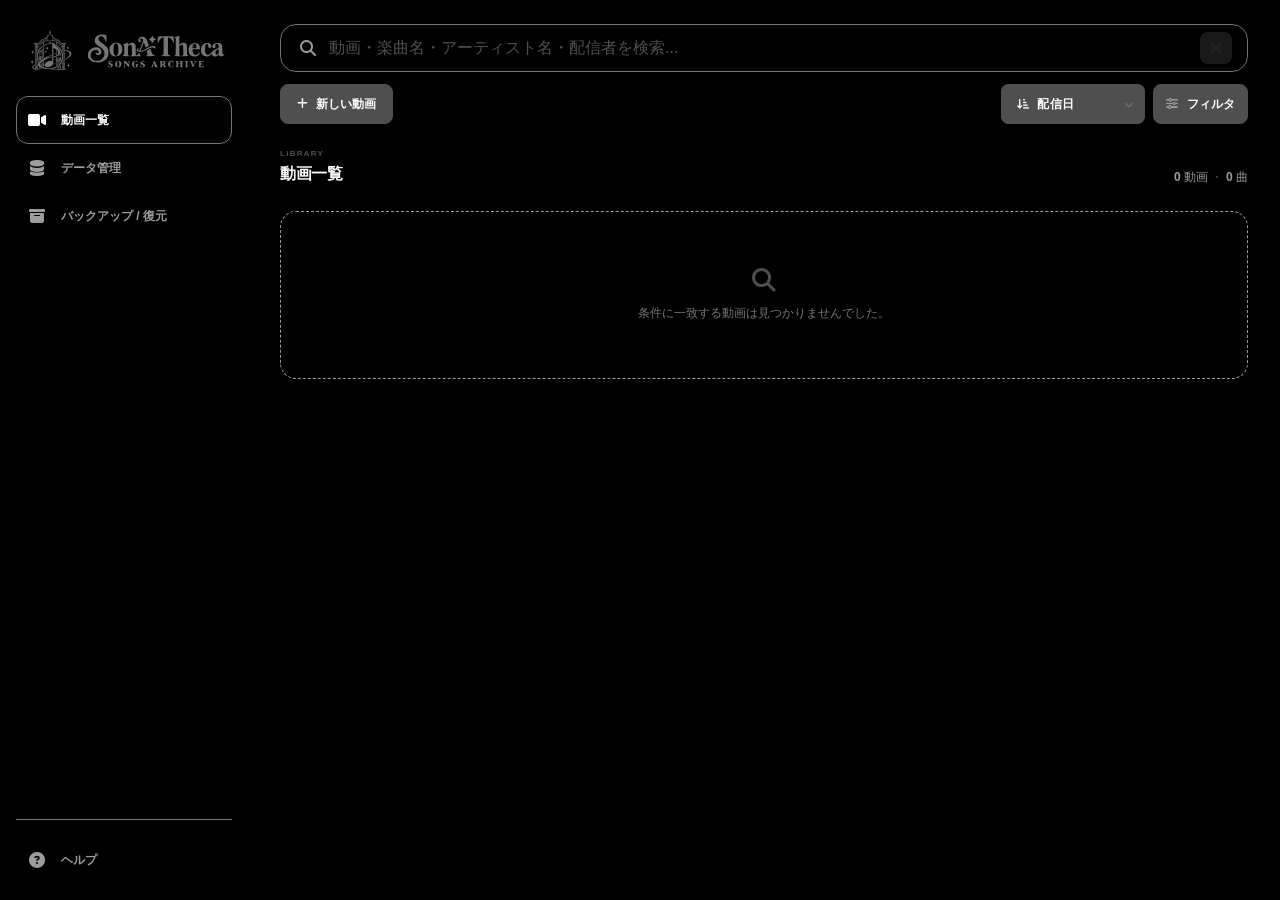
<file: index_monochrome.html>
<!DOCTYPE html>
<html lang="ja" class="no-scrollbar">

<head>
  <meta charset="UTF-8">
  <meta name="viewport" content="width=device-width, initial-scale=1.0">
  <meta name="referrer" content="strict-origin-when-cross-origin">
  <title>SonA'Theca</title>

  <link rel="icon" type="image/svg+xml" href="./assets/logo-mark.svg">

  <link rel="stylesheet" href="css/tailwind.min.css">

  <link rel="stylesheet" href="https://cdnjs.cloudflare.com/ajax/libs/font-awesome/6.4.0/css/all.min.css">

  <script src="js/packages/jszip.min.js"></script>

  <script src="js/packages/marked.umd.js"></script>
  <style id="app-styles">
    :root {
      color-scheme: dark;
      --ui-sidebar: 248px;
      --ui-radius: 16px;
      --color-page-bg: #000000;
      --color-deep-bg: #000000;
      --color-surface: #4F4F4F;
      --color-surface-mid: #4F4F4F;
      --color-surface-bright: #757575;
      --color-border: #757575;
      --color-text: #FFFFFF;
      --color-text-muted: #9C9C9C;
      --color-text-soft: #9C9C9C;
      --color-text-bright: #FFFFFF;
      --color-brand: #757575;
      --color-brand-soft: #9C9C9C;
      --color-accent-blue: #9C9C9C;
      --color-accent-icon: #FFFFFF;
      --color-hover-line: #9C9C9C;
      --color-muted-dark: #757575;
      --color-meta: #9C9C9C;
      --color-meta-light: #9C9C9C;
      --color-code-text: #FFFFFF;
      --color-empty: #9C9C9C;
      --color-modal: #4F4F4F;
      --color-brand-surface: #4F4F4F;
      --color-white: #FFFFFF;
      --ui-bg: #000000;
      --ui-surface: #4F4F4F;
      --ui-surface-2: #4F4F4F;
      --ui-surface-3: #757575;
      --ui-line: #757575;
      --ui-line-strong: #9C9C9C;
      --ui-text: #FFFFFF;
      --ui-muted: #9C9C9C;
      --ui-accent: #FFFFFF;
      --ui-accent-2: #9C9C9C;
      --color-glass-border: #757575;
      --color-glass-soft: #4F4F4F;
      --color-accent-blue-soft: #4F4F4F;
      --color-accent-blue-09: #4F4F4F;
      --color-accent-blue-16: #757575;
      --color-accent-blue-24: #757575;
      --color-accent-blue-28: #757575;
      --color-accent-blue-50: #9C9C9C;
      --color-brand-border: #757575;
      --color-brand-glow: #757575;
      --color-sidebar-bg: #000000;
      --color-panel-overlay: #4F4F4F;
    }

    html,
    body {
      font-family: -apple-system, BlinkMacSystemFont, "Segoe UI", "Yu Gothic UI", "Hiragino Sans", "Yu Gothic", Meiryo, sans-serif;
      background: var(--color-page-bg) !important;
      color: var(--color-text) !important;
    }

    body,
    button,
    input,
    select,
    textarea {
      -webkit-font-smoothing: antialiased;
      text-rendering: optimizeLegibility;
    }

    body.stop-scroll {
      overflow: hidden !important;
    }

    .no-scrollbar::-webkit-scrollbar,
    ::-webkit-scrollbar {
      display: none;
      width: 0;
      height: 0;
    }

    .no-scrollbar,
    body {
      -ms-overflow-style: none;
      scrollbar-width: none;
    }

    .bg-base-bright {
      background-color: #4F4F4F;
    }

    .bg-base-sub {
      background-color: #000000;
    }

    .bg-base-mid {
      background-color: #000000;
    }

    .bg-base-dark {
      background-color: #000000;
    }

    .bg-base-deep {
      background-color: #000000;
    }

    .border-base {
      border-color: #000000;
    }

    .avatar-img {
      object-fit: cover;
      border-radius: 9999px;
    }

    select option {
      background-color: #000000;
      color: #FFFFFF;
    }

    .active-timestamp-item {
      animation: none;
    }

    .markdown-body h1 {
      font-size: 1.25rem;
      font-weight: bold;
      color: #FFFFFF;
      margin-bottom: 0.75rem;
      border-bottom: 1px solid #000000;
      padding-bottom: 0.5rem;
    }

    .markdown-body h2 {
      font-size: 1rem;
      font-weight: bold;
      color: #FFFFFF;
      margin-top: 1rem;
      margin-bottom: 0.5rem;
    }

    .markdown-body h3 {
      font-size: 1rem;
      font-weight: bold;
      color: #FFFFFF;
      margin-top: 0.75rem;
      margin-bottom: 0.25rem;
    }

    .markdown-body p {
      margin-bottom: 0.5rem;
      line-height: 1.6;
    }

    .markdown-body ul {
      list-style-type: disc;
      padding-left: 1.25rem;
      margin-bottom: 0.75rem;
    }

    .markdown-body li {
      margin-bottom: 0.25rem;
    }

    .markdown-body hr {
      border-color: #000000;
      margin: 1rem 0;
    }

    .markdown-body code {
      background-color: #000000;
      padding: 2px 0.25rem;
      font-family: monospace;
      font-size: 0.85em;
    }

    #helpModalContent img {
      display: block;
      width: 100%;
      max-width: 900px;
      max-height: 520px;
      object-fit: contain;
      margin: 1.5rem auto;
      border-radius: 16px;
      border: 1px solid #000000;
      background: #000000;
    }

    #helpModalContent img:hover {
      border-color: #4F4F4F;
    }

    #helpModalContent h1 {
      margin-top: 0;
      margin-bottom: 1rem;
      font-size: 1.75rem;
      line-height: 1.3;
      margin: 0 0 1.25rem;
      color: #FFFFFF;
    }

    #helpModalContent h2 {
      margin-top: 2.5rem;
      font-size: 1.25rem;
      line-height: 1.4;
      margin: 2rem 0 0.75rem;
      padding-bottom: 0.5rem;
      border-bottom: 1px solid #000000;
      color: #FFFFFF;
    }

    #helpModalContent h3 {
      margin-top: 1.5rem;
      font-size: 1rem;
      margin: 1.5rem 0 0.5rem;
      color: #FFFFFF;
    }

    #helpModalContent blockquote {
      margin: 1rem 0;
      padding: 0.75rem 1rem;
      border-left: 3px solid #4F4F4F;
      background: #000000;
      border-radius: 0 0.5rem 0.5rem 0;
      color: #9C9C9C;
    }

    #helpModalContent code {
      border: 1px solid #000000;
      padding: 2px 0.25rem;
      border-radius: 0.25rem;
      background: #000000;
      color: #FFFFFF;
      font-family: ui-monospace, SFMono-Regular, Consolas, monospace;
    }

    #helpModalContent pre {
      overflow-x: auto;
      padding: 1rem;
      margin: 1rem 0;
      border-radius: 0.75rem;
      background: #000000;
      border: 1px solid #000000;
    }

    #helpModalContent pre code {
      border: none;
      padding: 0;
      background: transparent;
    }

    #helpModalContent a {
      color: #9C9C9C;
      text-decoration: underline;
      text-underline-offset: 3px;
    }

    #helpModalContent hr {
      margin: 2rem 0;
      border-color: #000000;
    }

    #helpModalContent {
      line-height: 1.8;
    }

    #helpModalContent p {
      margin: 0.75rem 0;
    }

    #helpModalContent ul,
    #helpModalContent ol {
      margin: 0.75rem 0 1rem 1.5rem;
    }

    #helpModalContent li {
      margin: 0.25rem 0;
    }

    .help-hero {
      display: flex;
      align-items: center;
      gap: 1rem;
      padding: 1rem;
      margin: 0 0 1.5rem;
      border: 1px solid #000000;
      border-radius: 1rem;
      background: #4F4F4F;
    }

    .help-hero-icon {
      width: 3rem;
      height: 3rem;
      display: grid;
      place-items: center;
      flex: 0 0 auto;
      border-radius: 1rem;
      background: #4F4F4F;
      font-size: 1.5rem;
    }

    .help-hero-title {
      font-weight: 800;
      font-size: 1rem;
      color: #FFFFFF;
    }

    .help-hero-text {
      margin-top: 2px;
      font-size: 0.75rem;
      color: #757575;
    }

    .help-grid {
      display: grid;
      grid-template-columns: repeat(2, minmax(0, 1fr));
      gap: 0.75rem;
      margin: 1rem 0 1.5rem;
    }

    .help-card {
      display: flex;
      flex-direction: column;
      gap: 0.25rem;
      padding: 1rem;
      border: 1px solid #000000;
      border-radius: 1rem;
      background: #000000;
    }

    .help-card-icon {
      font-size: 1.25rem;
      margin-bottom: 2px;
    }

    .help-card b {
      color: #FFFFFF;
      font-size: 0.75rem;
    }

    .help-card span {
      color: #757575;
      font-size: 0.75rem;
      line-height: 1.6;
    }

    .help-image {
      display: block;
      width: 100%;
      max-width: 900px;
      margin: 1rem auto 1.5rem;
      border: 1px solid #000000;
      border-radius: 1rem;
      background: #000000;
      transition: transform .2s ease, border-color .2s ease;
    }

    .help-image:hover {
      transform: translateY(-1px);
      border-color: #4F4F4F;
    }

    .help-note {
      margin: 1.5rem 0 0.5rem;
      padding: 1rem;
      border: 1px solid #000000;
      border-radius: 1rem;
      background: #000000;
      color: #9C9C9C;
    }

    .help-image-modal {
      width: auto !important;
      height: auto !important;
      max-width: 95vw !important;
      max-height: 90vh !important;
      object-fit: contain;
      margin: 0 !important;
    }

    :focus-visible {
      outline: 3px solid #9C9C9C;
      outline-offset: 2px;
    }

    button,
    a,
    input,
    select,
    textarea {
      -webkit-tap-highlight-color: transparent;
    }

    button {
      touch-action: manipulation;
    }

    button:active:not(:disabled) {
      transform: translateY(1px);
    }

    button:disabled {
      cursor: not-allowed;
      opacity: .55;
    }

    body {
      line-height: 1.5;
      display: block !important;
      min-height: 100dvh;
      overflow-x: hidden;
      background: var(--ui-bg);
    }

    header {
      background: #000000 !important;
    }

    header h1 {
      letter-spacing: .02em;
    }

    header nav button {
      min-height: 2.5rem;
      transition: background-color .18s ease, border-color .18s ease, color .18s ease, transform .18s ease, box-shadow .18s ease;
    }

    header nav button:hover {
      transform: translateY(-1px);
    }

    main {
      padding-bottom: 2.5rem !important;
    }

    #streamTab>.sticky,
    #dataTab>.sticky {
      background: #000000;
      backdrop-filter: none;
    }

    #streamTab>.sticky>div>div:first-child>button,
    #streamerSubTab button,
    #backupTab button {
      min-height: 2.5rem;
    }

    input,
    select,
    textarea {
      transition: border-color .18s ease, box-shadow .18s ease, background-color .18s ease;
    }

    input:hover,
    select:hover,
    textarea:hover {
      border-color: #4F4F4F !important;
    }

    input:focus,
    select:focus,
    textarea:focus {
      border-color: #757575 !important;
    }

    #streamListContainer>div {
      transition: border-color .2s ease, box-shadow .2s ease, transform .2s ease !important;
    }

    #streamListContainer>div:hover {
      border-color: #757575 !important;
      transform: translateY(-2px);
    }

    #streamListContainer>div>div:first-child {
      background: #000000 !important;
    }

    #streamListContainer [id^="acc-body-"]>div:last-child>div {
      transition: transform .16s ease, border-color .16s ease, background-color .16s ease;
    }

    #streamListContainer [id^="acc-body-"]>div:last-child>div:hover {
      transform: translateY(-1px);
      border-color: #757575 !important;
    }

    #songSubTab tbody tr:nth-child(even) {
      background: #000000;
    }

    #playerSidebar::-webkit-scrollbar,
    #streamerMasterList::-webkit-scrollbar {
      display: block;
      width: 8px;
    }

    #playerSidebar::-webkit-scrollbar-thumb,
    #streamerMasterList::-webkit-scrollbar-thumb {
      background: #4F4F4F;
      border-radius: 999px;
    }

    .mobile-topbar {
      display: none;
    }

    .sidebar-resize-handle {
      position: absolute;
      top: 0;
      right: -4px;
      width: 8px;
      height: 100%;
      border: 0;
      padding: 0;
      background: transparent;
      cursor: col-resize;
      touch-action: none;
      z-index: 10;
    }

    .sidebar-resize-handle::after {
      content: "";
      position: absolute;
      top: 50%;
      left: 4px;
      width: 2px;
      height: 48px;
      border-radius: 999px;
      background: transparent;
      transform: translateY(-50%);
      transition: height .16s ease, background-color .16s ease;
    }

    .sidebar-resize-handle:hover::after,
    .app-sidebar.is-resizing .sidebar-resize-handle::after {
      height: 68px;
      background: #4F4F4F;
    }

    .app-sidebar.is-resizing,
    .app-sidebar.is-resizing * {
      cursor: col-resize !important;
      user-select: none !important;
    }

    .app-sidebar {
      position: fixed;
      inset: 0 auto 0 0;
      z-index: 60;
      width: var(--ui-sidebar);
      display: flex;
      flex-direction: column;
      padding: 24px 16px 16px;
      backdrop-filter: none;
      color: #9C9C9C !important;
      background: var(--color-sidebar-bg) !important;
    }

    .sidebar-brand {
      display: flex;
      gap: 12px;
      padding: 4px 8px 24px;
      align-items: center;
      background: #000000 !important;
      border-bottom-color: var(--color-brand-border) !important;
    }

    .sidebar-close {
      display: none;
    }

    .sidebar-nav {
      display: flex;
      flex-direction: column;
      gap: 0;
    }

    .sidebar-nav-item,
    .sidebar-help {
      width: 100%;
      min-height: 48px;
      display: flex;
      align-items: center;
      gap: 12px;
      padding: 0 8px;
      border: 1px solid transparent;
      border-radius: 12px;
      background: transparent;
      color: #757575;
      font-size: 12px;
      font-weight: 650;
      text-align: left;
      transition: background .18s ease, color .18s ease, border-color .18s ease, transform .18s ease;
    }

    .sidebar-nav-item:hover,
    .sidebar-help:hover {
      color: #FFFFFF;
      background: #000000;
      border-color: var(--ui-line);
    }

    .sidebar-nav-item.is-active {
      background: #4F4F4F !important;
      border-color: #757575 !important;
      color: #FFFFFF !important;
    }

    .sidebar-nav-icon {
      width: 24px;
      height: 24px;
      display: grid;
      place-items: center;
      flex: 0 0 auto;
      color: #757575;
      font-size: 16px;
    }

    .sidebar-nav-item.is-active .sidebar-nav-icon,
    .sidebar-help:hover .sidebar-nav-icon {
      color: #757575;
    }

    .sidebar-spacer {
      flex: 1;
    }

    .sidebar-footer {
      display: flex;
      flex-direction: column;
      gap: 8px;
      padding-top: 16px;
      border-top: 1px solid var(--ui-line);
    }

    .sidebar-help {
      padding-right: 8px;
    }

    .app-main {
      width: calc(100% - var(--ui-sidebar)) !important;
      max-width: none !important;
      margin-left: var(--ui-sidebar);
      min-height: 100dvh;
    }

    .tab-content {
      min-width: 0;
    }

    #streamTab {
      gap: 0 !important;
      padding-top: 24px !important;
    }

    .stream-toolbar {
      position: sticky;
      top: 0;
      z-index: 30;
      margin-top: -24px;
      padding: 24px 0 16px;
      background: #000000;
      isolation: isolate;
    }

    .stream-toolbar::before {
      content: "";
      position: absolute;
      left: 0;
      right: 0;
      top: -1px;
      bottom: 0;
      z-index: -1;
      background: #000000;
      backdrop-filter: none;
      border-bottom: 1px solid #000000;
    }

    .search-shell {
      position: relative;
      width: 100%;
    }

    .stream-search-input {
      width: 100%;
      height: 48px;
      padding: 0 48px 0 48px;
      border: 1px solid var(--ui-line);
      border-radius: 16px;
      background: #000000;
      color: #FFFFFF;
      font-size: 16px;
      outline: none;
    }

    .stream-search-input::placeholder {
      color: #4F4F4F;
    }

    .stream-search-input:focus {
      border-color: #4F4F4F !important;
    }

    .search-shell-icon {
      position: absolute;
      left: 20px;
      top: 50%;
      z-index: 1;
      transform: translateY(-50%);
      color: #757575;
      font-size: 16px;
      pointer-events: none;
    }

    .search-clear {
      position: absolute;
      right: 16px;
      top: 50%;
      width: 32px;
      height: 32px;
      transform: translateY(-50%);
      display: grid;
      place-items: center;
      border: 0;
      border-radius: 8px;
      background: #4F4F4F;
      color: #757575;
      opacity: 1;
      visibility: visible;
      pointer-events: auto;
      transition: none;
    }

    .search-clear.hidden {
      opacity: .32;
      visibility: visible;
      pointer-events: auto;
    }

    .search-clear:hover {
      background: #4F4F4F;
      color: #9C9C9C;
    }

    .search-clear:active,
    .search-clear:focus {
      transform: translateY(-50%) !important;
    }

    .filter-toolbar {
      display: flex;
      align-items: center;
      justify-content: space-between;
      gap: 12px;
      padding-top: 12px;
    }

    .filter-toolbar-left,
    .filter-toolbar-right {
      display: flex;
      align-items: center;
      gap: 8px;
    }

    .filter-toolbar-right {
      margin-left: auto;
    }

    .sort-control {
      display: flex;
      align-items: center;
    }

    .app-select-wrap {
      position: relative;
      width: 144px;
      min-width: 120px;
      border-radius: 8px;
      background: var(--color-glass-soft);
    }

    .app-select-wrap::before {
      content: "";
      position: absolute;
      top: 50%;
      left: 16px;
      transform: translateY(-50%);
      color: #FFFFFF;
      font: 900 11px/1 "Font Awesome 6 Free";
      pointer-events: none;
      z-index: 2;
    }

    .app-select-wrap[data-sort-direction="up"]::before {
      content: "";
    }

    .app-select-wrap::after {
      content: "";
      position: absolute;
      top: 50%;
      right: 12px;
      transform: translateY(-50%);
      color: #757575;
      font: 900 9px/1 "Font Awesome 6 Free";
      pointer-events: none;
    }

    .app-select-current-label {
      position: absolute;
      inset: 2px 32px 2px 36px;
      z-index: 1;
      display: flex;
      align-items: center;
      color: #FFFFFF;
      font-size: 12px;
      font-weight: 700;
      letter-spacing: .01em;
      pointer-events: none;
      white-space: nowrap;
      overflow: hidden;
      text-overflow: ellipsis;
    }

    .app-select {
      appearance: none;
      -webkit-appearance: none;
      width: 100%;
      height: 40px;
      padding: 0 32px 0 36px;
      border-radius: 8px;
      background: #4F4F4F;
      color: transparent;
      font-size: 12px;
      font-weight: 700;
      letter-spacing: .01em;
      cursor: pointer;
      outline: none;
    }

    .app-select option {
      padding: 8px 12px;
      background: #000000;
      color: #FFFFFF;
      font-weight: 650;
    }

    .app-select:hover {
      border-color: var(--ui-line-strong) !important;
      background: var(--ui-surface-3);
    }

    .app-select:focus {
      border-color: var(--color-accent-blue-50) !important;
    }

    .filter-badge.hidden {
      display: none !important;
    }

    .add-stream-button {
      height: 40px;
      display: inline-flex;
      align-items: center;
      justify-content: center;
      gap: 8px;
      border-radius: 8px;
      font-size: 12px;
      font-weight: 750;
      transition: transform .16s ease, background .16s ease, border-color .16s ease;
      padding: 0 16px;
      border: 1px solid #4F4F4F;
      background: #4F4F4F;
      color: #FFFFFF;
    }

    .filter-button.has-active-filters,
    .data-filter-modal-button.has-active-filters {
      background: #4F4F4F !important;
      border-color: #9C9C9C !important;
      color: #FFFFFF !important;
    }

    .filter-button.has-active-filters .filter-button-icon,
    .data-filter-modal-button.has-active-filters .filter-button-icon {
      color: #FFFFFF !important;
    }

    .filter-button {
      height: 40px;
      display: inline-flex;
      align-items: center;
      justify-content: center;
      gap: 8px;
      padding: 0 12px;
      border: 1px solid #4F4F4F;
      border-radius: 8px;
      background: var(--color-glass-soft);
      color: #FFFFFF;
      font-size: 12px;
      font-weight: 700;
      letter-spacing: .01em;
      cursor: pointer;
      outline: none;
      transition: background .16s ease, border-color .16s ease, box-shadow .16s ease;
    }

    .filter-button:hover {
      background: #4F4F4F;
      border-color: var(--ui-line-strong);
    }

    .filter-button:focus-visible {
      border-color: var(--color-accent-blue-50);
    }

    .filter-button-icon {
      color: #9C9C9C;
      font-size: 12px;
    }

    .filter-badge {
      min-width: 16px;
      height: 16px;
      display: inline-grid;
      place-items: center;
      padding: 0 4px;
      border-radius: 999px;
      background: var(--color-accent-blue-16);
      color: #9C9C9C;
      font-size: 8px;
      line-height: 1;
    }

    .add-stream-button:hover {
      transform: translateY(-1px);
      background: #4F4F4F;
    }

    .stream-list-section {
      min-width: 0;
    }

    .stream-list-heading {
      position: sticky;
      top: 140px;
      z-index: 20;
      display: flex;
      align-items: flex-end;
      justify-content: space-between;
      gap: 20px;
      margin: 0 0 12px;
      padding: 8px 0 12px;
      background: #000000;
      border-bottom: 1px solid #000000;
      transform: translate3d(0, 0, 0);
      scroll-margin-top: 141px;
    }

    .section-eyebrow,
    .modal-eyebrow {
      margin: 0 0 2px;
      color: #4F4F4F;
      font-size: 8px;
      font-weight: 850;
      letter-spacing: .16em;
    }

    .stream-list-heading h2 {
      margin: 0;
      color: #FFFFFF;
      font-size: 16px;
      font-weight: 800;
      letter-spacing: -.02em;
    }

    .stream-counts {
      display: flex;
      align-items: center;
      gap: 8px;
      color: #757575;
      font-size: 12px;
      white-space: nowrap;
    }

    .stream-counts b {
      color: #9C9C9C;
      font-weight: 800;
    }

    .count-divider {
      width: 2px;
      height: 2px;
      border-radius: 999px;
      background: #4F4F4F;
    }

    .stream-list {
      display: flex;
      flex-direction: column;
    }

    .stream-row {
      overflow: hidden;
      border: 0;
      border-bottom: 1px solid var(--ui-line);
      border-radius: 0;
      background: transparent;
      transition: background .16s ease;
    }

    .stream-row:first-child {
      border-top: 1px solid var(--ui-line);
    }

    .stream-row:hover {
      background: var(--color-glass-soft);
    }

    .stream-row-main {
      min-height: 88px;
      display: grid;
      grid-template-columns: 128px minmax(0, 1fr) auto;
      align-items: center;
      gap: 16px;
      padding: 8px 12px;
    }

    .stream-thumb {
      position: relative;
      width: 128px;
      height: 72px;
      overflow: hidden;
      border-radius: 8px;
      background: #000000;
      cursor: pointer;
    }

    .stream-thumb img {
      width: 100%;
      height: 100%;
      display: block;
      object-fit: cover;
      transition: transform .25s ease;
    }

    .stream-row:hover .stream-thumb img {
      transform: scale(1.025);
    }

    .stream-thumb-overlay {
      position: absolute;
      inset: 0;
      display: grid;
      place-items: center;
      background: #000000;
      opacity: 0;
      transition: opacity .16s ease;
    }

    .stream-row:hover .stream-thumb-overlay,
    .stream-thumb:focus-visible .stream-thumb-overlay {
      opacity: 1;
    }

    .stream-thumb-play {
      width: 32px;
      height: 32px;
      display: grid;
      place-items: center;
      padding-left: 2px;
      border-radius: 999px;
      background: #FFFFFF;
      color: #4F4F4F;
    }

    .stream-info {
      min-width: 0;
      display: flex;
      flex-direction: column;
      justify-content: center;
    }

    .stream-title {
      overflow: hidden;
      color: #FFFFFF;
      font-size: 16px;
      font-weight: 700;
      line-height: 1.4;
      text-overflow: ellipsis;
      white-space: nowrap;
    }

    .stream-meta {
      display: flex;
      align-items: center;
      gap: 8px;
      min-width: 0;
      margin-top: 8px;
      color: #757575;
      font-size: 12px;
      line-height: 1.4;
    }

    .stream-meta .streamer-name {
      overflow: hidden;
      color: #9C9C9C;
      font-weight: 650;
      text-overflow: ellipsis;
      white-space: nowrap;
    }

    .stream-meta .stream-date {
      color: #757575;
      white-space: nowrap;
    }

    .stream-meta-separator {
      width: 2px;
      height: 2px;
      flex: 0 0 auto;
      border-radius: 50%;
      background: #4F4F4F;
    }

    .stream-actions {
      display: flex;
      align-items: center;
      justify-content: flex-end;
      gap: 8px;
    }

    .stream-song-count {
      min-width: 64px;
      height: 32px;
      display: inline-flex;
      align-items: center;
      justify-content: center;
      gap: 4px;
      padding: 0 8px;
      border: 1px solid var(--ui-line);
      border-radius: 8px;
      color: #9C9C9C;
      background: #000000;
      font-size: 12px;
      font-weight: 700;
      white-space: nowrap;
    }

    .stream-action-button {
      width: 32px;
      height: 32px;
      display: inline-grid;
      place-items: center;
      border: 1px solid var(--ui-line);
      border-radius: 8px;
      background: transparent;
      color: #757575;
      font-size: 12px;
      transition: color .16s ease, background .16s ease, border-color .16s ease;
    }

    .stream-action-button:hover {
      color: #FFFFFF;
      background: var(--color-accent-blue-09);
      border-color: var(--color-accent-blue-24);
    }

    .stream-action-button.is-open {
      color: #9C9C9C;
      background: #000000;
      border-color: var(--color-accent-blue-28);
    }

    .timestamp-panel {
      border-top: 1px solid var(--ui-line);
      background: var(--color-panel-overlay);
    }

    .timestamp-row {
      display: grid;
      grid-template-columns: minmax(0, 1fr) minmax(72px, 15%) 72px 40px;
      align-items: center;
      gap: 12px;
      min-height: 48px;
      padding: 8px 16px;
      border-top: 1px solid #000000;
      color: #9C9C9C;
      font-size: 12px;
      text-align: right;
    }

    .timestamp-row:hover {
      background: var(--color-glass-soft);
    }

    .timestamp-song {
      min-width: 0;
      display: flex;
      align-items: baseline;
      gap: 8px;
      overflow: hidden;
      color: #FFFFFF;
      font-weight: 700;
      text-align: left;
      white-space: nowrap;
    }

    .timestamp-song-title,
    .timestamp-song-artist {
      overflow: hidden;
      text-overflow: ellipsis;
      white-space: nowrap;
    }

    .timestamp-song-title {
      color: #FFFFFF;
    }

    .timestamp-song-artist {
      color: #757575;
      font-weight: 500;
      flex: 0 1 auto;
    }

    .timestamp-singer {
      min-width: 0;
      display: flex;
      justify-content: flex-end;
      overflow: visible;
    }

    .timestamp-singer .inline-flex {
      justify-content: flex-end;
      align-items: center;
      height: 28px;
    }

    .timestamp-singer .relative {
      display: flex;
      align-items: center;
      align-self: center;
    }

    .timestamp-singer .relative+.relative {
      margin-left: -8px !important;
    }

    .timestamp-value {
      color: #9C9C9C;
      font-family: ui-monospace, SFMono-Regular, Menlo, monospace;
      font-size: 8px;
      font-weight: 700;
    }

    .timestamp-play {
      width: 32px;
      height: 32px;
      display: grid;
      place-items: center;
      margin-left: auto;
      border: 1px solid #4F4F4F;
      border-radius: 8px;
      background: var(--color-accent-blue-soft);
      color: #9C9C9C;
    }

    .empty-stream-state {
      padding: 56px 24px;
      border: 1px dashed var(--ui-line-strong);
      border-radius: 16px;
      background: #000000;
      color: #757575;
      text-align: center;
    }

    .empty-stream-state i {
      margin-bottom: 12px;
      color: #4F4F4F;
      font-size: 24px;
    }

    .empty-stream-state p {
      margin: 0;
      font-size: 12px;
    }

    .filter-modal.hidden {
      display: none !important;
    }

    .filter-select-field {
      width: 100%;
      min-height: 56px;
      display: flex;
      align-items: center;
      justify-content: space-between;
      gap: 16px;
      padding: 8px 16px;
      border: 1px solid var(--ui-line);
      border-radius: 12px;
      background: #000000;
      color: #FFFFFF;
      text-align: left;
      cursor: pointer;
      transition: border-color .16s ease, background .16s ease;
    }

    .filter-select-field:hover,
    .filter-select-field[aria-expanded="true"] {
      border-color: #4F4F4F;
      background: #000000;
    }

    .filter-select-field-copy {
      min-width: 0;
      display: flex;
      flex-direction: column;
      gap: 4px;
    }

    .filter-select-field-label {
      color: #757575;
      font-size: 8px;
      font-weight: 750;
    }

    .filter-select-field-value {
      overflow: hidden;
      color: #FFFFFF;
      font-size: 12px;
      font-weight: 700;
      text-overflow: ellipsis;
      white-space: nowrap;
    }

    .filter-select-field>i {
      flex: 0 0 auto;
      color: #757575;
      font-size: 8px;
      transition: transform .18s ease;
    }

    .filter-select-field[aria-expanded="true"]>i {
      transform: rotate(180deg);
      color: #9C9C9C;
    }

    .filter-select-panel {
      margin-top: 8px;
      padding: 8px;
      border: 1px solid var(--ui-line);
      border-radius: 12px;
      background: #000000;
    }

    .filter-select-panel.hidden {
      display: none;
    }

    .filter-modal-search {
      position: relative;
      margin-bottom: 12px;
    }

    .filter-modal-search i {
      position: absolute;
      left: 12px;
      top: 50%;
      transform: translateY(-50%);
      color: #4F4F4F;
      font-size: 12px;
    }

    .filter-modal-search input {
      width: 100%;
      height: 40px;
      padding: 0 12px 0 32px;
      border: 1px solid var(--ui-line);
      border-radius: 8px;
      background: #000000;
      color: #FFFFFF;
      font-size: 12px;
      outline: none;
    }

    .filter-modal-search input:focus {
      border-color: #4F4F4F !important;
    }

    .filter-options {
      overflow-y: auto;
      max-height: 352px;
      padding-right: 2px;
    }

    .filter-option {
      display: flex;
      align-items: center;
      gap: 12px;
      width: 100%;
      min-height: 44px;
      padding: 8px 8px;
      border: 1px solid transparent;
      border-radius: 8px;
      background: transparent;
      color: #9C9C9C;
      text-align: left;
      cursor: pointer;
    }

    .filter-option:hover {
      background: var(--color-glass-border);
    }

    .filter-option.is-selected {
      border-color: #4F4F4F;
      background: var(--color-accent-blue-soft);
      color: #FFFFFF;
    }

    .filter-radio {
      width: 16px;
      height: 16px;
      display: grid;
      place-items: center;
      flex: 0 0 auto;
      border: 1px solid #4F4F4F;
      border-radius: 50%;
    }

    .filter-option.is-selected .filter-radio {
      border-color: #757575;
      background: #757575;
    }

    .filter-option-copy {
      min-width: 0;
      display: flex;
      flex-direction: column;
      gap: 1px;
    }

    .filter-option-name {
      overflow: hidden;
      font-size: 12px;
      font-weight: 700;
      text-overflow: ellipsis;
      white-space: nowrap;
    }

    .filter-option-account {
      overflow: hidden;
      color: #4F4F4F;
      font-size: 8px;
      text-overflow: ellipsis;
      white-space: nowrap;
    }

    #dataTab>.sticky,
    #backupTab>.sticky {
      top: 0 !important;
      background: #4F4F4F;
    }

    #dataTab .bg-base-mid,
    #backupTab .bg-base-mid {
      background: #000000 !important;
      border-color: var(--ui-line) !important;
    }

    #dataTab .bg-base-dark,
    #backupTab .bg-base-dark {
      background: #000000 !important;
      border-color: var(--ui-line) !important;
    }

    #dataTab button,
    #backupTab button {
      border-radius: 8px;
    }

    .sidebar-brand-visual {
      display: flex;
      align-items: center;
      padding-left: 4px;
      width: max-content;
      min-width: max-content;
      flex: 0 0 auto;
      gap: 4px !important;
    }

    .sidebar-brand-logo {
      object-fit: contain;
      width: 160px !important;
      min-width: 160px !important;
      max-width: none !important;
      height: 44px;
      max-height: 40px !important;
      flex: 0 0 158px !important;
      background-color: #757575 !important;
      mask: url("./assets/logo.svg") center / contain no-repeat;
      -webkit-mask: url("./assets/logo.svg") center / contain no-repeat;
    }

    .sidebar-nav-item.is-active .sidebar-nav-icon {
      background: var(--brand-glow);
      color: #FFFFFF !important;
    }

    .app-sidebar .sidebar-section-label {
      color: #757575 !important;
    }

    .app-sidebar .sidebar-nav-item {
      color: #9C9C9C !important;
    }

    .app-sidebar .sidebar-nav-item:hover {
      color: #FFFFFF !important;
      background: #000000 !important;
    }

    .app-sidebar .sidebar-nav-item.is-active {
      color: #FFFFFF !important;
      background: #000000 !important;
    }

    .sidebar-brand-mark,
    .app-brand-mark-v8,
    .mobile-brand-mark {
      display: inline-flex;
      align-items: center;
      justify-content: center;
      color: #757575;
      line-height: 0;
      flex: 0 0 auto;
    }

    .sidebar-brand-mark {
      width: 44px;
      height: 44px;
      min-width: 44px;
      min-height: 44px;
      flex: 0 0 44px;
      color: #757575;
      background-color: #757575 !important;
      filter: none !important;
      mask: url("./assets/mark.svg") center / contain no-repeat;
      -webkit-mask: url("./assets/mark.svg") center / contain no-repeat;
    }

    .sidebar-brand-mark svg {
      width: 100%;
      height: 100%;
      fill: currentColor;
      color: currentColor;
    }

    .sidebar-brand,
    .sidebar-brand-visual {
      background: transparent !important;
      background-image: none !important;
    }

    .sidebar-brand::before,
    .sidebar-brand::after,
    .sidebar-brand-visual::before,
    .sidebar-brand-visual::after {
      background: transparent !important;
    }

    .mobile-brand-logo {
      display: inline-flex;
      align-items: center;
      justify-content: center;
      width: 44px;
      height: 44px;
      flex: 0 0 44px;
      line-height: 0;
      background-color: #757575;
      mask: url("./assets/mark.svg") center / contain no-repeat;
      -webkit-mask: url("./assets/mark.svg") center / contain no-repeat;
    }

    .mobile-brand-logo svg {
      display: block;
      width: 100%;
      height: 100%;
    }

    .mobile-brand-logo svg [fill]:not([fill="none"]) {
      fill: currentColor !important;
    }

    .mobile-brand-logo svg [stroke]:not([stroke="none"]) {
      stroke: currentColor !important;
    }

    .empty-stream-state.is-compact {
      padding: 28px 16px;
      margin-top: 4px;
    }

    .app-modal {
      --app-modal-width: 560px;
      --app-modal-height: 420px;
      position: fixed;
      inset: 0;
      z-index: 70;
      display: flex;
      align-items: center;
      justify-content: center;
      padding: 20px;
      background: #000000;
      backdrop-filter: none;
    }

    .app-modal[data-modal-width="sm"] {
      --app-modal-width: 420px;
    }

    .app-modal[data-modal-width="md"] {
      --app-modal-width: 560px;
    }

    .app-modal[data-modal-width="lg"] {
      --app-modal-width: 820px;
    }

    .app-modal[data-modal-width="xl"] {
      --app-modal-width: 960px;
    }

    .app-modal[data-modal-height="sm"] {
      --app-modal-height: 260px;
    }

    .app-modal[data-modal-height="md"] {
      --app-modal-height: 420px;
    }

    .app-modal[data-modal-height="lg"] {
      --app-modal-height: 680px;
    }

    .app-modal[data-modal-height="xl"] {
      --app-modal-height: 760px;
    }

    .app-modal-card {
      width: min(var(--app-modal-width), calc(100vw - 40px));
      height: min(var(--app-modal-height), calc(100dvh - 40px));
      min-height: 0;
      display: flex;
      flex-direction: column;
      overflow: hidden;
      border: 1px solid #4F4F4F;
      border-radius: 4px;
      background: #000000;
    }

    .app-modal-header {
      position: relative;
      flex: 0 0 auto;
      min-height: 48px;
      display: flex;
      align-items: center;
      justify-content: center;
      padding: 8px 20px;
      background: #000000;
      border-bottom: 1px solid #000000;
    }

    .app-modal-title {
      display: flex;
      align-items: center;
      justify-content: center;
      gap: 8px;
      width: 100%;
      margin: 0;
      color: #FFFFFF;
      font-size: 16px;
      font-weight: 800;
      letter-spacing: .02em;
      text-align: center;
    }

    .app-modal-title::before,
    .app-modal-title::after {
      content: "";
      width: 24px;
      height: 1px;
      flex: 0 0 26px;
      background: #4F4F4F;
    }

    .app-modal-title::after {
      transform: scaleX(-1);
    }

    .app-modal-title i {
      color: #757575;
      font-size: 11px;
    }

    .app-modal-body {
      flex: 1 1 auto;
      padding: 24px;
      min-height: 0;
      overflow-y: auto;
      overflow-x: hidden;
      scrollbar-width: none;
      -ms-overflow-style: none;
    }

    .app-modal-body::-webkit-scrollbar {
      display: none;
      width: 0;
      height: 0;
    }

    .app-modal-footer {
      flex: 0 0 auto;
      min-height: 52px;
      display: flex;
      align-items: center;
      justify-content: center;
      gap: 8px;
      padding: 8px 16px;
      background: #000000;
      border-top: 1px solid #000000;
    }

    .app-modal-footer--between {
      position: relative;
      justify-content: center;
    }

    .app-modal-footer--between .app-modal-footer-start {
      position: absolute;
      left: 16px;
    }

    .app-modal-footer-start,
    .app-modal-footer-end {
      display: flex;
      align-items: center;
      gap: 8px;
    }

    .app-modal-footer button {
      border-radius: 4px !important;
    }

    .app-modal-card input,
    .app-modal-card select,
    .app-modal-card textarea {
      border-radius: 4px !important;
    }

    .app-modal-card .rounded-xl,
    .app-modal-card .rounded-lg,
    .app-modal-card .rounded-2xl {
      border-radius: 4px !important;
    }

    .app-modal-confirm-message {
      margin: 0;
      color: #FFFFFF;
      font-size: 14px;
      line-height: 1.7;
    }

    .data-management-shell {
      display: flex;
      flex-direction: column;
      gap: 12px;
      position: sticky;
      top: 0;
      background: #000000;
      padding: 24px 0 16px;
    }

    .data-subtabs {
      display: flex;
      align-items: flex-end;
      gap: 24px;
      min-height: 44px;
      border-bottom: 1px solid var(--ui-line);
      overflow-x: auto;
      scrollbar-width: none;
      padding: 0 0 0 8px;
    }

    .data-subtabs::-webkit-scrollbar {
      display: none;
    }

    .data-subtab {
      position: relative;
      min-height: 36px;
      display: inline-flex;
      align-items: flex-end;
      justify-content: center;
      gap: 8px;
      padding: 0 0 6px 0;
      border: 0;
      background: transparent;
      color: #757575;
      font-size: 12px;
      font-weight: 700;
      white-space: nowrap;
      cursor: pointer;
    }

    .data-subtab::after {
      content: "";
      position: absolute;
      left: -8px;
      right: -8px;
      bottom: -1px;
      height: 2px;
      background: transparent;
    }

    .data-subtab:hover {
      color: #9C9C9C;
      background: transparent !important;
    }

    .data-subtab.is-active {
      color: #FFFFFF;
    }

    .data-subtab.is-active:hover {
      color: #FFFFFF;
      background: transparent !important;
    }

    .data-subtab.is-active::after {
      background: #9C9C9C;
    }

    .data-subtab i {
      color: #757575;
      font-size: 12px;
    }

    .data-subtab.is-active i {
      color: #9C9C9C;
    }

    .data-search-toolbar {
      display: none;
      flex-direction: column;
      gap: 12px;
    }

    .data-search-toolbar.is-active {
      display: flex !important;
    }

    .data-search-toolbar .sort-control .app-select-wrap {
      background: var(--color-glass-soft);
    }

    .data-search-toolbar .sort-control .app-select {
      background: #4F4F4F;
      color: transparent;
    }

    .data-search-toolbar .filter-toolbar {
      padding-top: 0;
    }

    .data-list-surface {
      overflow: hidden;
      border: 1px solid var(--ui-line);
      border-radius: 12px;
      background: #000000;
    }

    .data-list-surface table {
      background: #000000;
    }

    .data-list-surface thead {
      background: #4F4F4F;
      color: #9C9C9C;
      font-size: 8px;
      letter-spacing: .05em;
    }

    .data-list-surface tbody tr {
      border-color: var(--ui-line);
      background: #000000;
      transition: background .16s ease;
    }

    .data-list-surface tbody tr:hover {
      background: #000000;
    }

    .data-card-list>.bg-base-mid {
      border: 0 !important;
      border-bottom: 1px solid var(--ui-line) !important;
      border-radius: 0 !important;
      background: #000000 !important;
      box-shadow: none !important;
    }

    .data-card-list>.bg-base-mid:last-child {
      border-bottom: 0 !important;
    }

    header,
    .app-sidebar,
    .mobile-topbar {
      background: #000000 !important;
    }

    .app-main,
    .stream-toolbar,
    .stream-list-heading {
      background: #000000 !important;
    }

    .stream-row:hover,
    .timestamp-row:hover,
    .sidebar-nav-item:hover,
    .sidebar-help:hover {
      background: #4F4F4F !important;
    }

    .app-modal-card,
    .filter-modal-card,
    .help-card,
    .help-note,
    .help-hero,
    .filter-select-field,
    .app-select-wrap,
    .filter-button,
    .stream-song-count {
      background: #4F4F4F !important;
    }

    .app-modal-header,
    .app-modal-footer {
      background: #757575 !important;
    }

    .app-modal,
    .filter-modal,
    .sidebar-overlay {
      background: #000000 !important;
    }

    input,
    select,
    textarea,
    .stream-search-input,
    .app-select,
    .icon-button,
    .modal-close-button {
      border-color: #757575 !important;
    }

    button:hover,
    .filter-button:hover,
    .app-select:hover {
      background: #757575 !important;
    }

    .stream-title,
    .stream-list-heading h2,
    .app-modal-title,
    .sidebar-title,
    .timestamp-song-title {
      color: #FFFFFF !important;
    }

    .stream-meta,
    .stream-meta .streamer-name,
    .stream-meta .stream-date,
    .stream-counts,
    .sidebar-section-label,
    .sidebar-status,
    .toolbar-label,
    .timestamp-header,
    .timestamp-song-artist {
      color: #9C9C9C !important;
    }

    .sidebar-nav-item,
    .sidebar-help,
    .sidebar-nav-icon,
    .search-shell-icon,
    .filter-button-icon,
    .stream-action-button,
    .timestamp-value {
      color: #9C9C9C !important;
    }

    .text-mono-primary {
      color: #FFFFFF !important;
    }

    .text-mono-muted {
      color: #9C9C9C !important;
    }

    .bg-mono-surface {
      background-color: #4F4F4F !important;
    }

    .border-mono {
      border-color: #757575 !important;
    }

    .sidebar-close,
    .icon-button,
    .modal-close-button,
    .stream-action-button,
    .timestamp-play,
    .search-clear {
      border: 0 !important;
    }

    #dataTab #songSubTab .data-list-surface {
      overflow: hidden;
      border: 1px solid #4F4F4F;
      border-radius: 12px;
      background: #000000;
      box-shadow: none;
    }

    #dataTab #songSubTab .overflow-x-auto {
      overflow-x: auto;
    }

    #dataTab #songSubTab table {
      border-spacing: 0;
      width: 100%;
      border-collapse: collapse;
      table-layout: fixed;
      background: #000;
    }

    #dataTab #songSubTab thead tr {
      border-bottom: 1px solid var(--ui-line-strong);
    }

    #dataTab #songSubTab thead th {
      height: 44px;
      font-size: 9px;
      letter-spacing: .04em;
      vertical-align: middle;
      white-space: nowrap;
      background: #4F4F4F;
      color: #fff;
      border: 0;
      border-bottom: 1px solid var(--ui-line-strong);
      padding: 12px 14px;
      font-weight: 600;
      text-align: left;
      border-left: 1px solid #757575;
    }

    #dataTab #songSubTab tbody tr {
      transition: background-color .16s ease;
      background: #000;
    }

    #dataTab #songSubTab tbody tr:hover {
      background: #000000;
    }

    #dataTab #songSubTab tbody td {
      border: 0;
      border-bottom: 1px solid var(--ui-line);
      padding: 12px 14px;
      vertical-align: middle;
      border-left: 1px solid #4F4F4F;
    }

    #dataTab #songSubTab tbody tr:last-child td {
      border-bottom: 0;
    }

    #dataTab .data-list-row,
    #dataTab .data-list-surface .data-list-row {
      display: flex;
      align-items: center;
      gap: 14px;
      min-height: 56px;
      padding: 12px 14px;
      margin: 0;
      border: 0;
      border-bottom: 1px solid var(--ui-line);
      border-radius: 0;
      background: #000;
      box-shadow: none;
    }

    #dataTab .data-unified-empty {
      min-height: 100px;
      display: flex;
      align-items: center;
      justify-content: center;
      color: var(--color-text-muted);
      font-size: 12px;
      padding: 48px 20px;
      text-align: center;
    }

    #dataTab #songSubTab thead th:first-child {
      border-left: 0;
    }

    #dataTab #songSubTab tbody td:first-child {
      border-left: 0;
    }

    #dataTab #songSubTab .song-list-surface {
      overflow: visible;
      border: 0;
      border-radius: 0;
      background: transparent;
      box-shadow: none;
    }

    #dataTab #songSubTab .song-list-main {
      grid-area: main;
      padding-left: 12px;
    }

    #dataTab #songSubTab .song-list-title {
      min-width: 0;
      display: flex;
      align-items: baseline;
      gap: 8px;
      color: var(--color-text);
      font-size: 14px;
      font-weight: 700;
      line-height: 1.5;
    }

    #dataTab #songSubTab .song-list-icon {
      flex: 0 0 auto;
      width: 16px;
      color: var(--color-text-muted);
      font-size: 12px;
      text-align: center;
    }

    #dataTab #songSubTab .song-list-title-text,
    #dataTab #songSubTab .song-list-artist {
      min-width: 0;
      overflow: hidden;
      text-overflow: ellipsis;
      white-space: nowrap;
    }

    #dataTab #songSubTab .song-list-title-text {
      color: var(--color-text);
    }

    #dataTab #songSubTab .song-list-separator {
      flex: 0 0 auto;
      color: var(--color-text-muted);
      font-weight: 400;
    }

    #dataTab #songSubTab .song-list-artist {
      color: var(--color-text-muted);
      font-weight: 500;
    }

    #dataTab #songSubTab .song-list-count {
      grid-area: count;
      padding-left: 16px;
      padding-right: 16px;
      color: var(--color-text-muted);
      font-size: 12px;
      white-space: nowrap;
    }

    #dataTab #songSubTab .song-list-count strong {
      color: var(--color-text);
      font-size: 13px;
      font-weight: 750;
    }

    #dataTab #songSubTab .song-list-count-unit {
      margin-left: 2px;
    }

    #dataTab #songSubTab .song-list-actions {
      grid-area: actions;
      display: flex;
      align-items: center;
      justify-content: flex-end;
      gap: 4px;
      padding-right: 12px;
    }

    #dataTab #songSubTab .song-list-icon-button,
    #dataTab #songSubTab .song-list-history-button {
      width: 32px;
      height: 32px;
      display: inline-grid;
      place-items: center;
      flex: 0 0 32px;
      padding: 0;
      border: 0;
      border-radius: 8px;
      background: transparent;
      color: var(--color-text-muted);
      font-size: 12px;
      cursor: pointer;
      transition: background-color .16s ease, color .16s ease;
    }

    #dataTab #songSubTab .song-list-icon-button:hover,
    #dataTab #songSubTab .song-list-history-button:hover {
      background: var(--color-surface);
      color: var(--color-text);
    }

    #dataTab #songSubTab .song-list-icon-button:focus-visible,
    #dataTab #songSubTab .song-list-history-button:focus-visible {
      outline: 2px solid var(--color-text-muted);
      outline-offset: 2px;
    }

    #dataTab #songSubTab .song-list-history-cell {
      grid-area: history;
      padding: 0 !important;
    }

    #dataTab .song-list-history.hidden {
      display: none !important;
    }

    #dataTab #songSubTab .song-list-history,
    #dataTab #singerSubTab .song-list-history {
      display: flex;
      flex-direction: column;
      max-height: none;
      overflow: visible;
      gap: 0;
      padding: 0;
    }

    #dataTab #songSubTab .song-history-row {
      min-width: 0;
      display: grid;
      grid-template-columns: 112px minmax(0, 1fr) auto;
      align-items: center;
      gap: 14px;
      min-height: 72px;
      padding: 10px 12px;
      border-top: 1px solid var(--ui-line);
      background: transparent;
    }

    #dataTab #songSubTab .song-history-row:hover {
      background: var(--color-glass-soft);
    }

    #dataTab #songSubTab .song-history-thumb {
      position: relative;
      width: 112px;
      height: 63px;
      overflow: hidden;
      display: block;
      padding: 0;
      border: 0;
      border-radius: 6px;
      background: #000000;
      cursor: pointer;
    }

    #dataTab #songSubTab .song-history-thumb img {
      width: 100%;
      height: 100%;
      display: block;
      object-fit: cover;
    }

    #dataTab #songSubTab .song-history-thumb-play {
      position: absolute;
      inset: 0;
      display: grid;
      place-items: center;
      background: #000000;
      color: #FFFFFF;
      opacity: 0;
      transition: opacity .16s ease;
    }

    #dataTab #songSubTab .song-history-thumb:hover .song-history-thumb-play,
    #dataTab #songSubTab .song-history-thumb:focus-visible .song-history-thumb-play {
      opacity: .78;
    }

    #dataTab #songSubTab .song-history-info {
      min-width: 0;
      display: flex;
      flex-direction: column;
      justify-content: center;
      gap: 6px;
    }

    #dataTab #songSubTab .song-history-title {
      min-width: 0;
      overflow: hidden;
      color: var(--color-text);
      font-size: 13px;
      font-weight: 700;
      line-height: 1.4;
      text-overflow: ellipsis;
      white-space: nowrap;
    }

    #dataTab #songSubTab .song-history-meta {
      min-width: 0;
      display: flex;
      align-items: center;
      gap: 8px;
      color: var(--color-text-muted);
      font-size: 10px;
      line-height: 1.3;
    }

    #dataTab #songSubTab .song-history-account {
      min-width: 0;
      display: inline-flex;
      align-items: center;
      gap: 5px;
      overflow: hidden;
    }

    #dataTab #songSubTab .song-history-account>span:last-child {
      overflow: hidden;
      text-overflow: ellipsis;
      white-space: nowrap;
    }

    #dataTab #songSubTab .song-history-meta-divider {
      width: 2px;
      height: 2px;
      flex: 0 0 auto;
      border-radius: 50%;
      background: var(--color-surface);
    }

    #dataTab #songSubTab .song-history-singers {
      display: inline-flex;
      align-items: center;
      flex: 0 0 auto;
    }

    #dataTab #songSubTab .song-history-singers .inline-flex {
      height: 20px;
      align-items: center;
    }

    #dataTab #songSubTab .song-history-singers .relative {
      align-self: center;
    }

    #dataTab #songSubTab .song-history-timestamp {
      min-width: 68px;
      display: inline-flex;
      align-items: center;
      justify-content: flex-end;
      gap: 6px;
      padding: 8px 0 8px 12px;
      border: 0;
      background: transparent;
      color: var(--color-text-muted);
      font-family: ui-monospace, SFMono-Regular, Menlo, monospace;
      font-size: 10px;
      font-weight: 700;
      white-space: nowrap;
      cursor: pointer;
    }

    #dataTab #songSubTab .song-history-timestamp:hover,
    #dataTab #songSubTab .song-history-timestamp:focus-visible {
      color: var(--color-text);
    }

    #dataTab #songSubTab .song-history-timestamp i {
      font-size: 9px;
    }

    #dataTab .song-list-surface {
      overflow: visible;
      border: 0;
      border-radius: 0;
      background: transparent
    }

    #dataTab .song-list-body {
      width: 100%;
      min-width: 0
    }

    #dataTab .song-list-row {
      display: grid;
      grid-template-columns: minmax(0, 1fr) auto auto;
      grid-template-areas: "main count actions" "history history history";
      align-items: center;
      min-width: 0;
      min-height: 64px;
      border-top: 1px solid var(--ui-line);
      background: transparent
    }

    #dataTab .song-list-row:last-child {
      border-bottom: 1px solid var(--ui-line)
    }

    #dataTab .song-list-row:hover {
      background: var(--color-glass-soft)
    }

    #dataTab .song-list-main {
      grid-area: main;
      min-width: 0;
      padding: 14px 12px
    }

    #dataTab .song-list-title {
      min-width: 0;
      display: flex;
      align-items: baseline;
      gap: 8px;
      line-height: 1.5
    }

    #dataTab .song-list-title-text,
    #dataTab .song-list-artist {
      min-width: 0;
      overflow: hidden;
      text-overflow: ellipsis;
      white-space: nowrap
    }

    #dataTab .song-list-title-text {
      color: var(--color-text);
      font-size: 14px;
      font-weight: 700
    }

    #dataTab .song-list-artist {
      color: var(--color-text-muted);
      font-size: 13px;
      font-weight: 500
    }

    #dataTab .song-list-icon {
      flex: 0 0 auto;
      width: 16px;
      color: var(--color-text-muted);
      font-size: 12px;
      text-align: center
    }

    #dataTab .song-list-separator {
      flex: 0 0 auto;
      color: var(--color-text-muted);
      font-weight: 400
    }

    #dataTab .song-list-count {
      grid-area: count;
      padding: 0 16px;
      color: var(--color-text-muted);
      font-size: 12px;
      white-space: nowrap
    }

    #dataTab .song-list-count strong {
      color: var(--color-text);
      font-size: 13px;
      font-weight: 750
    }

    #dataTab .song-list-count-unit {
      margin-left: 2px
    }

    #dataTab .song-list-actions {
      grid-area: actions;
      display: flex;
      align-items: center;
      justify-content: flex-end;
      gap: 4px;
      padding-right: 12px
    }

    #dataTab .song-list-icon-button,
    #dataTab .song-list-history-button {
      width: 32px;
      height: 32px;
      display: inline-grid;
      place-items: center;
      flex: 0 0 32px;
      padding: 0;
      border: 0;
      border-radius: 8px;
      background: transparent;
      color: var(--color-text-muted);
      font-size: 12px;
      cursor: pointer
    }

    #dataTab .song-list-icon-button:hover,
    #dataTab .song-list-history-button:hover {
      background: var(--color-surface);
      color: var(--color-text)
    }

    #dataTab .song-list-history-cell {
      grid-area: history;
      min-width: 0;
      padding: 0
    }

    #dataTab .song-list-history {
      width: auto;
      margin: 0 0 12px 20px;
      display: flex;
      flex-direction: column;
      min-width: 0;
      overflow: hidden;
      border-left: 0;
      max-width: 100%;
      position: relative;
      box-sizing: border-box
    }

    #dataTab .song-history-row {
      min-width: 0;
      display: grid;
      grid-template-columns: 112px minmax(0, 1fr) auto;
      align-items: center;
      gap: 14px;
      min-height: 72px;
      padding: 10px 12px 10px 14px;
      border-top: 1px solid var(--ui-line);
      background: transparent
    }

    #dataTab .song-history-row:first-child {
      border-top: 0
    }

    #dataTab .song-history-row:hover {
      background: var(--color-glass-soft)
    }

    #dataTab .song-history-thumb {
      position: relative;
      width: 112px;
      height: 63px;
      overflow: hidden;
      display: block;
      padding: 0;
      border: 0;
      border-radius: 6px;
      background: #000;
      cursor: pointer
    }

    #dataTab .song-history-thumb img {
      width: 100%;
      height: 100%;
      display: block;
      object-fit: cover
    }

    #dataTab .song-history-info {
      min-width: 0
    }

    #dataTab .song-history-title {
      min-width: 0;
      overflow: hidden;
      color: var(--color-text);
      font-size: 13px;
      font-weight: 700;
      line-height: 1.4;
      text-overflow: ellipsis;
      white-space: nowrap
    }

    #dataTab .song-history-meta {
      min-width: 0;
      display: flex;
      align-items: center;
      gap: 8px;
      margin-top: 5px;
      color: var(--color-text-muted);
      font-size: 10px;
      line-height: 1.3
    }

    #dataTab .song-history-account,
    #dataTab .song-history-date,
    #dataTab .song-history-singer-label,
    #dataTab .song-history-singers {
      flex: 0 0 auto
    }

    #dataTab .song-history-account {
      min-width: 0;
      display: inline-flex;
      align-items: center;
      gap: 5px
    }

    #dataTab .song-history-account>span:last-child {
      max-width: 180px;
      overflow: hidden;
      text-overflow: ellipsis;
      white-space: nowrap
    }

    #dataTab .song-history-date,
    #dataTab .song-history-singer-label {
      white-space: nowrap
    }

    #dataTab .song-history-singers {
      display: inline-flex;
      align-items: center
    }

    #dataTab .song-history-meta-divider {
      width: 2px;
      height: 2px;
      flex: 0 0 auto;
      border-radius: 50%;
      background: var(--color-surface)
    }

    #dataTab .song-history-timestamp {
      min-width: 68px;
      display: inline-flex;
      align-items: center;
      justify-content: flex-end;
      gap: 6px;
      padding: 8px 0 8px 12px;
      border: 0;
      background: transparent;
      color: var(--color-text-muted);
      font-family: ui-monospace, SFMono-Regular, Menlo, monospace;
      font-size: 10px;
      font-weight: 700;
      white-space: nowrap;
      cursor: pointer
    }

    #dataTab .song-history-timestamp:hover {
      color: var(--color-text)
    }

    #dataTab .song-history-row--artist {
      min-height: 48px;
      grid-template-columns: minmax(0, 1fr) auto;
      gap: 14px;
    }

    #dataTab .song-history-info--artist {
      display: flex;
      align-items: baseline;
      min-width: 0;
      gap: 16px;
    }

    #dataTab .song-history-info--artist .song-history-title {
      flex: 1 1 auto;
    }

    #dataTab .song-history-meta--artist {
      flex: 0 0 auto;
      margin-top: 0;
      gap: 4px;
      white-space: nowrap;
    }

    #dataTab .song-list-history::before {
      content: "";
      position: absolute;
      top: 0;
      left: -20px;
      width: calc(100% + 20px);
      height: 1px;
      background: var(--ui-line);
    }

    #dataTab .data-filter-modal-button {
      min-width: 0
    }

    #dataTab .song-list-row.is-targeted {
      background: var(--color-glass-soft) !important;
      outline: 1px solid var(--ui-line-strong);
      outline-offset: -1px;
    }

    #dataTab .song-list-count-dual {
      display: flex;
      align-items: baseline;
      justify-content: flex-end;
      gap: 4px;
    }

    #dataTab .song-list-count-divider {
      margin: 0 4px;
      color: var(--color-text-muted);
    }

    @media (max-width: 900px) {
      :root {
        --ui-sidebar: 248px;
      }

      .app-main {
        width: 100% !important;
        margin-left: var(--ui-sidebar);
      }

      .stream-row-main {
        grid-template-columns: 112px minmax(0, 1fr) auto;
      }

      .stream-thumb {
        width: 112px;
        height: 64px;
      }

      .stream-actions {
        gap: 4px;
      }

      .stream-song-count {
        min-width: 56px;
      }
    }

    @media (max-width: 720px) {
      .sidebar-resize-handle {
        display: none;
      }

      .app-sidebar {
        width: min(288px, 84vw);
        transform: translateX(calc(-100% - 16px));
        transition: transform .24s ease;
      }

      .app-sidebar.is-open {
        transform: translateX(0);
      }

      .sidebar-close {
        width: 32px;
        height: 32px;
        display: grid;
        place-items: center;
        flex: 0 0 auto;
        border: 1px solid var(--ui-line);
        border-radius: 8px;
        background: var(--color-glass-border);
        color: #757575;
      }

      .sidebar-overlay {
        position: fixed;
        inset: 0;
        z-index: 55;
        background: #000000;
        backdrop-filter: none;
      }

      .mobile-topbar {
        position: sticky;
        top: 0;
        z-index: 50;
        height: 56px;
        display: flex;
        align-items: center;
        justify-content: space-between;
        gap: 8px;
        padding: 0 12px;
        border-bottom: 1px solid var(--ui-line);
        backdrop-filter: none;
        background: #000000 !important;
        color: #FFFFFF !important;
        border-bottom-color: var(--color-brand-border) !important;
      }

      .mobile-brand {
        gap: 8px;
        font-size: 12px;
        font-weight: 800;
        display: flex;
        align-items: center;
        justify-content: center;
        min-width: 40px;
        color: #FFFFFF !important;
      }

      .mobile-brand .brand-mark {
        width: 32px;
        height: 32px;
        border-radius: 8px;
        font-size: 12px;
      }

      .icon-button {
        width: 32px;
        height: 32px;
        display: grid;
        place-items: center;
        border: 1px solid var(--ui-line);
        border-radius: 8px;
        background: var(--color-glass-border);
        color: #757575;
      }

      .app-main {
        width: 100% !important;
        margin-left: 0;
        padding: 0 12px 28px !important;
      }

      #streamTab {
        padding-top: 16px !important;
      }

      .stream-toolbar {
        position: sticky !important;
        top: 56px !important;
        margin-top: -16px;
        background: #000000;
        padding-top: 4px !important;
        padding-bottom: 8px !important;
      }

      .stream-search-input {
        font-size: 12px;
        height: 40px !important;
        border-radius: 12px !important;
        padding-left: 40px !important;
        padding-right: 44px !important;
      }

      .filter-toolbar {
        align-items: center;
        flex-direction: row;
        gap: 8px !important;
        padding-top: 8px !important;
      }

      .app-select-wrap {
        width: 144px !important;
        min-width: 144px !important;
        border-radius: 8px !important;
      }

      .app-select {
        font-size: 8px;
        height: 36px !important;
        border-radius: 8px !important;
        padding-left: 32px !important;
        padding-right: 28px !important;
      }

      .filter-toolbar-left,
      .filter-toolbar-right {
        width: auto;
      }

      .filter-toolbar-right {
        margin-left: auto;
      }

      .sort-control {
        width: auto;
        justify-content: flex-end;
      }

      .app-select-current-label {
        inset: 2px 28px 2px 32px !important;
        font-size: 8px !important;
      }

      .app-select-wrap::before {
        left: 8px !important;
        font-size: 8px !important;
      }

      .filter-button,
      .add-stream-button {
        flex: 1 1 0;
      }

      .filter-button>span:not(.filter-button-icon) {
        display: none;
      }

      .filter-button {
        height: 40px;
        flex: 0 0 40px;
        padding: 0;
        width: 36px !important;
        min-width: 36px !important;
        flex-basis: 36px !important;
        border-radius: 8px !important;
      }

      .search-clear {
        right: 8px !important;
        width: 24px !important;
        height: 24px !important;
        border-radius: 8px !important;
      }

      .timestamp-row {
        padding-left: 12px;
        padding-right: 12px;
        grid-template-columns: minmax(0, 1fr) auto 56px 32px;
        gap: 8px;
        min-height: 48px;
        padding: 8px 8px;
        text-align: left;
      }

      .timestamp-song {
        gap: 4px;
      }

      .timestamp-song-artist {
        max-width: 38%;
      }

      .stream-list-heading {
        align-items: center;
        position: sticky !important;
        top: 196px;
        z-index: 25 !important;
        margin-top: 0 !important;
        padding-top: 8px !important;
        padding-bottom: 8px !important;
        transform: none !important;
        -webkit-transform: none !important;
        background: #000000 !important;
        scroll-margin-top: 165px !important;
      }

      .stream-list-heading h2 {
        font-size: 16px !important;
      }

      .stream-meta .streamer-account {
        display: none;
      }

      .stream-meta .stream-meta-separator:has(+ .streamer-account) {
        display: none;
      }

      .stream-row-main {
        grid-template-columns: 88px minmax(0, 1fr);
        gap: 8px;
        padding: 8px;
      }

      .stream-thumb {
        width: 88px;
        height: 56px;
        border-radius: 8px;
      }

      .stream-title {
        font-size: 12px;
      }

      .stream-meta {
        gap: 8px;
        margin-top: 4px;
        font-size: 8px;
      }

      .stream-actions {
        grid-column: 2;
        justify-content: flex-start;
        margin-top: -1px;
      }

      .stream-song-count {
        height: 32px;
        min-width: auto;
        padding: 0 8px;
      }

      .stream-action-button {
        width: 32px;
        height: 32px;
      }

      .timestamp-singer {
        display: flex;
      }

      .timestamp-value {
        text-align: right;
      }

      .timestamp-play {
        width: 28px;
        height: 28px;
      }

      .filter-options {
        max-height: 40dvh;
      }

      .mobile-topbar .icon-button {
        color: #9C9C9C !important;
      }

      .mobile-topbar .icon-button:hover,
      .mobile-topbar .icon-button:active {
        background: #000000 !important;
        color: #FFFFFF !important;
      }

      .mobile-brand-logo {
        width: 44px;
        height: 44px;
        flex-basis: 44px;
        color: #757575;
      }

      .search-shell-icon {
        left: 16px !important;
        font-size: 12px !important;
      }

      .add-stream-button,
      .filter-button {
        height: 36px !important;
        min-height: 36px !important;
        border-radius: 8px !important;
      }

      .add-stream-button {
        padding: 0 12px !important;
        font-size: 12px !important;
      }

      .app-select-wrap::after {
        right: 8px !important;
        font-size: 8px !important;
      }

      .stream-counts {
        gap: 8px !important;
        font-size: 8px !important;
      }

      #dataTab {
        gap: 12px !important;
      }

      #dataTab .data-management-shell {
        gap: 12px;
      }

      #dataTab .data-subtabs {
        width: 100%;
        gap: 0;
        padding: 0;
        border-bottom: 1px solid var(--ui-line);
        justify-content: space-between;
      }

      #dataTab .data-subtab {
        flex: 1 1 0;
        min-width: 0;
        min-height: 42px;
        justify-content: center;
        gap: 6px;
        padding: 0 4px;
        font-size: 11px;
        white-space: nowrap;
      }

      #dataTab .data-subtab i {
        font-size: 11px;
      }

      #dataTab .data-search-toolbar {
        gap: 8px;
      }

      #dataTab .data-search-toolbar .filter-toolbar {
        display: grid;
        grid-template-columns: minmax(0, 1fr);
        gap: 8px !important;
      }

      #dataTab .data-search-toolbar .filter-toolbar-left,
      #dataTab .data-search-toolbar .filter-toolbar-right {
        width: 100%;
        margin-left: 0;
      }

      #dataTab .data-search-toolbar .sort-control,
      #dataTab .data-search-toolbar .app-select-wrap {
        width: 100%;
        min-width: 0 !important;
      }

      #dataTab .data-search-toolbar .app-select {
        width: 100%;
      }

      #dataTab .data-search-toolbar .filter-toolbar-left:empty {
        display: none;
      }

      #dataTab #songSubTab .overflow-x-auto {
        overflow: visible;
        overflow-x: auto;
        -webkit-overflow-scrolling: touch;
      }

      #dataTab #songSubTab table,
      #dataTab #songSubTab tbody,
      #dataTab #songSubTab tr,
      #dataTab #songSubTab td {
        display: block;
        width: 100%;
        min-width: 0;
      }

      #dataTab #songSubTab thead {
        display: none;
      }

      #dataTab #songSubTab tbody tr {
        padding: 12px 14px;
        border-bottom: 1px solid var(--ui-line);
      }

      #dataTab #songSubTab tbody tr:last-child {
        border-bottom: 0;
      }

      #dataTab #songSubTab tbody td {
        display: grid;
        grid-template-columns: 5.5rem minmax(0, 1fr);
        gap: 10px;
        align-items: start;
        min-height: 0;
        padding: 8px 0;
        border: 0;
      }

      #dataTab #songSubTab tbody td::before {
        content: attr(data-label);
        color: #757575;
        font-size: 10px;
        font-weight: 750;
        line-height: 1.5;
      }

      #dataTab #songSubTab tbody td[data-label="操作"] {
        display: flex;
        justify-content: flex-end;
        padding-top: 10px;
        border-top: 1px solid var(--ui-line);
      }

      #dataTab #songSubTab tbody td[data-label="操作"]::before {
        display: none;
      }

      #dataTab #songSubTab tbody td[data-label="歌唱回数"] {
        text-align: left !important;
      }

      #dataTab #songSubTab tbody td[data-label="歌唱履歴"]>div {
        min-width: 0;
      }

      #dataTab #songSubTab tbody td[data-label="歌唱履歴"] .flex-col {
        min-width: 0;
      }

      #dataTab #streamerFilterBar .filter-toolbar-left .add-stream-button {
        width: 100%;
        min-height: 40px;
      }

      #dataTab #songSubTab table {
        table-layout: auto;
        min-width: 760px;
      }

      #dataTab #songSubTab thead th,
      #dataTab #songSubTab tbody td {
        padding: 10px 9px;
        font-size: 12px;
      }

      #dataTab #songSubTab thead th {
        white-space: nowrap;
      }

      #dataTab .data-table-surface,
      #dataTab #songSubTab .data-list-surface {
        border-radius: 10px;
      }

      #dataTab .data-unified-head>div:first-child,
      #dataTab #songSubTab thead th:first-child {
        background: #4F4F4F;
        z-index: 4;
      }
    }

    @media (max-width: 640px) {
      .data-subtabs {
        gap: 20px;
      }

      .data-subtab {
        min-height: 36px;
        padding: 0;
        font-size: 11px;
      }

      .data-search-toolbar {
        gap: 8px;
      }

      .data-search-toolbar .filter-toolbar {
        gap: 8px !important;
      }

      .data-search-toolbar .filter-toolbar-left,
      .data-search-toolbar .filter-toolbar-right {
        width: auto;
      }

      .data-search-toolbar .filter-toolbar-right {
        flex: 1;
      }

      .data-search-toolbar .sort-control,
      .data-search-toolbar .app-select-wrap {
        width: 100%;
      }

      .data-search-toolbar .app-select-wrap {
        min-width: 0 !important;
        width: 100% !important;
      }

      .data-list-surface {
        border-radius: 10px;
      }

      .help-grid {
        grid-template-columns: 1fr;
      }

      .help-hero {
        align-items: flex-start;
        padding: 0.75rem;
      }

      html {
        font-size: 16px;
      }

      header>div {
        padding: 0.5rem 0.75rem !important;
        gap: 0.5rem;
        flex-direction: column !important;
        align-items: stretch !important;
      }

      header h1 {
        max-width: none;
        font-size: 1rem;
      }

      header h1 span {
        display: inline;
      }

      header>div>.flex:first-child {
        min-width: auto;
        flex: none;
        gap: 0.5rem;
      }

      header nav {
        display: grid !important;
        grid-template-columns: repeat(2, minmax(0, 1fr));
        width: 100%;
        min-width: 0;
        flex: none;
        gap: 0.5rem;
        overflow: visible;
      }

      header nav button {
        width: 100%;
        min-width: 0;
        justify-content: center;
        white-space: nowrap;
        padding: 0.5rem 0.5rem;
        font-size: 0.75rem;
      }

      main {
        padding-left: 0.75rem !important;
        padding-right: 0.75rem !important;
        gap: 1rem !important;
      }

      .tab-content {
        gap: 1rem !important;
        padding-top: 0.75rem !important;
      }

      #toast {
        right: 0.75rem;
        bottom: 0.75rem;
        left: 0.75rem;
        justify-content: center;
      }

      #playerSection>div:first-child {
        align-items: flex-start;
        flex-direction: column;
        gap: 0.75rem;
      }

      #playerSection>div:first-child>div:last-child {
        width: 100%;
        justify-content: flex-end;
      }

      #theaterBtnText {
        display: none;
      }

      #iframeWrapper {
        min-height: 0 !important;
      }

      #playerSidebar {
        max-height: 22rem !important;
        padding: 0.75rem !important;
      }

      #playerSidebar h3>span:last-child {
        display: none;
      }

      #streamTab>.sticky>div {
        padding: 0.75rem 0;
        gap: 0.75rem;
      }

      #streamTab>.sticky>div>div,
      #streamTab>.sticky>div>div:last-child {
        width: 100%;
        justify-content: flex-start;
      }

      #songSubTab .overflow-x-auto {
        overflow: visible;
      }

      #songSubTab table,
      #songSubTab tbody,
      #songSubTab tr,
      #songSubTab td {
        display: block;
        width: 100%;
        min-width: 0;
      }

      #songSubTab thead {
        display: none;
      }

      #songSubTab tr {
        padding: 0.75rem 0.75rem;
        border-bottom: 1px solid #000000;
      }

      #songSubTab tr:last-child {
        border-bottom: 0;
      }

      #songSubTab td {
        display: grid;
        grid-template-columns: 5.5rem minmax(0, 1fr);
        gap: 0.5rem;
        padding: 0.5rem 0;
        text-align: left;
      }

      #songSubTab td::before {
        content: attr(data-label);
        color: #757575;
        font-size: 0.75rem;
        font-weight: 700;
        padding-top: 2px;
      }

      #songSubTab td[data-label=""] {
        display: block;
        text-align: center;
      }

      #songSubTab td[data-label=""]::before {
        content: none;
      }

      #songSubTab td .mt-1 {
        margin-top: 0;
      }

      #songSubTab td .self-start,
      #songSubTab td .inline-flex {
        justify-self: start;
      }

      input,
      select,
      textarea {
        font-size: 16px;
      }

      [id$="Modal"] {
        padding: 0.75rem !important;
        align-items: flex-start !important;
        overflow-y: auto;
      }

      [id$="Modal"]>div {
        margin-top: 0.75rem;
        margin-bottom: 0.75rem;
        max-height: calc(100dvh - 1.5rem) !important;
      }

      #streamModal .p-4,
      #addSongsModal .p-4 {
        padding: 0.75rem;
      }

      #streamModal .flex.justify-between.items-center,
      #addSongsModal .flex.justify-between.items-center {
        align-items: flex-start;
        gap: 0.75rem;
      }

      #streamModal .flex.justify-between.items-center>div:last-child,
      #addSongsModal .flex.justify-between.items-center>div:last-child {
        flex-wrap: wrap;
        justify-content: flex-end;
      }

      #streamListContainer>div:hover {
        transform: none;
      }

      .app-modal {
        padding: 12px;
      }

      .app-modal[data-modal-width="sm"] {
        --app-modal-width: min(420px, 84vw);
      }

      .app-modal[data-modal-width="md"] {
        --app-modal-width: min(560px, 90vw);
      }

      .app-modal[data-modal-width="lg"] {
        --app-modal-width: min(820px, 94vw);
      }

      .app-modal[data-modal-width="xl"] {
        --app-modal-width: min(960px, 96vw);
      }

      .app-modal[data-modal-height="sm"] {
        --app-modal-height: 260px;
      }

      .app-modal[data-modal-height="md"] {
        --app-modal-height: 420px;
      }

      .app-modal[data-modal-height="lg"] {
        --app-modal-height: min(680px, calc(100dvh - 24px));
      }

      .app-modal[data-modal-height="xl"] {
        --app-modal-height: min(760px, calc(100dvh - 24px));
      }

      .app-modal-card {
        width: min(var(--app-modal-width), calc(100vw - 24px));
        height: min(var(--app-modal-height), calc(100dvh - 24px));
      }

      .app-modal-header {
        min-height: 46px;
        padding: 8px 16px;
      }

      .app-modal-body {
        padding: 16px;
      }

      .app-modal-title {
        font-size: 13px;
      }

      .app-modal-title::before,
      .app-modal-title::after {
        width: 20px;
        flex-basis: 20px;
      }

      .app-modal-footer {
        min-height: 50px;
        padding: 6px 12px;
        justify-content: center;
      }
    }

    @media (max-width: 480px) {

      #dataTab #songSubTab thead th,
      #dataTab #songSubTab tbody td {
        padding: 9px 7px;
        font-size: 11px;
      }
    }

    @media (max-width: 420px) {
      .stream-counts {
        font-size: 8px;
      }

      .stream-counts .count-divider {
        display: none;
      }

      .stream-counts span:not(.count-divider) {
        display: none;
      }

      .stream-counts span:first-child {
        display: inline;
      }

      .add-stream-button span {
        display: none;
      }

      .add-stream-button {
        flex: 0 0 42px;
      }

      .filter-button {
        min-width: 0;
      }

      #dataTab .data-subtab {
        font-size: 10px;
      }

      #dataTab .data-subtab i {
        display: none;
      }

      #dataTab #songSubTab tbody td {
        grid-template-columns: 4.75rem minmax(0, 1fr);
        gap: 8px;
      }

      #dataTab #songSubTab table {
        min-width: 720px;
      }
    }

    @media (prefers-reduced-motion: reduce) {

      *,
      *::before,
      *::after {
        scroll-behavior: auto !important;
        animation-duration: .01ms !important;
        transition-duration: .01ms !important;
      }
    }

    @media (max-width: 640px) {

      #dataTab #songSubTab .song-list-main {
        padding: 9px 6px 2px 10px;
      }

      #dataTab #songSubTab .song-list-title {
        gap: 6px;
        font-size: 13px;
      }

      #dataTab #songSubTab .song-list-count {
        padding: 2px 6px 9px 10px;
        font-size: 10px;
      }

      #dataTab #songSubTab .song-list-count strong {
        font-size: 12px;
      }

      #dataTab #songSubTab .song-list-actions {
        padding: 8px 8px 8px 4px;
        gap: 2px;
      }

      #dataTab #songSubTab .song-history-row {
        grid-template-columns: 92px minmax(0, 1fr) auto;
        gap: 10px;
        min-height: 66px;
        padding: 9px 10px;
      }

      #dataTab #songSubTab .song-history-thumb {
        width: 92px;
        height: 52px;
      }

      #dataTab #songSubTab .song-history-title {
        font-size: 12px;
      }

      #dataTab #songSubTab .song-history-meta {
        gap: 6px;
        font-size: 9px;
      }

      #dataTab #songSubTab .song-history-timestamp {
        min-width: 54px;
        gap: 4px;
        padding-left: 6px;
        font-size: 9px;
      }

      #dataTab #songSubTab .song-history-timestamp i {
        display: none;
      }
    }

    @media (max-width: 420px) {
      #dataTab #songSubTab .song-list-title {
        font-size: 12px;
      }

      #dataTab #songSubTab .song-list-icon {
        width: 14px;
        font-size: 11px;
      }

      #dataTab #songSubTab .song-list-count {
        font-size: 9px;
      }

      #dataTab #songSubTab .song-list-count strong {
        font-size: 11px;
      }

      #dataTab #songSubTab .song-history-row {
        grid-template-columns: 78px minmax(0, 1fr) auto;
        gap: 8px;
        padding: 8px;
      }

      #dataTab #songSubTab .song-history-thumb {
        width: 78px;
        height: 44px;
      }

      #dataTab #songSubTab .song-history-title {
        font-size: 11px;
      }

      #dataTab #songSubTab .song-history-meta {
        font-size: 8px;
      }

      #dataTab #songSubTab .song-history-meta-divider {
        display: none;
      }

      #dataTab #songSubTab .song-history-timestamp {
        min-width: 48px;
        font-size: 8px;
      }
    }

    @media(max-width: 640px) {
      #dataTab .song-list-row {
        grid-template-columns: minmax(0, 1fr) auto;
        grid-template-areas: "main actions" "count actions" "history history"
      }

      #dataTab .song-list-main {
        padding: 11px 8px 3px 10px
      }

      #dataTab .song-list-title {
        gap: 6px
      }

      #dataTab .song-list-title-text {
        font-size: 13px
      }

      #dataTab .song-list-artist {
        font-size: 11px
      }

      #dataTab .song-list-count {
        padding: 2px 8px 10px 10px;
        font-size: 10px
      }

      #dataTab .song-list-count strong {
        font-size: 12px
      }

      #dataTab .song-list-actions {
        padding: 8px 8px 8px 4px
      }

      #dataTab .song-list-history {
        width: calc(100% - 24px);
        margin: 0 12px 10px
      }

      #dataTab .song-history-row {
        grid-template-columns: 92px minmax(0, 1fr);
        grid-template-areas: "thumb info" "thumb timestamp";
        gap: 4px 10px;
        min-height: 70px;
        padding: 9px 9px 9px 10px
      }

      #dataTab .song-history-thumb {
        grid-area: thumb;
        width: 92px;
        height: 52px
      }

      #dataTab .song-history-info {
        grid-area: info;
        align-self: end
      }

      #dataTab .song-history-title {
        font-size: 12px
      }

      #dataTab .song-history-meta {
        gap: 5px;
        margin-top: 4px;
        font-size: 9px;
        flex-wrap: nowrap;
        overflow: hidden
      }

      #dataTab .song-history-account>span:last-child {
        max-width: 90px
      }

      #dataTab .song-history-timestamp {
        grid-area: timestamp;
        justify-self: start;
        min-width: 0;
        padding: 2px 0 0;
        font-size: 9px
      }

      #dataTab .song-history-timestamp i {
        display: none
      }
    }

    @media(max-width: 420px) {
      #dataTab .data-subtabs {
        gap: 16px
      }

      #dataTab .song-list-title-text {
        font-size: 12px
      }

      #dataTab .song-list-artist {
        max-width: 34vw
      }

      #dataTab .song-list-count {
        font-size: 9px
      }

      #dataTab .song-history-row {
        grid-template-columns: 78px minmax(0, 1fr);
        gap: 3px 8px;
        padding: 8px
      }

      #dataTab .song-history-thumb {
        width: 78px;
        height: 44px
      }

      #dataTab .song-history-meta {
        gap: 4px;
        font-size: 8px
      }

      #dataTab .song-history-account>span:last-child {
        max-width: 70px
      }
    }

    @media(max-width: 640px) {
      #dataTab .song-history-row--artist {
        grid-template-columns: minmax(0, 1fr) auto;
        gap: 8px;
        min-height: 54px;
      }

      #dataTab .song-history-info--artist {
        gap: 10px;
      }

      #dataTab .song-history-meta--artist {
        gap: 3px;
        font-size: 9px;
      }
    }

    @media(max-width: 640px) {
      #dataTab .song-list-history {
        width: auto;
        max-width: 100%;
        margin: 0 0 10px 12px
      }

      #dataTab .song-list-history::before {
        left: -12px;
        width: calc(100% + 12px)
      }
    }

    @media (max-width: 760px) {
      #dataTab .song-list-count-dual {
        gap: 3px;
        padding-left: 8px;
        padding-right: 8px;
        font-size: 10px;
      }

      #dataTab .song-list-count-divider {
        margin: 0 2px;
      }
    }

    @media (max-width: 640px) {
      #dataTab .song-list-count-dual {
        justify-content: flex-start;
        flex-wrap: nowrap;
        padding: 2px 8px 10px 10px;
        font-size: 9px;
      }

      #dataTab .song-list-count-dual strong {
        font-size: 11px;
      }
    }

    #dataTab .channel-list-surface {
      width: 100%;
      min-width: 0;
      overflow: visible;
      border: 0;
      border-radius: 0;
      background: transparent;
    }

    #dataTab .channel-list-row {
      grid-template-columns: minmax(0, 1fr) minmax(270px, auto) auto;
      grid-template-areas: "main count actions";
      gap: 0;
      min-height: 64px;
    }

    #dataTab .channel-list-main {
      min-width: 0;
      padding: 12px;
    }

    #dataTab .channel-list-identity {
      min-width: 0;
      display: flex;
      align-items: center;
      gap: 8px;
    }

    #dataTab .channel-list-identity .avatar-img,
    #dataTab .channel-list-identity>span.w-7 {
      flex: 0 0 28px;
    }

    #dataTab .channel-list-name {
      flex: 0 1 auto;
      min-width: 0;
    }

    #dataTab .channel-list-account {
      min-width: 0;
      overflow: hidden;
      color: var(--color-text-muted);
      font-size: 12px;
      text-overflow: ellipsis;
      white-space: nowrap;
    }

    #dataTab .channel-list-youtube {
      width: 28px;
      height: 28px;
      display: inline-grid;
      place-items: center;
      flex: 0 0 28px;
      border-radius: 6px;
      color: var(--color-text-muted);
      text-decoration: none;
    }

    #dataTab .channel-list-youtube:hover {
      color: var(--color-text);
      background: var(--color-surface);
    }

    #dataTab .channel-list-count {
      display: flex;
      align-items: center;
      justify-content: flex-end;
      gap: 8px;
      padding: 0 12px;
      color: var(--color-text-muted);
      font-size: 12px;
      white-space: nowrap;
    }

    #dataTab .channel-list-count strong {
      color: var(--color-text);
      font-size: 13px;
      font-weight: 750;
    }

    #dataTab .channel-list-count-separator {
      color: var(--color-text-muted);
    }

    #dataTab .channel-list-actions {
      padding: 8px 12px 8px 4px;
    }

    @media (max-width: 900px) {
      #dataTab .channel-list-row {
        grid-template-columns: minmax(0, 1fr) auto;
        grid-template-areas: "main actions" "count actions";
        min-height: 72px;
      }

      #dataTab .channel-list-main {
        padding: 10px 8px 2px 12px;
      }

      #dataTab .channel-list-count {
        justify-content: flex-start;
        padding: 0 8px 10px 12px;
        gap: 6px;
        font-size: 10px;
      }

      #dataTab .channel-list-count strong {
        font-size: 11px;
      }

      #dataTab .channel-list-actions {
        grid-area: actions;
        align-self: center;
        padding: 8px 8px 8px 0;
      }
    }

    @media (max-width: 420px) {
      #dataTab .channel-list-identity {
        gap: 5px;
      }

      #dataTab .channel-list-name {
        font-size: 12px;
      }

      #dataTab .channel-list-account {
        font-size: 10px;
      }

      #dataTab .channel-list-count {
        gap: 4px;
        padding-left: 12px;
        font-size: 9px;
      }

      #dataTab .channel-list-count strong {
        font-size: 10px;
      }

      #dataTab .channel-list-actions {
        gap: 0;
      }
    }

    :root {
      --z-content: 0;
      --z-sticky-heading: 20;
      --z-sticky-toolbar: 40;
      --z-mobile-topbar: 50;
      --z-sidebar-overlay: 55;
      --z-sidebar: 60;
      --z-modal: 70;
      --z-filter-modal: 90;
    }

    .stream-toolbar,
    #dataTab .data-management-shell {
      z-index: var(--z-sticky-toolbar) !important;
      isolation: isolate;
    }

    .stream-list-heading {
      z-index: var(--z-sticky-heading) !important;
      isolation: isolate;
    }

    #dataTab .song-list-history,
    #dataTab .song-list-history-cell,
    #dataTab .song-list-row,
    #dataTab .data-unified-row {
      z-index: var(--z-content);
    }

    .mobile-topbar {
      z-index: var(--z-mobile-topbar) !important;
    }

    .sidebar-overlay {
      z-index: var(--z-sidebar-overlay) !important;
    }

    .app-sidebar {
      z-index: var(--z-sidebar) !important;
    }

    .app-modal {
      z-index: var(--z-modal) !important;
    }

    #backupTab {
      gap: 0 !important;
      padding-top: 24px !important;
      color: var(--ui-text);
    }

    #backupTab>.bg-base-mid {
      display: flex;
      flex-direction: column;
      gap: 0 !important;
      padding: 0 !important;
      border: 0 !important;
      border-radius: 0 !important;
      background: transparent !important;
      box-shadow: none !important;
    }

    #backupTab>.bg-base-mid>div:first-child {
      padding: 0 0 20px;
      margin-bottom: 24px;
      border-bottom: 1px solid var(--ui-line);
    }

    #backupTab h2 {
      display: flex;
      align-items: center;
      gap: 10px;
      margin: 0 0 6px !important;
      color: var(--color-text) !important;
      font-size: 18px !important;
      font-weight: 750;
      line-height: 1.45;
      letter-spacing: -.015em;
    }

    #backupTab h2>i {
      width: 20px;
      flex: 0 0 20px;
      color: var(--color-text-muted) !important;
      font-size: 16px;
      text-align: center;
    }

    #backupTab h3 {
      margin: 0;
      color: var(--color-text) !important;
      font-size: 14px;
      font-weight: 700;
      line-height: 1.5;
    }

    #backupTab p {
      color: var(--color-text-muted) !important;
      font-size: 12px;
      line-height: 1.7;
    }

    #backupTab>.bg-base-mid>.grid {
      gap: 16px !important;
    }

    #backupTab .bg-base-dark {
      min-width: 0;
      padding: 20px !important;
      gap: 12px !important;
      border: 1px solid var(--ui-line) !important;
      border-radius: 12px !important;
      background: transparent !important;
      box-shadow: none !important;
    }

    #backupTab .bg-base-dark>p {
      margin: 0;
    }

    #backupTab button {
      min-height: 40px;
      padding: 9px 14px !important;
      border: 1px solid var(--ui-line-strong) !important;
      border-radius: 8px !important;
      background: var(--ui-surface) !important;
      color: var(--ui-text) !important;
      box-shadow: none !important;
      font-size: 12px;
      font-weight: 700;
      line-height: 1.4;
      transition: background-color .16s ease, border-color .16s ease;
    }

    #backupTab button:hover {
      background: var(--ui-surface-3) !important;
      border-color: var(--ui-line-strong) !important;
      transform: none;
    }

    #backupTab button i {
      color: var(--color-text-muted);
    }

    #backupTab hr {
      width: 100%;
      margin: 28px 0 !important;
      border: 0;
      border-top: 1px solid var(--ui-line);
    }

    #backupTab>.bg-base-mid>div:not(:first-child):not(.grid) {
      min-width: 0;
    }

    #backupTab label {
      display: flex;
      align-items: center;
      justify-content: space-between;
      gap: 12px;
      margin-bottom: 8px !important;
      color: var(--color-text-muted) !important;
      font-size: 12px !important;
      font-weight: 650;
    }

    #backupTab label a {
      flex: 0 0 auto;
      color: var(--color-text) !important;
      font-size: 11px !important;
      text-underline-offset: 3px;
    }

    #backupTab input:not([type="file"]) {
      width: 100%;
      min-height: 42px;
      padding: 10px 12px !important;
      border: 1px solid var(--ui-line) !important;
      border-radius: 8px !important;
      background: var(--ui-bg) !important;
      color: var(--ui-text) !important;
      font-size: 13px !important;
      box-shadow: none !important;
    }

    #backupTab input:not([type="file"]):focus {
      border-color: var(--ui-line-strong) !important;
      outline: 2px solid #757575;
      outline-offset: 1px;
    }

    #backupTab input::placeholder {
      color: var(--color-text-muted) !important;
      opacity: .75;
    }

    #backupTab .grid.grid-cols-1.gap-4.bg-base-dark {
      padding: 20px !important;
      border-radius: 12px !important;
    }

    #backupTab .grid.grid-cols-1.gap-4.bg-base-dark>.grid {
      gap: 16px !important;
    }

    #backupTab>.bg-base-mid>div:last-child {
      padding: 0 0 12px;
    }

    #backupTab>.bg-base-mid>div:last-child button {
      border-color: var(--ui-line) !important;
      background: transparent !important;
    }

    #backupTab>.bg-base-mid>div:last-child button:hover {
      background: var(--ui-surface) !important;
    }

    @media (max-width: 700px) {
      #backupTab {
        padding-top: 16px !important;
      }

      #backupTab>.bg-base-mid>div:first-child {
        padding-bottom: 16px;
        margin-bottom: 20px;
      }

      #backupTab h2 {
        font-size: 16px !important;
      }

      #backupTab .bg-base-dark,
      #backupTab .grid.grid-cols-1.gap-4.bg-base-dark {
        padding: 16px !important;
      }

      #backupTab hr {
        margin: 24px 0 !important;
      }

      #backupTab label {
        align-items: flex-start;
        flex-wrap: wrap;
      }

      #backupTab label a {
        white-space: normal;
      }

      #backupTab button {
        max-width: 100%;
        white-space: normal;
        text-align: left;
      }
    }

    /* Mobile responsive refinement: keep desktop styling unchanged. */
    @media (max-width: 720px) {
      html, body {
        width: 100%;
        min-width: 0;
        overflow-x: clip;
        -webkit-text-size-adjust: 100%;
      }

      body {
        min-height: 100dvh;
        line-height: 1.5;
      }

      button, input, select, textarea {
        font: inherit;
        font-size: 14px;
      }

      button {
        min-height: 40px;
      }

      .mobile-topbar {
        position: sticky;
        top: 0;
        height: 52px;
        min-height: 52px;
        padding: 0 12px;
        gap: 12px;
      }

      .mobile-topbar .icon-button {
        width: 40px;
        height: 40px;
        min-width: 40px;
        min-height: 40px;
        flex: 0 0 40px;
      }

      .mobile-brand-logo {
        width: 32px;
        height: 32px;
        flex-basis: 32px;
      }

      .app-sidebar {
        width: min(300px, 88vw);
        max-width: 88vw;
        padding: 16px 12px 12px;
        padding-bottom: max(12px, env(safe-area-inset-bottom));
        overflow-y: auto;
        overscroll-behavior: contain;
      }

      .sidebar-brand {
        gap: 8px;
        padding: 4px 4px 16px;
      }

      .sidebar-brand-mark {
        width: 36px;
        height: 36px;
        min-width: 36px;
        min-height: 36px;
        flex-basis: 36px;
      }

      .sidebar-nav-item, .sidebar-help {
        min-height: 44px;
        padding: 0 10px;
        font-size: 14px;
      }

      .app-main {
        box-sizing: border-box;
        width: 100% !important;
        max-width: 100%;
        min-width: 0;
        margin: 0 !important;
        padding: 0 12px max(24px, env(safe-area-inset-bottom)) !important;
      }

      main {
        min-width: 0;
        gap: 12px !important;
      }

      .tab-content {
        min-width: 0;
        gap: 12px !important;
        padding-top: 8px !important;
      }

      #streamTab, #dataTab, #backupTab {
        min-width: 0;
        padding-top: 12px !important;
      }

      .stream-toolbar {
        top: 52px !important;
        margin-top: -12px;
        padding: 12px 0 8px !important;
      }

      .stream-search-input {
        box-sizing: border-box;
        height: 44px !important;
        padding: 0 44px 0 40px !important;
        border-radius: 8px !important;
        font-size: 16px !important;
      }

      .search-shell-icon {
        left: 12px !important;
        font-size: 14px !important;
      }

      .search-clear {
        right: 6px !important;
        width: 32px !important;
        height: 32px !important;
      }

      .filter-toolbar {
        display: flex;
        flex-wrap: nowrap;
        align-items: center;
        gap: 8px !important;
        padding-top: 8px !important;
      }

      .filter-toolbar-left {
        display: flex;
        flex: 1 1 auto;
        min-width: 0;
        gap: 8px;
      }

      .filter-toolbar-right {
        display: flex;
        flex: 0 0 auto;
        min-width: 0;
        margin-left: auto;
        gap: 8px;
      }

      .sort-control, .app-select-wrap {
        width: 100% !important;
        min-width: 0 !important;
      }

      .app-select-wrap {
        max-width: 100%;
      }

      .app-select {
        height: 40px !important;
        padding: 0 28px 0 30px !important;
        font-size: 12px !important;
      }

      .app-select-current-label {
        inset: 2px 26px 2px 30px !important;
        font-size: 12px !important;
      }

      .app-select-wrap::before {
        left: 8px !important;
        font-size: 10px !important;
      }

      .app-select-wrap::after {
        right: 8px !important;
      }

      .filter-button, .add-stream-button {
        height: 40px !important;
        min-height: 40px !important;
        border-radius: 8px !important;
        font-size: 13px !important;
      }

      .filter-button {
        width: 40px !important;
        min-width: 40px !important;
        flex: 0 0 40px !important;
      }

      .add-stream-button {
        width: auto;
        min-width: 40px;
        flex: 0 0 auto;
        padding: 0 12px !important;
      }

      .stream-list-heading {
        top: 164px !important;
        gap: 8px;
        margin-bottom: 8px;
        padding: 8px 0 !important;
        scroll-margin-top: 164px !important;
      }

      .stream-list-heading h2 {
        font-size: 16px !important;
        line-height: 1.4;
      }

      .section-eyebrow {
        font-size: 10px;
        letter-spacing: .1em;
      }

      .stream-counts {
        gap: 6px !important;
        font-size: 11px !important;
      }

      .stream-row-main {
        grid-template-columns: 104px minmax(0, 1fr);
        gap: 10px;
        padding: 10px 0;
      }

      .stream-thumb {
        width: 104px;
        height: 60px;
        border-radius: 6px;
      }

      .stream-title {
        display: -webkit-box;
        overflow: hidden;
        white-space: normal;
        overflow-wrap: anywhere;
        -webkit-box-orient: vertical;
        -webkit-line-clamp: 2;
        font-size: 14px;
        line-height: 1.4;
      }

      .stream-meta {
        flex-wrap: wrap;
        gap: 4px 6px;
        margin-top: 6px;
        font-size: 11px;
        line-height: 1.4;
      }

      .stream-actions {
        grid-column: 1 / -1;
        justify-content: flex-end;
        margin: 0;
        gap: 8px;
      }

      .stream-song-count {
        height: 36px;
        min-height: 36px;
        font-size: 12px;
      }

      .stream-action-button {
        width: 36px;
        height: 36px;
        min-height: 36px;
      }

      .timestamp-row {
        grid-template-columns: minmax(0, 1fr) auto 32px;
        gap: 8px;
        min-height: 44px;
        padding: 6px 0;
      }

      .timestamp-song {
        min-width: 0;
        flex-wrap: wrap;
        gap: 2px 6px;
        white-space: normal;
        font-size: 12px;
        line-height: 1.4;
      }

      .timestamp-song-title, .timestamp-song-artist {
        max-width: 100%;
      }

      .timestamp-singer {
        display: none;
      }

      .timestamp-value {
        font-size: 11px;
      }

      .timestamp-play {
        width: 32px;
        height: 32px;
        min-height: 32px;
      }

      .empty-stream-state {
        padding: 32px 16px;
      }

      #dataTab .data-management-shell {
        position: sticky;
        top: 52px;
        gap: 8px;
        padding: 12px 0 8px;
      }

      #dataTab .data-subtabs {
        display: flex;
        justify-content: flex-start;
        gap: 20px;
        min-height: 40px;
        overflow-x: auto;
        overscroll-behavior-x: contain;
        -webkit-overflow-scrolling: touch;
      }

      #dataTab .data-subtab {
        flex: 0 0 auto;
        min-height: 40px;
        padding: 0 2px 8px;
        font-size: 13px;
      }

      #dataTab .data-search-toolbar {
        gap: 8px;
      }

      #dataTab .data-search-toolbar .filter-toolbar {
        display: flex;
        flex-wrap: wrap;
        gap: 8px !important;
      }

      #dataTab .data-search-toolbar .filter-toolbar-left,
      #dataTab .data-search-toolbar .filter-toolbar-right {
        flex: 1 1 100%;
        width: 100%;
        margin: 0;
      }

      #dataTab .data-search-toolbar .app-select-wrap {
        width: 100% !important;
        min-width: 0 !important;
      }

      #dataTab .data-search-toolbar .app-select {
        height: 40px !important;
        font-size: 13px !important;
      }

      #dataTab .data-filter-modal-button,
      #dataTab .data-search-toolbar button {
        min-height: 40px;
      }

      #dataTab .song-list-row,
      #dataTab .channel-list-row {
        min-width: 0;
      }

      #dataTab .song-list-title-text,
      #dataTab .channel-list-name {
        font-size: 14px;
        line-height: 1.45;
      }

      #dataTab .song-list-artist,
      #dataTab .channel-list-account {
        font-size: 12px;
      }

      #dataTab .song-list-actions button,
      #dataTab .channel-list-actions button {
        min-width: 36px;
        min-height: 36px;
      }

      #dataTab .song-history-row {
        min-width: 0;
      }

      #dataTab .song-history-title {
        font-size: 12px;
        line-height: 1.4;
      }

      #dataTab .song-history-meta {
        font-size: 10px;
        line-height: 1.4;
      }

      .app-modal {
        align-items: stretch;
        justify-content: center;
        padding: max(8px, env(safe-area-inset-top)) 8px max(8px, env(safe-area-inset-bottom));
      }

      .app-modal-card {
        width: 100% !important;
        max-width: 100%;
        height: auto;
        max-height: 100%;
        min-height: 0;
        border-radius: 8px;
      }

      .app-modal-header {
        min-height: 52px;
        padding: 8px 44px;
      }

      .app-modal-title {
        font-size: 15px;
        line-height: 1.4;
      }

      .app-modal-title::before,
      .app-modal-title::after {
        width: 12px;
        flex-basis: 12px;
      }

      .app-modal-body {
        padding: 16px 12px;
        overscroll-behavior: contain;
        -webkit-overflow-scrolling: touch;
      }

      .app-modal-footer {
        flex-wrap: wrap;
        gap: 8px;
        padding: 8px 12px max(8px, env(safe-area-inset-bottom));
      }

      .app-modal-footer button {
        min-height: 40px;
      }

      .filter-modal-search input,
      .app-modal input,
      .app-modal select,
      .app-modal textarea,
      #backupTab input:not([type="file"]) {
        min-height: 42px;
        font-size: 16px !important;
      }

      .filter-options {
        max-height: min(42dvh, 360px);
        overscroll-behavior: contain;
        -webkit-overflow-scrolling: touch;
      }

      .filter-option {
        min-height: 44px;
        font-size: 13px;
      }

      #helpModalContent {
        font-size: 14px;
        line-height: 1.75;
        overflow-wrap: anywhere;
      }

      #helpModalContent h1 {
        font-size: 22px;
      }

      #helpModalContent h2 {
        font-size: 18px;
        margin-top: 24px;
      }

      #helpModalContent img,
      .help-image {
        max-height: none;
        margin: 16px auto;
      }

      #toast {
        right: 12px;
        bottom: max(12px, env(safe-area-inset-bottom));
        left: 12px;
        max-width: calc(100vw - 24px);
        box-sizing: border-box;
        font-size: 13px;
      }


      #playerSection iframe {
        max-width: 100%;
      }
    }

    @media (max-width: 420px) {
      .app-main {
        padding-right: 10px !important;
        padding-left: 10px !important;
      }

      .stream-toolbar {
        padding-top: 8px !important;
      }

      .stream-row-main {
        grid-template-columns: 88px minmax(0, 1fr);
        gap: 8px;
      }

      .stream-thumb {
        width: 88px;
        height: 52px;
      }

      .stream-title {
        font-size: 13px;
      }

      .stream-meta {
        font-size: 10px;
      }

      .stream-counts span:not(:first-child) {
        display: none;
      }

      .add-stream-button {
        padding: 0 10px !important;
      }

      .add-stream-button span {
        display: inline;
      }

      #dataTab .data-subtabs {
        gap: 16px;
      }

      #dataTab .data-subtab {
        font-size: 12px;
      }

      #dataTab .song-list-main {
        padding-left: 8px;
      }

      #dataTab .song-list-title-text,
      #dataTab .channel-list-name {
        font-size: 13px;
      }

      #dataTab .song-history-row {
        grid-template-columns: 72px minmax(0, 1fr);
        gap: 4px 8px;
      }

      #dataTab .song-history-thumb {
        width: 72px;
        height: 42px;
      }

      .app-modal-header {
        padding-right: 36px;
        padding-left: 36px;
      }
    }

    @media (max-width: 360px) {
      .stream-row-main {
        grid-template-columns: 80px minmax(0, 1fr);
      }

      .stream-thumb {
        width: 80px;
        height: 48px;
      }

      .filter-toolbar {
        gap: 6px !important;
      }

      .filter-button {
        width: 36px !important;
        min-width: 36px !important;
        flex-basis: 36px !important;
      }

      .add-stream-button span {
        display: none;
      }

      .add-stream-button {
        width: 40px;
        padding: 0 !important;
      }

      #dataTab .data-subtabs {
        gap: 12px;
      }
    }



    /* Mobile UX fixes: shared toolbar controls, modal breathing room and navigation visibility. */
    @media (max-width: 720px) {
      .app-modal {
        padding: 20px !important;
      }

      .app-modal[data-modal-width="xl"] {
        --app-modal-width: 90vw !important;
      }

      .app-modal[data-modal-height="xl"] {
        --app-modal-height: 88dvh !important;
      }

      .app-modal-card {
        width: min(var(--app-modal-width), calc(100vw - 40px)) !important;
        height: min(var(--app-modal-height), calc(100dvh - 40px)) !important;
        max-height: 88dvh;
      }

      /* Video list and channel list share one compact add/sort toolbar layout. */
      #streamTab .stream-toolbar .filter-toolbar,
      #dataTab #streamerFilterBar .filter-toolbar {
        display: grid !important;
        grid-template-columns: 40px minmax(0, 1fr) !important;
        align-items: center !important;
        gap: 8px !important;
        width: 100%;
      }

      #streamTab .stream-toolbar .filter-toolbar-left,
      #dataTab #streamerFilterBar .filter-toolbar-left {
        display: flex !important;
        width: 40px !important;
        min-width: 40px !important;
        flex: 0 0 40px !important;
      }

      #streamTab .stream-toolbar .filter-toolbar-right,
      #dataTab #streamerFilterBar .filter-toolbar-right {
        display: flex !important;
        min-width: 0 !important;
        width: 100% !important;
        flex: 1 1 auto !important;
        gap: 8px !important;
      }

      #streamTab .stream-toolbar .sort-control,
      #dataTab #streamerFilterBar .sort-control,
      #streamTab .stream-toolbar .app-select-wrap,
      #dataTab #streamerFilterBar .app-select-wrap {
        min-width: 0 !important;
        width: 100% !important;
        flex: 1 1 0 !important;
      }

      #streamTab .stream-toolbar .add-stream-button,
      #dataTab #streamerFilterBar .add-stream-button {
        display: inline-flex !important;
        align-items: center !important;
        justify-content: center !important;
        width: 40px !important;
        min-width: 40px !important;
        max-width: 40px !important;
        height: 40px !important;
        min-height: 40px !important;
        flex: 0 0 40px !important;
        padding: 0 !important;
      }

      #streamTab .stream-toolbar .add-stream-button span,
      #dataTab #streamerFilterBar .add-stream-button span {
        display: none !important;
      }

      #streamTab .stream-toolbar .app-select,
      #dataTab #streamerFilterBar .app-select {
        width: 100% !important;
        min-width: 0 !important;
        padding-right: 24px !important;
        overflow: hidden;
        text-overflow: ellipsis;
      }

      #dataTab #streamerFilterBar .filter-toolbar-left .add-stream-button {
        width: 40px !important;
        min-height: 40px !important;
      }

      #dataTab .song-history-row--artist .song-history-timestamp {
        display: inline-flex !important;
        align-items: center !important;
        justify-content: center !important;
        visibility: visible !important;
        opacity: 1 !important;
        min-width: 32px !important;
        width: 32px !important;
        height: 32px !important;
        padding: 0 !important;
        color: var(--color-text-muted, #9C9C9C) !important;
        pointer-events: auto !important;
      }

      #dataTab .song-history-row--artist .song-history-timestamp i {
        display: inline-block !important;
      }
    }

  

    /* Keep dialogs vertically and horizontally centered on mobile as well as desktop. */
    @media (max-width: 720px) {
      #appModalHost > .app-modal {
        align-items: center !important;
        justify-content: center !important;
      }

      #appModalHost > .app-modal > .app-modal-card {
        margin: auto !important;
        flex: 0 1 auto;
      }
    }


    /* Video player header controls sit above the title on every screen size. */
    #playerSection .player-header-actions {
      width: 100%;
    }

    #playerSection .player-header-info {
      width: 100%;
    }

    /* Tablet / compact desktop: size the video from its grid column and match the timestamp panel to it. */
    @media (min-width: 721px) and (max-width: 1100px) {
      #playerSection #playerGrid {
        display: grid !important;
        grid-template-columns: minmax(0, 2fr) minmax(0, 1fr) !important;
        grid-template-rows: auto !important;
        align-items: stretch !important;
        min-width: 0 !important;
      }

      /* Remove the Tailwind min-height classes applied by applyTheaterLayout(). */
      #playerSection #iframeWrapper {
        grid-column: 1 !important;
        grid-row: 1 !important;
        width: 100% !important;
        min-width: 0 !important;
        min-height: 0 !important;
        height: auto !important;
        max-height: none !important;
        aspect-ratio: 16 / 9 !important;
        box-sizing: border-box !important;
        align-self: start !important;
      }

      #playerSection #iframeWrapper #youtubePlayerContainer,
      #playerSection #iframeWrapper iframe,
      #playerSection #iframeWrapper #ytIframeTarget {
        display: block !important;
        width: 100% !important;
        height: 100% !important;
        min-width: 0 !important;
        min-height: 0 !important;
        max-width: 100% !important;
        max-height: 100% !important;
      }

      #playerSection #playerSidebar {
        grid-column: 2 !important;
        grid-row: 1 !important;
        display: flex !important;
        flex-direction: column !important;
        width: 100% !important;
        min-width: 0 !important;
        min-height: 0 !important;
        height: 100% !important;
        max-height: none !important;
        overflow: hidden !important;
        box-sizing: border-box !important;
        align-self: stretch !important;
        border-top: 0 !important;
        border-left: 1px solid var(--color-border, #757575) !important;
      }

      #playerSection #playerSongList {
        flex: 1 1 0 !important;
        min-height: 0 !important;
        overflow-x: hidden !important;
        overflow-y: auto !important;
      }
    }

    @media (max-width: 720px) {
      #playerSection .player-header {
        gap: 8px !important;
        padding: 12px !important;
      }

      #playerSection .player-header-actions {
        justify-content: flex-end !important;
      }

      #playerSection .player-header-info {
        align-items: flex-start !important;
        justify-content: flex-start !important;
      }

      #playerSection #playerTitle {
        white-space: normal !important;
        overflow-wrap: anywhere;
        line-height: 1.4;
      }

      #playerSection #playerStreamer,
      #playerSection #playerAccount,
      #playerSection #playerStreamDate {
        font-size: 10px !important;
      }

      #playerSection #playerSidebar {
        max-height: none !important;
        overflow: visible !important;
      }
    }

    /* Keep desktop artist-song history unchanged; adjust only the mobile layout. */
    @media (max-width: 720px) {
      #dataTab #singerSubTab .song-list-row > .song-list-history-cell {
        grid-column: 1 / -1 !important;
        width: calc(100% + 12px) !important;
        max-width: none !important;
        min-width: 0 !important;
        margin-left: -12px !important;
        padding: 0 !important;
      }

      #dataTab #singerSubTab .song-list-history {
        width: 100% !important;
        max-width: 100% !important;
        margin: 0 0 10px 0 !important;
      }

      #dataTab #singerSubTab .song-list-history::before {
        left: 0 !important;
        width: 100% !important;
      }
    }
</style>

</head>

<body class="min-h-screen flex flex-col no-scrollbar">
  <header id="mobileTopbar" class="mobile-topbar">
    <button id="mobileMenuButton" class="icon-button" type="button" aria-label="メニューを開く" onclick="toggleSidebar(true)">
      <i class="fa-solid fa-bars"></i>
    </button>
    <div class="mobile-brand">
      <span class="mobile-brand-logo"></span>
    </div>
    <button class="icon-button" type="button" aria-label="ヘルプを開く" title="ヘルプ" onclick="openHelpModal()">
      <i class="fa-solid fa-circle-question"></i>
    </button>
  </header>

  <div id="sidebarOverlay" class="sidebar-overlay hidden" onclick="toggleSidebar(false)"></div>

  <aside id="appSidebar" class="app-sidebar" aria-label="メインナビゲーション">
    <div class="sidebar-brand">
      <div class="sidebar-brand-visual">
        <span class="sidebar-brand-mark"></span>
        <span class="sidebar-brand-logo"></span>
      </div>
      <button class="sidebar-close" type="button" aria-label="メニューを閉じる" onclick="toggleSidebar(false)">
        <i class="fa-solid fa-xmark"></i>
      </button>
    </div>

    <nav class="sidebar-nav">
      <button onclick="switchTab('streamTab')" id="nav-streamTab" class="sidebar-nav-item is-active"
        aria-current="page">
        <span class="sidebar-nav-icon"><i class="fa-solid fa-video"></i></span>
        <span>動画一覧</span>
      </button>
      <button onclick="switchTab('dataTab')" id="nav-dataTab" class="sidebar-nav-item">
        <span class="sidebar-nav-icon"><i class="fa-solid fa-database"></i></span>
        <span>データ管理</span>
      </button>
      <button onclick="switchTab('backupTab')" id="nav-backupTab" class="sidebar-nav-item">
        <span class="sidebar-nav-icon"><i class="fa-solid fa-box-archive"></i></span>
        <span>バックアップ / 復元</span>
      </button>
    </nav>

    <div class="sidebar-spacer"></div>

    <div class="sidebar-footer">
      <button onclick="openHelpModal(); toggleSidebar(false)" class="sidebar-help">
        <span class="sidebar-nav-icon"><i class="fa-solid fa-circle-question"></i></span>
        <span>ヘルプ</span>
      </button>
    </div>
    <button id="sidebarResizeHandle" class="sidebar-resize-handle" type="button" aria-label="サイドメニューの幅を変更"></button>
  </aside>

  <main id="appMain" class="app-main flex-1 w-full px-8 pb-8 flex flex-col gap-6">
    <div id="toast" role="status" aria-live="polite"
      class="hidden fixed bottom-5 right-5 z-50 bg-base-bright text-white px-4 py-3 rounded-lg shadow-xl flex items-center gap-3 transition-opacity duration-300 border border-mono/30">
      <i id="toast-icon" class="fa-solid fa-check-circle"></i>
      <span id="toast-message">処理が完了しました</span>
    </div>
    <div id="streamTab" class="tab-content flex flex-col gap-6 pt-4">
      <div id="playerSection"
        class="hidden bg-base-mid border border-base rounded-xl overflow-hidden shadow-2xl transition-all duration-300">
        <div class="player-header p-3 bg-base-dark border-b border-base flex flex-col gap-2">
          <div class="player-header-actions flex items-center justify-end gap-2">
            <button onclick="toggleTheaterMode()" id="theaterBtn"
              class="px-3 py-1.5 bg-base-bright hover:bg-base-sub text-xs rounded font-medium transition flex items-center gap-1 text-white shadow border border-base">
              <i id="theaterIcon" class="fa-solid fa-expand"></i> <span id="theaterBtnText">シアターモード</span>
            </button>
            <button onclick="closePlayer()" aria-label="動画プレイヤーを閉じる"
              class="px-2.5 py-1.5 bg-mono-surface/80 hover:bg-mono-surface text-xs rounded text-white transition shadow border border-mono/30">
              <i class="fa-solid fa-xmark"></i> 閉じる
            </button>
          </div>
          <div class="player-header-info flex items-center gap-3 min-w-0">
            <div id="playerAvatarContainer" class="shrink-0"></div>
            <div class="min-w-0 flex-1">
              <h2 id="playerTitle" class="font-bold text-sm text-white truncate">動画タイトル</h2>
              <div class="flex items-center gap-2 min-w-0">
                <span id="playerStreamer" class="text-xs text-mono-muted font-semibold truncate">配信者名</span>
                <span id="playerAccount" class="text-[11px] text-mono-muted font-mono truncate">@account</span>
                <span id="playerStreamDate" class="text-[11px] text-mono-muted font-mono shrink-0">2026/09/20</span>
              </div>
            </div>
          </div>
        </div>

        <div id="playerGrid" class="grid grid-cols-1 lg:grid-cols-3 gap-0">
          <div id="iframeWrapper"
            class="lg:col-span-2 bg-black aspect-video flex items-center justify-center relative min-h-[250px] md:min-h-[400px]">
            <div id="youtubePlayerContainer" class="w-full h-full"></div>
          </div>

          <div id="playerSidebar"
            class="p-4 bg-base-mid flex flex-col gap-3 max-h-[500px] overflow-y-auto no-scrollbar border-t lg:border-t-0 lg:border-l border-base lg:col-span-1">
            <h3 class="font-bold text-sm text-mono-muted flex items-center justify-between pb-2 border-b border-base">
              <span class="flex items-center gap-2"><i class="fa-solid fa-music"></i> タイムスタンプ</span>

            </h3>
            <div id="playerSongList" class="flex flex-col gap-2 py-1"></div>
          </div>
        </div>
      </div>
      <section class="stream-toolbar sticky top-0 z-30">
        <div class="search-shell">
          <i class="fa-solid fa-magnifying-glass search-shell-icon"></i>
          <input type="text" id="streamSearchKeyword" oninput="scheduleRenderStreams()" aria-label="歌枠を検索"
            placeholder="動画・楽曲名・アーティスト名・配信者を検索..." class="stream-search-input">
          <button type="button" class="search-clear hidden" id="streamSearchClear" aria-label="検索をクリア"
            onclick="clearStreamSearch()">
            <i class="fa-solid fa-xmark"></i>
          </button>
        </div>

        <div class="filter-toolbar">
          <div class="filter-toolbar-left">
            <button type="button" onclick="openStreamModal()" class="add-stream-button">
              <i class="fa-solid fa-plus"></i>
              <span>新しい動画</span>
            </button>
          </div>

          <select id="streamFilterStreamer" class="hidden" aria-hidden="true">
            <option value="">すべての配信者</option>
          </select>
          <input type="hidden" id="streamFilterSong" value="">

          <div class="filter-toolbar-right">
            <div class="sort-control">
              <div class="app-select-wrap" title="並び替え">
                <span class="app-select-current-label" id="streamSortCurrentLabel" aria-hidden="true">配信日</span>
                <select id="streamSortSelect" onchange="renderStreams()" aria-label="歌枠の並び替え" class="app-select">
                  <option value="streamDate_desc">配信日：新しい順</option>
                  <option value="streamDate_asc">配信日：古い順</option>
                  <option value="createdAt_desc">登録日：新しい順</option>
                </select>
              </div>
            </div>
            <button type="button" id="streamFilterButton" onclick="openStreamFilterModal()" class="filter-button">
              <span class="filter-button-icon"><i class="fa-solid fa-sliders"></i></span>
              <span>フィルタ</span>
              <span id="streamFilterBadge" class="filter-badge hidden">0</span>
            </button>
          </div>
        </div>
      </section>

      <section class="stream-list-section">
        <div class="stream-list-heading">
          <div>
            <p class="section-eyebrow">LIBRARY</p>
            <h2>動画一覧</h2>
          </div>
          <div class="stream-counts">
            <span><b id="streamDisplayCount">0</b> 動画</span>
            <span class="count-divider"></span>
            <span><b id="songDisplayCount">0</b> 曲</span>
          </div>
        </div>

        <div id="streamListContainer" class="stream-list"></div>
    </div>
    <div id="dataTab" class="tab-content hidden flex flex-col gap-6">
      <div class="data-management-shell">
        <nav class="data-subtabs" role="tablist" aria-label="データ管理のカテゴリ">
          <button onclick="switchSubDataTab('songSubTab')" id="subnav-songSubTab" class="data-subtab is-active"
            role="tab" aria-selected="true">
            <i class="fa-solid fa-list-ol"></i><span>楽曲一覧</span>
          </button>
          <button onclick="switchSubDataTab('singerSubTab')" id="subnav-singerSubTab" class="data-subtab" role="tab"
            aria-selected="false">
            <i class="fa-solid fa-microphone-lines"></i><span>アーティスト一覧</span>
          </button>
          <button onclick="switchSubDataTab('streamerSubTab')" id="subnav-streamerSubTab" class="data-subtab" role="tab"
            aria-selected="false">
            <i class="fa-solid fa-users"></i><span>チャンネル一覧</span>
          </button>
        </nav>

        <div id="songFilterBar" class="data-search-toolbar is-active">
          <div class="search-shell">
            <i class="fa-solid fa-magnifying-glass search-shell-icon"></i>
            <input type="text" id="songSearchKeyword" oninput="renderSongTab()" aria-label="楽曲を検索"
              placeholder="楽曲名・アーティスト名・配信者を検索..." class="stream-search-input">
            <button type="button" class="search-clear hidden" id="songSearchClear" aria-label="検索をクリア"
              onclick="clearDataSearch('songSearchKeyword', 'renderSongTab')">
              <i class="fa-solid fa-xmark"></i>
            </button>
          </div>
          <div class="filter-toolbar">
            <div class="filter-toolbar-left"></div>
            <div class="filter-toolbar-right">
              <div class="sort-control">
                <div class="app-select-wrap" title="並び替え">
                  <span class="app-select-current-label" aria-hidden="true">楽曲名</span>
                  <select id="songSortSelect" onchange="renderSongTab()" aria-label="楽曲の並び替え" class="app-select">
                    <option value="title_asc">楽曲名：五十音順</option>
                    <option value="count_desc">歌唱回数：多い順</option>
                    <option value="artist_asc">アーティスト名：五十音順</option>
                    <option value="recent_desc">歌唱日：新しい順</option>
                  </select>
                </div>
              </div>
              <input type="hidden" id="songFilterArtist" value="">
              <button type="button" id="songArtistFilterButton" onclick="openSongArtistFilterModal()"
                class="filter-button data-filter-modal-button" aria-label="フィルタを設定">
                <span class="filter-button-icon"><i class="fa-solid fa-sliders"></i></span>
                <span>フィルタ</span>
                <span id="songArtistFilterBadge" class="filter-badge hidden">0</span>
              </button>
            </div>
          </div>
        </div>

        <div id="singerFilterBar" class="data-search-toolbar">
          <div class="search-shell">
            <i class="fa-solid fa-magnifying-glass search-shell-icon"></i>
            <input type="text" id="singerSearchKeyword" oninput="renderSingerTab()" aria-label="アーティストを検索"
              placeholder="アーティスト名・楽曲名を検索..." class="stream-search-input">
            <button type="button" class="search-clear hidden" id="singerSearchClear" aria-label="検索をクリア"
              onclick="clearDataSearch('singerSearchKeyword', 'renderSingerTab')">
              <i class="fa-solid fa-xmark"></i>
            </button>
          </div>
          <div class="filter-toolbar">
            <div class="filter-toolbar-left"></div>
            <div class="filter-toolbar-right">
              <div class="sort-control">
                <div class="app-select-wrap" title="並び替え">
                  <span class="app-select-current-label" aria-hidden="true">アーティスト名</span>
                  <select id="singerSortSelect" onchange="renderSingerTab()" aria-label="アーティストの並び替え"
                    class="app-select">
                    <option value="artist_asc">アーティスト名：五十音順</option>
                    <option value="song_count_desc">レパートリー楽曲数：多い順</option>
                    <option value="sing_count_desc">総歌唱回数：多い順</option>
                  </select>
                </div>
              </div>
            </div>
          </div>
        </div>

        <div id="streamerFilterBar" class="data-search-toolbar">
          <div class="search-shell">
            <i class="fa-solid fa-magnifying-glass search-shell-icon"></i>
            <input type="text" id="streamerSearchKeyword" oninput="renderStreamerMasterList()" aria-label="チャンネルを検索"
              placeholder="チャンネル名・アカウントを検索..." class="stream-search-input">
            <button type="button" class="search-clear hidden" id="streamerSearchClear" aria-label="検索をクリア"
              onclick="clearDataSearch('streamerSearchKeyword', 'renderStreamerMasterList')">
              <i class="fa-solid fa-xmark"></i>
            </button>
          </div>
          <div class="filter-toolbar">
            <div class="filter-toolbar-left">
              <button type="button" onclick="openNewStreamerModal()" class="add-stream-button" aria-label="チャンネルを追加" title="チャンネルを追加">
                <i class="fa-solid fa-user-plus"></i><span>新しいチャンネル</span>
              </button>
            </div>
            <div class="filter-toolbar-right">
              <div class="sort-control">
                <div class="app-select-wrap" title="並び替え">
                  <span class="app-select-current-label" aria-hidden="true">チャンネル名</span>
                  <select id="streamerSortSelect" onchange="renderStreamerMasterList()" aria-label="チャンネルの並び替え"
                    class="app-select">
                    <option value="name_asc">チャンネル名：五十音順</option>
                    <option value="stream_count_desc">登録動画数：多い順</option>
                    <option value="song_count_desc">歌唱曲数：多い順</option>
                  </select>
                </div>
              </div>
            </div>
          </div>
        </div>
      </div>

      <div id="songSubTab" class="subdata-content flex flex-col gap-6">
        <div class="data-list-surface song-list-surface">
          <div id="songTableBody" class="song-list-body"></div>
        </div>
      </div>

      <div id="singerSubTab" class="subdata-content hidden flex flex-col gap-6">
        <div class="data-list-surface song-list-surface">
          <div id="singerListContainer" class="song-list-body"></div>
        </div>
      </div>

      <div id="streamerSubTab" class="subdata-content hidden flex flex-col gap-6">
        <div class="data-list-surface song-list-surface channel-list-surface">
          <div id="streamerMasterList" class="song-list-body channel-list-body"></div>
        </div>
      </div>
    </div>
    <div id="backupTab" class="tab-content hidden flex flex-col gap-6 pt-4">
      <div class="bg-base-mid p-6 rounded-xl border border-base shadow flex flex-col gap-6">
        <div>
          <h2 class="text-lg font-bold text-white mb-1"><i class="fa-solid fa-file-zipper text-mono-muted"></i>
            データバックアップ・復元 (.uwp 形式)</h2>
          <p class="text-xs text-mono-muted">旧バージョンのバックアップデータ (.uwp) も読み込み・変換できます</p>
        </div>

        <div class="grid grid-cols-1 md:grid-cols-2 gap-4">
          <div class="bg-base-dark p-4 rounded-xl border border-base flex flex-col items-start gap-3">
            <h3 class="font-bold text-sm text-mono-muted">バックアップを保存（.uwpファイル）</h3>
            <p class="text-xs text-mono-muted">現在の全データを「<span
                class="font-mono text-mono-muted">YYYYMMDD_HHMMSS_utawakudb.uwp</span>」形式で保存します</p>
            <button onclick="exportBackupZip()"
              class="bg-base-bright hover:bg-base-sub text-white font-bold px-4 py-2 rounded text-sm transition flex items-center gap-2 shadow border border-mono/30">
              <i class="fa-solid fa-download"></i> バックアップを保存（.uwpファイル）
            </button>
          </div>

          <div class="bg-base-dark p-4 rounded-xl border border-base flex flex-col items-start gap-3">
            <h3 class="font-bold text-sm text-mono-muted">バックアップから復元（.uwpファイル）</h3>
            <p class="text-xs text-mono-muted">.uwpファイルを選択してデータを復元します。</p>
            <input type="file" id="importFileInput" accept=".uwp" class="hidden" onchange="importBackupFile(event)">
            <button onclick="document.getElementById('importFileInput').click()"
              class="bg-base-mid hover:bg-base-bright text-white font-bold px-4 py-2 rounded text-sm transition flex items-center gap-2 border border-base">
              <i class="fa-solid fa-upload"></i>.uwpファイルからデータを復元
            </button>
          </div>
        </div>

        <hr class="border-base my-2">
        <div class="border-base">
          <h2 class="text-lg font-bold text-white mb-1"><i class="fa-solid fa-share-nodes text-mono-muted"></i>データ共有
          </h2>
          <p class="text-xs text-mono-muted mb-3">現在のデータを共有URLに変換します。受け取る側はGitHubアカウントなしでURLを開くだけで読み込めます。</p>

          <button onclick="generateGistShareUrl()"
            class="bg-mono-surface hover:bg-mono-surface text-white font-bold px-5 py-2.5 rounded-lg text-sm transition flex items-center gap-2 shadow border border-mono/30">
            <i class="fa-solid fa-link"></i> 共有URLを発行・コピー
          </button>
        </div>

        <hr class="border-base my-2">
        <div class="mt-2">
          <h2 class="text-lg font-bold text-white mb-1"><i class="fa-brands fa-github text-mono-muted"></i>
            GitHub連携</h2>
          <p class="text-xs text-mono-muted mb-4">GitHubのPublic/Privateリポジトリにバックアップデータ（.uwpファイル）を保存・読み込みできます。
          </p>

          <div class="grid grid-cols-1 gap-4 bg-base-dark p-5 rounded-xl border border-base mb-4 shadow-inner">
            <div class="grid grid-cols-1 md:grid-cols-2 gap-4">
              <div>
                <label class="block font-semibold mb-1 text-mono-muted text-xs">GitHubユーザー名</label>
                <input type="text" id="githubOwner" placeholder="例: octocat"
                  class="w-full bg-base-mid border border-base rounded-lg p-2.5 text-xs text-white focus:outline-none focus:border-mono">
              </div>
              <div>
                <label class="block font-semibold mb-1 text-mono-muted text-xs">リポジトリ名</label>
                <input type="text" id="githubRepo" placeholder="例: utawaku-data"
                  class="w-full bg-base-mid border border-base rounded-lg p-2.5 text-xs text-white focus:outline-none focus:border-mono">
              </div>
            </div>
            <div>
              <label class="block font-semibold mb-1 text-mono-muted text-xs">保存ファイル名</label>
              <input type="text" id="githubPath" placeholder="例: data/utawakudb.uwp" value="utawakudb.uwp"
                class="w-full bg-base-mid border border-base rounded-lg p-2.5 text-xs text-white focus:outline-none focus:border-mono">
            </div>
            <div>
              <label class="block font-semibold mb-1 text-mono-muted text-xs flex items-center justify-between">
                <span>Personal Access Token (PAT) <span class="text-mono-muted">*</span></span>
                <a href="https://github.com/settings/tokens?type=beta" target="_blank"
                  class="text-mono-muted hover:underline text-[10px]">トークンの発行はこちら <i
                    class="fa-solid fa-arrow-up-right-from-square"></i></a>
              </label>
              <input type="password" id="githubToken" autocomplete="off" placeholder="ghp_xxxxxxxxxxxx..."
                class="w-full bg-base-mid border border-base rounded-lg p-2.5 text-xs text-white focus:outline-none focus:border-mono">
              <p class="text-[10px] text-mono-muted mt-1.5">※トークンはブラウザにのみ保存されます。発行時は「Contents Read/Write
                (または repo)」の権限のみ付与してください。</p>
            </div>
          </div>

          <div class="flex flex-wrap gap-3">
            <button onclick="saveToGitHub()"
              class="bg-base-bright hover:bg-base-sub text-white font-bold px-5 py-2.5 rounded-lg text-sm transition flex items-center gap-2 shadow border border-mono/30">
              <i class="fa-solid fa-cloud-arrow-up"></i> GitHubへ保存
            </button>
            <button onclick="loadFromGitHub()"
              class="bg-base-mid hover:bg-base-bright text-white font-bold px-5 py-2.5 rounded-lg text-sm transition flex items-center gap-2 border border-base shadow">
              <i class="fa-solid fa-cloud-arrow-down"></i> GitHubから読み込み
            </button>
          </div>
        </div>

        <hr class="border-base my-2">

        <div>
          <h2 class="text-lg font-bold text-mono-muted mb-1"><i class="fa-solid fa-trash-can"></i> データの初期化</h2>
          <p class="text-xs text-mono-muted mb-4">すべてのデータを削除します。</p>
          <button onclick="openConfirmResetModal()"
            class="bg-mono-surface/80 hover:bg-mono-surface text-white font-bold px-4 py-2 rounded-sm transition flex items-center gap-2 border border-mono/50">
            <i class="fa-solid fa-trash"></i>すべてのデータを削除
          </button>
        </div>
      </div>
    </div>

  </main>

  <div id="appModalHost"></div>

  <div id="appModalTemplates" class="hidden" aria-hidden="true">
    <template id="singerNameEditModalTemplate">
      <div class="flex flex-col gap-4 text-sm">
        <input id="editSingerId" type="hidden" />
        <div>
          <label class="block font-semibold mb-1 text-mono-muted text-xs">アーティスト名<span
              class="text-mono-muted">*</span></label>
          <input
            class="w-full bg-base-dark border border-base rounded-lg p-2.5 text-white focus:outline-none focus:border-mono"
            id="modalInputSingerName" type="text" />
        </div>

      </div>
    </template>

    <template id="singerSelectModalTemplate">
      <div class="flex flex-col gap-3">
        <div class="relative">
          <input
            class="w-full bg-base-dark border border-base rounded-lg pl-8 pr-3 py-1.5 text-xs text-white focus:outline-none focus:border-mono"
            id="singerModalSearch" oninput="renderSingerModalList()" placeholder="歌唱者名で絞り込み..." type="text" />
          <i class="fa-solid fa-magnifying-glass absolute left-2.5 top-2.5 text-mono-muted text-xs"></i>
        </div>
        <div class="flex flex-col gap-1.5 max-h-[300px] overflow-y-auto no-scrollbar pr-1" id="singerModalList">
        </div>
      </div>
    </template>

    <template id="existingSongSelectModalTemplate">
      <div class="flex flex-col gap-3 min-h-0">
        <div class="relative">
          <input
            class="w-full bg-base-dark border border-base rounded-lg pl-9 pr-3 py-2.5 text-sm text-white focus:outline-none focus:border-mono"
            id="existingSongModalSearch" oninput="renderExistingSongModalList()" placeholder="曲名・アーティスト名で検索..."
            type="search" autocomplete="off" />
          <i class="fa-solid fa-magnifying-glass absolute left-3 top-3.5 text-mono-muted text-xs"></i>
        </div>
        <div class="flex flex-col gap-1 max-h-[min(55vh,420px)] overflow-y-auto no-scrollbar pr-1"
          id="existingSongModalList"></div>
      </div>
    </template>

    <template id="masterSongEditModalTemplate">
      <div class="flex flex-col gap-4 text-sm">
        <input id="editMasterSongId" type="hidden" />
        <div>
          <label class="block font-semibold mb-1 text-mono-muted text-xs">楽曲名 <span
              class="text-mono-muted">*</span></label>
          <input
            class="w-full bg-base-dark border border-base rounded-lg p-2.5 text-white focus:outline-none focus:border-mono"
            id="modalInputMasterSongTitle" type="text" />
        </div>
        <div>
          <label class="block font-semibold mb-1 text-mono-muted text-xs">アーティスト名</label>
          <input
            class="w-full bg-base-dark border border-base rounded-lg p-2.5 text-white focus:outline-none focus:border-mono"
            id="modalInputMasterSongArtist" type="text" />
        </div>

      </div>
    </template>

    <template id="streamerEditModalTemplate">
      <div class="flex flex-col gap-4 text-sm">
        <input id="editStreamerId" type="hidden" />

        <div class="flex items-center gap-4 bg-base-dark p-3 rounded-xl border border-base">
          <div class="shrink-0" id="modalStreamerAvatarPreview"></div>
          <div>
            <div class="text-xs text-mono-muted font-semibold">プレビュー</div>
            <div class="text-sm font-bold text-white" id="modalStreamerCurrentLabel">アカウント表示名</div>
          </div>
        </div>
        <div>
          <label class="block font-semibold mb-1 text-mono-muted text-xs">アカウント表示名<span
              class="text-mono-muted">*</span></label>
          <input
            class="w-full bg-base-dark border border-base rounded-lg p-2.5 text-white focus:outline-none focus:border-mono"
            id="modalInputStreamerDisplayName" oninput="updateModalAvatarPreview()" type="text" />
        </div>
        <div>
          <label class="block font-semibold mb-1 text-mono-muted text-xs">アカウント名（ID / @ハンドル名）</label>
          <input
            class="w-full bg-base-dark border border-base rounded-lg p-2.5 text-white focus:outline-none focus:border-mono"
            id="modalInputStreamerAccount" type="text" />
        </div>
        <div>
          <label class="block font-semibold mb-1 text-mono-muted text-xs">アイコン画像URL</label>
          <input
            class="w-full bg-base-dark border border-base rounded-lg p-2.5 text-white focus:outline-none focus:border-mono"
            id="modalInputStreamerIcon" oninput="updateModalAvatarPreview()" type="url" />
        </div>
      </div>
    </template>

    <template id="streamModalTemplate">
      <div class="overflow-y-auto no-scrollbar flex flex-col gap-4 text-sm">
        <input id="editStreamId" type="hidden" />
        <div>
          <label class="block font-semibold mb-1 text-mono-muted">YouTube動画URLまたは動画ID <span
              class="text-mono-muted">*</span></label>
          <div class="flex gap-2">
            <input
              class="flex-1 bg-base-dark border border-base rounded-lg p-2.5 text-white focus:outline-none focus:border-mono"
              id="inputYoutubeUrl" onchange="autoFetchYoutubeTitle()" oninput="previewYoutubeThumbnail()"
              placeholder="https://www.youtube.com/watch?v=XXXXXX" type="text" />
            <button
              class="bg-base-dark hover:bg-base-bright text-mono-muted border border-base text-xs font-semibold px-3 py-2 rounded-lg transition shrink-0 flex items-center gap-1"
              id="btnFetchTitle" onclick="autoFetchYoutubeTitle()" type="button">
              <i class="fa-solid fa-wand-magic-sparkles"></i> <span id="btnFetchTitleText">動画タイトルを取得</span>
            </button>
          </div>
        </div>
        <div>
          <label class="block font-semibold mb-1 text-mono-muted">動画タイトル<span class="text-mono-muted">*</span></label>
          <input
            class="w-full bg-base-dark border border-base rounded-lg p-2.5 text-white focus:outline-none focus:border-mono"
            id="inputStreamTitle" placeholder="例: 【歌枠】夜のまったり雑談歌枠！【VTuber】" type="text" />
        </div>
        <div class="bg-base-dark p-3 rounded-xl border border-base flex flex-col gap-3">
          <label class="font-semibold text-mono-muted text-xs flex items-center gap-1">
            <i class="fa-solid fa-user-check"></i> 配信元チャンネルを選択
          </label>
          <div class="flex items-center gap-2">
            <div class="shrink-0" id="streamerDropdownAvatar"></div>
            <select
              class="w-full bg-base-dark border border-base rounded-lg p-2 text-xs text-white focus:outline-none focus:border-mono"
              id="streamerSelectDropdown" onchange="onStreamerSelectChanged()">
              <option value="">-- 新規配信者を入力または選択 --</option>
            </select>
          </div>
          <div class="grid grid-cols-1 md:grid-cols-2 gap-3 pt-2 border-t border-base">
            <div>
              <label class="block font-semibold mb-1 text-mono-muted text-xs">配信者名 <span
                  class="text-mono-muted">*</span></label>
              <input
                class="w-full bg-base-dark border border-base rounded-lg p-2 text-xs text-white focus:outline-none focus:border-mono"
                id="inputStreamerName" oninput="onStreamerInputsChanged()" placeholder="例: さくら歌乃" type="text" />
            </div>
            <div>
              <label class="block font-semibold mb-1 text-mono-muted text-xs">アカウント名（ID / @ハンドル名）</label>
              <input
                class="w-full bg-base-dark border border-base rounded-lg p-2 text-xs text-white focus:outline-none focus:border-mono"
                id="inputStreamerAccount" oninput="onStreamerInputsChanged()" placeholder="例: @sakura_kano"
                type="text" />
            </div>
            <div>
              <label class="block font-semibold mb-1 text-mono-muted text-xs">配信日</label>
              <input
                class="w-full bg-base-dark border border-base rounded-lg p-2 text-xs text-white focus:outline-none focus:border-mono"
                id="inputStreamDate" type="date" />
            </div>
            <div>
              <label class="block font-semibold mb-1 text-mono-muted text-xs">配信者アイコン画像URL</label>
              <input
                class="w-full bg-base-dark border border-base rounded-lg p-2 text-xs text-white focus:outline-none focus:border-mono"
                id="inputStreamerIcon" oninput="onStreamerInputsChanged()" placeholder="https://..." type="url" />
            </div>
          </div>
        </div>
        <div class="grid grid-cols-1 md:grid-cols-3 gap-4 items-center bg-base-dark p-3 rounded-xl border border-base">
          <div
            class="aspect-video bg-base-deep rounded-lg overflow-hidden relative border border-base flex items-center justify-center">
            <img alt="Thumbnail Preview" class="w-full h-full object-cover hidden" id="streamThumbPreview" src="" />
            <span class="text-xs text-mono-muted" id="streamThumbPlaceholder"><i
                class="fa-regular fa-image"></i>サムネイル</span>
          </div>
          <div class="md:col-span-2">
            <label class="block text-xs font-semibold mb-1 text-mono-muted">カスタムサムネイル画像URL（任意）</label>
            <input
              class="w-full bg-base-dark border border-base rounded-lg p-2 text-xs text-white focus:outline-none focus:border-mono"
              id="inputCustomThumbnail" oninput="previewYoutubeThumbnail()" placeholder="自動取得以外の画像を使う場合は入力"
              type="url" />
          </div>
        </div>
        <div class="border-t border-base pt-4">
          <div class="flex justify-between items-center mb-2">
            <label class="font-bold text-mono-muted flex items-center gap-1">
              <i class="fa-solid fa-list-music"></i>楽曲・タイムスタンプ一覧（<span id="songCountInModal">0</span>曲）
            </label>
            <button
              class="text-xs bg-base-bright hover:bg-base-sub text-white px-3.5 py-1.5 rounded-lg transition flex items-center gap-1 shadow border border-mono/30 font-bold"
              onclick="openAddSongsModal()" type="button">
              <i class="fa-solid fa-plus"></i>楽曲・タイムスタンプを追加
            </button>
          </div>
          <div class="flex flex-col gap-2 pt-1" id="songBadgesDisplayContainer">
          </div>
        </div>
      </div>
    </template>

    <template id="addSongsModalTemplate">
      <div class="bg-base-dark/50 border-b border-base flex gap-2" id="addSongsTabHeader">
        <button class="px-3 py-1.5 rounded-lg text-xs font-bold bg-base-bright text-white border border-base transition"
          id="addTabSingle" onclick="switchAddSongsTab('single')">
          1曲ずつ入力
        </button>
        <button
          class="px-3 py-1.5 rounded-lg text-xs font-bold bg-base-dark text-mono-muted hover:text-white border border-base transition"
          id="addTabBatch" onclick="switchAddSongsTab('batch')">
          テキストから一括追加
        </button>
      </div>
      <div class="p-6 overflow-y-auto no-scrollbar flex flex-col gap-4 text-xs">
        <div class="flex flex-col gap-3 bg-base-dark p-4 rounded-xl border border-base" id="addSingleArea">
          <div>
            <label class="block font-semibold mb-1 text-mono-muted">登録済みの楽曲から選ぶ（任意）</label>
            <button type="button" id="openExistingSongPicker" onclick="openExistingSongSelectModal()"
              class="w-full flex items-center justify-between gap-3 bg-base-mid border border-base rounded-lg p-3 text-left text-white hover:border-mono transition">
              <span id="existingSongPickerLabel" class="text-sm text-mono-muted">曲名・アーティスト名で検索して選択</span>
              <i class="fa-solid fa-magnifying-glass text-mono-muted text-xs shrink-0"></i>
            </button>
            <select class="hidden" id="modalSelectExistingSong" onchange="onExistingSongSelected()">
              <option value="">-- 登録済みの楽曲から自動入力 --</option>
            </select>
          </div>
          <div class="grid grid-cols-1 md:grid-cols-3 gap-2">
            <div>
              <label class="block font-semibold mb-1 text-mono-muted">
                タイムスタンプ<span class="text-mono-muted">*</span>
              </label>
              <input
                class="w-full bg-base-mid border border-base rounded-lg p-2 text-white focus:outline-none focus:border-mono"
                id="modalInputTs" placeholder="例: 01:23 / 01:23:45" type="text" />
            </div>
            <div>
              <label class="block font-semibold mb-1 text-mono-muted">楽曲名<span class="text-mono-muted">*</span></label>
              <input
                class="w-full bg-base-mid border border-base rounded-lg p-2 text-white focus:outline-none focus:border-mono"
                id="modalInputTitle" placeholder="例: ドライフラワー" type="text" />
            </div>
            <div>
              <label class="block font-semibold mb-1 text-mono-muted">アーティスト名</label>
              <input
                class="w-full bg-base-mid border border-base rounded-lg p-2 text-white focus:outline-none focus:border-mono"
                id="modalInputArtist" placeholder="例: 優里" type="text" />
            </div>
          </div>
          <div class="flex items-center justify-between pt-2">
            <div class="flex items-center gap-2">
              <span class="text-mono-muted">歌唱者： </span>
              <div class="flex items-center gap-1" id="modalSingerAvatarsPreview"></div>
              <button
                class="bg-base-mid hover:bg-base-bright text-white px-2 py-1 rounded border border-base transition text-[11px]"
                onclick="openSingerSelectModalForAddModal()" type="button">
                <i class="fa-solid fa-user-plus"></i>選択
              </button>
            </div>
            <button
              class="bg-base-bright hover:bg-base-sub text-white px-4 py-2 rounded-lg font-bold transition border border-mono/30"
              id="btnAddSingleSongBtn" onclick="addSingleSongToTempList()" type="button">
              <i class="fa-solid fa-plus"></i>リストに追加
            </button>
          </div>
        </div>
        <div class="hidden flex-col gap-2 bg-base-dark p-4 rounded-xl border border-base" id="addBatchArea">
          <label class="font-semibold text-mono-muted">タイムスタンプ一括解析テキスト</label>
          <p class="text-[11px] text-mono-muted">YouTubeの概要欄やコメント欄からタイムスタンプ付きの歌唱リストを貼り付けてください。<br />例：
            <code>01:23 ドライフラワー / 優里</code> または <code>01:23:45 ドライフラワー - 優里</code>
          </p>
          <textarea
            class="w-full bg-base-mid border border-base rounded-lg p-2.5 text-white font-mono focus:outline-none focus:border-mono"
            id="modalBatchText" placeholder="01:23 ドライフラワー / 優里
05:30 残響散歌 - Aimer
10:00 アイドル / YOASOBI" rows="6"></textarea>
          <button
            class="self-end bg-base-bright hover:bg-base-sub text-white px-4 py-2 rounded-lg font-bold transition border border-mono/30"
            onclick="processBatchTextImport()" type="button">
            <i class="fa-solid fa-wand-magic-sparkles"></i> テキストを解析して追加
          </button>
        </div>
        <div class="flex flex-col gap-2 pt-2" id="tempSongListSection">
          <div class="flex items-center justify-between font-bold text-mono-muted text-xs">
            <span>追加予定の楽曲リスト（<span id="tempSongCount">0</span>曲）</span>
            <button class="text-mono-muted hover:text-mono-muted text-[11px] font-normal" onclick="clearTempSongsList()"
              type="button">すべて削除</button>
          </div>
          <div
            class="flex flex-col gap-2 max-h-[220px] overflow-y-auto no-scrollbar pr-1 bg-base-dark/30 p-2 rounded-xl border border-base/50"
            id="tempSongListContainer">
          </div>
        </div>
      </div>
    </template>

    <template id="confirmDeleteSongModalTemplate">
      <div class="modal-content-stack">
        <p class="text-sm text-mono-muted">この楽曲を動画の登録リストから削除してもよろしいですか？</p>
      </div>
    </template>

    <template id="confirmDeleteModalTemplate">
      <div class="modal-content-stack">
        <p class="text-sm text-mono-muted">本当にこの動画を削除しますか？</p>
      </div>
    </template>

    <template id="confirmResetModalTemplate">
      <div class="modal-content-stack">
        <p class="text-sm text-mono-muted">すべてのデータを削除します。よろしいですか？</p>
      </div>
    </template>

    <template id="helpModalTemplate">
      <div class="overflow-y-auto no-scrollbar text-sm text-mono-muted markdown-body" id="helpModalContent">
      </div>
    </template>

    <template id="streamFilterModalTemplate">
      <div class="filter-modal-template-body">
        <button type="button" id="streamerFilterField" class="filter-select-field" aria-expanded="false"
          onclick="toggleStreamerFilterOptions()">
          <span class="filter-select-field-copy">
            <span class="filter-select-field-label">配信者</span>
            <span class="filter-select-field-value" id="streamerFilterFieldValue">すべての配信者</span>
          </span>
          <i class="fa-solid fa-chevron-down"></i>
        </button>

        <div id="streamerFilterPanel" class="filter-select-panel hidden">
          <div class="filter-modal-search">
            <i class="fa-solid fa-magnifying-glass"></i>
            <input type="text" id="streamerFilterSearch" placeholder="配信者名・アカウントを検索..." autocomplete="off"
              oninput="renderStreamFilterOptions()">
          </div>
          <div id="streamerFilterOptions" class="filter-options"></div>
        </div>
        <button type="button" id="streamSongFilterField" class="filter-select-field" aria-expanded="false"
          onclick="toggleStreamSongFilterOptions()" style="margin-top:16px">
          <span class="filter-select-field-copy">
            <span class="filter-select-field-label">楽曲</span>
            <span class="filter-select-field-value" id="streamSongFilterFieldValue">すべての楽曲</span>
          </span>
          <i class="fa-solid fa-chevron-down"></i>
        </button>

        <div id="streamSongFilterPanel" class="filter-select-panel hidden">
          <div class="filter-modal-search">
            <i class="fa-solid fa-magnifying-glass"></i>
            <input type="text" id="streamSongFilterSearch" placeholder="楽曲名・アーティスト名を検索..." autocomplete="off"
              oninput="renderStreamSongFilterOptions()">
          </div>
          <div id="streamSongFilterOptions" class="filter-options"></div>
        </div>
      </div>
    </template>

    <template id="songArtistFilterModalTemplate">
      <div class="filter-modal-template-body">
        <button type="button" id="songArtistFilterField" class="filter-select-field" aria-expanded="false"
          onclick="toggleSongArtistFilterOptions()">
          <span class="filter-select-field-copy">
            <span class="filter-select-field-label">アーティスト</span>
            <span class="filter-select-field-value" id="songArtistFilterFieldValue">すべてのアーティスト</span>
          </span>
          <i class="fa-solid fa-chevron-down"></i>
        </button>

        <div id="songArtistFilterPanel" class="filter-select-panel hidden">
          <div class="filter-modal-search">
            <i class="fa-solid fa-magnifying-glass"></i>
            <input type="text" id="songArtistFilterSearch" placeholder="アーティスト名を検索..." autocomplete="off"
              oninput="renderSongArtistFilterOptions()">
          </div>
          <div id="songArtistFilterOptions" class="filter-options"></div>
        </div>
      </div>
    </template>
  </div>

  <script src="./js/usage.js"></script>
  <script src="https://www.youtube.com/iframe_api"></script>

  <script>
    const STORAGE_KEY = 'utawaku_app_data_v3';

    // ===== 初期化・データ基盤 =====
    /**
 * サイドバーの幅変更操作を初期化する。
 * @returns {*} 処理結果。
 */
    function initSidebarResizer() {
      const sidebar = document.getElementById('appSidebar');
      const handle = document.getElementById('sidebarResizeHandle');
      const root = document.documentElement;
      if (!sidebar || !handle) return;

      const MIN_WIDTH = 248;
      const MAX_WIDTH = 360;
      let resizing = false;

      /**
 * サイドバーの幅を指定値に更新する。
 * @param {*} clientX この処理に渡す値。
 * @returns {*} 処理結果。
 */
      const applyWidth = (clientX) => {
        const width = Math.max(MIN_WIDTH, Math.min(MAX_WIDTH, clientX));
        root.style.setProperty('--ui-sidebar', `${width}px`);
        sidebar.style.width = `${width}px`;
      };

      /**
 * サイドバーの幅変更操作を終了する。
 * @returns {*} 処理結果。
 */
      const stopResize = () => {
        if (!resizing) return;
        resizing = false;
        sidebar.classList.remove('is-resizing');
        document.body.classList.remove('sidebar-resizing');
      };

      handle.addEventListener('pointerdown', (event) => {
        if (window.matchMedia('(max-width: 720px)').matches) return;
        event.preventDefault();
        resizing = true;
        sidebar.classList.add('is-resizing');
        document.body.classList.add('sidebar-resizing');
        handle.setPointerCapture?.(event.pointerId);
        applyWidth(event.clientX);
      });

      handle.addEventListener('pointermove', (event) => {
        if (!resizing) return;
        event.preventDefault();
        applyWidth(event.clientX);
      });

      handle.addEventListener('pointerup', stopResize);
      handle.addEventListener('pointercancel', stopResize);
      window.addEventListener('blur', stopResize);
    }

    const OLD_STORAGE_KEY_V2 = 'utawaku_app_data_v2';
    const OLD_STORAGE_KEY_V1 = 'utawaku_app_data_v1';

    let appData = {
      schemaVersion: 3,
      streamers: [],   // { id, name, account, icon }
      singers: [],     // { id, name }
      masterSongs: [], // { id, title, singerId }
      streams: []      // { id, title, streamerId, streamDate, youtubeUrl, customThumbnail, createdAt, songs: [{ id, masterSongId, singerIds: [], timestamp }] }
    };
    let dataIndexes = null;
    let dataIndexesDirty = true;

    /**
 * 検索・参照用のデータインデックスを再構築する。
 * @returns {*} 処理結果。
 */
    function rebuildDataIndexes() {
      const streamerById = new Map();
      const singerById = new Map();
      const masterSongById = new Map();
      const songOccurrencesByMasterSongId = new Map();
      const streamCountByStreamerId = new Map();
      const singCountByStreamerId = new Map();
      const uniqueSongIdsByStreamerId = new Map();

      appData.streamers.forEach(st => streamerById.set(st.id, st));
      appData.singers.forEach(singer => singerById.set(singer.id, singer));
      appData.masterSongs.forEach(song => masterSongById.set(song.id, song));
      appData.streamers.forEach(st => {
        streamCountByStreamerId.set(st.id, 0);
        singCountByStreamerId.set(st.id, 0);
        uniqueSongIdsByStreamerId.set(st.id, new Set());
      });

      appData.streams.forEach(stream => {
        streamCountByStreamerId.set(
          stream.streamerId,
          (streamCountByStreamerId.get(stream.streamerId) || 0) + 1
        );

        const streamer = streamerById.get(stream.streamerId);
        const streamerName = streamer?.name || '不明な配信者';
        const streamerAccount = streamer?.account || '';

        (stream.songs || []).forEach(song => {
          const masterSong = masterSongById.get(song.masterSongId);
          const singer = masterSong ? singerById.get(masterSong.singerId) : null;
          const singerIds = Array.isArray(song.singerIds) ? song.singerIds : [];

          singerIds.forEach(id => {
            singCountByStreamerId.set(id, (singCountByStreamerId.get(id) || 0) + 1);
            if (song.masterSongId) {
              const uniqueSongIds = uniqueSongIdsByStreamerId.get(id);
              if (uniqueSongIds) uniqueSongIds.add(song.masterSongId);
            }
          });

          const occurrence = {
            songId: song.id,
            timestamp: song.timestamp,
            singerIds,
            streamId: stream.id,
            streamTitle: stream.title,
            streamerId: stream.streamerId,
            streamerName,
            streamerIcon: streamer?.icon || '',
            streamDate: stream.streamDate,
            thumbnailUrl: getYoutubeThumbnailUrl(stream.youtubeUrl, stream.customThumbnail),
            searchText: normalizeStr([
              stream.title,
              streamerName,
              streamerAccount,
              masterSong?.title || '不明な楽曲',
              singer?.name || '未設定・その他',
              ...singerIds.map(id => streamerById.get(id)?.name || '')
            ].join(' '))
          };

          const list = songOccurrencesByMasterSongId.get(song.masterSongId);
          if (list) list.push(occurrence);
          else songOccurrencesByMasterSongId.set(song.masterSongId, [occurrence]);
        });
      });

      const masterSongSearchText = new Map();
      appData.masterSongs.forEach(song => {
        const singer = singerById.get(song.singerId);
        masterSongSearchText.set(
          song.id,
          normalizeStr(`${song.title} ${singer?.name || '未設定・その他'}`)
        );
      });

      const streamerSearchText = new Map();
      appData.streamers.forEach(st => {
        streamerSearchText.set(st.id, normalizeStr(`${st.name} ${st.account || ''}`));
      });

      const streamSearchText = new Map();
      appData.streams.forEach(stream => {
        const streamer = streamerById.get(stream.streamerId);
        const songText = (stream.songs || []).map(song => {
          const master = masterSongById.get(song.masterSongId);
          const singer = master ? singerById.get(master.singerId) : null;
          const singerNames = (song.singerIds || [])
            .map(id => streamerById.get(id)?.name || '')
            .join(' ');
          return `${master?.title || ''} ${singer?.name || ''} ${singerNames}`;
        }).join(' ');
        streamSearchText.set(
          stream.id,
          normalizeStr(`${stream.title || ''} ${streamer?.name || ''} ${streamer?.account || ''} ${songText}`)
        );
      });

      dataIndexes = {
        streamerById,
        singerById,
        masterSongById,
        songOccurrencesByMasterSongId,
        streamCountByStreamerId,
        singCountByStreamerId,
        songCountByStreamerId: new Map(
          Array.from(uniqueSongIdsByStreamerId, ([id, songIds]) => [id, songIds.size])
        ),
        masterSongSearchText,
        streamerSearchText,
        streamSearchText
      };
      dataIndexesDirty = false;
    }

    /**
 * 必要に応じてデータインデックスを準備する。
 * @returns {*} 処理結果。
 */
    function ensureDataIndexes() {
      if (dataIndexesDirty || !dataIndexes) rebuildDataIndexes();
      return dataIndexes;
    }

    let currentTheaterMode = false;
    let currentPlayingStreamId = null;
    let currentPlayingSongId = null;
    let toastTimeout = null;

    let ytPlayer = null;
    let ytPlayerReady = false;
    let timestampCheckInterval = null;

    let editingSongsList = []; // ① 歌枠編集モーダル内で保持する一時的な曲配列
    let tempAddSongsList = []; // タイムスタンプ追加モーダル用の追加予定リスト
    let editingSongIndex = null; // 編集対象のインデックス
    let songIndexToDelete = null; // 削除対象のインデックス
    let modalAddTempSingerIds = []; // タイムスタンプ追加モーダル用の歌唱者ID
    let activeSingerSelectCallback = null; // 歌唱者選択完了時のコールバック

    const MAX_BACKUP_BYTES = 5 * 1024 * 1024;
    const MAX_SHARE_HASH_LENGTH = 2 * 1024 * 1024;

    const initialSampleData = {
      schemaVersion: 3,
      streamers: [],
      singers: [],
      masterSongs: [],
      streams: []
    };

    window.onload = function () {
      loadData();
      renderStreams();
      renderSongTab();
      renderSingerTab();
      renderStreamerMasterList();
      initHelpModalContent();
    };

    /**
 * YouTube IFrame API の準備完了時に呼び出される。
 * @returns {*} 処理結果。
 */
    function onYouTubeIframeAPIReady() {
      ytPlayerReady = true;
    }

    let helpModalMarkdown = '';

    /**
 * ヘルプモーダルの内容を初期化する。
 * @returns {*} 処理結果。
 */
    function initHelpModalContent() {
      let markdownText = '';

      if (typeof config !== 'undefined' && config) {
        markdownText = config;
      } else {
        markdownText = '# ヘルプ\\n\\nusage.js の読み込みに失敗しました。';
      }

      helpModalMarkdown = markdownText;
    }

    /**
 * ヘルプ本文をモーダルへ描画する。
 * @returns {*} 処理結果。
 */
    function renderHelpModalContent() {
      const content = document.getElementById('helpModalContent');
      if (!content) return;
      if (typeof marked === 'undefined') {
        content.innerHTML = '<p>Markdown表示ライブラリを読み込めませんでした。</p>';
        return;
      }
      content.innerHTML = marked.parse(helpModalMarkdown || '');
      content.querySelectorAll('img').forEach(img => {
        img.loading = 'lazy';
        img.decoding = 'async';
        img.classList.add('help-image');
      });
    }

    /**
 * 保存済みデータを読み込んでアプリの状態へ反映する。
 * @returns {*} 処理結果。
 */
    function loadData() {
      const rawV3 = localStorage.getItem(STORAGE_KEY);
      if (rawV3) {
        try {
          appData = migrateToV3(JSON.parse(rawV3));
        } catch (e) {
          console.error("V3 parse failed", e);
        }
      } else {
        const rawOld = localStorage.getItem(OLD_STORAGE_KEY_V2) || localStorage.getItem(OLD_STORAGE_KEY_V1);
        if (rawOld) {
          try {
            appData = migrateToV3(JSON.parse(rawOld));
            saveData();
          } catch (e) {
            appData = initialSampleData;
            saveData();
          }
        } else {
          appData = initialSampleData;
          saveData();
        }
      }
    }

    /**
 * 旧形式のデータを現行データ形式へ変換する。
 * @param {*} rawObj この処理に渡す値。
 * @returns {*} 処理結果。
 */
    function migrateToV3(rawObj) {
      if (!rawObj) return initialSampleData;

      let streamsList = [];
      let streamersList = [];
      let singersList = [];
      let masterSongsList = [];

      if (Array.isArray(rawObj)) {
        streamsList = rawObj;
      } else if (typeof rawObj === 'object') {
        streamsList = Array.isArray(rawObj.streams) ? rawObj.streams : [];
        streamersList = Array.isArray(rawObj.streamers) ? rawObj.streamers : [];
        singersList = Array.isArray(rawObj.singers) ? rawObj.singers : [];
        masterSongsList = Array.isArray(rawObj.masterSongs) ? rawObj.masterSongs : [];
      }

      const streamersMap = new Map();
      streamersList.forEach(st => {
        if (st && st.id) streamersMap.set(st.id, st);
      });

      const singersMap = new Map();
      singersList.forEach(s => {
        if (s && s.id) singersMap.set(s.id, s);
      });

      const masterSongsMap = new Map();
      masterSongsList.forEach(m => {
        if (m && m.id) masterSongsMap.set(m.id, m);
      });

      /**
 * getOrCreateStreamer に関する処理を行う。
 * @param {*} name この処理に渡す値。
 * @param {*} account この処理に渡す値。
 * @param {*} icon この処理に渡す値。
 * @returns {*} 処理結果。
 */
      function getOrCreateStreamer(name, account = '', icon = '') {
        const cleanName = name ? name.trim() : '不明な配信者';
        for (let [id, st] of streamersMap.entries()) {
          if (st.name === cleanName) return id;
        }
        const id = 'st-' + Math.random().toString(36).substring(2, 9);
        const newSt = {id, name: cleanName, account, icon};
        streamersMap.set(id, newSt);
        return id;
      }

      /**
 * getOrCreateSinger に関する処理を行う。
 * @param {*} artistName この処理に渡す値。
 * @returns {*} 処理結果。
 */
      function getOrCreateSinger(artistName) {
        const cleanArtist = artistName ? artistName.trim() : '未設定・その他';
        for (let [id, s] of singersMap.entries()) {
          if (normalizeStr(s.name) === normalizeStr(cleanArtist)) return id;
        }
        const id = 'sing-' + Math.random().toString(36).substring(2, 9);
        const newSing = {id, name: cleanArtist};
        singersMap.set(id, newSing);
        return id;
      }

      /**
 * getOrCreateMasterSong に関する処理を行う。
 * @param {*} title この処理に渡す値。
 * @param {*} artistName この処理に渡す値。
 * @returns {*} 処理結果。
 */
      function getOrCreateMasterSong(title, artistName) {
        const cleanTitle = title ? title.trim() : '無題の楽曲';
        const singerId = getOrCreateSinger(artistName);

        for (let [id, m] of masterSongsMap.entries()) {
          if (normalizeStr(m.title) === normalizeStr(cleanTitle) && m.singerId === singerId) return id;
        }
        const id = 'ms-' + Math.random().toString(36).substring(2, 9);
        const newMS = {id, title: cleanTitle, singerId};
        masterSongsMap.set(id, newMS);
        return id;
      }

      const convertedStreams = streamsList.map((s, idx) => {
        const streamerId = s.streamerId || getOrCreateStreamer(s.streamer || s.streamerName, s.streamerAccount, s.streamerIcon);

        const convertedSongs = (s.songs || []).map((sg, songIdx) => {
          let masterSongId = sg.masterSongId;
          if (!masterSongId && sg.title) {
            masterSongId = getOrCreateMasterSong(sg.title, sg.artist);
          }
          let songSingerIds = sg.singerIds;
          if (!songSingerIds || !Array.isArray(songSingerIds) || songSingerIds.length === 0) {
            songSingerIds = streamerId ? [streamerId] : [];
          }

          return {
            id: sg.id || ('s-' + Date.now() + '-' + idx + '-' + songIdx),
            masterSongId: masterSongId,
            singerIds: songSingerIds,
            timestamp: sg.timestamp || '00:00'
          };
        });

        return {
          id: s.id || ('stream-' + Date.now() + '-' + idx),
          title: s.title || '無題の動画',
          streamerId: streamerId,
          streamDate: s.streamDate || (s.createdAt ? s.createdAt.slice(0, 10) : new Date().toISOString().slice(0, 10)),
          youtubeUrl: s.youtubeUrl || '',
          customThumbnail: s.customThumbnail || '',
          createdAt: s.createdAt || new Date().toISOString(),
          songs: sortSongsByTimestamp(convertedSongs)
        };
      });

      return {
        schemaVersion: 3,
        streamers: Array.from(streamersMap.values()),
        singers: Array.from(singersMap.values()),
        masterSongs: Array.from(masterSongsMap.values()),
        streams: convertedStreams
      };
    }

    /**
 * アプリデータを保存する。
 * @returns {*} 処理結果。
 */
    function saveData() {
      localStorage.setItem(STORAGE_KEY, JSON.stringify(appData));
      dataIndexesDirty = true;
    }

    /**
 * バックアップアーカイブを解析する。
 * @param {*} input この処理に渡す値。
 * @returns {*} 処理結果。
 */
    async function parseBackupArchive(input) {
      if (input instanceof File && input.size > MAX_BACKUP_BYTES) {
        throw new Error('バックアップファイルが大きすぎます');
      }
      const zip = new JSZip();
      const unzipped = await zip.loadAsync(input);
      const jsonFile = unzipped.file('utawakudb_data.json');
      if (!jsonFile || jsonFile.dir) throw new Error('無効な.uwpファイルです');
      const bytes = await jsonFile.async('uint8array');
      if (bytes.byteLength > MAX_BACKUP_BYTES) throw new Error('バックアップ内のデータが大きすぎます');
      return JSON.parse(new TextDecoder('utf-8', {fatal: true}).decode(bytes));
    }

    /**
 * アプリデータをZIP形式で書き出す。
 * @returns {*} 処理結果。
 */
    async function exportBackupZip() {
      try {
        const zip = new JSZip();
        const jsonStr = JSON.stringify(appData, null, 2);
        zip.file("utawakudb_data.json", jsonStr);

        const now = new Date();
        const timeStr = now.getFullYear() +
          String(now.getMonth() + 1).padStart(2, '0') +
          String(now.getDate()).padStart(2, '0') + '_' +
          String(now.getHours()).padStart(2, '0') +
          String(now.getMinutes()).padStart(2, '0') +
          String(now.getSeconds()).padStart(2, '0');
        const fileName = `${timeStr}_utawakudb.uwp`;

        const blob = await zip.generateAsync({type: "blob"});
        const link = document.createElement('a');
        link.href = URL.createObjectURL(blob);
        link.download = fileName;
        link.click();
        URL.revokeObjectURL(link.href);

        showToast("バックアップ（.uwp）を保存しました");
      } catch (err) {
        console.error("Export failed:", err);
        showToast("バックアップの作成に失敗しました");
      }
    }

    /**
 * バックアップファイルを読み込んで復元する。
 * @param {*} event この処理に渡す値。
 * @returns {*} 処理結果。
 */
    async function importBackupFile(event) {
      const file = event.target.files[0];
      if (!file) return;

      try {
        const parsed = await parseBackupArchive(file);

        appData = migrateToV3(parsed);
        saveData();
        renderStreams();
        renderSongTab();
        renderSingerTab();
        renderStreamerMasterList();

        showToast("バックアップ（.uwp）からデータを復元しました");
      } catch (err) {
        console.error("Import failed:", err);
        showToast("ファイルの復元に失敗しました。.uwp形式を確認してください。");
      } finally {
        event.target.value = '';
      }
    }

    /**
 * モーダル表示状態に合わせて本文のスクロールを切り替える。
 * @param {*} disable この処理に渡す値。
 * @returns {*} 処理結果。
 */
    function toggleBodyScroll(disable) {
      if (disable) {
        document.body.classList.add('stop-scroll');
      } else {
        document.body.classList.remove('stop-scroll');
      }
    }

    // ===== ヘルプ・通知 =====
    /**
 * ヘルプモーダルを開く。
 * @returns {*} 処理結果。
 */
    function openHelpModal() {
      openAppModal('helpModal');
      renderHelpModalContent();
    }

    /**
 * ヘルプモーダルを閉じる。
 * @returns {*} 処理結果。
 */
    function closeHelpModal() {
      closeAppModal('helpModal');
    }

    // ===== 共通データ参照・文字列処理 =====
    /**
 * IDから配信者データを取得する。
 * @param {*} id この処理に渡す値。
 * @returns {*} 処理結果。
 */
    function getStreamerById(id) {
      const indexes = ensureDataIndexes();
      return indexes.streamerById.get(id) || {id, name: '不明な配信者', account: '', icon: ''};
    }

    /**
 * IDから楽曲マスターデータを取得する。
 * @param {*} id この処理に渡す値。
 * @returns {*} 処理結果。
 */
    function getMasterSongById(id) {
      const indexes = ensureDataIndexes();
      return indexes.masterSongById.get(id) || {id, title: '不明な楽曲', singerId: ''};
    }

    /**
 * IDからアーティストデータを取得する。
 * @param {*} id この処理に渡す値。
 * @returns {*} 処理結果。
 */
    function getSingerById(id) {
      const indexes = ensureDataIndexes();
      return indexes.singerById.get(id) || {id, name: '未設定・その他'};
    }

    /**
 * 日付をスラッシュ区切りの表示形式に整える。
 * @param {*} dateStr この処理に渡す値。
 * @returns {*} 処理結果。
 */
    function formatDateWithSlash(dateStr) {
      if (!dateStr) return '';
      return dateStr.replace(/-/g, '/');
    }

    /**
 * 検索・比較用に文字列を正規化する。
 * @param {*} str この処理に渡す値。
 * @returns {*} 処理結果。
 */
    function normalizeStr(str) {
      if (str === null || str === undefined) return '';
      let s = str.toString().toLowerCase();
      s = s.replace(/[Ａ-Ｚａ-ｚ０-９]/g, (ch) => String.fromCharCode(ch.charCodeAt(0) - 0xFEE0));
      s = s.replace(/[\u30a1-\u30f6]/g, (ch) => String.fromCharCode(ch.charCodeAt(0) - 0x60));
      return s.trim();
    }

    /**
 * タイムスタンプを標準形式に整える。
 * @param {*} input この処理に渡す値。
 * @returns {*} 処理結果。
 */
    function normalizeTimestamp(input) {
      if (!input) return '00:00';
      const parts = input.replace(/[^0-9:]/g, '').split(':').filter(p => p !== '');
      if (parts.length === 0) return '00:00';
      const formatted = parts.map(p => p.padStart(2, '0'));
      if (formatted.length === 1) return `00:${formatted[0]}`;
      return formatted.join(':');
    }

    /**
 * タイムスタンプ文字列を秒数へ変換する。
 * @param {*} ts この処理に渡す値。
 * @returns {*} 処理結果。
 */
    function parseTimestampToSeconds(ts) {
      if (!ts) return 0;
      const parts = ts.split(':').map(Number);
      if (parts.length === 3) return parts[0] * 3600 + parts[1] * 60 + parts[2];
      if (parts.length === 2) return parts[0] * 60 + parts[1];
      return parts[0] || 0;
    }

    /**
 * 楽曲をタイムスタンプ順に並べ替える。
 * @param {*} songArray この処理に渡す値。
 * @returns {*} 処理結果。
 */
    function sortSongsByTimestamp(songArray) {
      if (!Array.isArray(songArray)) return [];
      return [...songArray].sort((a, b) => parseTimestampToSeconds(a.timestamp) - parseTimestampToSeconds(b.timestamp));
    }

    /**
 * YouTube URLから動画IDを抽出する。
 * @param {*} url この処理に渡す値。
 * @returns {*} 処理結果。
 */
    function extractYoutubeId(url) {
      if (!url) return '';
      const match = url.match(/(?:youtu\.be\/|youtube\.com\/(?:embed\/|v\/|watch\?v=|watch\?.+&v=))([\w-]{11})/);
      if (match && match[1]) return match[1];
      if (url.length === 11 && !url.includes('/')) return url;
      return '';
    }

    /**
 * 動画IDからYouTubeサムネイルURLを生成する。
 * @param {*} url この処理に渡す値。
 * @param {*} customThumb この処理に渡す値。
 * @returns {*} 処理結果。
 */
    function getYoutubeThumbnailUrl(url, customThumb) {
      if (customThumb) return customThumb;
      const videoId = extractYoutubeId(url);
      if (videoId) return `https://img.youtube.com/vi/${videoId}/hqdefault.jpg`;
      return 'https://placehold.co/600x340/384B5A/ffffff?text=No+Thumbnail';
    }

    /**
 * チャンネル情報からYouTubeチャンネルURLを生成する。
 * @param {*} accountOrId この処理に渡す値。
 * @returns {*} 処理結果。
 */
    function buildYoutubeChannelUrl(accountOrId) {
      if (!accountOrId) return '';
      const clean = accountOrId.trim();
      if (clean.startsWith('http://') || clean.startsWith('https://')) return clean;
      if (clean.startsWith('@')) return `https://www.youtube.com/${clean}`;
      if (clean.startsWith('UC')) return `https://www.youtube.com/channel/${clean}`;
      return `https://www.youtube.com/@${clean}`;
    }

    /**
 * 一時的な通知メッセージを表示する。
 * @param {*} msg この処理に渡す値。
 * @returns {*} 処理結果。
 */
    function showToast(msg) {
      const toast = document.getElementById('toast');
      if (toastTimeout) clearTimeout(toastTimeout);
      document.getElementById('toast-message').innerText = msg;
      toast.classList.remove('hidden');
      toastTimeout = setTimeout(() => {
        toast.classList.add('hidden');
        toastTimeout = null;
      }, 3000);
    }

    /**
 * アバター表示用のHTMLを生成する。
 * @param {*} name この処理に渡す値。
 * @param {*} iconUrl この処理に渡す値。
 * @param {*} sizeClass この処理に渡す値。
 * @returns {*} 処理結果。
 */
    function renderAvatarHtml(name, iconUrl, sizeClass = "w-8 h-8") {
      const initial = name ? name.charAt(0).toUpperCase() : '?';
      if (iconUrl) {
        return `<img src="${iconUrl}" onerror="this.style.display='none'; this.nextElementSibling.style.display='flex';" class="${sizeClass} avatar-img border border-mono/30 shrink-0" alt="${name}">
                        <div class="${sizeClass} rounded-full bg-base-bright font-bold text-xs text-white items-center justify-center border border-mono/30 hidden shrink-0">${initial}</div>`;
      }
      return `<div class="${sizeClass} rounded-full bg-base-bright font-bold text-xs text-white flex items-center justify-center border border-mono/30 shrink-0">${initial}</div>`;
    }

    /**
 * 複数のアバターを重ねて表示するHTMLを生成する。
 * @param {*} singerIds この処理に渡す値。
 * @param {*} sizeClass この処理に渡す値。
 * @param {*} mainStreamerId この処理に渡す値。
 * @returns {*} 処理結果。
 */
    function renderOverlappedAvatars(singerIds, sizeClass = "w-6 h-6", mainStreamerId = null) {
      if (!singerIds || singerIds.length === 0) return '<span class="text-[11px] text-mono-muted">歌唱者未設定</span>';

      const uniqueIds = Array.from(new Set(singerIds));
      const streamerMasterOrder = new Map();
      appData.streamers.forEach((st, idx) => streamerMasterOrder.set(st.id, idx));

      const sortedIds = [...uniqueIds].sort((a, b) => {
        if (mainStreamerId) {
          if (a === mainStreamerId) return -1;
          if (b === mainStreamerId) return 1;
        }
        const orderA = streamerMasterOrder.has(a) ? streamerMasterOrder.get(a) : 9999;
        const orderB = streamerMasterOrder.has(b) ? streamerMasterOrder.get(b) : 9999;
        return orderA - orderB;
      });

      const singers = sortedIds.map(id => getStreamerById(id));

      return `
        <div class="inline-flex items-center">
          ${singers.map((st, index) => {
        const zIndex = 10 - index;
        const marginLeft = index === 0 ? 'ml-0' : '-ml-2';
        return `
              <div class="relative ${marginLeft} inline-block" style="z-index: ${zIndex};">
                ${renderAvatarHtml(st.name, st.icon, sizeClass)}
              </div>
            `;
      }).join('')}
        </div>
      `;
    }

    /**
 * YouTube動画のタイトルを取得して入力欄へ反映する。
 * @returns {*} 処理結果。
 */
    async function autoFetchYoutubeTitle() {
      const urlInput = document.getElementById('inputYoutubeUrl');
      const titleInput = document.getElementById('inputStreamTitle');
      const videoId = extractYoutubeId(urlInput.value.trim());

      if (!videoId) return;

      const btnText = document.getElementById('btnFetchTitleText');
      btnText.innerHTML = `<i class="fa-solid fa-spinner fa-spin"></i>取得中…`;

      try {
        const response = await fetch(`https://noembed.com/embed?url=https://www.youtube.com/watch?v=${videoId}`);
        const data = await response.json();
        if (data && data.title) {
          console.log(data)
          titleInput.value = data.title;
          if (data.author_name && !document.getElementById('inputStreamerName').value) {
            document.getElementById('inputStreamerName').value = data.author_name;
          }
          showToast('YouTubeの動画情報を取得しました');
        }
      } catch (err) {
        console.warn('Failed to auto-fetch video title:', err);
      } finally {
        btnText.innerText = '動画タイトル取得';
      }
    }

    // ===== 画面遷移 =====
    /**
 * サイドバーの表示状態を切り替える。
 * @param {*} open この処理に渡す値。
 * @returns {*} 処理結果。
 */
    function toggleSidebar(open) {
      const sidebar = document.getElementById('appSidebar');
      const overlay = document.getElementById('sidebarOverlay');
      if (!sidebar || !overlay) return;
      sidebar.classList.toggle('is-open', open);
      overlay.classList.toggle('hidden', !open);
    }

    /**
 * メイン画面のタブを切り替える。
 * @param {*} tabId この処理に渡す値。
 * @returns {*} 処理結果。
 */
    function switchTab(tabId) {
      window.scrollTo({
        top: 0,
        left: 0,
        behavior: 'instant'
      });

      document.querySelectorAll('.tab-content').forEach(el => el.classList.add('hidden'));
      document.getElementById(tabId).classList.remove('hidden');

      const navs = ['streamTab', 'dataTab', 'backupTab'];
      navs.forEach(id => {
        const btn = document.getElementById(`nav-${id}`);
        if (!btn) return;
        btn.classList.toggle('is-active', id === tabId);
        btn.setAttribute('aria-current', id === tabId ? 'page' : 'false');
      });

      toggleSidebar(false);

      if (tabId === 'dataTab') {
        const activeSubTab = document.querySelector('#dataTab .subdata-content:not(.hidden)')?.id || 'songSubTab';
        if (activeSubTab === 'songSubTab') renderSongTab();
        else if (activeSubTab === 'singerSubTab') renderSingerTab();
        else if (activeSubTab === 'streamerSubTab') renderStreamerMasterList();
      }

      if (tabId === 'streamTab') renderStreams();
    }

    /**
 * データ管理画面のサブタブを切り替える。
 * @param {*} subTabId この処理に渡す値。
 * @returns {*} 処理結果。
 */
    function switchSubDataTab(subTabId) {
      window.scrollTo({
        top: 0,
        left: 0,
        behavior: 'instant'
      });

      document.querySelectorAll('.subdata-content').forEach(el => el.classList.add('hidden'));
      document.getElementById(subTabId).classList.remove('hidden');

      const subnavs = ['songSubTab', 'singerSubTab', 'streamerSubTab'];
      subnavs.forEach(id => {
        const btn = document.getElementById(`subnav-${id}`);
        if (!btn) return;
        const active = id === subTabId;
        btn.classList.toggle('is-active', active);
        btn.setAttribute('aria-selected', active ? 'true' : 'false');
      });

      const filterMap = {
        songSubTab: 'songFilterBar',
        singerSubTab: 'singerFilterBar',
        streamerSubTab: 'streamerFilterBar'
      };
      ['songFilterBar', 'singerFilterBar', 'streamerFilterBar'].forEach(id => {
        document.getElementById(id)?.classList.toggle('is-active', id === filterMap[subTabId]);
      });

      const searchMap = {
        songSubTab: 'songSearchKeyword',
        singerSubTab: 'singerSearchKeyword',
        streamerSubTab: 'streamerSearchKeyword'
      };
      requestAnimationFrame(() => document.getElementById(searchMap[subTabId])?.focus());
    }

    // ===== 検索・フィルター =====
    /**
 * clearDataSearch に関する処理を行う。
 * @param {*} inputId この処理に渡す値。
 * @param {*} renderFunction この処理に渡す値。
 * @returns {*} 処理結果。
 */
    function clearDataSearch(inputId, renderFunction) {
      const input = document.getElementById(inputId);
      if (!input) return;
      input.value = '';
      if (typeof window[renderFunction] === 'function') window[renderFunction]();
      input.focus();
    }

    /**
 * updateFilterDropdowns に関する処理を行う。
 * @returns {*} 処理結果。
 */
    function updateFilterDropdowns() {
      const streamerSelect = document.getElementById('streamFilterStreamer');
      const currentStreamerVal = streamerSelect.value;

      streamerSelect.innerHTML = '<option value="">すべての配信者</option>';
      appData.streamers.forEach(st => {
        const opt = document.createElement('option');
        opt.value = st.id;
        opt.textContent = st.name;
        streamerSelect.appendChild(opt);
      });
      streamerSelect.value = currentStreamerVal;

      const songSelect = document.getElementById('streamFilterSong');
      const currentSongVal = songSelect?.value || '';
      if (songSelect) {
        songSelect.innerHTML = '<option value="">すべての楽曲</option>';
        (appData.masterSongs || []).slice().sort((a, b) => (a.title || '').localeCompare(b.title || '', 'ja')).forEach(song => {
          const singer = appData.singers.find(item => item.id === song.singerId);
          const option = document.createElement('option');
          option.value = song.id;
          option.textContent = singer?.name ? `${song.title} — ${singer.name}` : song.title;
          songSelect.appendChild(option);
        });
        songSelect.value = currentSongVal;
      }
      const modalSongSelect = document.getElementById('streamFilterSongSelect');
      if (modalSongSelect && songSelect) {
        modalSongSelect.innerHTML = songSelect.innerHTML;
        modalSongSelect.value = songSelect.value;
      }
    }

    /**
 * updateSongArtistFilterField に関する処理を行う。
 * @returns {*} 処理結果。
 */
    function updateSongArtistFilterField() {
      const valueEl = document.getElementById('songArtistFilterFieldValue');
      const labelEl = document.getElementById('songArtistFilterLabel');
      if (!valueEl) return;
      const selectedId = document.getElementById('songFilterArtist')?.value;
      if (!selectedId) {
        valueEl.textContent = 'すべてのアーティスト';
        if (labelEl) labelEl.textContent = 'すべてのアーティスト';
        return;
      }
      const selected = appData.singers.find(singer => singer.id === selectedId);
      const name = selected?.name || 'すべてのアーティスト';
      valueEl.textContent = name;
      if (labelEl) labelEl.textContent = name;
    }

    /**
 * openSongArtistFilterModal に関する処理を行う。
 * @returns {*} 処理結果。
 */
    function openSongArtistFilterModal() {
      openAppModal('songArtistFilterModal');
      const search = document.getElementById('songArtistFilterSearch');
      if (search) search.value = '';
      closeSongArtistFilterOptions();
      renderSongArtistFilterOptions();
      updateSongArtistFilterField();
    }

    /**
 * closeSongArtistFilterModal に関する処理を行う。
 * @returns {*} 処理結果。
 */
    function closeSongArtistFilterModal() {
      closeAppModal('songArtistFilterModal');
    }

    /**
 * toggleSongArtistFilterOptions に関する処理を行う。
 * @returns {*} 処理結果。
 */
    function toggleSongArtistFilterOptions() {
      const panel = document.getElementById('songArtistFilterPanel');
      const field = document.getElementById('songArtistFilterField');
      if (!panel || !field) return;
      const shouldOpen = panel.classList.contains('hidden');
      panel.classList.toggle('hidden', !shouldOpen);
      field.setAttribute('aria-expanded', String(shouldOpen));
      if (shouldOpen) {
        requestAnimationFrame(() => document.getElementById('songArtistFilterSearch')?.focus());
      }
    }

    /**
 * closeSongArtistFilterOptions に関する処理を行う。
 * @returns {*} 処理結果。
 */
    function closeSongArtistFilterOptions() {
      const panel = document.getElementById('songArtistFilterPanel');
      const field = document.getElementById('songArtistFilterField');
      if (panel) panel.classList.add('hidden');
      if (field) field.setAttribute('aria-expanded', 'false');
    }

    /**
 * renderSongArtistFilterOptions に関する処理を行う。
 * @returns {*} 処理結果。
 */
    function renderSongArtistFilterOptions() {
      const container = document.getElementById('songArtistFilterOptions');
      const search = normalizeStr(document.getElementById('songArtistFilterSearch')?.value || '');
      const selected = document.getElementById('songFilterArtist')?.value || '';
      if (!container) return;

      const options = appData.singers.filter(singer => !search || normalizeStr(singer.name).includes(search));
      container.innerHTML = '';

      const allOption = document.createElement('button');
      allOption.type = 'button';
      allOption.className = `filter-option ${selected ? '' : 'is-selected'}`;
      allOption.innerHTML = `
        <span class="filter-radio"></span>
        <span class="filter-option-copy">
          <span class="filter-option-name">すべてのアーティスト</span>
          <span class="filter-option-account">登録されているすべての楽曲を表示</span>
        </span>`;
      allOption.onclick = () => {
        document.getElementById('songFilterArtist').value = '';
        updateSongArtistFilterField();
        renderSongArtistFilterOptions();
      };
      container.appendChild(allOption);

      options.forEach(singer => {
        const option = document.createElement('button');
        option.type = 'button';
        option.className = `filter-option ${selected === singer.id ? 'is-selected' : ''}`;
        option.innerHTML = `
          <span class="filter-radio"></span>
          <span class="filter-option-copy">
            <span class="filter-option-name">${singer.name}</span>
          </span>`;
        option.onclick = () => {
          document.getElementById('songFilterArtist').value = singer.id;
          updateSongArtistFilterField();
          renderSongArtistFilterOptions();
        };
        container.appendChild(option);
      });

      if (!options.length) {
        container.innerHTML += `
          <div class="empty-stream-state is-compact">
            <i class="fa-solid fa-user-slash"></i>
            <p>一致するアーティストがいません。</p>
          </div>`;
      }
    }

    /**
 * closeSongArtistFilterModal に関する処理を行う。
 * @returns {*} 処理結果。
 */
    function closeSongArtistFilterModal() {
      closeSongArtistFilterOptions();
      closeAppModal('songArtistFilterModal');
    }

    /**
 * applySongArtistFilter に関する処理を行う。
 * @returns {*} 処理結果。
 */
    function applySongArtistFilter() {
      closeSongArtistFilterModal();
      renderSongTab();
    }

    /**
 * resetSongArtistFilter に関する処理を行う。
 * @returns {*} 処理結果。
 */
    function resetSongArtistFilter() {
      const select = document.getElementById('songFilterArtist');
      if (select) select.value = '';
      updateSongArtistFilterField();
      renderSongArtistFilterOptions();
    }

    /**
 * openStreamFilterModal に関する処理を行う。
 * @returns {*} 処理結果。
 */
    function openStreamFilterModal() {
      openAppModal('streamFilterModal');

      const search = document.getElementById('streamerFilterSearch');
      if (search) search.value = '';

      closeStreamerFilterOptions();
      renderStreamFilterOptions();
      updateStreamerFilterField();
      const songSearch = document.getElementById('streamSongFilterSearch');
      if (songSearch) songSearch.value = '';
      closeStreamSongFilterOptions();
      updateStreamSongFilterField();
      renderStreamSongFilterOptions();
    }

    /**
 * closeStreamFilterModal に関する処理を行う。
 * @returns {*} 処理結果。
 */
    function closeStreamFilterModal() {
      closeStreamerFilterOptions();
      closeStreamSongFilterOptions();
      closeAppModal('streamFilterModal');
    }

    /**
 * toggleStreamSongFilterOptions に関する処理を行う。
 * @returns {*} 処理結果。
 */
    function toggleStreamSongFilterOptions() {
      const panel = document.getElementById('streamSongFilterPanel');
      const field = document.getElementById('streamSongFilterField');
      if (!panel || !field) return;
      const shouldOpen = panel.classList.contains('hidden');
      if (shouldOpen) closeStreamerFilterOptions();
      panel.classList.toggle('hidden', !shouldOpen);
      field.setAttribute('aria-expanded', String(shouldOpen));
      if (shouldOpen) requestAnimationFrame(() => document.getElementById('streamSongFilterSearch')?.focus());
    }

    /**
 * closeStreamSongFilterOptions に関する処理を行う。
 * @returns {*} 処理結果。
 */
    function closeStreamSongFilterOptions() {
      const panel = document.getElementById('streamSongFilterPanel');
      const field = document.getElementById('streamSongFilterField');
      if (panel) panel.classList.add('hidden');
      if (field) field.setAttribute('aria-expanded', 'false');
    }

    /**
 * updateStreamSongFilterField に関する処理を行う。
 * @returns {*} 処理結果。
 */
    function updateStreamSongFilterField() {
      const valueEl = document.getElementById('streamSongFilterFieldValue');
      if (!valueEl) return;
      const selectedId = document.getElementById('streamFilterSong')?.value || '';
      if (!selectedId) {
        valueEl.textContent = 'すべての楽曲';
        return;
      }
      const selected = (appData.masterSongs || []).find(song => song.id === selectedId);
      const singer = selected ? appData.singers.find(item => item.id === selected.singerId) : null;
      valueEl.textContent = selected ? (singer?.name ? `${selected.title} — ${singer.name}` : selected.title) : 'すべての楽曲';
    }

    /**
 * renderStreamSongFilterOptions に関する処理を行う。
 * @returns {*} 処理結果。
 */
    function renderStreamSongFilterOptions() {
      const container = document.getElementById('streamSongFilterOptions');
      if (!container) return;
      const search = normalizeStr(document.getElementById('streamSongFilterSearch')?.value || '');
      const selected = document.getElementById('streamFilterSong')?.value || '';
      const songs = (appData.masterSongs || []).map(song => {
        const singer = appData.singers.find(item => item.id === song.singerId);
        return {...song, singerName: singer?.name || ''};
      }).filter(song => !search || normalizeStr(`${song.title || ''} ${song.singerName}`).includes(search))
        .sort((a, b) => (a.title || '').localeCompare(b.title || '', 'ja'));

      container.innerHTML = '';
      const allOption = document.createElement('button');
      allOption.type = 'button';
      allOption.className = `filter-option ${selected ? '' : 'is-selected'}`;
      allOption.innerHTML = '<span class="filter-radio"></span><span class="filter-option-copy"><span class="filter-option-name">すべての楽曲</span><span class="filter-option-account">楽曲による絞り込みを解除</span></span>';
      allOption.onclick = () => {
        document.getElementById('streamFilterSong').value = '';
        updateStreamSongFilterField();
        renderStreamSongFilterOptions();
      };
      container.appendChild(allOption);

      songs.forEach(song => {
        const option = document.createElement('button');
        option.type = 'button';
        option.className = `filter-option ${selected === song.id ? 'is-selected' : ''}`;
        const name = document.createElement('span');
        name.className = 'filter-option-name';
        name.textContent = song.title || '無題の楽曲';
        const detail = document.createElement('span');
        detail.className = 'filter-option-account';
        detail.textContent = song.singerName || 'アーティスト未設定';
        const copy = document.createElement('span');
        copy.className = 'filter-option-copy';
        copy.append(name, detail);
        const radio = document.createElement('span');
        radio.className = 'filter-radio';
        option.append(radio, copy);
        option.onclick = () => {
          document.getElementById('streamFilterSong').value = song.id;
          updateStreamSongFilterField();
          renderStreamSongFilterOptions();
        };
        container.appendChild(option);
      });

      if (!songs.length) {
        const empty = document.createElement('div');
        empty.className = 'empty-stream-state is-compact';
        empty.innerHTML = '<i class="fa-solid fa-music"></i><p>一致する楽曲がありません。</p>';
        container.appendChild(empty);
      }
    }

    /**
 * toggleStreamerFilterOptions に関する処理を行う。
 * @returns {*} 処理結果。
 */
    function toggleStreamerFilterOptions() {
      const panel = document.getElementById('streamerFilterPanel');
      const field = document.getElementById('streamerFilterField');
      if (!panel || !field) return;
      const shouldOpen = panel.classList.contains('hidden');
      if (shouldOpen) closeStreamSongFilterOptions();
      panel.classList.toggle('hidden', !shouldOpen);
      field.setAttribute('aria-expanded', String(shouldOpen));
      if (shouldOpen) {
        requestAnimationFrame(() => document.getElementById('streamerFilterSearch')?.focus());
      }
    }

    /**
 * closeStreamerFilterOptions に関する処理を行う。
 * @returns {*} 処理結果。
 */
    function closeStreamerFilterOptions() {
      const panel = document.getElementById('streamerFilterPanel');
      const field = document.getElementById('streamerFilterField');
      if (panel) panel.classList.add('hidden');
      if (field) field.setAttribute('aria-expanded', 'false');
    }

    /**
 * updateStreamerFilterField に関する処理を行う。
 * @returns {*} 処理結果。
 */
    function updateStreamerFilterField() {
      const valueEl = document.getElementById('streamerFilterFieldValue');
      if (!valueEl) return;
      const selectedId = document.getElementById('streamFilterStreamer')?.value;
      if (!selectedId) {
        valueEl.textContent = 'すべての配信者';
        return;
      }
      const selected = appData.streamers.find(st => st.id === selectedId);
      valueEl.textContent = selected?.name || 'すべての配信者';
    }

    /**
 * closeStreamFilterModal に関する処理を行う。
 * @returns {*} 処理結果。
 */
    function closeStreamFilterModal() {
      const modal = document.getElementById('streamFilterModal');
      if (!modal) return;
      closeStreamerFilterOptions();
      closeStreamSongFilterOptions();
      closeAppModal('streamFilterModal');
    }

    /**
 * renderStreamFilterOptions に関する処理を行う。
 * @returns {*} 処理結果。
 */
    function renderStreamFilterOptions() {
      const container = document.getElementById('streamerFilterOptions');
      const search = normalizeStr(document.getElementById('streamerFilterSearch')?.value || '');
      if (!container) return;

      const selected = document.getElementById('streamFilterStreamer').value;
      const options = appData.streamers.filter(st => {
        if (!search) return true;
        return normalizeStr(st.name).includes(search) || normalizeStr(st.account).includes(search);
      });

      container.innerHTML = '';

      const allOption = document.createElement('button');
      allOption.type = 'button';
      allOption.className = `filter-option ${selected ? '' : 'is-selected'}`;
      allOption.innerHTML = `
        <span class="filter-radio"></span>
        <span class="filter-option-copy">
          <span class="filter-option-name">すべての配信者</span>
          <span class="filter-option-account">登録されているすべての動画を表示</span>
        </span>
      `;
      allOption.onclick = () => {
        document.getElementById('streamFilterStreamer').value = '';
        updateStreamerFilterField();
        renderStreamFilterOptions();
      };
      container.appendChild(allOption);

      options.forEach(st => {
        const option = document.createElement('button');
        option.type = 'button';
        option.className = `filter-option ${selected === st.id ? 'is-selected' : ''}`;
        option.innerHTML = `
          <span class="filter-radio"></span>
          <span class="filter-option-copy">
            <span class="filter-option-name">${st.name}</span>
            <span class="filter-option-account">${st.account || 'アカウント未設定'}</span>
          </span>
        `;
        option.onclick = () => {
          document.getElementById('streamFilterStreamer').value = st.id;
          updateStreamerFilterField();
          renderStreamFilterOptions();
        };
        container.appendChild(option);
      });

      if (!options.length) {
        container.innerHTML += `
          <div class="empty-stream-state is-compact">
            <i class="fa-solid fa-user-slash"></i>
            <p>一致する配信者がいません。</p>
          </div>
        `;
      }
    }

    /**
 * applyStreamFilter に関する処理を行う。
 * @returns {*} 処理結果。
 */
    function applyStreamFilter() {
      closeStreamFilterModal();
      renderStreams();
    }

    /**
 * resetStreamFilter に関する処理を行う。
 * @returns {*} 処理結果。
 */
    function resetStreamFilter() {
      document.getElementById('streamFilterStreamer').value = '';
      const songFilter = document.getElementById('streamFilterSong');
      if (songFilter) songFilter.value = '';
      updateStreamerFilterField();
      updateStreamSongFilterField();
      renderStreamFilterOptions();
      renderStreamSongFilterOptions();
    }

    /**
 * clearStreamSearch に関する処理を行う。
 * @returns {*} 処理結果。
 */
    function clearStreamSearch() {
      const input = document.getElementById('streamSearchKeyword');
      if (!input) return;
      input.value = '';
      if (streamRenderFrame !== null) {
        cancelAnimationFrame(streamRenderFrame);
        streamRenderFrame = null;
      }
      renderStreams();
      input.focus();
    }

    /**
 * updateStreamSortControl に関する処理を行う。
 * @returns {*} 処理結果。
 */
    function updateStreamSortControl() {
      const select = document.getElementById('streamSortSelect');
      const wrap = select?.closest('.app-select-wrap');
      if (!select || !wrap) return;

      const labels = {
        streamDate_desc: {short: '配信日', full: '配信日：新しい順', direction: 'down'},
        streamDate_asc: {short: '配信日', full: '配信日：古い順', direction: 'up'},
        createdAt_desc: {short: '登録日', full: '登録日：新しい順', direction: 'down'}
      };

      const current = labels[select.value] || labels.streamDate_desc;
      wrap.dataset.sortDirection = current.direction;

      const currentLabel = wrap.querySelector('.app-select-current-label');
      if (currentLabel) currentLabel.textContent = current.short;

      Array.from(select.options).forEach(option => {
        const item = labels[option.value];
        if (!item) return;
        option.textContent = item.full;
      });
    }

    let streamRenderFrame = null;

    // ===== 動画一覧・再生 =====
    /**
 * scheduleRenderStreams に関する処理を行う。
 * @returns {*} 処理結果。
 */
    function scheduleRenderStreams() {
      if (streamRenderFrame !== null) return;
      streamRenderFrame = requestAnimationFrame(() => {
        streamRenderFrame = null;
        renderStreams();
      });
    }

    /**
 * 動画一覧を描画する。
 * @returns {*} 処理結果。
 */
    function renderStreams() {
      updateStreamSortControl();
      updateFilterDropdowns();
      const container = document.getElementById('streamListContainer');
      container.innerHTML = '';

      const sortVal = document.getElementById('streamSortSelect').value;
      const selectedStreamerId = document.getElementById('streamFilterStreamer').value;
      const selectedSongId = document.getElementById('streamFilterSong')?.value || '';
      const keyword = normalizeStr(document.getElementById('streamSearchKeyword').value);

      const clearButton = document.getElementById('streamSearchClear');
      if (clearButton) clearButton.classList.toggle('hidden', !keyword);

      const streamFilterButton = document.getElementById('streamFilterButton');
      if (streamFilterButton) {
        streamFilterButton.classList.toggle('has-active-filters', Boolean(selectedStreamerId || selectedSongId));
      }
      const filterBadge = document.getElementById('streamFilterBadge');
      if (filterBadge) {
        const activeFilters = Number(Boolean(selectedStreamerId)) + Number(Boolean(selectedSongId));
        filterBadge.textContent = activeFilters ? String(activeFilters) : '';
        filterBadge.classList.toggle('hidden', !activeFilters);
      }

      const indexes = ensureDataIndexes();
      let filtered = appData.streams.filter(stream => {
        if (selectedStreamerId && stream.streamerId !== selectedStreamerId) return false;
        if (selectedSongId && !(stream.songs || []).some(song => song.masterSongId === selectedSongId)) return false;
        if (!keyword) return true;

        return (indexes.streamSearchText.get(stream.id) || '').includes(keyword);
      });

      filtered.sort((a, b) => {
        const dateA = a.streamDate || a.createdAt || '';
        const dateB = b.streamDate || b.createdAt || '';
        if (sortVal === 'streamDate_desc') return dateB.localeCompare(dateA);
        if (sortVal === 'streamDate_asc') return dateA.localeCompare(dateB);
        if (sortVal === 'createdAt_desc') return new Date(b.createdAt) - new Date(a.createdAt);
        return 0;
      });

      const totalSongsCount = filtered.reduce((sum, st) => sum + (st.songs ? st.songs.length : 0), 0);
      document.getElementById('streamDisplayCount').innerText = filtered.length;
      document.getElementById('songDisplayCount').innerText = totalSongsCount;

      if (filtered.length === 0) {
        container.innerHTML = `
          <div class="empty-stream-state">
            <i class="fa-solid fa-magnifying-glass"></i>
            <p>条件に一致する動画は見つかりませんでした。</p>
          </div>
        `;
        return;
      }

      filtered.forEach(stream => {
        const streamer = getStreamerById(stream.streamerId);
        const thumbUrl = getYoutubeThumbnailUrl(stream.youtubeUrl, stream.customThumbnail);
        const sortedSongs = sortSongsByTimestamp(stream.songs || []);
        const formattedDate = formatDateWithSlash(stream.streamDate);

        const row = document.createElement('article');
        row.className = 'stream-row';

        row.innerHTML = `
          <div class="stream-row-main">
            <div class="stream-thumb" role="button" tabindex="0"
              onclick="playStream('${stream.id}')"
              onkeydown="if(event.key==='Enter'||event.key===' '){event.preventDefault();playStream('${stream.id}')}">
              <img src="${thumbUrl}" alt="${stream.title}">
              <div class="stream-thumb-overlay">
                <span class="stream-thumb-play"><i class="fa-solid fa-play"></i></span>
              </div>
            </div>

            <div class="stream-info">
              <h3 class="stream-title" title="${stream.title}">${stream.title}</h3>
              <div class="stream-meta">
                ${renderAvatarHtml(streamer.name, streamer.icon, "w-5 h-5")}
                <span class="streamer-name">${streamer.name}</span>
                ${streamer.account ? `<span class="stream-meta-separator"></span><span class="streamer-name streamer-account">${streamer.account}</span>` : ''}
                <span class="stream-meta-separator"></span>
                <span class="stream-date"><i class="fa-regular fa-calendar mr-1"></i>${formattedDate || '未設定'}</span>
              </div>
            </div>

            <div class="stream-actions">
              <span class="stream-song-count">
                <i class="fa-solid fa-music text-[9px]"></i>${sortedSongs.length} 曲
              </span>
              <button type="button" onclick="openStreamModal('${stream.id}')" class="stream-action-button"
                title="編集" aria-label="編集">
                <i class="fa-solid fa-pen"></i>
              </button>
              <button type="button" onclick="toggleSongListAccordion('${stream.id}')" id="acc-toggle-${stream.id}"
                title="タイムスタンプを表示" aria-label="タイムスタンプを表示" class="stream-action-button">
                <i id="acc-icon-${stream.id}" class="fa-solid fa-chevron-down"></i>
              </button>
            </div>
          </div>

          <div id="acc-body-${stream.id}" class="timestamp-panel hidden">
            ${sortedSongs.length ? sortedSongs.map(song => {
          const masterSong = getMasterSongById(song.masterSongId);
          const singer = getSingerById(masterSong.singerId);
          const singerNames = (song.singerIds || [])
            .map(id => getStreamerById(id)?.name)
            .filter(Boolean)
            .join(' / ') || streamer.name;

          return `
                <div class="timestamp-row" onclick="playStreamSong('${stream.id}', '${song.id}')">
                  <div class="timestamp-song" title="${masterSong.title} / ${singer.name}">
                    <span class="timestamp-song-title">${masterSong.title}</span>
                    <span class="timestamp-song-artist">/ ${singer.name}</span>
                  </div>
                  <div class="timestamp-singer" title="${singerNames}">
                    ${renderOverlappedAvatars(song.singerIds, "w-6 h-6", stream.streamerId)}
                  </div>
                  <div class="timestamp-value">${song.timestamp || '--:--'}</div>
                  <button type="button" class="timestamp-play" onclick="event.stopPropagation(); playStreamSong('${stream.id}', '${song.id}')"
                    title="この曲から再生" aria-label="この曲から再生">
                    <i class="fa-solid fa-play text-[9px]"></i>
                  </button>
                </div>
              `;
        }).join('') : `
              <div class="timestamp-row">
                <div class="timestamp-song">登録されている楽曲はありません</div>
                <div></div><div></div><div></div>
              </div>
            `}
          </div>
        `;

        container.appendChild(row);
      });
    }

    /**
 * toggleSongListAccordion に関する処理を行う。
 * @param {*} streamId この処理に渡す値。
 * @returns {*} 処理結果。
 */
    function toggleSongListAccordion(streamId) {
      const body = document.getElementById(`acc-body-${streamId}`);
      const icon = document.getElementById(`acc-icon-${streamId}`);
      const button = document.getElementById(`acc-toggle-${streamId}`);
      if (!body || !icon) return;

      const isClosed = body.classList.contains('hidden');
      body.classList.toggle('hidden', !isClosed);
      icon.className = isClosed ? 'fa-solid fa-chevron-up' : 'fa-solid fa-chevron-down';

      if (button) {
        button.classList.toggle('is-open', isClosed);
        button.title = isClosed ? 'タイムスタンプを閉じる' : 'タイムスタンプを表示';
        button.setAttribute('aria-label', button.title);
      }
    }

    /**
 * 対象の動画をプレイヤーで再生する。
 * @param {*} streamId この処理に渡す値。
 * @param {*} songId この処理に渡す値。
 * @param {*} fromStart この処理に渡す値。
 * @returns {*} 処理結果。
 */
    function playStream(streamId, songId = null, fromStart = false) {
      const stream = appData.streams.find(s => s.id === streamId);
      if (!stream) return;

      currentPlayingStreamId = streamId;
      // Smartphone screens start in the expanded theater layout; larger screens retain standard mode.
      currentTheaterMode = window.matchMedia('(max-width: 720px)').matches;
      const streamer = getStreamerById(stream.streamerId);

      const playerSec = document.getElementById('playerSection');
      playerSec.classList.remove('hidden');
      playerSec.scrollIntoView({behavior: 'smooth', block: 'start'});

      document.getElementById('playerTitle').innerText = stream.title;
      document.getElementById('playerStreamer').innerText = streamer.name;
      document.getElementById('playerAccount').innerText = streamer.account || '';
      document.getElementById('playerStreamDate').innerText = formatDateWithSlash(stream.streamDate);
      document.getElementById('playerAvatarContainer').innerHTML = renderAvatarHtml(streamer.name, streamer.icon, "w-8 h-8");

      const sortedSongs = sortSongsByTimestamp(stream.songs || []);

      let startSeconds = 0;
      if (fromStart) {
        startSeconds = 0;
        currentPlayingSongId = sortedSongs.length > 0 ? sortedSongs[0].id : null;
      } else if (songId) {
        const targetSong = sortedSongs.find(s => s.id === songId);
        if (targetSong) {
          startSeconds = parseTimestampToSeconds(targetSong.timestamp);
          currentPlayingSongId = songId;
        }
      } else if (sortedSongs.length > 0) {
        startSeconds = parseTimestampToSeconds(sortedSongs[0].timestamp);
        currentPlayingSongId = sortedSongs[0].id;
      }

      const videoId = extractYoutubeId(stream.youtubeUrl);

      if (ytPlayer && typeof ytPlayer.loadVideoById === 'function') {
        ytPlayer.loadVideoById({videoId: videoId, startSeconds: startSeconds});
      } else {
        document.getElementById('youtubePlayerContainer').innerHTML = '<div id="ytIframeTarget"></div>';
        ytPlayer = new YT.Player('ytIframeTarget', {
          height: '100%',
          width: '100%',
          videoId: videoId,
          playerVars: {'autoplay': 1, 'start': startSeconds, 'playsinline': 1},
          events: {
            'onReady': (e) => e.target.playVideo(),
            'onStateChange': onPlayerStateChange
          }
        });
      }

      renderPlayerSongs(currentPlayingSongId);
      applyTheaterLayout();
      startTimestampTracking();
    }

    /**
 * onPlayerStateChange に関する処理を行う。
 * @param {*} event この処理に渡す値。
 * @returns {*} 処理結果。
 */
    function onPlayerStateChange(event) {
      if (event.data === YT.PlayerState.PLAYING) startTimestampTracking();
      else stopTimestampTracking();
    }

    /**
 * startTimestampTracking に関する処理を行う。
 * @returns {*} 処理結果。
 */
    function startTimestampTracking() {
      stopTimestampTracking();
      timestampCheckInterval = setInterval(checkVideoTimeAndHighlight, 500);
    }

    /**
 * stopTimestampTracking に関する処理を行う。
 * @returns {*} 処理結果。
 */
    function stopTimestampTracking() {
      if (timestampCheckInterval) {
        clearInterval(timestampCheckInterval);
        timestampCheckInterval = null;
      }
    }

    /**
 * checkVideoTimeAndHighlight に関する処理を行う。
 * @returns {*} 処理結果。
 */
    function checkVideoTimeAndHighlight() {
      if (!ytPlayer || typeof ytPlayer.getCurrentTime !== 'function' || !currentPlayingStreamId) return;

      const currentTime = ytPlayer.getCurrentTime();
      const stream = appData.streams.find(s => s.id === currentPlayingStreamId);
      if (!stream || !stream.songs || stream.songs.length === 0) return;

      const sortedSongs = sortSongsByTimestamp(stream.songs);
      let activeSongId = sortedSongs[0].id;

      for (let i = 0; i < sortedSongs.length; i++) {
        const songSec = parseTimestampToSeconds(sortedSongs[i].timestamp);
        if (currentTime >= songSec) activeSongId = sortedSongs[i].id;
        else break;
      }

      if (activeSongId !== currentPlayingSongId) {
        currentPlayingSongId = activeSongId;
        renderPlayerSongs(currentPlayingSongId, true);
      }
    }

    /**
 * renderPlayerSongs に関する処理を行う。
 * @param {*} selectedSongId この処理に渡す値。
 * @param {*} scrollToActive この処理に渡す値。
 * @returns {*} 処理結果。
 */
    function renderPlayerSongs(selectedSongId = null, scrollToActive = false) {
      if (!currentPlayingStreamId) return;
      const stream = appData.streams.find(s => s.id === currentPlayingStreamId);
      if (!stream) return;

      if (selectedSongId !== null) currentPlayingSongId = selectedSongId;

      const songContainer = document.getElementById('playerSongList');
      songContainer.innerHTML = '';

      const sortedSongs = sortSongsByTimestamp(stream.songs || []);

      sortedSongs.forEach((song) => {
        const masterSong = getMasterSongById(song.masterSongId);
        const singer = getSingerById(masterSong.singerId);
        const isTarget = song.id === currentPlayingSongId;
        const item = document.createElement('div');
        item.id = `player-song-item-${song.id}`;

        item.className = `p-2.5 rounded-lg border flex items-center justify-between cursor-pointer transition w-full relative ${isTarget
          ? 'bg-base-bright border-2 border-mono text-white active-timestamp-item shadow-lg'
          : 'bg-base-dark border-base hover:border-mono/50 opacity-80 hover:opacity-100'
          }`;
        item.onclick = () => {
          currentPlayingSongId = song.id;
          seekToSong(song.timestamp);
          renderPlayerSongs(song.id);
        };

        item.innerHTML = `
          <div class="flex items-center gap-2 truncate min-w-0 pr-2">
            ${isTarget ? '<i class="fa-solid fa-volume-high text-mono-muted text-xs animate-pulse"></i>' : ''}
            <div class="flex flex-col truncate min-w-0">
              <div class="text-xs font-bold ${isTarget ? 'text-white' : 'text-mono-muted'} truncate">${masterSong.title}</div>
              <div class="text-[10px] text-mono-muted truncate">${singer.name}</div>
              <div class="mt-1 flex items-center gap-1">
                ${renderOverlappedAvatars(song.singerIds, "w-4 h-4", stream.streamerId)}
              </div>
            </div>
          </div>
          <span class="text-xs font-mono font-bold ${isTarget ? 'bg-mono-surface text-mono-primary' : 'bg-base-mid text-mono-muted'} border border-base/50 px-2.5 py-1 rounded shrink-0">
            ${song.timestamp}
          </span>
        `;

        songContainer.appendChild(item);
      });

      if (scrollToActive && currentPlayingSongId) {
        const activeEl = document.getElementById(`player-song-item-${currentPlayingSongId}`);
        if (activeEl) {
          activeEl.scrollIntoView({behavior: 'smooth', block: 'nearest', inline: 'center'});
        }
      }
    }

    /**
 * playStreamSong に関する処理を行う。
 * @param {*} streamId この処理に渡す値。
 * @param {*} songId この処理に渡す値。
 * @returns {*} 処理結果。
 */
    function playStreamSong(streamId, songId) {
      playStream(streamId, songId, false);
    }

    /**
 * 指定された楽曲のタイムスタンプへ移動する。
 * @param {*} timestamp この処理に渡す値。
 * @returns {*} 処理結果。
 */
    function seekToSong(timestamp) {
      const seconds = parseTimestampToSeconds(timestamp);
      if (ytPlayer && typeof ytPlayer.seekTo === 'function') {
        ytPlayer.seekTo(seconds, true);
        ytPlayer.playVideo();
      }
    }

    /**
 * toggleTheaterMode に関する処理を行う。
 * @returns {*} 処理結果。
 */
    function toggleTheaterMode() {
      currentTheaterMode = !currentTheaterMode;
      applyTheaterLayout();
      renderPlayerSongs();
    }

    /**
 * applyTheaterLayout に関する処理を行う。
 * @returns {*} 処理結果。
 */
    function applyTheaterLayout() {
      const wrapper = document.getElementById('iframeWrapper');
      const sidebar = document.getElementById('playerSidebar');
      const songContainer = document.getElementById('playerSongList');
      const btnText = document.getElementById('theaterBtnText');
      const icon = document.getElementById('theaterIcon');
      const compactWidth = window.innerWidth >= 721 && window.innerWidth <= 1100;

      if (currentTheaterMode) {
        wrapper.className = compactWidth
          ? 'lg:col-span-3 bg-black aspect-video flex items-center justify-center relative'
          : 'lg:col-span-3 bg-black aspect-video flex items-center justify-center relative min-h-[350px] md:min-h-[550px]';
        sidebar.className = 'p-4 bg-base-mid flex flex-col gap-3 overflow-hidden border-t border-base lg:col-span-3';
        songContainer.className = 'flex gap-2 overflow-x-auto no-scrollbar py-1';
        btnText.innerText = '標準サイズに縮小';
        icon.className = 'fa-solid fa-compress';
      } else {
        wrapper.className = compactWidth
          ? 'lg:col-span-2 bg-black aspect-video flex items-center justify-center relative'
          : 'lg:col-span-2 bg-black aspect-video flex items-center justify-center relative';
          // : 'lg:col-span-2 bg-black aspect-video flex items-center justify-center relative min-h-[250px] md:min-h-[400px]';
        sidebar.className = 'p-4 bg-base-mid flex flex-col gap-3 max-h-[500px] overflow-y-auto no-scrollbar border-t lg:border-t-0 lg:border-l border-base lg:col-span-1';
        songContainer.className = 'flex flex-col gap-2 py-1';
        btnText.innerText = 'シアターモード(拡大)';
        icon.className = 'fa-solid fa-expand';
      }

      syncCompactPlayerGrid();
    }

    /**
     * 721〜1100pxでは動画とタイムスタンプを同じGrid行に収める。
     * @returns {void}
     */
    function syncCompactPlayerGrid() {
      const section = document.getElementById('playerSection');
      const grid = document.getElementById('playerGrid');
      const wrapper = document.getElementById('iframeWrapper');
      const sidebar = document.getElementById('playerSidebar');
      const songList = document.getElementById('playerSongList');
      if (!section || !grid || !wrapper || !sidebar || !songList) return;

      const compactWidth = window.innerWidth >= 721 && window.innerWidth <= 1100;
      const set = (element, property, value) => {
        if (compactWidth) element.style.setProperty(property, value, 'important');
        else element.style.removeProperty(property);
      };

      set(grid, 'display', 'grid');
      set(grid, 'grid-template-columns', 'minmax(0, 2fr) minmax(0, 1fr)');
      set(grid, 'grid-template-rows', 'minmax(0, 1fr)');
      set(grid, 'align-items', 'stretch');
      set(grid, 'min-width', '0');

      set(wrapper, 'grid-column', '1');
      set(wrapper, 'grid-row', '1');
      set(wrapper, 'width', '100%');
      set(wrapper, 'min-width', '0');
      set(wrapper, 'min-height', '0');
      set(wrapper, 'height', 'auto');
      set(wrapper, 'max-height', 'none');
      set(wrapper, 'aspect-ratio', '16 / 9');
      set(wrapper, 'align-self', 'start');
      set(wrapper, 'box-sizing', 'border-box');

      set(sidebar, 'grid-column', '2');
      set(sidebar, 'grid-row', '1');
      set(sidebar, 'display', 'flex');
      set(sidebar, 'flex-direction', 'column');
      set(sidebar, 'width', '100%');
      set(sidebar, 'min-width', '0');
      set(sidebar, 'min-height', '0');
      set(sidebar, 'height', '100%');
      set(sidebar, 'max-height', 'none');
      set(sidebar, 'overflow', 'hidden');
      set(sidebar, 'align-self', 'stretch');
      set(sidebar, 'box-sizing', 'border-box');
      set(sidebar, 'border-top', '0');
      set(sidebar, 'border-left', '1px solid var(--color-border, #757575)');

      set(songList, 'flex', '1 1 0');
      set(songList, 'min-height', '0');
      set(songList, 'height', '0');
      set(songList, 'overflow-x', 'hidden');
      set(songList, 'overflow-y', 'auto');
    }

    window.addEventListener('resize', syncCompactPlayerGrid);

    /**
 * 動画プレイヤーを閉じる。
 * @returns {*} 処理結果。
 */
    function closePlayer() {
      stopTimestampTracking();
      document.getElementById('playerSection').classList.add('hidden');
      if (ytPlayer && typeof ytPlayer.stopVideo === 'function') {
        ytPlayer.stopVideo();
      }
      currentPlayingStreamId = null;
      currentPlayingSongId = null;
    }

    // ===== 楽曲・アーティスト一覧 =====
    /**
 * updateDataSortControl に関する処理を行う。
 * @param {*} selectId この処理に渡す値。
 * @param {*} labels この処理に渡す値。
 * @returns {*} 処理結果。
 */
    function updateDataSortControl(selectId, labels) {
      const select = document.getElementById(selectId);
      const wrap = select?.closest('.app-select-wrap');
      if (!select || !wrap) return;
      const current = labels[select.value] || Object.values(labels)[0];
      wrap.dataset.sortDirection = current.direction || 'down';
      const currentLabel = wrap.querySelector('.app-select-current-label');
      if (currentLabel) currentLabel.textContent = current.short;
    }

    /**
 * 楽曲一覧を描画する。
 * @returns {*} 処理結果。
 */
    function renderSongTab() {
      updateDataSortControl('songSortSelect', {
        title_asc: {short: '楽曲名', direction: 'down'},
        count_desc: {short: '歌唱回数', direction: 'down'},
        artist_asc: {short: 'アーティスト名', direction: 'down'},
        recent_desc: {short: '歌唱日', direction: 'down'}
      });
      updateFilterDropdowns();
      const tbody = document.getElementById('songTableBody');
      tbody.innerHTML = '';

      const sortVal = document.getElementById('songSortSelect').value;
      const filterSingerId = document.getElementById('songFilterArtist')?.value || '';
      const keyword = normalizeStr(document.getElementById('songSearchKeyword').value);
      const clearButton = document.getElementById('songSearchClear');
      if (clearButton) clearButton.classList.toggle('hidden', !keyword);
      const songArtistFilterButton = document.getElementById('songArtistFilterButton');
      if (songArtistFilterButton) {
        songArtistFilterButton.classList.toggle('has-active-filters', Boolean(filterSingerId));
      }
      const filterBadge = document.getElementById('songArtistFilterBadge');
      if (filterBadge) {
        const activeFilters = Number(Boolean(filterSingerId));
        filterBadge.textContent = activeFilters ? String(activeFilters) : '';
        filterBadge.classList.toggle('hidden', !activeFilters);
      }

      const indexes = ensureDataIndexes();
      let masterList = appData.masterSongs.map(mSong => {
        const singer = indexes.singerById.get(mSong.singerId);
        return {
          masterSongId: mSong.id,
          title: mSong.title,
          singerId: mSong.singerId,
          singerName: singer?.name || '未設定・その他',
          instances: indexes.songOccurrencesByMasterSongId.get(mSong.id) || []
        };
      });

      let filtered = masterList.filter(item => {
        if (filterSingerId && item.singerId !== filterSingerId) return false;
        if (!keyword) return true;

        if ((indexes.masterSongSearchText.get(item.masterSongId) || '').includes(keyword)) return true;
        return item.instances.some(inst => inst.searchText.includes(keyword));
      });

      filtered.sort((a, b) => {
        if (sortVal === 'title_asc') return a.title.localeCompare(b.title, 'ja');
        if (sortVal === 'count_desc') return b.instances.length - a.instances.length;
        if (sortVal === 'artist_asc') return a.singerName.localeCompare(b.singerName, 'ja');
        if (sortVal === 'recent_desc') {
          const maxDateA = a.instances.reduce((max, i) => i.streamDate > max ? i.streamDate : max, '');
          const maxDateB = b.instances.reduce((max, i) => i.streamDate > max ? i.streamDate : max, '');
          return maxDateB.localeCompare(maxDateA);
        }
        return 0;
      });

      if (filtered.length === 0) {
        tbody.innerHTML = `<div class="data-unified-empty">該当する楽曲が見つかりませんでした。</div>`;
        return;
      }

      filtered.forEach((item, idx) => {
        const tr = document.createElement('div');
        tr.className = 'song-list-row';
        tr.dataset.masterSongId = item.masterSongId;

        const sortedInstances = [...item.instances].sort((x, y) => (y.streamDate || '').localeCompare(x.streamDate || ''));
        const toggleId = `song-history-${idx}`;
        const count = item.instances.length;

        const instancesHtml = sortedInstances.map(inst => `
          <div class="song-history-row">
            <button
              type="button"
              class="song-history-thumb"
              onclick="switchTab('streamTab'); playStreamSong('${inst.streamId}', '${inst.songId}')"
              aria-label="「${inst.streamTitle}」を再生">
              <img src="${inst.thumbnailUrl}" alt="" loading="lazy">
              <span class="song-history-thumb-play" aria-hidden="true">
                <i class="fa-solid fa-play"></i>
              </span>
            </button>
            <div class="song-history-info">
              <div class="song-history-title" title="${inst.streamTitle}">${inst.streamTitle}</div>
              <div class="song-history-meta">
                <span class="song-history-account">
                  ${renderAvatarHtml(inst.streamerName, inst.streamerIcon, "w-4 h-4 shrink-0")}
                  <span>${inst.streamerName}</span>
                </span>
                <span class="song-history-meta-divider" aria-hidden="true"></span>
                <span class="song-history-date">${formatDateWithSlash(inst.streamDate)}</span>
                <span class="song-history-meta-divider" aria-hidden="true"></span>
                <span class="song-history-singer-label">歌唱者：</span>
                <span class="song-history-singers">
                  ${renderOverlappedAvatars(inst.singerIds, "w-4 h-4", inst.streamerId)}
                </span>
              </div>
            </div>
            <button
              type="button"
              class="song-history-timestamp"
              onclick="switchTab('streamTab'); playStreamSong('${inst.streamId}', '${inst.songId}')"
              aria-label="${inst.timestamp}から再生">
              <span>${inst.timestamp}</span>
              <i class="fa-solid fa-play" aria-hidden="true"></i>
            </button>
          </div>
        `).join('');

        tr.innerHTML = `
          <div class="song-list-main">
            <div class="song-list-title">
              <i class="fa-solid fa-music song-list-icon" aria-hidden="true"></i>
              <span class="song-list-title-text">${item.title}</span>
              <span class="song-list-separator" aria-hidden="true">/</span>
              <span class="song-list-artist">${item.singerName}</span>
            </div>
          </div>
          <div class="song-list-count">
            <span class="song-list-count-label">歌唱回数：</span><strong>${count}</strong><span class="song-list-count-unit">回</span>
          </div>
          <div class="song-list-actions">
            <button
              onclick="openMasterSongEditModal('${item.masterSongId}')"
              class="song-list-icon-button"
              aria-label="「${item.title}」を編集"
              title="編集"
              type="button">
              <i class="fa-solid fa-pen-to-square" aria-hidden="true"></i>
            </button>
            <button
              onclick="searchStreamsBySong('${item.masterSongId}')"
              class="song-list-icon-button"
              aria-label="「${item.title}」を歌唱した動画を検索"
              title="この楽曲の動画を検索"
              type="button">
              <i class="fa-solid fa-magnifying-glass" aria-hidden="true"></i>
            </button>
          </div>
          <div class="song-list-history-cell">
            <div id="${toggleId}" class="song-list-history hidden">
              ${instancesHtml}
            </div>
          </div>
        `;
        tbody.appendChild(tr);
      });
    }

    /**
 * openMasterSongEditModal に関する処理を行う。
 * @param {*} masterSongId この処理に渡す値。
 * @returns {*} 処理結果。
 */
    function openMasterSongEditModal(masterSongId) {
      const mSong = getMasterSongById(masterSongId);
      const singer = getSingerById(mSong.singerId);
      openAppModal('masterSongEditModal');
      document.getElementById('editMasterSongId').value = masterSongId;
      document.getElementById('modalInputMasterSongTitle').value = mSong.title;
      document.getElementById('modalInputMasterSongArtist').value = singer.name;
    }

    /**
 * closeMasterSongEditModal に関する処理を行う。
 * @returns {*} 処理結果。
 */
    function closeMasterSongEditModal() {
      closeAppModal('masterSongEditModal');
    }

    /**
 * saveMasterSongEdit に関する処理を行う。
 * @returns {*} 処理結果。
 */
    function saveMasterSongEdit() {
      const masterSongId = document.getElementById('editMasterSongId').value;
      const newTitle = document.getElementById('modalInputMasterSongTitle').value.trim();
      const newArtist = document.getElementById('modalInputMasterSongArtist').value.trim();

      if (!newTitle) {
        alert('楽曲名を入力してください');
        return;
      }

      const mSong = appData.masterSongs.find(m => m.id === masterSongId);
      if (!mSong) return;

      let singerId = '';
      if (newArtist) {
        let existingSinger = appData.singers.find(s => normalizeStr(s.name) === normalizeStr(newArtist));
        if (existingSinger) {
          singerId = existingSinger.id;
        } else {
          singerId = 'sing-' + Math.random().toString(36).substring(2, 9);
          appData.singers.push({id: singerId, name: newArtist});
        }
      }

      mSong.title = newTitle;
      mSong.singerId = singerId;

      saveData();
      closeMasterSongEditModal();
      renderSongTab();
      renderSingerTab();
      showToast('楽曲情報を保存しました');
    }

    /**
 * deleteMasterSongFromEditModal に関する処理を行う。
 * @returns {*} 処理結果。
 */
    async function deleteMasterSongFromEditModal() {
      const idInput = document.getElementById('editMasterSongId');
      const masterSongId = idInput?.value;
      const masterSong = appData.masterSongs.find(song => song.id === masterSongId);
      if (!masterSong) return;

      const occurrences = (appData.streams || []).reduce((count, stream) =>
        count + (stream.songs || []).filter(song => song.masterSongId === masterSongId).length, 0);
      const confirmed = await showModal({
        title: '楽曲の削除',
        message: `「${masterSong.title}」を削除しますか？${occurrences ? `\\n登録済み動画から該当するタイムスタンプ ${occurrences} 件も削除されます。` : ''}この操作は取り消せません。`,
        isConfirm: true
      });
      if (!confirmed) return;

      appData.masterSongs = appData.masterSongs.filter(song => song.id !== masterSongId);
      (appData.streams || []).forEach(stream => {
        stream.songs = (stream.songs || []).filter(song => song.masterSongId !== masterSongId);
      });

      saveData();
      closeMasterSongEditModal();
      renderSongTab();
      renderSingerTab();
      showToast('楽曲を削除しました');
    }

    /**
 * アーティスト一覧を描画する。
 * @returns {*} 処理結果。
 */
    function renderSingerTab() {
      updateDataSortControl('singerSortSelect', {
        artist_asc: {short: 'アーティスト名', direction: 'down'},
        song_count_desc: {short: '楽曲数', direction: 'down'},
        sing_count_desc: {short: '歌唱回数', direction: 'down'}
      });

      const container = document.getElementById('singerListContainer');
      container.innerHTML = '';

      const sortVal = document.getElementById('singerSortSelect').value;
      const keyword = normalizeStr(document.getElementById('singerSearchKeyword').value);
      const clearButton = document.getElementById('singerSearchClear');
      if (clearButton) clearButton.classList.toggle('hidden', !keyword);

      const indexes = ensureDataIndexes();
      const list = appData.singers.map(singer => {
        const songs = appData.masterSongs
          .filter(song => song.singerId === singer.id)
          .map(song => ({
            ...song,
            singCount: (indexes.songOccurrencesByMasterSongId.get(song.id) || []).length
          }))
          .sort((a, b) => a.title.localeCompare(b.title, 'ja'));

        return {
          singerId: singer.id,
          name: singer.name,
          songCount: songs.length,
          totalSingCount: songs.reduce((sum, song) => sum + song.singCount, 0),
          songs
        };
      });

      const filtered = list.filter(item => {
        if (!keyword) return true;
        return normalizeStr(item.name).includes(keyword) ||
          item.songs.some(song => normalizeStr(song.title).includes(keyword));
      });

      filtered.sort((a, b) => {
        if (sortVal === 'artist_asc') return a.name.localeCompare(b.name, 'ja');
        if (sortVal === 'song_count_desc') return b.songCount - a.songCount;
        if (sortVal === 'sing_count_desc') return b.totalSingCount - a.totalSingCount;
        return 0;
      });

      if (filtered.length === 0) {
        container.innerHTML = `<div class="data-unified-empty">該当するアーティストが見つかりませんでした。</div>`;
        return;
      }

      filtered.forEach((artist, idx) => {
        const row = document.createElement('div');
        row.className = 'song-list-row';
        const toggleId = `singer-songs-${idx}`;

        const songHistoryHtml = artist.songs.length
          ? artist.songs.map(song => `
              <div class="song-history-row song-history-row--artist">
                <div class="song-history-info song-history-info--artist">
                  <div class="song-history-title" title="${song.title}">${song.title}</div>
                  <div class="song-history-meta song-history-meta--artist">
                    <span>歌唱回数：</span>
                    <strong>${song.singCount}</strong>
                    <span>回</span>
                  </div>
                </div>
                <button
                  type="button"
                  class="song-history-timestamp"
                  onclick="navigateToMasterSong('${song.id}')"
                  aria-label="「${song.title}」を楽曲一覧で表示"
                  title="楽曲一覧で表示">
                  <i class="fa-solid fa-arrow-up-right-from-square" aria-hidden="true"></i>
                </button>
              </div>
            `).join('')
          : `<div class="song-history-row">
              <div class="song-history-info">
                <div class="song-history-title">登録されている楽曲はありません。</div>
              </div>
            </div>`;

        row.innerHTML = `
          <div class="song-list-main">
            <div class="song-list-title">
              <span class="song-list-title-text">${artist.name}</span>
            </div>
          </div>
          <div class="song-list-count song-list-count-dual">
            <span>登録曲数：</span><strong>${artist.songCount}</strong><span class="song-list-count-unit">曲</span>
            <span class="song-list-count-divider" aria-hidden="true">/</span>
            <span>歌唱回数：</span><strong>${artist.totalSingCount}</strong><span class="song-list-count-unit">回</span>
          </div>
          <div class="song-list-actions">
            <button
              type="button"
              onclick="openSingerNameEditModal('${artist.singerId}')"
              class="song-list-icon-button"
              aria-label="「${artist.name}」を編集"
              title="編集">
              <i class="fa-solid fa-pen-to-square" aria-hidden="true"></i>
            </button>
            <button
              type="button"
              onclick="toggleSingerSongs('${toggleId}')"
              class="song-list-history-button"
              aria-expanded="false"
              aria-controls="${toggleId}"
              aria-label="「${artist.name}」の楽曲一覧を表示"
              title="楽曲一覧を表示">
              <i id="icon-${toggleId}" class="fa-solid fa-chevron-down" aria-hidden="true"></i>
            </button>
          </div>
          <div class="song-list-history-cell">
            <div id="${toggleId}" class="song-list-history hidden">
              ${songHistoryHtml}
            </div>
          </div>
        `;

        container.appendChild(row);
      });
    }

    /**
 * toggleSingerSongs に関する処理を行う。
 * @param {*} id この処理に渡す値。
 * @returns {*} 処理結果。
 */
    function toggleSingerSongs(id) {
      const el = document.getElementById(id);
      const icon = document.getElementById(`icon-${id}`);
      const button = icon?.closest('button');
      if (!el || !icon || !button) return;

      const expanded = !el.classList.contains('hidden');
      el.classList.toggle('hidden', expanded);
      button.setAttribute('aria-expanded', String(!expanded));
      icon.className = expanded
        ? 'fa-solid fa-chevron-down'
        : 'fa-solid fa-chevron-up';
    }

    /**
 * navigateToMasterSong に関する処理を行う。
 * @param {*} masterSongId この処理に渡す値。
 * @returns {*} 処理結果。
 */
    function navigateToMasterSong(masterSongId) {
      switchSubDataTab('songSubTab');
      renderSongTab();

      requestAnimationFrame(() => {
        const target = document.querySelector(`[data-master-song-id="${CSS.escape(masterSongId)}"]`);
        if (!target) return;

        target.scrollIntoView({behavior: 'smooth', block: 'center'});
        target.classList.add('is-targeted');
        window.setTimeout(() => target.classList.remove('is-targeted'), 1400);
      });
    }

    /**
 * openSingerNameEditModal に関する処理を行う。
 * @param {*} singerId この処理に渡す値。
 * @returns {*} 処理結果。
 */
    function openSingerNameEditModal(singerId) {
      const singer = getSingerById(singerId);
      openAppModal('singerNameEditModal');
      document.getElementById('editSingerId').value = singerId;
      document.getElementById('modalInputSingerName').value = singer.name;
    }

    /**
 * closeSingerNameEditModal に関する処理を行う。
 * @returns {*} 処理結果。
 */
    function closeSingerNameEditModal() {
      closeAppModal('singerNameEditModal');
    }

    /**
 * saveSingerNameEdit に関する処理を行う。
 * @returns {*} 処理結果。
 */
    function saveSingerNameEdit() {
      const singerId = document.getElementById('editSingerId').value;
      const newName = document.getElementById('modalInputSingerName').value.trim();

      if (!newName) {
        alert('アーティスト名を入力してください');
        return;
      }

      const singer = appData.singers.find(s => s.id === singerId);
      if (singer) {
        singer.name = newName;
        saveData();
        closeSingerNameEditModal();
        renderSongTab();
        renderSingerTab();
        showToast('アーティスト名を保存しました');
      }
    }

    /**
 * deleteSingerFromEditModal に関する処理を行う。
 * @returns {*} 処理結果。
 */
    async function deleteSingerFromEditModal() {
      const idInput = document.getElementById('editSingerId');
      const singerId = idInput?.value;
      const singer = appData.singers.find(item => item.id === singerId);
      if (!singer) return;

      const linkedSongs = appData.masterSongs.filter(song => song.singerId === singerId).length;
      const confirmed = await showModal({
        title: 'アーティストの削除',
        message: `「${singer.name}」を削除しますか？${linkedSongs ? `\\n紐づく楽曲 ${linkedSongs} 曲は削除せず、アーティスト未設定になります。` : ''}この操作は取り消せません。`,
        isConfirm: true
      });
      if (!confirmed) return;

      appData.singers = appData.singers.filter(item => item.id !== singerId);
      appData.masterSongs.forEach(song => {
        if (song.singerId === singerId) song.singerId = '';
      });

      saveData();
      closeSingerNameEditModal();
      renderSongTab();
      renderSingerTab();
      showToast('アーティストを削除しました');
    }

    // ===== 配信者管理 =====
    /**
 * 配信者マスター一覧を描画する。
 * @returns {*} 処理結果。
 */
    function renderStreamerMasterList() {
      updateDataSortControl('streamerSortSelect', {
        name_asc: {short: 'チャンネル名', direction: 'down'},
        stream_count_desc: {short: '登録動画数', direction: 'down'},
        song_count_desc: {short: '歌唱曲数', direction: 'down'}
      });
      const container = document.getElementById('streamerMasterList');
      if (!container) return;
      container.innerHTML = '';

      const sortVal = document.getElementById('streamerSortSelect')?.value || 'name_asc';
      const keyword = normalizeStr(document.getElementById('streamerSearchKeyword')?.value || '');
      const clearButton = document.getElementById('streamerSearchClear');
      if (clearButton) clearButton.classList.toggle('hidden', !keyword);

      const indexes = ensureDataIndexes();
      const list = appData.streamers.map(st => {
        const streamCount = indexes.streamCountByStreamerId.get(st.id) || 0;
        const songCount = indexes.songCountByStreamerId.get(st.id) || 0;
        const singCount = indexes.singCountByStreamerId.get(st.id) || 0;
        return {st, streamCount, songCount, singCount};
      }).filter(item => {
        if (!keyword) return true;
        return normalizeStr(item.st.name).includes(keyword) ||
          normalizeStr(item.st.account || '').includes(keyword);
      });

      list.sort((a, b) => {
        if (sortVal === 'stream_count_desc') return b.streamCount - a.streamCount;
        if (sortVal === 'song_count_desc') return b.songCount - a.songCount;
        return a.st.name.localeCompare(b.st.name, 'ja');
      });

      const countBadge = document.getElementById('streamerCountBadge');
      if (countBadge) countBadge.innerText = `${list.length}名`;

      if (list.length === 0) {
        container.innerHTML = `<div class="data-unified-empty">該当するチャンネルが見つかりませんでした。</div>`;
        return;
      }

      list.forEach(({st, streamCount, songCount, singCount}) => {
        const channelUrl = buildYoutubeChannelUrl(st.account);
        const row = document.createElement('div');
        row.className = 'song-list-row channel-list-row';
        const rawAccount = String(st.account || '').trim();
        const accountLabel = rawAccount
          ? (rawAccount.startsWith('@') ? rawAccount : `@${rawAccount}`)
          : '';
        row.innerHTML = `
          <div class="song-list-main channel-list-main">
            <div class="channel-list-identity">
              ${renderAvatarHtml(st.name, st.icon, "w-7 h-7")}
              <span class="song-list-title-text channel-list-name">${st.name}</span>
              ${accountLabel ? `<span class="channel-list-account">${accountLabel}</span>` : ''}
              ${channelUrl ? `<a href="${channelUrl}" target="_blank" rel="noopener noreferrer" class="channel-list-youtube" title="YouTubeチャンネルを開く" aria-label="YouTubeチャンネルを開く"><i class="fa-brands fa-youtube"></i></a>` : ''}
            </div>
          </div>
          <div class="song-list-count channel-list-count">
            <span>登録動画数：<strong>${streamCount}</strong>件</span>
            <span class="channel-list-count-separator" aria-hidden="true">/</span>
            <span>歌唱曲数：<strong>${songCount}</strong>曲</span>
            <span class="channel-list-count-separator" aria-hidden="true">/</span>
            <span>歌唱回数：<strong>${singCount}</strong>回</span>
          </div>
          <div class="song-list-actions channel-list-actions">
            <button type="button" onclick="openStreamerEditModal('${st.id}')" class="song-list-icon-button" title="チャンネルを編集" aria-label="チャンネルを編集">
              <i class="fa-solid fa-pen"></i>
            </button>
            <button type="button" onclick="searchStreamsByStreamer('${st.id}')" class="song-list-icon-button" title="このチャンネルの動画を検索" aria-label="このチャンネルの動画を検索">
              <i class="fa-solid fa-magnifying-glass"></i>
            </button>
          </div>
        `;
        container.appendChild(row);
      });
    }

    /**
 * searchStreamsByStreamer に関する処理を行う。
 * @param {*} streamerId この処理に渡す値。
 * @returns {*} 処理結果。
 */
    function searchStreamsByStreamer(streamerId) {
      const streamerFilter = document.getElementById('streamFilterStreamer');
      const searchInput = document.getElementById('streamSearchKeyword');
      if (!streamerFilter) return;

      streamerFilter.value = streamerId;
      if (searchInput) searchInput.value = '';
      switchTab('streamTab');
      renderStreams();

      const heading = document.querySelector('#streamTab .stream-list-heading');
      if (heading) heading.scrollIntoView({block: 'start', behavior: 'instant'});
    }

    /**
 * searchStreamsBySong に関する処理を行う。
 * @param {*} masterSongId この処理に渡す値。
 * @returns {*} 処理結果。
 */
    function searchStreamsBySong(masterSongId) {
      const songFilter = document.getElementById('streamFilterSong');
      const searchInput = document.getElementById('streamSearchKeyword');
      if (!songFilter) return;
      songFilter.value = masterSongId;
      if (searchInput) searchInput.value = '';
      const streamerFilter = document.getElementById('streamFilterStreamer');
      if (streamerFilter) streamerFilter.value = '';
      switchTab('streamTab');
      renderStreams();
      const heading = document.querySelector('#streamTab .stream-list-heading');
      if (heading) heading.scrollIntoView({block: 'start', behavior: 'instant'});
    }

    // ===== 歌枠登録・編集 =====
    /**
 * openNewStreamerModal に関する処理を行う。
 * @returns {*} 処理結果。
 */
    function openNewStreamerModal() {
      openAppModal('streamerEditModal', {title: 'チャンネルの新規登録', icon: 'fa-user-plus'});
      document.getElementById('editStreamerId').value = '';
      document.getElementById('deleteStreamerButton')?.classList.add('hidden');
      document.getElementById('modalInputStreamerDisplayName').value = '';
      document.getElementById('modalInputStreamerAccount').value = '';
      document.getElementById('modalInputStreamerIcon').value = '';
      updateModalAvatarPreview();
    }

    /**
 * openStreamerEditModal に関する処理を行う。
 * @param {*} streamerId この処理に渡す値。
 * @returns {*} 処理結果。
 */
    function openStreamerEditModal(streamerId) {
      const st = getStreamerById(streamerId);
      openAppModal('streamerEditModal', {title: 'チャンネル情報の編集', icon: 'fa-user-pen'});
      document.getElementById('editStreamerId').value = streamerId;
      document.getElementById('deleteStreamerButton')?.classList.remove('hidden');
      document.getElementById('modalInputStreamerDisplayName').value = st.name;
      document.getElementById('modalInputStreamerAccount').value = st.account || '';
      document.getElementById('modalInputStreamerIcon').value = st.icon || '';
      updateModalAvatarPreview();
    }

    /**
 * closeStreamerEditModal に関する処理を行う。
 * @returns {*} 処理結果。
 */
    function closeStreamerEditModal() {
      closeAppModal('streamerEditModal');
    }

    /**
 * updateModalAvatarPreview に関する処理を行う。
 * @returns {*} 処理結果。
 */
    function updateModalAvatarPreview() {
      const name = document.getElementById('modalInputStreamerDisplayName').value.trim() || '名称未設定';
      const icon = document.getElementById('modalInputStreamerIcon').value.trim();
      document.getElementById('modalStreamerAvatarPreview').innerHTML = renderAvatarHtml(name, icon, "w-10 h-10");
      document.getElementById('modalStreamerCurrentLabel').innerText = name;
    }

    /**
 * saveStreamerFromModal に関する処理を行う。
 * @returns {*} 処理結果。
 */
    function saveStreamerFromModal() {
      const id = document.getElementById('editStreamerId').value;
      const name = document.getElementById('modalInputStreamerDisplayName').value.trim();
      const account = document.getElementById('modalInputStreamerAccount').value.trim();
      const icon = document.getElementById('modalInputStreamerIcon').value.trim();

      if (!name) {
        alert('アカウント表示名を入力してください');
        return;
      }

      if (id) {
        const st = appData.streamers.find(s => s.id === id);
        if (st) {
          st.name = name;
          st.account = account;
          st.icon = icon;
        }
      } else {
        const newId = 'st-' + Math.random().toString(36).substring(2, 9);
        appData.streamers.push({id: newId, name, account, icon});
      }

      saveData();
      closeStreamerEditModal();
      renderStreamerMasterList();
      renderStreams();
      showToast('チャンネル情報を保存しました');
    }

    /**
 * deleteStreamerFromEditModal に関する処理を行う。
 * @returns {*} 処理結果。
 */
    async function deleteStreamerFromEditModal() {
      const idInput = document.getElementById('editStreamerId');
      const streamerId = idInput?.value;
      const streamer = (appData.streamers || []).find(item => item.id === streamerId);
      if (!streamer) return;

      const linkedStreams = (appData.streams || []).filter(stream => stream.streamerId === streamerId).length;
      const confirmed = await showModal({
        title: 'チャンネルの削除',
        message: `「${streamer.name}」を削除しますか？${linkedStreams ? `\n紐づく動画 ${linkedStreams} 件は削除せず、チャンネル未設定になります。` : ''}この操作は取り消せません。`,
        isConfirm: true
      });
      if (!confirmed) return;

      appData.streamers = appData.streamers.filter(item => item.id !== streamerId);
      (appData.streams || []).forEach(stream => {
        if (stream.streamerId === streamerId) stream.streamerId = '';
      });

      saveData();
      closeStreamerEditModal();
      renderStreamerMasterList();
      renderStreams();
      showToast('チャンネルを削除しました');
    }

    /**
 * 歌枠の登録・編集モーダルを開く。
 * @param {*} streamId この処理に渡す値。
 * @returns {*} 処理結果。
 */
    function openStreamModal(streamId = null) {
      editingSongsList = [];
      const stream = streamId ? appData.streams.find(s => s.id === streamId) : null;
      if (streamId && !stream) return;

      openAppModal('streamModal', {
        title: stream ? '歌枠情報の編集' : '新しい歌枠の登録',
        icon: stream ? 'fa-pen-to-square' : 'fa-plus'
      });

      const dropdown = document.getElementById('streamerSelectDropdown');
      dropdown.innerHTML = '<option value="">-- 新規配信者を入力または選択 --</option>';
      appData.streamers.forEach(st => {
        const opt = document.createElement('option');
        opt.value = st.id;
        opt.textContent = `${st.name} (${st.account || 'アカウント未設定'})`;
        dropdown.appendChild(opt);
      });

      if (stream) {
        document.getElementById('editStreamId').value = stream.id;
        document.getElementById('inputYoutubeUrl').value = stream.youtubeUrl || '';
        document.getElementById('inputStreamTitle').value = stream.title || '';
        document.getElementById('inputStreamDate').value = stream.streamDate || '';
        document.getElementById('inputCustomThumbnail').value = stream.customThumbnail || '';
        const streamer = getStreamerById(stream.streamerId);
        dropdown.value = streamer?.id || '';
        document.getElementById('inputStreamerName').value = streamer?.name || '';
        document.getElementById('inputStreamerAccount').value = streamer?.account || '';
        document.getElementById('inputStreamerIcon').value = streamer?.icon || '';
        editingSongsList = (stream.songs || []).map(s => {
          const mSong = getMasterSongById(s.masterSongId);
          const singer = getSingerById(mSong.singerId);
          return {id: s.id, title: mSong.title, artist: singer.name, singerIds: [...(s.singerIds || [])], timestamp: s.timestamp};
        });
        document.getElementById('btnDeleteStream').classList.remove('hidden');
      } else {
        document.getElementById('editStreamId').value = '';
        document.getElementById('inputYoutubeUrl').value = '';
        document.getElementById('inputStreamTitle').value = '';
        document.getElementById('inputStreamDate').value = new Date().toISOString().slice(0, 10);
        document.getElementById('inputCustomThumbnail').value = '';
        dropdown.value = '';
        document.getElementById('inputStreamerName').value = '';
        document.getElementById('inputStreamerAccount').value = '';
        document.getElementById('inputStreamerIcon').value = '';
        document.getElementById('btnDeleteStream').classList.add('hidden');
      }

      updateStreamerDropdownAvatar();
      previewYoutubeThumbnail();
      renderEditingSongsDisplay();
    }

    /**
 * 歌枠の登録・編集モーダルを閉じる。
 * @returns {*} 処理結果。
 */
    function closeStreamModal() {
      closeAppModal('streamModal');
    }

    /**
 * onStreamerSelectChanged に関する処理を行う。
 * @returns {*} 処理結果。
 */
    function onStreamerSelectChanged() {
      const dropdown = document.getElementById('streamerSelectDropdown');
      const selectedId = dropdown.value;
      if (selectedId) {
        const streamer = getStreamerById(selectedId);
        document.getElementById('inputStreamerName').value = streamer.name;
        document.getElementById('inputStreamerAccount').value = streamer.account || '';
        document.getElementById('inputStreamerIcon').value = streamer.icon || '';
      }
      updateStreamerDropdownAvatar();
    }

    /**
 * onStreamerInputsChanged に関する処理を行う。
 * @returns {*} 処理結果。
 */
    function onStreamerInputsChanged() {
      document.getElementById('streamerSelectDropdown').value = '';
      updateStreamerDropdownAvatar();
    }

    /**
 * updateStreamerDropdownAvatar に関する処理を行う。
 * @returns {*} 処理結果。
 */
    function updateStreamerDropdownAvatar() {
      const name = document.getElementById('inputStreamerName').value.trim();
      const icon = document.getElementById('inputStreamerIcon').value.trim();
      document.getElementById('streamerDropdownAvatar').innerHTML = renderAvatarHtml(name, icon, "w-7 h-7");
    }

    /**
 * previewYoutubeThumbnail に関する処理を行う。
 * @returns {*} 処理結果。
 */
    function previewYoutubeThumbnail() {
      const url = document.getElementById('inputYoutubeUrl').value.trim();
      const custom = document.getElementById('inputCustomThumbnail').value.trim();
      const imgEl = document.getElementById('streamThumbPreview');
      const placeholder = document.getElementById('streamThumbPlaceholder');

      const thumbUrl = getYoutubeThumbnailUrl(url, custom);
      if (thumbUrl && !thumbUrl.includes('placehold.co')) {
        imgEl.src = thumbUrl;
        imgEl.classList.remove('hidden');
        placeholder.classList.add('hidden');
      } else {
        imgEl.classList.add('hidden');
        placeholder.classList.remove('hidden');
      }
    }

    /**
 * renderEditingSongsDisplay に関する処理を行う。
 * @returns {*} 処理結果。
 */
    function renderEditingSongsDisplay() {
      const container = document.getElementById('songBadgesDisplayContainer');
      container.innerHTML = '';

      const sorted = sortSongsByTimestamp(editingSongsList);
      document.getElementById('songCountInModal').innerText = sorted.length;

      if (sorted.length === 0) {
        container.innerHTML = `<div class="p-4 text-center text-xs text-mono-muted bg-base-dark/50 rounded-xl border border-base/50">楽曲が登録されていません。「曲・タイムスタンプを追加」から登録してください。</div>`;
        return;
      }

      const tsCountMap = new Map();
      sorted.forEach(s => {
        const normTs = normalizeTimestamp(s.timestamp);
        tsCountMap.set(normTs, (tsCountMap.get(normTs) || 0) + 1);
      });

      sorted.forEach((song, idx) => {
        const normTs = normalizeTimestamp(song.timestamp);
        const isDuplicate = (tsCountMap.get(normTs) || 0) > 1;

        const card = document.createElement('div');
        if (isDuplicate) {
          card.className = 'p-2.5 rounded-xl border bg-mono-surface/40 border-mono/80 text-white flex items-center justify-between gap-3 shadow-md transition';
        } else {
          card.className = 'p-2.5 rounded-xl border bg-base-dark border-base flex items-center justify-between gap-3 transition hover:border-mono/50';
        }

        card.innerHTML = `
                    <div class="flex items-center gap-3 truncate min-w-0 flex-1">

                        <div class="px-2.5 py-1 rounded font-mono text-xs font-bold shrink-0 ${isDuplicate ? 'bg-mono-surface text-white border border-mono animate-pulse' : 'bg-base-bright text-white border border-mono/30'
          }">
                            <i class="fa-solid fa-clock text-[10px] mr-1"></i>${song.timestamp}
                        </div>
                        <div class="flex flex-col truncate min-w-0">
                            <div class="font-bold text-xs text-white truncate flex items-center gap-1.5">
                                <span>${song.title}</span>
                                ${isDuplicate ? '<span class="text-[10px] bg-mono-surface text-mono-muted px-1.5 py-0.2 rounded font-semibold shrink-0 border border-mono/50"><i class="fa-solid fa-triangle-exclamation"></i> 重複</span>' : ''}
                            </div>
                            <div class="text-[11px] text-mono-muted truncate">${song.artist || '原曲歌手未設定'}</div>
                        </div>
                    </div>

                    <div class="flex items-center gap-2 shrink-0">
                        <div class="flex items-center gap-1 mr-1">
                            ${renderOverlappedAvatars(song.singerIds, "w-5 h-5")}
                        </div>
                        <button type="button" onclick="openAddSongsModalForEdit(${idx})" class="bg-base-mid hover:bg-base-bright text-mono-muted border border-base text-xs px-2 py-1 rounded transition" title="編集">
                            <i class="fa-solid fa-pen text-[10px]"></i>
                        </button>
                        <button type="button" onclick="confirmDeleteSongFromStreamModal(${idx})" class="bg-mono-surface/60 hover:bg-mono-surface text-mono-muted border border-mono/50 text-xs px-2 py-1 rounded transition" title="削除">
                            <i class="fa-solid fa-trash text-[10px]"></i>
                        </button>
                    </div>
                `;
        container.appendChild(card);
      });
    }

    /**
 * 歌枠の情報を保存する。
 * @returns {*} 処理結果。
 */
    function saveStream() {
      const streamId = document.getElementById('editStreamId').value;
      const youtubeUrl = document.getElementById('inputYoutubeUrl').value.trim();
      const title = document.getElementById('inputStreamTitle').value.trim();
      const streamerName = document.getElementById('inputStreamerName').value.trim();
      const streamerAccount = document.getElementById('inputStreamerAccount').value.trim();
      const streamerIcon = document.getElementById('inputStreamerIcon').value.trim();
      const streamDate = document.getElementById('inputStreamDate').value;
      const customThumbnail = document.getElementById('inputCustomThumbnail').value.trim();

      if (!youtubeUrl) {alert('YouTube動画URLまたは動画IDを入力してください'); return;}
      if (!title) {alert('歌枠タイトルを入力してください'); return;}
      if (!streamerName) {alert('配信者名を入力してください'); return;}

      let streamerId = '';
      let existingStreamer = appData.streamers.find(s => s.name === streamerName);
      if (existingStreamer) {
        streamerId = existingStreamer.id;
        existingStreamer.account = streamerAccount;
        if (streamerIcon) existingStreamer.icon = streamerIcon;
      } else {
        streamerId = 'st-' + Math.random().toString(36).substring(2, 9);
        appData.streamers.push({
          id: streamerId,
          name: streamerName,
          account: streamerAccount,
          icon: streamerIcon
        });
      }

      const processedSongs = editingSongsList.map(item => {
        let singerId = '';
        const cleanArtist = item.artist ? item.artist.trim() : '未設定 / その他';
        let existingSinger = appData.singers.find(s => normalizeStr(s.name) === normalizeStr(cleanArtist));
        if (existingSinger) {
          singerId = existingSinger.id;
        } else {
          singerId = 'sing-' + Math.random().toString(36).substring(2, 9);
          appData.singers.push({id: singerId, name: cleanArtist});
        }

        let masterSongId = '';
        const cleanTitle = item.title ? item.title.trim() : '無題曲';
        let existingMaster = appData.masterSongs.find(m => normalizeStr(m.title) === normalizeStr(cleanTitle) && m.singerId === singerId);
        if (existingMaster) {
          masterSongId = existingMaster.id;
        } else {
          masterSongId = 'ms-' + Math.random().toString(36).substring(2, 9);
          appData.masterSongs.push({id: masterSongId, title: cleanTitle, singerId});
        }

        let songSingerIds = item.singerIds;
        if (!songSingerIds || !Array.isArray(songSingerIds) || songSingerIds.length === 0) {
          songSingerIds = [streamerId];
        }

        return {
          id: item.id || ('s-' + Date.now() + '-' + Math.random().toString(36).substring(2, 7)),
          masterSongId,
          singerIds: songSingerIds,
          timestamp: normalizeTimestamp(item.timestamp)
        };
      });

      const sortedSongs = sortSongsByTimestamp(processedSongs);

      if (streamId) {
        const st = appData.streams.find(s => s.id === streamId);
        if (st) {
          st.youtubeUrl = youtubeUrl;
          st.title = title;
          st.streamerId = streamerId;
          st.streamDate = streamDate;
          st.customThumbnail = customThumbnail;
          st.songs = sortedSongs;
        }
      } else {
        const newStream = {
          id: 'stream-' + Date.now(),
          title,
          streamerId,
          streamDate,
          youtubeUrl,
          customThumbnail,
          createdAt: new Date().toISOString(),
          songs: sortedSongs
        };
        appData.streams.unshift(newStream);
      }

      saveData();
      closeStreamModal();
      renderStreams();
      renderSongTab();
      renderSingerTab();
      renderStreamerMasterList();
      showToast('歌枠情報を保存しました');
    }

    // ===== 歌枠内の楽曲操作 =====
    /**
 * confirmDeleteSongFromStreamModal に関する処理を行う。
 * @param {*} index この処理に渡す値。
 * @returns {*} 処理結果。
 */
    function confirmDeleteSongFromStreamModal(index) {
      songIndexToDelete = index;
      openAppModal('confirmDeleteSongModal', {title: '楽曲の削除確認', icon: 'fa-triangle-exclamation', width: 'sm', height: 'sm'});
    }

    /**
 * closeConfirmDeleteSongModal に関する処理を行う。
 * @returns {*} 処理結果。
 */
    function closeConfirmDeleteSongModal() {
      songIndexToDelete = null;
      closeAppModal('confirmDeleteSongModal');
    }

    /**
 * executeDeleteSongFromModal に関する処理を行う。
 * @returns {*} 処理結果。
 */
    function executeDeleteSongFromModal() {
      if (songIndexToDelete !== null && songIndexToDelete >= 0) {
        const sorted = sortSongsByTimestamp(editingSongsList);
        const targetSong = sorted[songIndexToDelete];
        editingSongsList = editingSongsList.filter(s => s !== targetSong);
        renderEditingSongsDisplay();
      }
      closeConfirmDeleteSongModal();
    }

    /**
 * openConfirmDeleteModal に関する処理を行う。
 * @returns {*} 処理結果。
 */
    function openConfirmDeleteModal() {
      openAppModal('confirmDeleteModal', {title: '動画削除の確認', icon: 'fa-triangle-exclamation', width: 'sm', height: 'sm'});
    }

    /**
 * closeConfirmDeleteModal に関する処理を行う。
 * @returns {*} 処理結果。
 */
    function closeConfirmDeleteModal() {
      closeAppModal('confirmDeleteModal');
    }

    /**
 * executeDeleteStream に関する処理を行う。
 * @returns {*} 処理結果。
 */
    function executeDeleteStream() {
      const streamId = document.getElementById('editStreamId').value;
      if (streamId) {
        appData.streams = appData.streams.filter(s => s.id !== streamId);
        saveData();
        closeConfirmDeleteModal();
        closeStreamModal();
        renderStreams();
        renderSongTab();
        renderSingerTab();
        showToast('歌枠を削除しました');
      }
    }

    /**
 * openAddSongsModal に関する処理を行う。
 * @returns {*} 処理結果。
 */
    function openAddSongsModal() {
      editingSongIndex = null;
      tempAddSongsList = [];
      modalAddTempSingerIds = [];

      openAppModal('addSongsModal', {title: 'タイムスタンプ（曲）追加', icon: 'fa-layer-group'});
      document.getElementById('addSongsTabHeader').classList.remove('hidden');
      document.getElementById('addSingleArea').classList.remove('hidden');
      document.getElementById('addBatchArea').classList.add('hidden');
      document.getElementById('tempSongListSection').classList.remove('hidden');

      document.getElementById('modalInputTs').value = '';
      document.getElementById('modalInputTitle').value = '';
      document.getElementById('modalInputArtist').value = '';
      document.getElementById('modalBatchText').value = '';

      updateExistingSongDropdown();
      updateModalSingerAvatarsPreview();
      renderTempSongsList();

    }

    /**
 * openAddSongsModalForEdit に関する処理を行う。
 * @param {*} index この処理に渡す値。
 * @returns {*} 処理結果。
 */
    function openAddSongsModalForEdit(index) {
      editingSongIndex = index;
      const sorted = sortSongsByTimestamp(editingSongsList);
      const song = sorted[index];
      if (!song) return;

      openAppModal('addSongsModal', {title: '曲情報の編集', icon: 'fa-pen-to-square'});
      document.getElementById('addSongsTabHeader').classList.add('hidden');
      document.getElementById('addSingleArea').classList.remove('hidden');
      document.getElementById('addBatchArea').classList.add('hidden');
      document.getElementById('tempSongListSection').classList.add('hidden');

      document.getElementById('modalInputTs').value = song.timestamp;
      document.getElementById('modalInputTitle').value = song.title;
      document.getElementById('modalInputArtist').value = song.artist || '';
      modalAddTempSingerIds = [...(song.singerIds || [])];

      updateExistingSongDropdown();
      updateModalSingerAvatarsPreview();

    }

    /**
 * closeAddSongsModal に関する処理を行う。
 * @returns {*} 処理結果。
 */
    function closeAddSongsModal() {
      closeAppModal('addSongsModal');
    }

    /**
 * switchAddSongsTab に関する処理を行う。
 * @param {*} tab この処理に渡す値。
 * @returns {*} 処理結果。
 */
    function switchAddSongsTab(tab) {
      const singleTabBtn = document.getElementById('addTabSingle');
      const batchTabBtn = document.getElementById('addTabBatch');
      const singleArea = document.getElementById('addSingleArea');
      const batchArea = document.getElementById('addBatchArea');

      if (tab === 'single') {
        singleTabBtn.className = 'px-3 py-1.5 rounded-lg text-xs font-bold bg-base-bright text-white border border-base transition';
        batchTabBtn.className = 'px-3 py-1.5 rounded-lg text-xs font-bold bg-base-dark text-mono-muted hover:text-white border border-base transition';
        singleArea.classList.remove('hidden');
        batchArea.classList.add('hidden');
      } else {
        batchTabBtn.className = 'px-3 py-1.5 rounded-lg text-xs font-bold bg-base-bright text-white border border-base transition';
        singleTabBtn.className = 'px-3 py-1.5 rounded-lg text-xs font-bold bg-base-dark text-mono-muted hover:text-white border border-base transition';
        batchArea.classList.remove('hidden');
        singleArea.classList.add('hidden');
      }
    }

    /**
 * updateExistingSongDropdown に関する処理を行う。
 * @returns {*} 処理結果。
 */
    function updateExistingSongDropdown() {
      const select = document.getElementById('modalSelectExistingSong');
      select.innerHTML = '<option value="">-- 既登録曲から自動入力 --</option>';

      const sortedMasters = [...appData.masterSongs].sort((a, b) => a.title.localeCompare(b.title, 'ja'));
      sortedMasters.forEach(m => {
        const singer = getSingerById(m.singerId);
        const opt = document.createElement('option');
        opt.value = m.id;
        opt.textContent = `${m.title} / ${singer?.name || 'アーティスト未設定'}`;
        select.appendChild(opt);
      });
      const label = document.getElementById('existingSongPickerLabel');
      if (label) {
        const selected = appData.masterSongs.find(m => m.id === select.value);
        const singer = selected ? getSingerById(selected.singerId) : null;
        label.textContent = selected
          ? `${selected.title} / ${singer?.name || 'アーティスト未設定'}`
          : '曲名・アーティスト名で検索して選択';
      }
    }

    /**
 * openExistingSongSelectModal に関する処理を行う。
 * @returns {*} 処理結果。
 */
    function openExistingSongSelectModal() {
      openAppModal('existingSongSelectModal');
      renderExistingSongModalList();
      requestAnimationFrame(() => document.getElementById('existingSongModalSearch')?.focus());
    }

    /**
 * closeExistingSongSelectModal に関する処理を行う。
 * @returns {*} 処理結果。
 */
    function closeExistingSongSelectModal() {
      closeAppModal('existingSongSelectModal');
    }

    /**
 * renderExistingSongModalList に関する処理を行う。
 * @returns {*} 処理結果。
 */
    function renderExistingSongModalList() {
      const container = document.getElementById('existingSongModalList');
      const search = document.getElementById('existingSongModalSearch');
      if (!container || !search) return;
      container.innerHTML = '';
      const key = normalizeStr(search.value);
      const filtered = [...appData.masterSongs]
        .map(song => ({song, singer: getSingerById(song.singerId)}))
        .filter(({song, singer}) => !key ||
          normalizeStr(song.title).includes(key) ||
          normalizeStr(singer?.name || '').includes(key))
        .sort((a, b) => a.song.title.localeCompare(b.song.title, 'ja'));

      if (!filtered.length) {
        const empty = document.createElement('div');
        empty.className = 'p-4 text-center text-xs text-mono-muted';
        empty.textContent = key ? '該当する楽曲が見つかりませんでした。' : '登録済みの楽曲はありません。';
        container.appendChild(empty);
        return;
      }

      filtered.forEach(({song, singer}) => {
        const button = document.createElement('button');
        button.type = 'button';
        button.className = 'w-full flex items-center justify-between gap-3 rounded-lg border border-transparent px-3 py-3 text-left hover:bg-base-mid hover:border-base transition';
        const copy = document.createElement('span');
        copy.className = 'flex flex-col min-w-0 gap-1';
        const title = document.createElement('span');
        title.className = 'text-sm font-semibold text-white truncate';
        title.textContent = song.title;
        const artist = document.createElement('span');
        artist.className = 'text-xs text-mono-muted truncate';
        artist.textContent = singer?.name || 'アーティスト未設定';
        copy.append(title, artist);
        const icon = document.createElement('i');
        icon.className = 'fa-solid fa-chevron-right text-xs text-mono-muted shrink-0';
        button.append(copy, icon);
        button.addEventListener('click', () => {
          const select = document.getElementById('modalSelectExistingSong');
          if (select) select.value = song.id;
          onExistingSongSelected();
          closeExistingSongSelectModal();
        });
        container.appendChild(button);
      });
    }

    /**
 * onExistingSongSelected に関する処理を行う。
 * @returns {*} 処理結果。
 */
    function onExistingSongSelected() {
      const select = document.getElementById('modalSelectExistingSong');
      const masterId = select.value;
      if (!masterId) return;

      const mSong = getMasterSongById(masterId);
      const singer = getSingerById(mSong.singerId);

      document.getElementById('modalInputTitle').value = mSong.title;
      document.getElementById('modalInputArtist').value = singer?.name || '';
      const label = document.getElementById('existingSongPickerLabel');
      if (label) label.textContent = `${mSong.title} / ${singer?.name || 'アーティスト未設定'}`;
    }

    /**
 * updateModalSingerAvatarsPreview に関する処理を行う。
 * @returns {*} 処理結果。
 */
    function updateModalSingerAvatarsPreview() {
      const container = document.getElementById('modalSingerAvatarsPreview');
      let mainStreamerId = null;
      const streamerName = document.getElementById('inputStreamerName').value.trim();
      if (streamerName) {
        const st = appData.streamers.find(s => s.name === streamerName);
        if (st) mainStreamerId = st.id;
      }

      if (modalAddTempSingerIds.length === 0 && mainStreamerId) {
        modalAddTempSingerIds = [mainStreamerId];
      }

      container.innerHTML = renderOverlappedAvatars(modalAddTempSingerIds, "w-6 h-6", mainStreamerId);
    }

    /**
 * addSingleSongToTempList に関する処理を行う。
 * @returns {*} 処理結果。
 */
    function addSingleSongToTempList() {
      const ts = document.getElementById('modalInputTs').value.trim();
      const title = document.getElementById('modalInputTitle').value.trim();
      const artist = document.getElementById('modalInputArtist').value.trim();

      if (!ts) {alert('タイムスタンプを入力してください'); return;}
      if (!title) {alert('楽曲名を入力してください'); return;}

      tempAddSongsList.push({
        timestamp: normalizeTimestamp(ts),
        title,
        artist,
        singerIds: [...modalAddTempSingerIds]
      });

      document.getElementById('modalInputTs').value = '';
      document.getElementById('modalInputTitle').value = '';
      document.getElementById('modalInputArtist').value = '';
      document.getElementById('modalSelectExistingSong').value = '';
      const existingSongLabel = document.getElementById('existingSongPickerLabel');
      if (existingSongLabel) existingSongLabel.textContent = '曲名・アーティスト名で検索して選択';

      renderTempSongsList();
    }

    /**
 * processBatchTextImport に関する処理を行う。
 * @returns {*} 処理結果。
 */
    function processBatchTextImport() {
      const text = document.getElementById('modalBatchText').value;
      if (!text.trim()) return;

      const lines = text.split('\n');
      let count = 0;

      let mainStreamerId = null;
      const streamerName = document.getElementById('inputStreamerName').value.trim();
      if (streamerName) {
        const st = appData.streamers.find(s => s.name === streamerName);
        if (st) mainStreamerId = st.id;
      }
      const defaultSingerIds = mainStreamerId ? [mainStreamerId] : [];

      lines.forEach(line => {
        const clean = line.trim();
        if (!clean) return;

        const match = clean.match(/^(\d{1,2}:\d{2}(?::\d{2})?)\s+(.+)$/);
        if (match) {
          const rawTs = match[1];
          const rest = match[2];

          let songTitle = rest;
          let artistName = '';

          if (rest.includes('/')) {
            const parts = rest.split('/');
            songTitle = parts[0].trim();
            artistName = parts.slice(1).join('/').trim();
          } else if (rest.includes('-')) {
            const parts = rest.split('-');
            songTitle = parts[0].trim();
            artistName = parts.slice(1).join('-').trim();
          }

          tempAddSongsList.push({
            timestamp: normalizeTimestamp(rawTs),
            title: songTitle,
            artist: artistName,
            singerIds: [...defaultSingerIds]
          });
          count++;
        }
      });

      if (count > 0) {
        document.getElementById('modalBatchText').value = '';
        showToast(`${count}件のタイムスタンプを解析して追加リストに入れました`);
        renderTempSongsList();
      } else {
        alert('解析可能なタイムスタンプ形式が見つかりませんでした。「01:23 楽曲名 / アーティスト名」形式で入力してください。');
      }
    }

    /**
 * renderTempSongsList に関する処理を行う。
 * @returns {*} 処理結果。
 */
    function renderTempSongsList() {
      const container = document.getElementById('tempSongListContainer');
      container.innerHTML = '';

      document.getElementById('tempSongCount').innerText = tempAddSongsList.length;

      if (tempAddSongsList.length === 0) {
        container.innerHTML = `<div class="p-3 text-center text-mono-muted text-[11px]">追加予定の楽曲はありません</div>`;
        return;
      }

      tempAddSongsList.forEach((song, idx) => {
        const div = document.createElement('div');
        div.className = 'p-2 rounded-lg bg-base-dark border border-base flex items-center justify-between gap-2';
        div.innerHTML = `
                    <div class="flex items-center gap-2 truncate min-w-0 flex-1">
                        <span class="text-xs font-mono font-bold bg-base-mid text-mono-muted border border-base/50 px-2 py-0.5 rounded shrink-0">${song.timestamp}</span>
                        <div class="flex flex-col truncate min-w-0">
                            <span class="text-xs font-bold text-white truncate">${song.title}</span>
                            <span class="text-[10px] text-mono-muted truncate">${song.artist || 'アーティスト名未設定'}</span>
                        </div>
                    </div>
                    <div class="flex items-center gap-2 shrink-0">
                        ${renderOverlappedAvatars(song.singerIds, "w-5 h-5")}
                        <button type="button" onclick="removeTempSong(${idx})" class="text-mono-muted hover:text-mono-muted text-xs p-1">
                            <i class="fa-solid fa-xmark"></i>
                        </button>
                    </div>
                `;
        container.appendChild(div);
      });
    }

    /**
 * removeTempSong に関する処理を行う。
 * @param {*} index この処理に渡す値。
 * @returns {*} 処理結果。
 */
    function removeTempSong(index) {
      tempAddSongsList.splice(index, 1);
      renderTempSongsList();
    }

    /**
 * clearTempSongsList に関する処理を行う。
 * @returns {*} 処理結果。
 */
    function clearTempSongsList() {
      tempAddSongsList = [];
      renderTempSongsList();
    }

    /**
 * applySongsToStreamModal に関する処理を行う。
 * @returns {*} 処理結果。
 */
    function applySongsToStreamModal() {
      if (editingSongIndex !== null) {
        const ts = document.getElementById('modalInputTs').value.trim();
        const title = document.getElementById('modalInputTitle').value.trim();
        const artist = document.getElementById('modalInputArtist').value.trim();

        if (!ts || !title) {alert('タイムスタンプと楽曲名を入力してください'); return;}

        const sorted = sortSongsByTimestamp(editingSongsList);
        const target = sorted[editingSongIndex];

        if (target) {
          target.timestamp = normalizeTimestamp(ts);
          target.title = title;
          target.artist = artist;
          target.singerIds = [...modalAddTempSingerIds];
        }
      } else {
        tempAddSongsList.forEach(item => {
          editingSongsList.push({
            id: 'temp-' + Date.now() + '-' + Math.random().toString(36).substring(2, 7),
            timestamp: item.timestamp,
            title: item.title,
            artist: item.artist,
            singerIds: item.singerIds
          });
        });
      }

      closeAddSongsModal();
      renderEditingSongsDisplay();
    }

    let modalSelectedSingerIds = [];

    /**
 * openSingerSelectModalForAddModal に関する処理を行う。
 * @returns {*} 処理結果。
 */
    function openSingerSelectModalForAddModal() {
      modalSelectedSingerIds = [...modalAddTempSingerIds];
      activeSingerSelectCallback = (selectedIds) => {
        modalAddTempSingerIds = selectedIds;
        updateModalSingerAvatarsPreview();
      };

      openAppModal('singerSelectModal');
      renderSingerModalList();
    }

    /**
 * closeSingerSelectModal に関する処理を行う。
 * @returns {*} 処理結果。
 */
    function closeSingerSelectModal() {
      closeAppModal('singerSelectModal');
    }

    /**
 * renderSingerModalList に関する処理を行う。
 * @returns {*} 処理結果。
 */
    function renderSingerModalList() {
      const container = document.getElementById('singerModalList');
      container.innerHTML = '';

      const searchKey = normalizeStr(document.getElementById('singerModalSearch').value);

      let filtered = appData.streamers.filter(st => {
        if (!searchKey) return true;
        return normalizeStr(st.name).includes(searchKey) || normalizeStr(st.account).includes(searchKey);
      });

      document.getElementById('singerModalSelectedCount').innerText = `選択中: ${modalSelectedSingerIds.length}名`;

      if (filtered.length === 0) {
        container.innerHTML = `<div class="p-3 text-center text-xs text-mono-muted">該当するメンバーが見つかりません</div>`;
        return;
      }

      filtered.forEach(st => {
        const isSelected = modalSelectedSingerIds.includes(st.id);
        const div = document.createElement('div');
        div.className = `p-2 rounded-lg border flex items-center justify-between cursor-pointer transition ${isSelected ? 'bg-base-bright border-mono text-white' : 'bg-base-dark border-base hover:border-mono text-mono-muted'
          }`;
        div.onclick = () => toggleSingerModalSelection(st.id);

        div.innerHTML = `
                    <div class="flex items-center gap-2.5 truncate">
                        ${renderAvatarHtml(st.name, st.icon, "w-6 h-6")}
                        <span class="text-xs font-bold truncate">${st.name}</span>
                        ${st.account ? `<span class="text-[10px] opacity-70 font-mono truncate">${st.account}</span>` : ''}
                    </div>
                    <i class="fa-solid ${isSelected ? 'fa-square-check text-mono-muted' : 'fa-square text-mono-muted'} text-sm"></i>
                `;
        container.appendChild(div);
      });
    }

    /**
 * toggleSingerModalSelection に関する処理を行う。
 * @param {*} id この処理に渡す値。
 * @returns {*} 処理結果。
 */
    function toggleSingerModalSelection(id) {
      if (modalSelectedSingerIds.includes(id)) {
        modalSelectedSingerIds = modalSelectedSingerIds.filter(i => i !== id);
      } else {
        modalSelectedSingerIds.push(id);
      }
      renderSingerModalList();
    }

    /**
 * applySingerSelection に関する処理を行う。
 * @returns {*} 処理結果。
 */
    function applySingerSelection() {
      if (activeSingerSelectCallback) {
        activeSingerSelectCallback(modalSelectedSingerIds);
      }
      closeSingerSelectModal();
    }

    // ===== データ初期化 =====
    /**
 * openConfirmResetModal に関する処理を行う。
 * @returns {*} 処理結果。
 */
    function openConfirmResetModal() {
      openAppModal('confirmResetModal', {title: 'データ削除の確認', icon: 'fa-triangle-exclamation', width: 'sm', height: 'sm'});
    }

    /**
 * closeConfirmResetModal に関する処理を行う。
 * @returns {*} 処理結果。
 */
    function closeConfirmResetModal() {
      closeAppModal('confirmResetModal');
    }

    /**
 * executeResetAllData に関する処理を行う。
 * @returns {*} 処理結果。
 */
    function executeResetAllData() {
      localStorage.removeItem(STORAGE_KEY);
      localStorage.removeItem(OLD_STORAGE_KEY_V2);
      localStorage.removeItem(OLD_STORAGE_KEY_V1);
      appData = initialSampleData;
      saveData();
      closeConfirmResetModal();
      renderStreams();
      renderSongTab();
      renderSingerTab();
      renderStreamerMasterList();
      showToast('すべてのデータを初期化しました');
    }

    const originalOnload = window.onload;
    window.onload = function () {
      if (originalOnload) originalOnload();
      loadGitHubSettings();
    };

    // ===== バックアップ・GitHub連携 =====
    /**
 * loadGitHubSettings に関する処理を行う。
 * @returns {*} 処理結果。
 */
    function loadGitHubSettings() {
      document.getElementById('githubOwner').value = localStorage.getItem('gh_owner') || '';
      document.getElementById('githubRepo').value = localStorage.getItem('gh_repo') || '';
      document.getElementById('githubPath').value = localStorage.getItem('gh_path') || 'utawakudb.uwp';
      document.getElementById('githubToken').value = localStorage.getItem('gh_token') || '';
    }

    /**
 * saveGitHubSettings に関する処理を行う。
 * @param {*} owner この処理に渡す値。
 * @param {*} repo この処理に渡す値。
 * @param {*} path この処理に渡す値。
 * @param {*} token この処理に渡す値。
 * @returns {*} 処理結果。
 */
    function saveGitHubSettings(owner, repo, path, token) {
      localStorage.setItem('gh_owner', owner);
      localStorage.setItem('gh_repo', repo);
      localStorage.setItem('gh_path', path);
      localStorage.setItem('gh_token', token);
    }

    /**
 * githubContentsUrl に関する処理を行う。
 * @param {*} owner この処理に渡す値。
 * @param {*} repo この処理に渡す値。
 * @param {*} path この処理に渡す値。
 * @returns {*} 処理結果。
 */
    function githubContentsUrl(owner, repo, path) {
      if (!/^[A-Za-z0-9_.-]+$/.test(owner) || !/^[A-Za-z0-9_.-]+$/.test(repo)) {
        throw new Error('GitHub の所有者またはリポジトリ名が不正です');
      }
      const parts = path.split('/');
      if (!parts.length || parts.some(part => !part || part === '.' || part === '..')) {
        throw new Error('保存先パスが不正です');
      }
      return `https://api.github.com/repos/${encodeURIComponent(owner)}/${encodeURIComponent(repo)}/contents/${parts.map(encodeURIComponent).join('/')}`;
    }

    /**
 * blobToBase64 に関する処理を行う。
 * @param {*} blob この処理に渡す値。
 * @returns {*} 処理結果。
 */
    function blobToBase64(blob) {
      return new Promise((resolve, reject) => {
        const reader = new FileReader();
        reader.onloadend = () => resolve(reader.result.split(',')[1]);
        reader.onerror = reject;
        reader.readAsDataURL(blob);
      });
    }

    /**
 * base64ToUint8Array に関する処理を行う。
 * @param {*} base64 この処理に渡す値。
 * @returns {*} 処理結果。
 */
    function base64ToUint8Array(base64) {
      if (typeof base64 !== 'string' || base64.length > MAX_SHARE_HASH_LENGTH) {
        throw new Error('共有データが大きすぎるか不正です');
      }
      const binaryString = window.atob(base64);
      const len = binaryString.length;
      const bytes = new Uint8Array(len);
      for (let i = 0; i < len; i++) {
        bytes[i] = binaryString.charCodeAt(i);
      }
      return bytes;
    }

    /**
 * 現在のデータをGitHubへ保存する。
 * @returns {*} 処理結果。
 */
    async function saveToGitHub() {
      const owner = document.getElementById('githubOwner').value.trim();
      const repo = document.getElementById('githubRepo').value.trim();
      const path = document.getElementById('githubPath').value.trim();
      const token = document.getElementById('githubToken').value.trim();

      if (!owner || !repo || !path || !token) {
        showToast("GitHubの設定をすべて入力してください");
        return;
      }
      saveGitHubSettings(owner, repo, path, token);
      showToast("GitHubへ保存中...");

      try {
        let sha = null;
        const contentsUrl = githubContentsUrl(owner, repo, path);
        const getRes = await fetch(contentsUrl, {
          headers: {'Authorization': `Bearer ${token}`, 'Accept': 'application/vnd.github.v3+json'}
        });
        if (getRes.ok) {
          const getData = await getRes.json();
          sha = getData.sha;
        }

        const zip = new JSZip();
        const jsonStr = JSON.stringify(appData, null, 2);
        zip.file("utawakudb_data.json", jsonStr);
        const blob = await zip.generateAsync({type: "blob"});

        const base64Content = await blobToBase64(blob);

        const putBody = {
          message: "Backup utawakudb via Web App",
          content: base64Content
        };
        if (sha) putBody.sha = sha;

        const putRes = await fetch(contentsUrl, {
          method: 'PUT',
          headers: {
            'Authorization': `Bearer ${token}`,
            'Accept': 'application/vnd.github.v3+json',
            'Content-Type': 'application/json'
          },
          body: JSON.stringify(putBody)
        });

        if (!putRes.ok) {
          const errData = await putRes.json();
          throw new Error(errData.message || "ファイルの保存に失敗しました");
        }

        showToast("GitHubへの保存が完了しました！");
      } catch (err) {
        console.error(err);
        showToast("保存エラー: " + err.message);
      }
    }

    /**
 * GitHubからデータを読み込む。
 * @returns {*} 処理結果。
 */
    async function loadFromGitHub() {
      const owner = document.getElementById('githubOwner').value.trim();
      const repo = document.getElementById('githubRepo').value.trim();
      const path = document.getElementById('githubPath').value.trim();
      const token = document.getElementById('githubToken').value.trim();

      if (!owner || !repo || !path || !token) {
        showToast("GitHubの設定をすべて入力してください");
        return;
      }
      saveGitHubSettings(owner, repo, path, token);
      showToast("GitHubから読み込み中...");

      try {
        const getRes = await fetch(githubContentsUrl(owner, repo, path), {
          headers: {'Authorization': `Bearer ${token}`, 'Accept': 'application/vnd.github.v3+json'}
        });

        if (!getRes.ok) {
          const errData = await getRes.json();
          throw new Error(errData.message || "ファイルの読み込みに失敗しました");
        }

        const data = await getRes.json();

        const base64Str = data.content.replace(/\n/g, '');
        const uint8Array = base64ToUint8Array(base64Str);

        const parsed = await parseBackupArchive(uint8Array);

        appData = migrateToV3(parsed);
        saveData();
        renderStreams();
        renderSongTab();
        renderSingerTab();
        renderStreamerMasterList();

        showToast("GitHubからの読み込みが完了しました！");
      } catch (err) {
        console.error(err);
        showToast("読込エラー: " + err.message);
      }
    }

    /**
 * base64UrlToUint8Array に関する処理を行う。
 * @param {*} base64url この処理に渡す値。
 * @returns {*} 処理結果。
 */
    function base64UrlToUint8Array(base64url) {
      if (typeof base64url !== 'string' || base64url.length > MAX_SHARE_HASH_LENGTH) {
        throw new Error('共有データが大きすぎるか不正です');
      }
      let base64 = base64url.replace(/-/g, '+').replace(/_/g, '/');
      while (base64.length % 4) {
        base64 += '=';
      }
      const binaryString = atob(base64);
      const len = binaryString.length;
      const bytes = new Uint8Array(len);
      for (let i = 0; i < len; i++) {
        bytes[i] = binaryString.charCodeAt(i);
      }
      return bytes;
    }

    // ===== 共通モーダル・ダイアログ =====
    /**
 * HTMLへ安全に埋め込めるよう文字列をエスケープする。
 * @param {*} value この処理に渡す値。
 * @returns {*} 処理結果。
 */
    function escapeHtml(value) {
      const div = document.createElement('div');
      div.textContent = String(value ?? '');
      return div.innerHTML;
    }

    const APP_MODAL_SIZE_STEPS = ['sm', 'md', 'lg', 'xl'];
    const APP_MODAL_DEFAULT_SIZE = {
      width: 'md',
      height: 'md'
    };

    const APP_MODAL_DEFINITIONS = {
      singerNameEditModal: {
        title: 'アーティスト名の編集', icon: 'fa-pen-to-square', width: 'sm', height: 'sm', template: 'singerNameEditModalTemplate', footerLayout: 'between',
        actions: [
          {label: '削除', icon: 'fa-trash', variant: 'danger', onClick: deleteSingerFromEditModal, slot: 'start'},
          {label: 'キャンセル', variant: 'secondary', onClick: closeSingerNameEditModal},
          {label: '保存', variant: 'primary', onClick: saveSingerNameEdit}
        ]
      },
      singerSelectModal: {
        title: '歌唱者の選択', icon: 'fa-user-check', width: 'md', height: 'md', template: 'singerSelectModalTemplate',
        footerStartContent: '<span id="singerModalSelectedCount" class="text-mono-muted font-medium text-xs">選択中： 0名</span>',
        actions: [{label: '決定', variant: 'primary', onClick: applySingerSelection}]
      },
      existingSongSelectModal: {
        title: '登録済み楽曲の選択', icon: 'fa-magnifying-glass', width: 'md', height: 'lg', template: 'existingSongSelectModalTemplate',
        actions: [{label: '閉じる', variant: 'secondary', onClick: closeExistingSongSelectModal}]
      },
      masterSongEditModal: {
        title: '楽曲情報の編集', icon: 'fa-pen-to-square', width: 'md', height: 'md', template: 'masterSongEditModalTemplate', footerLayout: 'between',
        actions: [
          {label: '削除', icon: 'fa-trash', variant: 'danger', onClick: deleteMasterSongFromEditModal, slot: 'start'},
          {label: 'キャンセル', variant: 'secondary', onClick: closeMasterSongEditModal},
          {label: '保存', variant: 'primary', onClick: saveMasterSongEdit}
        ]
      },
      streamerEditModal: {
        title: 'チャンネル情報の編集', icon: 'fa-user-pen', width: 'md', height: 'md', template: 'streamerEditModalTemplate', footerLayout: 'between',
        actions: [
          {label: '削除', icon: 'fa-trash', variant: 'danger', onClick: deleteStreamerFromEditModal, slot: 'start', id: 'deleteStreamerButton'},
          {label: 'キャンセル', variant: 'secondary', onClick: closeStreamerEditModal},
          {label: '保存', variant: 'primary', onClick: saveStreamerFromModal}
        ]
      },
      streamModal: {
        title: '歌枠情報の編集', icon: 'fa-pen-to-square', width: 'xl', height: 'xl', template: 'streamModalTemplate', footerLayout: 'between',
        actions: [
          {label: '削除', icon: 'fa-trash', variant: 'danger', onClick: openConfirmDeleteModal, slot: 'start', id: 'btnDeleteStream'},
          {label: 'キャンセル', variant: 'secondary', onClick: closeStreamModal},
          {label: '保存する', variant: 'primary', onClick: saveStream}
        ]
      },
      addSongsModal: {
        title: 'タイムスタンプ（曲）追加', icon: 'fa-layer-group', width: 'lg', height: 'lg', template: 'addSongsModalTemplate',
        actions: [
          {label: 'キャンセル', variant: 'secondary', onClick: closeAddSongsModal},
          {label: '歌枠登録リストに反映', variant: 'primary', onClick: applySongsToStreamModal, id: 'btnApplySongsModal'}
        ]
      },
      confirmDeleteSongModal: {
        title: '楽曲の削除確認', icon: 'fa-triangle-exclamation', width: 'sm', height: 'sm', template: 'confirmDeleteSongModalTemplate',
        actions: [
          {label: 'キャンセル', variant: 'secondary', onClick: closeConfirmDeleteSongModal},
          {label: '削除', variant: 'danger', onClick: executeDeleteSongFromModal}
        ]
      },
      confirmDeleteModal: {
        title: '動画削除の確認', icon: 'fa-triangle-exclamation', width: 'sm', height: 'sm', template: 'confirmDeleteModalTemplate',
        actions: [
          {label: 'キャンセル', variant: 'secondary', onClick: closeConfirmDeleteModal},
          {label: '削除', variant: 'danger', onClick: executeDeleteStream}
        ]
      },
      confirmResetModal: {
        title: 'データ削除の確認', icon: 'fa-triangle-exclamation', width: 'sm', height: 'sm', template: 'confirmResetModalTemplate',
        actions: [
          {label: 'キャンセル', variant: 'secondary', onClick: closeConfirmResetModal},
          {label: 'すべて削除', variant: 'danger', onClick: executeResetAllData}
        ]
      },
      helpModal: {
        title: '機能ガイド・使い方', icon: 'fa-circle-question', width: 'lg', height: 'lg', template: 'helpModalTemplate',
        actions: [{label: '閉じる', variant: 'primary', onClick: closeHelpModal}]
      },
      streamFilterModal: {
        title: '動画を絞り込む', icon: 'fa-filter', width: 'md', height: 'lg', template: 'streamFilterModalTemplate', footerLayout: 'between',
        actions: [
          {label: 'リセット', variant: 'secondary', onClick: resetStreamFilter, slot: 'start'},
          {label: 'キャンセル', variant: 'secondary', onClick: closeStreamFilterModal},
          {label: '適用する', variant: 'primary', onClick: applyStreamFilter}
        ]
      },
      songArtistFilterModal: {
        title: 'フィルタを設定', icon: 'fa-filter', width: 'md', height: 'lg', template: 'songArtistFilterModalTemplate', footerLayout: 'between',
        actions: [
          {label: 'リセット', variant: 'secondary', onClick: resetSongArtistFilter, slot: 'start'},
          {label: 'キャンセル', variant: 'secondary', onClick: closeSongArtistFilterModal},
          {label: '適用する', variant: 'primary', onClick: applySongArtistFilter}
        ]
      }
    };

    /**
 * 共通モーダルを指定した内容で開く。
 * @param {*} modalId この処理に渡す値。
 * @param {*} options この処理に渡す値。
 * @returns {*} 処理結果。
 */
    function openAppModal(modalId, options = {}) {
      const definition = APP_MODAL_DEFINITIONS[modalId] || {};
      const config = {...definition, ...options};
      const existing = document.getElementById(modalId);
      existing?.remove();

      const modal = document.createElement('div');
      modal.id = modalId;
      modal.className = 'app-modal';
      const width = APP_MODAL_SIZE_STEPS.includes(config.width) ? config.width : APP_MODAL_DEFAULT_SIZE.width;
      const height = APP_MODAL_SIZE_STEPS.includes(config.height) ? config.height : APP_MODAL_DEFAULT_SIZE.height;
      modal.dataset.modalWidth = width;
      modal.dataset.modalHeight = height;
      modal.setAttribute('role', 'dialog');
      modal.setAttribute('aria-modal', 'true');

      const card = document.createElement('div');
      card.className = 'app-modal-card';

      const header = document.createElement('header');
      header.className = 'app-modal-header';
      const title = document.createElement('h3');
      title.className = 'app-modal-title';
      title.innerHTML = `${config.icon ? `<i class="fa-solid ${escapeHtml(config.icon)}"></i>` : ''}<span>${escapeHtml(config.title || '')}</span>`;
      header.appendChild(title);

      const body = document.createElement('div');
      body.className = 'app-modal-body';
      if (config.template) {
        const template = document.getElementById(config.template);
        if (template?.content) body.appendChild(template.content.cloneNode(true));
      } else if (config.content instanceof Node) {
        body.appendChild(config.content);
      } else if (config.content != null) {
        body.innerHTML = String(config.content);
      }

      const footer = document.createElement('footer');
      footer.className = `app-modal-footer${config.footerLayout === 'between' ? ' app-modal-footer--between' : ''}`;
      const actions = config.actions || [];
      const start = document.createElement('div');
      const end = document.createElement('div');
      start.className = 'app-modal-footer-start';
      end.className = 'app-modal-footer-end';
      actions.forEach(action => {
        const button = document.createElement('button');
        button.type = 'button';
        button.id = action.id || '';
        button.className = action.className || getAppModalButtonClass(action.variant);
        button.innerHTML = `${action.icon ? `<i class="fa-solid ${escapeHtml(action.icon)}"></i>` : ''}${escapeHtml(action.label || '')}`;
        if (typeof action.onClick === 'function') button.addEventListener('click', action.onClick);
        (action.slot === 'start' ? start : end).appendChild(button);
      });
      if (config.footerStartContent) {
        start.insertAdjacentHTML('afterbegin', config.footerStartContent);
      }
      if (start.children.length) footer.appendChild(start);
      if (end.children.length) footer.appendChild(end);

      card.append(header, body, footer);
      modal.appendChild(card);
      document.getElementById('appModalHost').appendChild(modal);
      toggleBodyScroll(true);

      return modal;
    }

    /**
 * getAppModalButtonClass に関する処理を行う。
 * @param {*} variant この処理に渡す値。
 * @returns {*} 処理結果。
 */
    function getAppModalButtonClass(variant = 'secondary') {
      const classes = {
        primary: 'bg-base-bright hover:bg-base-sub text-white px-5 py-2 rounded-lg text-sm font-bold shadow border border-mono/30',
        secondary: 'bg-base-mid hover:bg-base-bright text-white px-4 py-2 rounded-lg text-sm border border-base',
        danger: 'bg-mono-surface/80 hover:bg-mono-surface text-white px-4 py-2 rounded-lg text-sm font-bold border border-mono/50'
      };
      return classes[variant] || classes.secondary;
    }

    /**
 * 共通モーダルを閉じる。
 * @param {*} modalId この処理に渡す値。
 * @returns {*} 処理結果。
 */
    function closeAppModal(modalId) {
      document.getElementById(modalId)?.remove();
      const hasOpenModal = !!document.querySelector('#appModalHost > .app-modal');
      toggleBodyScroll(hasOpenModal);
    }

    /**
 * showModal に関する処理を行う。
 * @param {*} {title この処理に渡す値。
 * @param {*} message この処理に渡す値。
 * @param {*} isConfirm この処理に渡す値。
 * @returns {*} 処理結果。
 */
    function showModal({title, message, isConfirm = false}) {
      return new Promise((resolve) => {
        let settled = false;
        /**
 * finish に関する処理を行う。
 * @param {*} result この処理に渡す値。
 * @returns {*} 処理結果。
 */
        const finish = (result) => {
          if (settled) return;
          settled = true;
          closeAppModal('customModal');
          resolve(result);
        };
        const actions = [
          ...(isConfirm ? [{label: 'キャンセル', variant: 'secondary', onClick: () => finish(false)}] : []),
          {label: 'OK', variant: 'primary', onClick: () => finish(true)}
        ];
        openAppModal('customModal', {
          title: title || '確認',
          icon: isConfirm ? 'fa-triangle-exclamation' : 'fa-circle-info',
          width: 'sm', height: 'sm',
          content: `<p class="app-modal-confirm-message whitespace-pre-wrap">${escapeHtml(message || '')}</p>`,
          actions
        });
      });
    }

    /**
 * アプリ共通の通知ダイアログを表示する。
 * @param {*} title この処理に渡す値。
 * @param {*} message この処理に渡す値。
 * @returns {*} 処理結果。
 */
    function customAlert(title, message) {
      return showModal({title, message, isConfirm: false});
    }

    /**
 * アプリ共通の確認ダイアログを表示する。
 * @param {*} title この処理に渡す値。
 * @param {*} message この処理に渡す値。
 * @returns {*} 処理結果。
 */
    function customConfirm(title, message) {
      return showModal({title, message, isConfirm: true});
    }

    const originalOnloadForGist = window.onload;
    window.onload = function () {
      if (originalOnloadForGist) originalOnloadForGist();
      checkGistUrlOnLoad();
    };

    /**
 * 共有用のGist URLを生成する。
 * @returns {*} 処理結果。
 */
    async function generateGistShareUrl() {
      const token = document.getElementById('githubToken').value.trim() || localStorage.getItem('gh_token');

      if (!token) {
        showToast("URLの発行には「バックアップ / 復元」タブでGitHub Tokenの設定が必要です");
        return;
      }

      try {
        showToast("データ(.uwp)を圧縮・変換中...");

        const zip = new JSZip();
        zip.file("utawakudb_data.json", JSON.stringify(appData, null, 2));
        const blob = await zip.generateAsync({type: "blob"});
        const base64Data = await blobToBase64(blob);

        showToast("共有URLを発行中...");

        const res = await fetch('https://api.github.com/gists', {
          method: 'POST',
          headers: {
            'Authorization': `Bearer ${token}`,
            'Accept': 'application/vnd.github.v3+json',
            'Content-Type': 'application/json'
          },
          body: JSON.stringify({
            description: "utawakudb shared backup (.uwp)",
            public: false,
            files: {
              "utawakudb_backup.uwp.b64": {content: base64Data}
            }
          })
        });

        if (!res.ok) {
          const err = await res.json();
          throw new Error(err.message || "Gistの作成に失敗しました");
        }

        const gistData = await res.json();
        const shareUrl = `${window.location.origin}${window.location.pathname}#gist=${gistData.id}`;

        await navigator.clipboard.writeText(shareUrl);

        await customAlert("共有URLを発行しました", `クリップボードにコピーしました！\n\n${shareUrl}\n\nこのURLを開いた人はデータを復元できます。`);
      } catch (err) {
        console.error(err);
        showToast("共有URL発行エラー: " + err.message);
      }
    }

    /**
 * 起動時にGist共有URLを確認する。
 * @returns {*} 処理結果。
 */
    async function checkGistUrlOnLoad() {
      const hash = window.location.hash;
      if (!hash || !hash.startsWith('#gist=')) return;

      const gistId = hash.replace('#gist=', '');
      if (!gistId) return;

      const isConfirmed = await customConfirm(
        "共有データの読み込み",
        "共有URLからデータを受け取りました。\n現在のデータを上書きして読み込みますか？"
      );

      if (isConfirmed) {
        try {
          showToast("共有データを読み込み中...");

          const res = await fetch(`https://api.github.com/gists/${gistId}`, {
            headers: {'Accept': 'application/vnd.github.v3+json'}
          });

          if (!res.ok) throw new Error("共有データが見つかりませんでした");

          const gistData = await res.json();
          const fileObj = gistData.files["utawakudb_backup.uwp.b64"] || Object.values(gistData.files)[0];

          if (!fileObj || !fileObj.content) throw new Error("無効なデータ形式です");

          const base64Str = fileObj.content.replace(/\n/g, '');
          const uint8Array = base64ToUint8Array(base64Str);

          const parsed = await parseBackupArchive(uint8Array);

          appData = migrateToV3(parsed);
          saveData();
          renderStreams();
          renderSongTab();
          renderSingerTab();
          renderStreamerMasterList();

          history.replaceState(null, '', window.location.pathname);
          showToast("共有データの読み込みが完了しました！");
        } catch (err) {
          console.error(err);
          await customAlert("エラー", "共有データの読み込みに失敗しました:\n" + err.message);
        }
      } else {
        history.replaceState(null, '', window.location.pathname);
      }
    }

    document.getElementById('appModalHost')?.addEventListener('click', (event) => {
      if (event.target.classList.contains('app-modal')) closeAppModal(event.target.id);
    });

    document.addEventListener('keydown', (event) => {
      if (event.key !== 'Escape') return;

      const openModals = [...document.querySelectorAll('#appModalHost > .app-modal')];
      const topModal = openModals.at(-1);
      if (!topModal) return;

      closeAppModal(topModal.id);
    });
    
    document.addEventListener("DOMContentLoaded", initSidebarResizer);</script>
</body>

</html>
</file>
